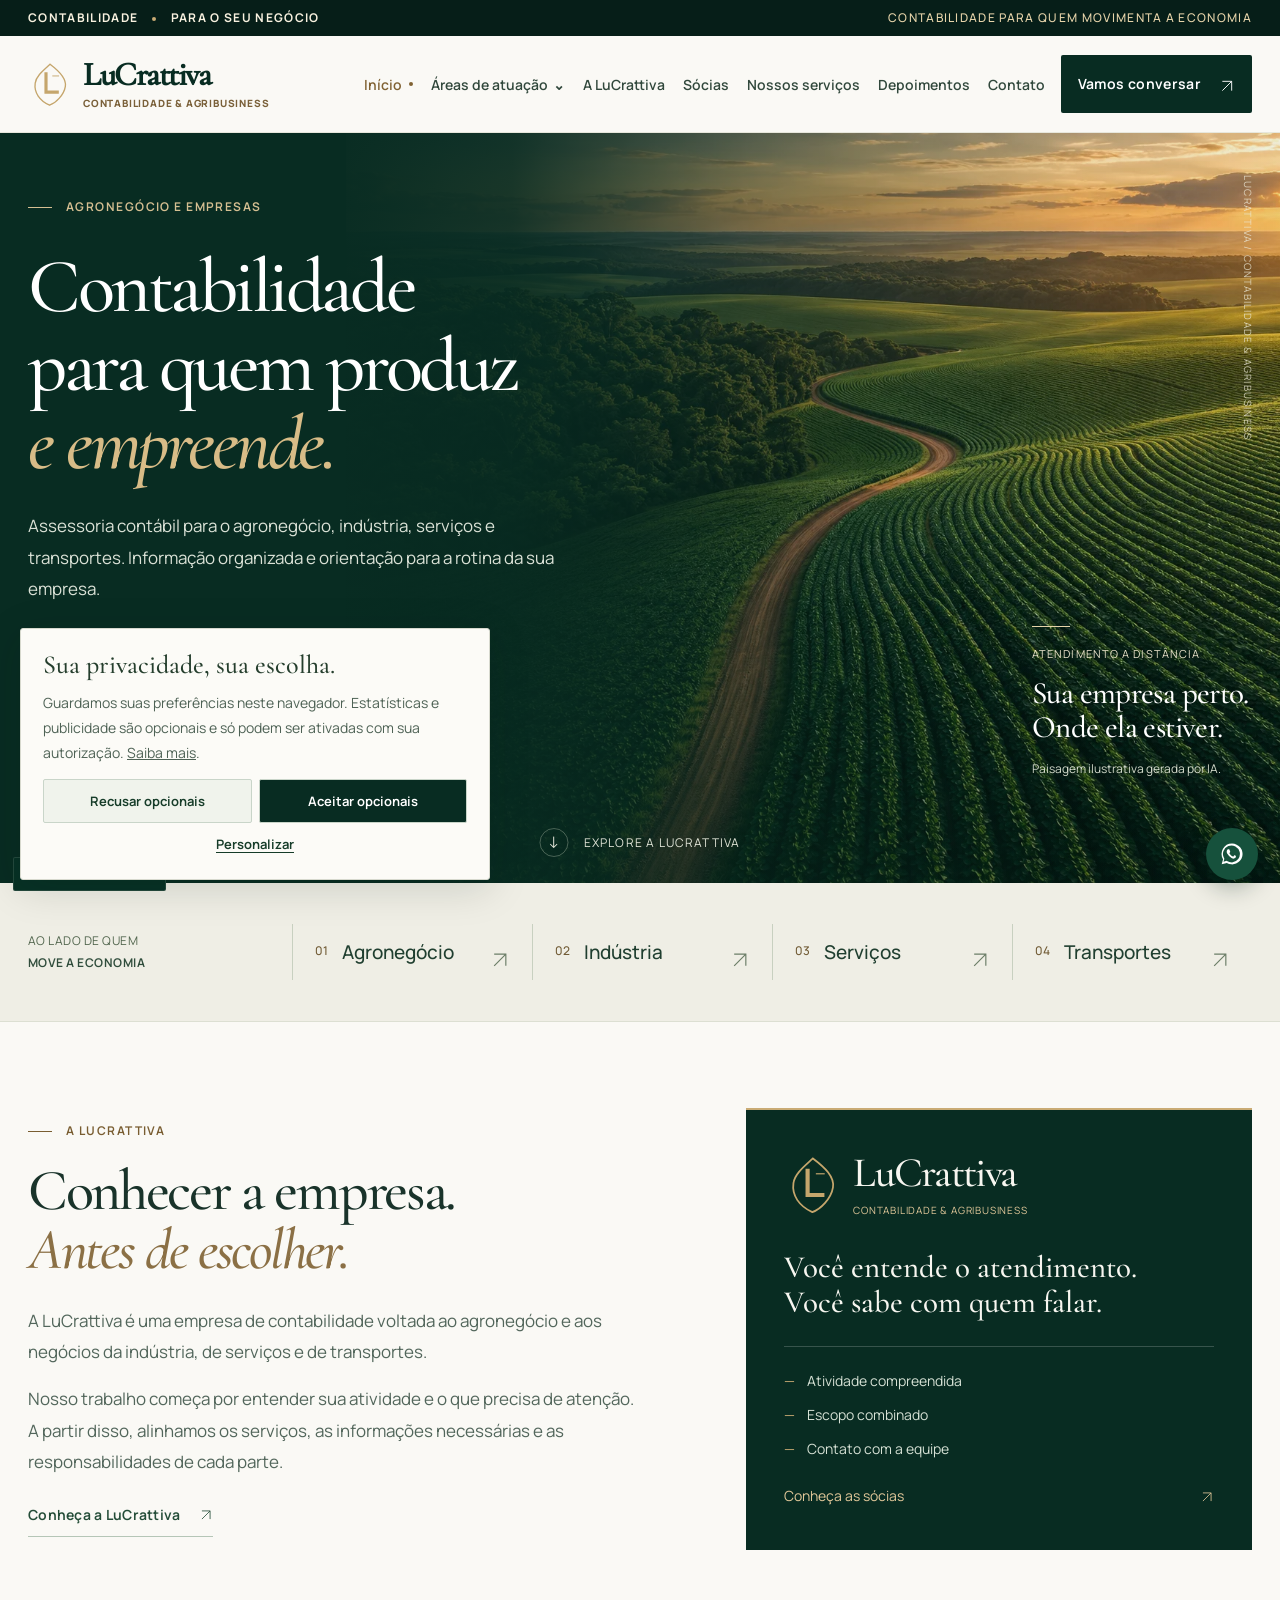
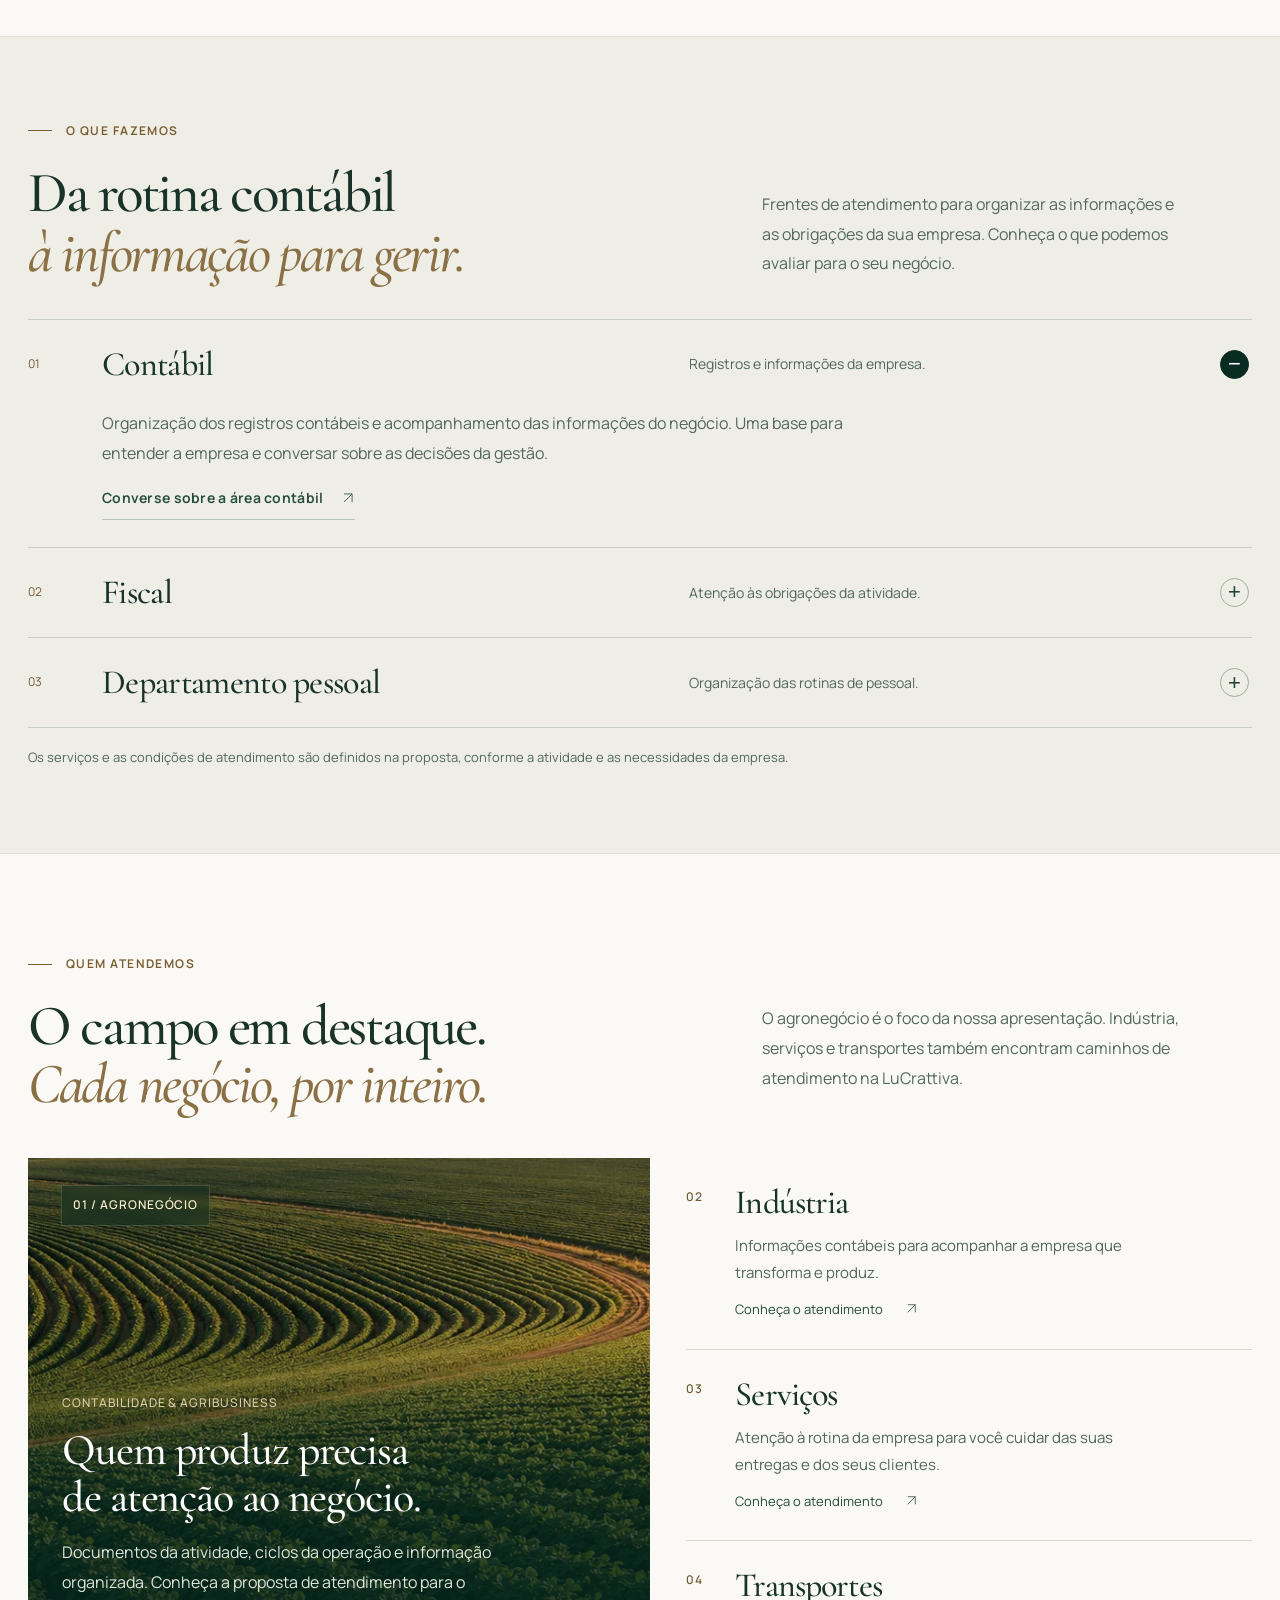
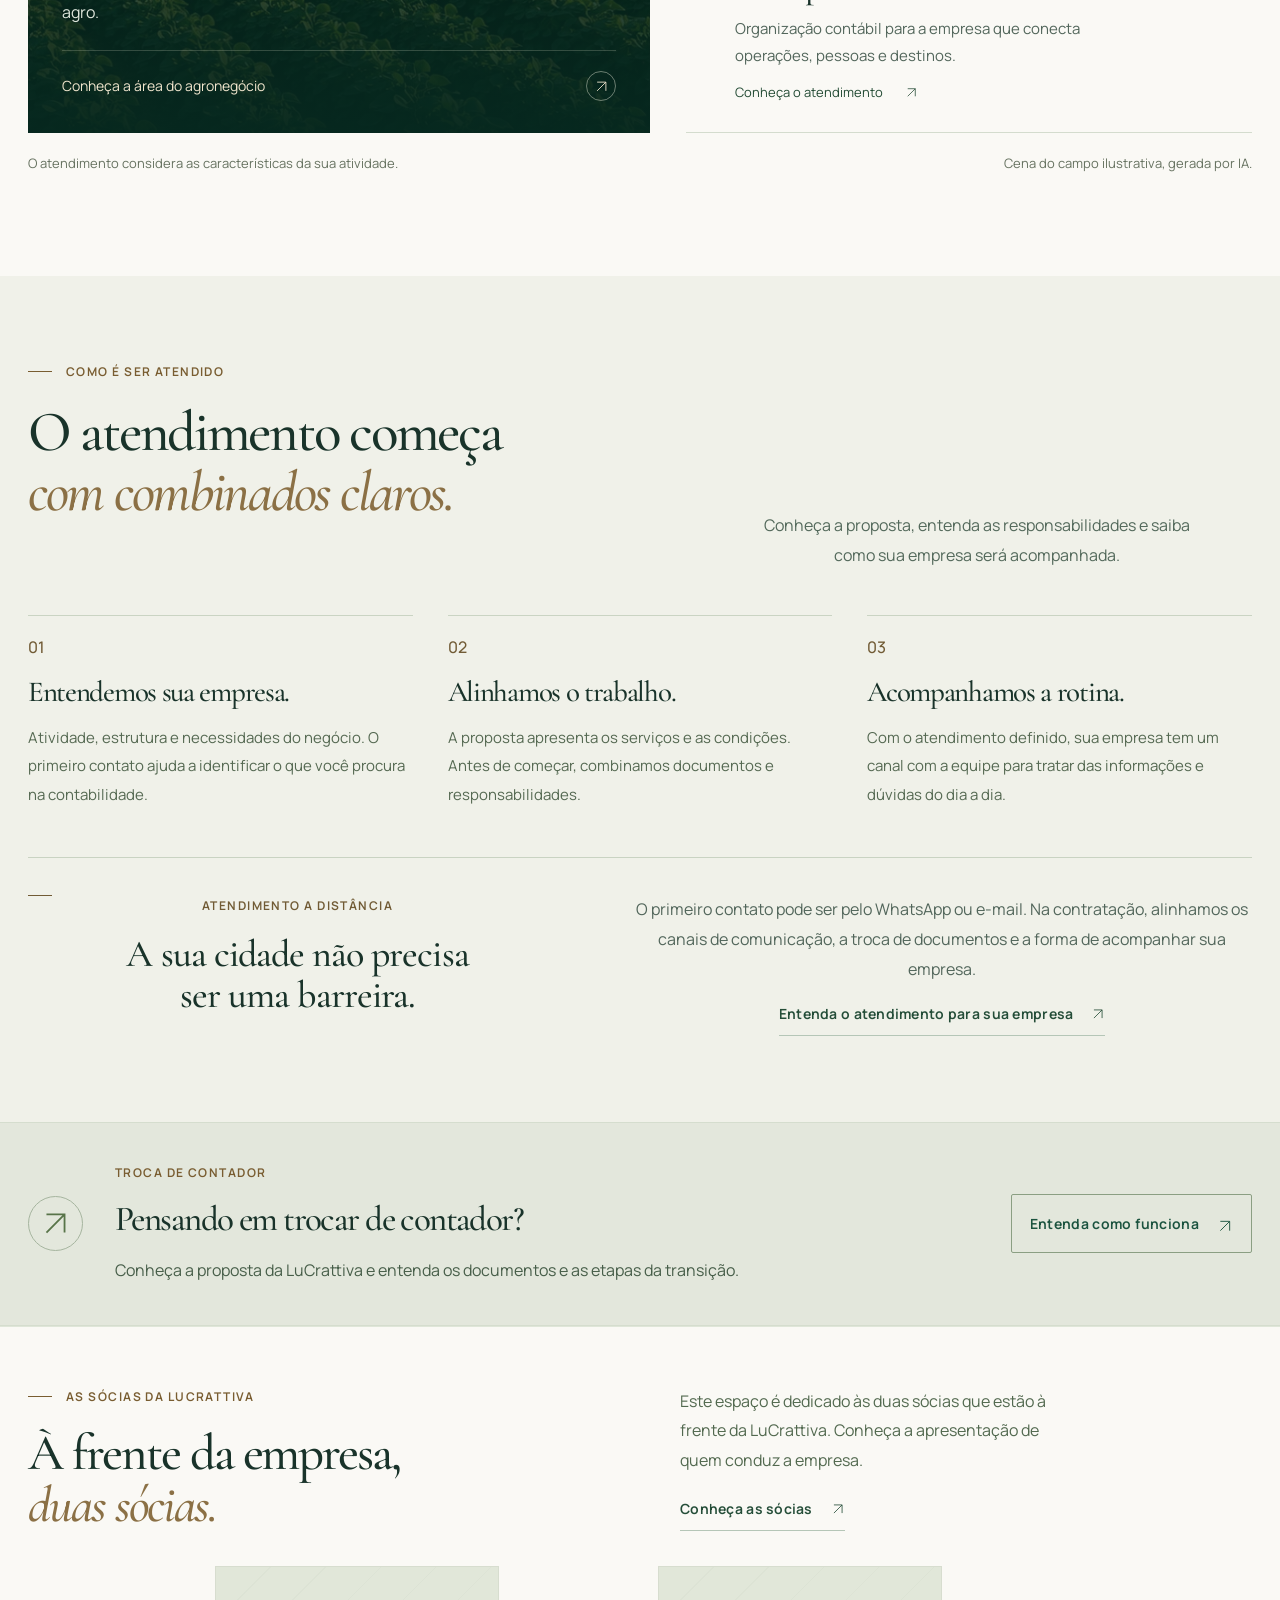
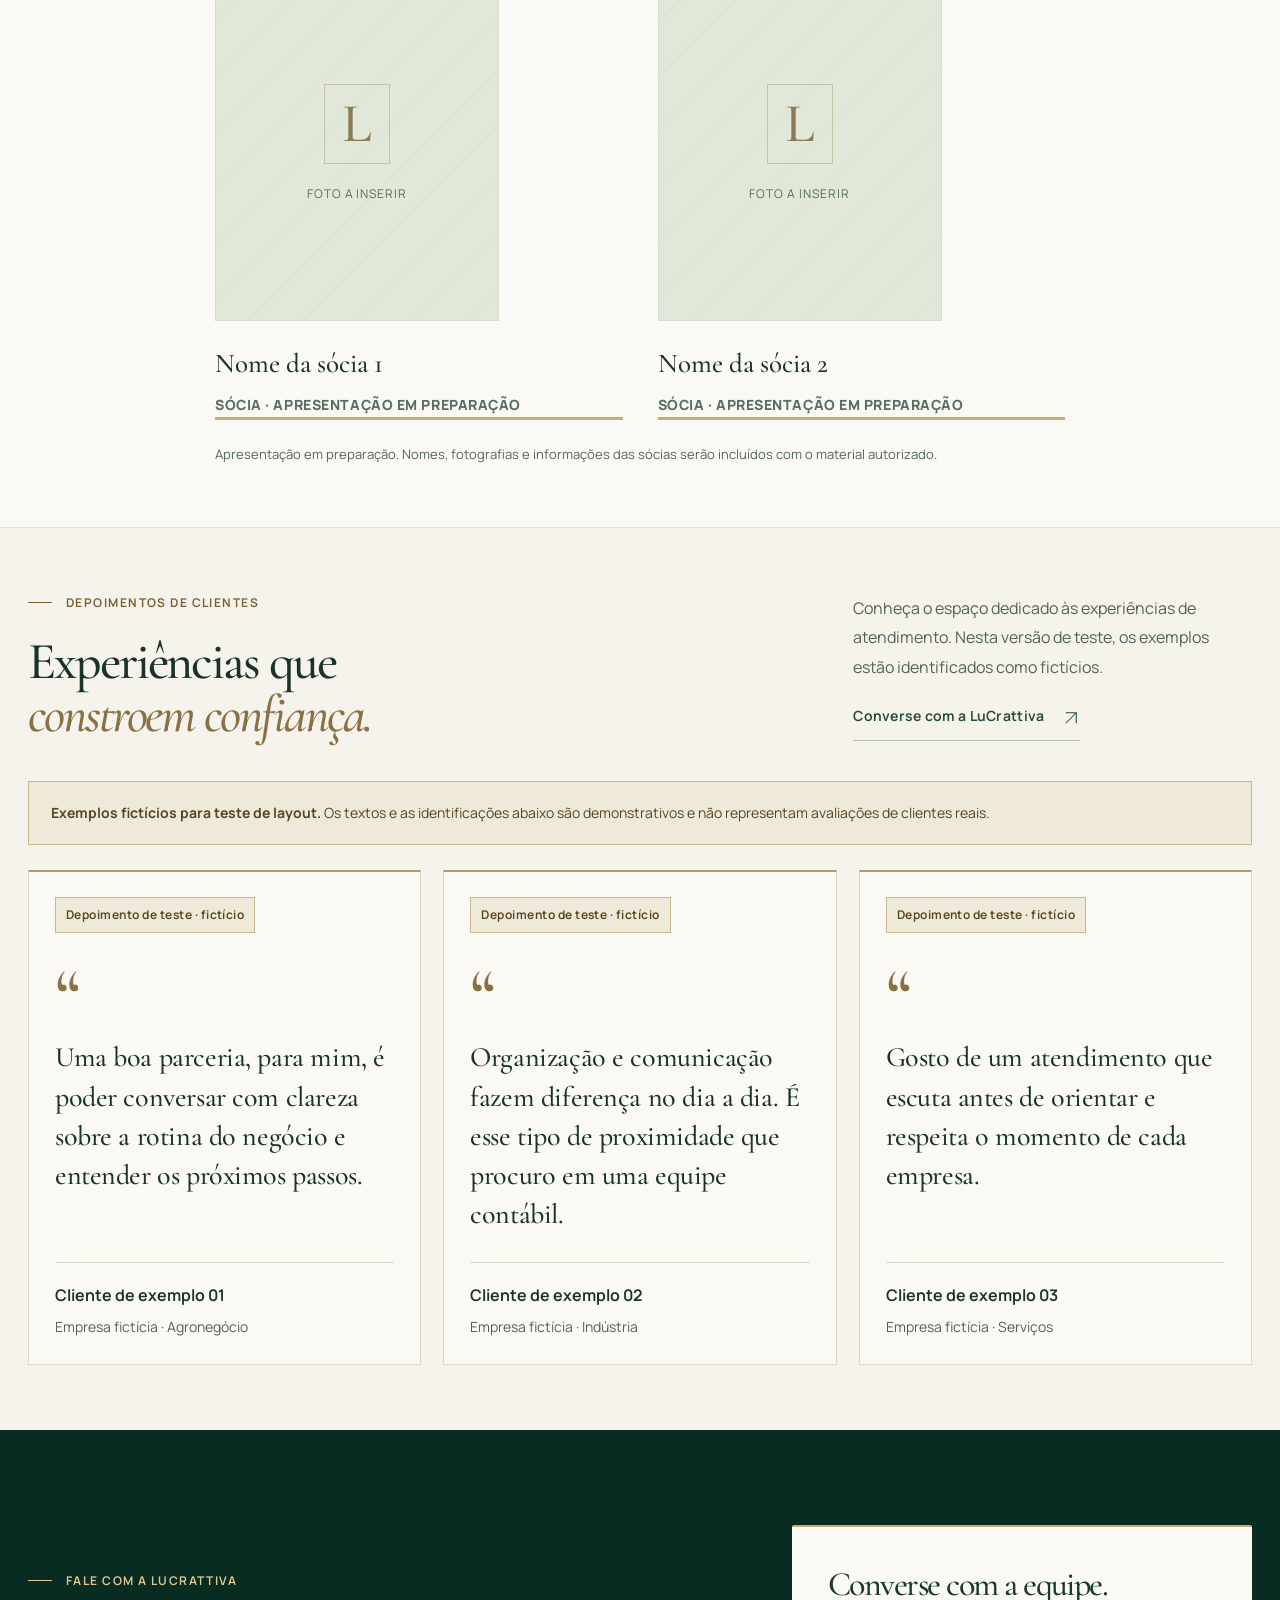
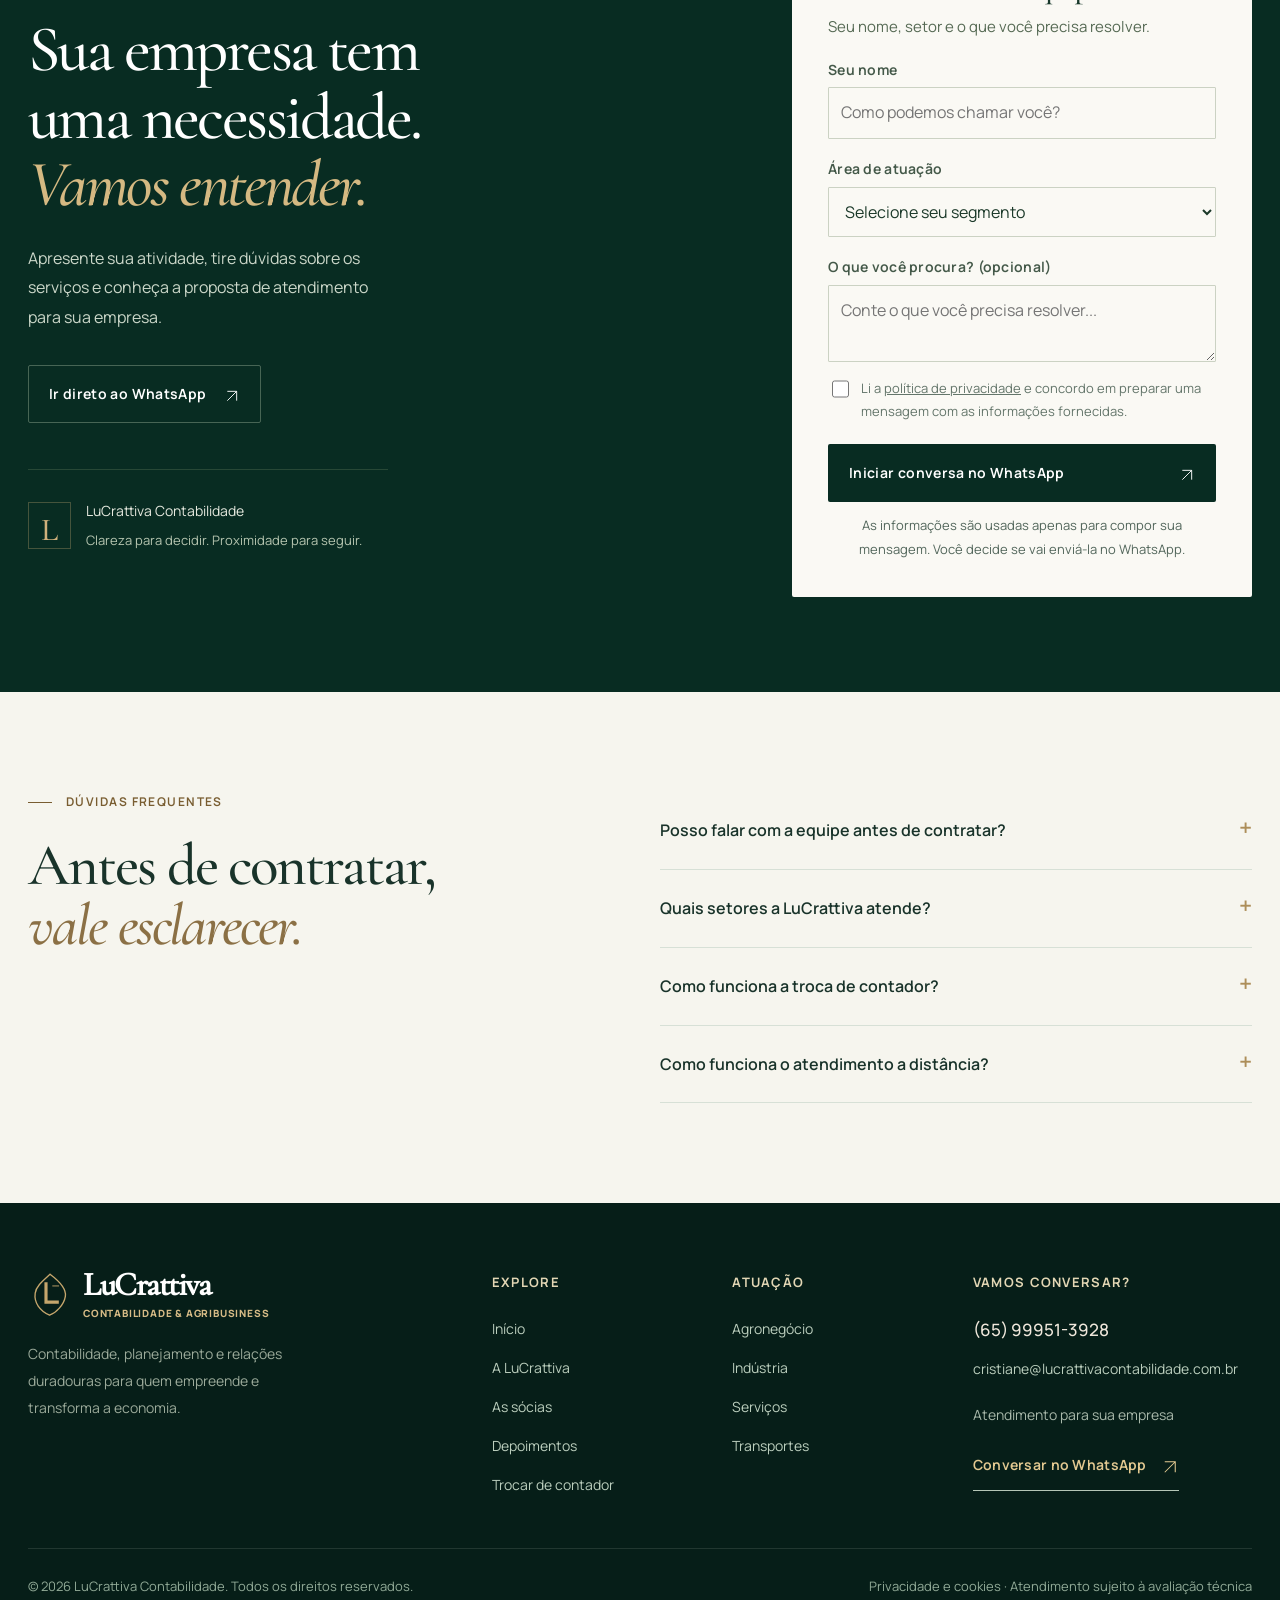
<file: index.html>
<!doctype html><html lang="pt-BR"><head><meta charset="utf-8"><meta name="viewport" content="width=device-width, initial-scale=1"><meta name="color-scheme" content="light"><meta name="theme-color" content="#082c22"><title>LuCrattiva Contabilidade | Agronegócio e empresas</title><meta name="description" content="Contabilidade e assessoria para agronegócio, indústria, serviços e transportes. Conheça a LuCrattiva e fale com a equipe pelo WhatsApp."><meta name="robots" content="noindex,nofollow"><link rel="canonical" href="https://www.lucrattivacontabilidade.com.br/"><meta property="og:type" content="website"><meta name="twitter:card" content="summary_large_image"><meta property="og:image:width" content="1200"><meta property="og:image:height" content="630"><meta property="og:image:alt" content="LuCrattiva: visão para decidir, parceria para ir mais longe."><meta property="og:locale" content="pt_BR"><meta property="og:site_name" content="LuCrattiva Contabilidade"><meta property="og:title" content="LuCrattiva Contabilidade | Agronegócio e empresas"><meta property="og:description" content="Contabilidade e assessoria para agronegócio, indústria, serviços e transportes. Conheça a LuCrattiva e fale com a equipe pelo WhatsApp."><meta property="og:image" content="https://www.lucrattivacontabilidade.com.br/assets/images/og-cover.jpg"><link rel="icon" type="image/svg+xml" href="/assets/images/logo-mark.svg"><link rel="preload" as="image" href="/assets/images/paisagem-editorial.webp" fetchpriority="high"><link rel="preload" href="/assets/fonts/manrope-latin-wght-normal.woff2" as="font" type="font/woff2" crossorigin><link rel="stylesheet" href="/assets/css/styles.css"><link rel="stylesheet" href="/assets/css/experience.css"><link rel="preload" href="/assets/fonts/cormorant-garamond-latin-500-normal.woff2" as="font" type="font/woff2" crossorigin><link rel="stylesheet" href="/assets/css/home.css"><link rel="stylesheet" href="/assets/css/testimonials.css"><link rel="stylesheet" href="/assets/css/readability.css"><link rel="stylesheet" href="/assets/css/refinements.css"></head><body class="home-page"><a class="skip" href="#conteudo">Pular para o conteúdo</a><div class="topline"><div class="container topline-content"><span>CONTABILIDADE <span class="dot"></span> PARA O SEU NEGÓCIO</span><span class="topline-highlight">CONTABILIDADE PARA QUEM MOVIMENTA A ECONOMIA</span></div></div><header class="header"><div class="container header-inner"><a href="/" class="wordmark" aria-label="LuCrattiva — página inicial"><img src="/assets/images/logo-mark.svg" class="wordmark-logo" alt=""><span><span class="wordmark-title">LuCrattiva</span><span class="wordmark-sub">CONTABILIDADE &amp; AGRIBUSINESS</span></span></a><button type="button" class="hamburger" data-menu-toggle aria-label="Abrir navegação" aria-controls="nav-principal" aria-expanded="false"><span></span><span></span><span></span></button><nav class="nav" id="nav-principal" data-main-nav aria-label="Navegação principal"><a href="/" aria-current="page">Início</a><div class="dropdown"><button class="nav-drop-trigger" type="button" aria-expanded="false">Áreas de atuação <span aria-hidden="true">⌄</span></button><div class="dropdown-menu"><a href="/agronegocio/">Agronegócio</a><a href="/industria/">Indústria</a><a href="/servicos/">Serviços</a><a href="/transportes/">Transportes</a><a href="/trocar-de-contador/">Trocar de contador</a></div></div><a href="/sobre/">A LuCrattiva</a><a href="/equipe/">Sócias</a><a href="/#solucoes">Nossos serviços</a><a href="#depoimentos">Depoimentos</a><a href="/contato/">Contato</a></nav><a class="btn btn-forest header-cta" data-whatsapp="geral" data-cta="header" href="#">Vamos conversar <span aria-hidden="true"><svg class="arrow-svg" viewBox="0 0 24 24" fill="none" stroke="currentColor" stroke-width="1.4" aria-hidden="true" focusable="false"><path d="M5 19 19 5M5 5h14v14"/></svg></span></a></div></header><main id="conteudo"><section class="hero" aria-labelledby="hero-title">
  <div class="hero-art" aria-hidden="true"></div>
  <div class="hero-coordinate" aria-hidden="true">LUCRATTIVA / CONTABILIDADE &amp; AGRIBUSINESS</div>
  <div class="container hero-grid">
    <div class="hero-content">
      <div class="eyebrow light">AGRONEGÓCIO E EMPRESAS</div>
      <h1 id="hero-title">Contabilidade<br>para quem produz<br><em>e empreende.</em></h1>
      <p>Assessoria contábil para o agronegócio, indústria, serviços e transportes. Informação organizada e orientação para a rotina da sua empresa.</p>
      <div class="hero-buttons">
        <a href="#" class="btn btn-gold" data-whatsapp="geral" data-cta="home-hero">Fale com a LuCrattiva <span aria-hidden="true"><svg class="arrow-svg" viewBox="0 0 24 24" fill="none" stroke="currentColor" stroke-width="1.4" aria-hidden="true" focusable="false"><path d="M5 19 19 5M5 5h14v14"/></svg></span></a>
        <a class="hero-secondary" href="#solucoes">Conheça nossos serviços <span aria-hidden="true">↓</span></a>
      </div>
      <div class="hero-below"><span class="location-mark" aria-hidden="true">✓</span><span>CONTÁBIL · FISCAL · PESSOAL<br><strong>PERTO DE QUEM EMPREENDE.</strong></span></div>
    </div>
    <aside class="hero-note"><span class="note-line" aria-hidden="true"></span><small>ATENDIMENTO A DISTÂNCIA</small><strong>Sua empresa perto.<br>Onde ela estiver.</strong><span class="art-caption">Paisagem ilustrativa gerada por IA.</span></aside>
  </div>
  <a class="hero-scroll" href="#areas" aria-label="Explorar áreas de atuação"><span aria-hidden="true">↓</span> EXPLORE A LUCRATTIVA</a>
</section><div class="ribbon"><div class="container ribbon-row"><span class="ribbon-label">AO LADO DE QUEM<br><strong>MOVE A ECONOMIA</strong></span><a href="/agronegocio/"><span aria-hidden="true">01</span> Agronegócio <i aria-hidden="true"><svg class="arrow-svg" viewBox="0 0 24 24" fill="none" stroke="currentColor" stroke-width="1.4" aria-hidden="true" focusable="false"><path d="M5 19 19 5M5 5h14v14"/></svg></i></a><a href="/industria/"><span aria-hidden="true">02</span> Indústria <i aria-hidden="true"><svg class="arrow-svg" viewBox="0 0 24 24" fill="none" stroke="currentColor" stroke-width="1.4" aria-hidden="true" focusable="false"><path d="M5 19 19 5M5 5h14v14"/></svg></i></a><a href="/servicos/"><span aria-hidden="true">03</span> Serviços <i aria-hidden="true"><svg class="arrow-svg" viewBox="0 0 24 24" fill="none" stroke="currentColor" stroke-width="1.4" aria-hidden="true" focusable="false"><path d="M5 19 19 5M5 5h14v14"/></svg></i></a><a href="/transportes/"><span aria-hidden="true">04</span> Transportes <i aria-hidden="true"><svg class="arrow-svg" viewBox="0 0 24 24" fill="none" stroke="currentColor" stroke-width="1.4" aria-hidden="true" focusable="false"><path d="M5 19 19 5M5 5h14v14"/></svg></i></a></div></div><section class="section company-overview" id="empresa" aria-labelledby="empresa-title"><div class="container company-overview-grid"><div class="company-introduction"><div class="eyebrow">A LUCRATTIVA</div><h2 class="display-heading" id="empresa-title">Conhecer a empresa.<br><em>Antes de escolher.</em></h2><p>A LuCrattiva é uma empresa de contabilidade voltada ao agronegócio e aos negócios da indústria, de serviços e de transportes.</p><p>Nosso trabalho começa por entender sua atividade e o que precisa de atenção. A partir disso, alinhamos os serviços, as informações necessárias e as responsabilidades de cada parte.</p><a class="text-arrow" href="/sobre/">Conheça a LuCrattiva <svg class="arrow-svg" viewBox="0 0 24 24" fill="none" stroke="currentColor" stroke-width="1.4" aria-hidden="true" focusable="false"><path d="M5 19 19 5M5 5h14v14"/></svg></a></div><aside class="company-identity" aria-label="Nossa forma de atender"><div class="identity-wordmark"><img src="/assets/images/logo-mark.svg" width="65" height="65" alt=""><span>LuCrattiva<small>CONTABILIDADE &amp; AGRIBUSINESS</small></span></div><p>Você entende o atendimento.<br>Você sabe com quem falar.</p><div class="identity-principles"><span>Atividade compreendida</span><span>Escopo combinado</span><span>Contato com a equipe</span></div><a href="/equipe/">Conheça as sócias <svg class="arrow-svg" viewBox="0 0 24 24" fill="none" stroke="currentColor" stroke-width="1.4" aria-hidden="true" focusable="false"><path d="M5 19 19 5M5 5h14v14"/></svg></a></aside></div></section><section class="section home-solutions" id="solucoes" aria-labelledby="solucoes-title"><div class="container"><div class="section-lead"><div><div class="eyebrow">O QUE FAZEMOS</div><h2 class="display-heading" id="solucoes-title">Da rotina contábil<br><em>à informação para gerir.</em></h2></div><p class="section-sub">Frentes de atendimento para organizar as informações e as obrigações da sua empresa. Conheça o que podemos avaliar para o seu negócio.</p></div><div class="solution-list">
<details class="solution-row" open><summary><span class="solution-number">01</span><h3>Contábil</h3><span class="solution-summary">Registros e informações da empresa.</span><span class="solution-toggle" aria-hidden="true"></span></summary><div class="solution-body"><p>Organização dos registros contábeis e acompanhamento das informações do negócio. Uma base para entender a empresa e conversar sobre as decisões da gestão.</p><a class="text-arrow" href="#atendimento" data-service-topic="atendimento contábil">Converse sobre a área contábil <svg class="arrow-svg" viewBox="0 0 24 24" fill="none" stroke="currentColor" stroke-width="1.4" aria-hidden="true" focusable="false"><path d="M5 19 19 5M5 5h14v14"/></svg></a></div></details>
<details class="solution-row"><summary><span class="solution-number">02</span><h3>Fiscal</h3><span class="solution-summary">Atenção às obrigações da atividade.</span><span class="solution-toggle" aria-hidden="true"></span></summary><div class="solution-body"><p>Acompanhamento das rotinas fiscais e das obrigações aplicáveis à empresa. Orientação para as dúvidas sobre documentos e informações da sua atividade.</p><a class="text-arrow" href="#atendimento" data-service-topic="rotinas fiscais">Converse sobre a área fiscal <svg class="arrow-svg" viewBox="0 0 24 24" fill="none" stroke="currentColor" stroke-width="1.4" aria-hidden="true" focusable="false"><path d="M5 19 19 5M5 5h14v14"/></svg></a></div></details>
<details class="solution-row"><summary><span class="solution-number">03</span><h3>Departamento pessoal</h3><span class="solution-summary">Organização das rotinas de pessoal.</span><span class="solution-toggle" aria-hidden="true"></span></summary><div class="solution-body"><p>Atendimento às rotinas de pessoal previstas na contratação, com alinhamento dos documentos e das responsabilidades entre sua empresa e a equipe.</p><a class="text-arrow" href="#atendimento" data-service-topic="departamento pessoal">Converse sobre a área de pessoal <svg class="arrow-svg" viewBox="0 0 24 24" fill="none" stroke="currentColor" stroke-width="1.4" aria-hidden="true" focusable="false"><path d="M5 19 19 5M5 5h14v14"/></svg></a></div></details>
</div><p class="solution-scope">Os serviços e as condições de atendimento são definidos na proposta, conforme a atividade e as necessidades da empresa.</p></div></section><section class="section areas-section sectors-refined" id="areas" aria-labelledby="areas-title"><div class="container"><div class="section-lead"><div><div class="eyebrow">QUEM ATENDEMOS</div><h2 class="display-heading" id="areas-title">O campo em destaque.<br><em>Cada negócio, por inteiro.</em></h2></div><p class="section-sub">O agronegócio é o foco da nossa apresentação. Indústria, serviços e transportes também encontram caminhos de atendimento na LuCrattiva.</p></div><div class="sector-grid">
<a class="sector-card sector-featured" href="/agronegocio/" data-sector="agro" data-cta="home-sector"><span class="sector-index">01 / AGRONEGÓCIO</span><div class="sector-card-inner"><span class="sector-kicker">CONTABILIDADE &amp; AGRIBUSINESS</span><h3>Quem produz precisa<br>de atenção ao negócio.</h3><p>Documentos da atividade, ciclos da operação e informação organizada. Conheça a proposta de atendimento para o agro.</p><span class="sector-more">Conheça a área do agronegócio <span class="card-arrow" aria-hidden="true"><svg class="arrow-svg" viewBox="0 0 24 24" fill="none" stroke="currentColor" stroke-width="1.4" aria-hidden="true" focusable="false"><path d="M5 19 19 5M5 5h14v14"/></svg></span></span></div></a>
<a class="sector-card sector-compact" href="/industria/" data-sector="industria" data-cta="home-sector"><span class="sector-index">02</span><div class="sector-card-inner"><h3>Indústria</h3><p>Informações contábeis para acompanhar a empresa que transforma e produz.</p><span class="sector-more">Conheça o atendimento <svg class="arrow-svg" viewBox="0 0 24 24" fill="none" stroke="currentColor" stroke-width="1.4" aria-hidden="true" focusable="false"><path d="M5 19 19 5M5 5h14v14"/></svg></span></div></a>
<a class="sector-card sector-compact" href="/servicos/" data-sector="servicos" data-cta="home-sector"><span class="sector-index">03</span><div class="sector-card-inner"><h3>Serviços</h3><p>Atenção à rotina da empresa para você cuidar das suas entregas e dos seus clientes.</p><span class="sector-more">Conheça o atendimento <svg class="arrow-svg" viewBox="0 0 24 24" fill="none" stroke="currentColor" stroke-width="1.4" aria-hidden="true" focusable="false"><path d="M5 19 19 5M5 5h14v14"/></svg></span></div></a>
<a class="sector-card sector-compact" href="/transportes/" data-sector="transportes" data-cta="home-sector"><span class="sector-index">04</span><div class="sector-card-inner"><h3>Transportes</h3><p>Organização contábil para a empresa que conecta operações, pessoas e destinos.</p><span class="sector-more">Conheça o atendimento <svg class="arrow-svg" viewBox="0 0 24 24" fill="none" stroke="currentColor" stroke-width="1.4" aria-hidden="true" focusable="false"><path d="M5 19 19 5M5 5h14v14"/></svg></span></div></a>
</div><div class="sector-footnote"><span>O atendimento considera as características da sua atividade.</span><span>Cena do campo ilustrativa, gerada por IA.</span></div></div></section><section class="section process working-refined" id="como-funciona" aria-labelledby="process-title"><div class="container"><div class="section-lead"><div><div class="eyebrow">COMO É SER ATENDIDO</div><h2 class="display-heading" id="process-title">O atendimento começa<br><em>com combinados claros.</em></h2></div><p class="section-sub">Conheça a proposta, entenda as responsabilidades e saiba como sua empresa será acompanhada.</p></div><div class="process-grid"><article class="process-card"><div class="process-top"><span class="process-no">01</span></div><h3>Entendemos sua empresa.</h3><p>Atividade, estrutura e necessidades do negócio. O primeiro contato ajuda a identificar o que você procura na contabilidade.</p></article><article class="process-card"><div class="process-top"><span class="process-no">02</span></div><h3>Alinhamos o trabalho.</h3><p>A proposta apresenta os serviços e as condições. Antes de começar, combinamos documentos e responsabilidades.</p></article><article class="process-card"><div class="process-top"><span class="process-no">03</span></div><h3>Acompanhamos a rotina.</h3><p>Com o atendimento definido, sua empresa tem um canal com a equipe para tratar das informações e dúvidas do dia a dia.</p></article></div><div class="distance-panel" id="atendimento-distancia"><div><span class="eyebrow">ATENDIMENTO A DISTÂNCIA</span><h3>A sua cidade não precisa<br>ser uma barreira.</h3></div><div><p>O primeiro contato pode ser pelo WhatsApp ou e-mail. Na contratação, alinhamos os canais de comunicação, a troca de documentos e a forma de acompanhar sua empresa.</p><a class="text-arrow" href="/contato/">Entenda o atendimento para sua empresa <svg class="arrow-svg" viewBox="0 0 24 24" fill="none" stroke="currentColor" stroke-width="1.4" aria-hidden="true" focusable="false"><path d="M5 19 19 5M5 5h14v14"/></svg></a></div></div></div></section><section class="switch-section"><div class="container switch-inner"><div class="switch-icon" aria-hidden="true"><svg class="arrow-svg" viewBox="0 0 24 24" fill="none" stroke="currentColor" stroke-width="1.4" aria-hidden="true" focusable="false"><path d="M5 19 19 5M5 5h14v14"/></svg></div><div><div class="eyebrow">TROCA DE CONTADOR</div><h2>Pensando em trocar de contador?</h2><p>Conheça a proposta da LuCrattiva e entenda os documentos e as etapas da transição.</p></div><a class="btn btn-outline" href="/trocar-de-contador/">Entenda como funciona <span aria-hidden="true"><svg class="arrow-svg" viewBox="0 0 24 24" fill="none" stroke="currentColor" stroke-width="1.4" aria-hidden="true" focusable="false"><path d="M5 19 19 5M5 5h14v14"/></svg></span></a></div></section><section class="section team-section team-refined partners-section" id="socias" aria-labelledby="team-title"><div class="container"><div class="team-intro"><div><div class="eyebrow">AS SÓCIAS DA LUCRATTIVA</div><h2 class="display-heading" id="team-title">À frente da empresa,<br><em>duas sócias.</em></h2></div><div><p>Este espaço é dedicado às duas sócias que estão à frente da LuCrattiva. Conheça a apresentação de quem conduz a empresa.</p><a class="text-arrow" href="/equipe/">Conheça as sócias <svg class="arrow-svg" viewBox="0 0 24 24" fill="none" stroke="currentColor" stroke-width="1.4" aria-hidden="true" focusable="false"><path d="M5 19 19 5M5 5h14v14"/></svg></a></div></div><div class="team-grid" data-team-grid><noscript><p>Entre em contato para conhecer as sócias.</p></noscript></div><p class="partners-note">Apresentação em preparação. Nomes, fotografias e informações das sócias serão incluídos com o material autorizado.</p></div></section><section class="section testimonials-section" id="depoimentos" aria-labelledby="testimonials-title" data-testimonials><div class="container"><div class="testimonials-intro"><div><div class="eyebrow">DEPOIMENTOS DE CLIENTES</div><h2 class="display-heading" id="testimonials-title">Experiências que<br><em>constroem confiança.</em></h2></div><div><p>Conheça o espaço dedicado às experiências de atendimento. Nesta versão de teste, os exemplos estão identificados como fictícios.</p><a class="text-arrow" href="#atendimento">Converse com a LuCrattiva <span aria-hidden="true"><svg class="arrow-svg" viewBox="0 0 24 24" fill="none" stroke="currentColor" stroke-width="1.4" aria-hidden="true" focusable="false"><path d="M5 19 19 5M5 5h14v14"/></svg></span></a></div></div><p class="testimonials-example-notice" data-testimonials-example-notice hidden><strong>Exemplos fictícios para teste de layout.</strong> Os textos e as identificações abaixo são demonstrativos e não representam avaliações de clientes reais.</p><div class="testimonials-grid" data-testimonials-grid hidden></div><div class="testimonials-empty" data-testimonials-empty><div><span class="testimonials-empty-label">CADA PARCERIA TEM UMA HISTÓRIA</span><h3>Experiências que merecem ser compartilhadas.</h3><p>Este espaço está reservado a relatos de clientes, publicados com sua autorização. Em breve, você poderá conhecer essas experiências por aqui.</p></div><a class="text-arrow" href="/sobre/">Conheça nossa forma de trabalhar <span aria-hidden="true"><svg class="arrow-svg" viewBox="0 0 24 24" fill="none" stroke="currentColor" stroke-width="1.4" aria-hidden="true" focusable="false"><path d="M5 19 19 5M5 5h14v14"/></svg></span></a></div></div></section><section class="contact-wrap" id="atendimento"><div class="container contact-grid"><div><div class="eyebrow light">FALE COM A LUCRATTIVA</div><h2>Sua empresa tem<br>uma necessidade.<br><em>Vamos entender.</em></h2><p>Apresente sua atividade, tire dúvidas sobre os serviços e conheça a proposta de atendimento para sua empresa.</p><div style="margin-top:32px"><a href="#" class="btn btn-outline-light" data-whatsapp="geral" data-cta="contact-left">Ir direto ao WhatsApp <span aria-hidden="true"><svg class="arrow-svg" viewBox="0 0 24 24" fill="none" stroke="currentColor" stroke-width="1.4" aria-hidden="true" focusable="false"><path d="M5 19 19 5M5 5h14v14"/></svg></span></a></div><div class="contact-signature"><span aria-hidden="true">L</span><p>LuCrattiva Contabilidade<small>Clareza para decidir. Proximidade para seguir.</small></p></div></div><form class="contact-card" data-lead-form><h3>Converse com a equipe.</h3><p>Seu nome, setor e o que você precisa resolver.</p><label for="lead-name">Seu nome</label><input id="lead-name" name="name" placeholder="Como podemos chamar você?" maxlength="80" required autocomplete="name"><label for="lead-segment">Área de atuação</label><select id="lead-segment" name="segment" required><option value="" disabled selected>Selecione seu segmento</option><option value="agro">Agronegócio</option><option value="industria">Indústria</option><option value="servicos">Serviços</option><option value="transportes">Transportes</option><option value="troca">Quero trocar de contador</option><option value="geral">Outros assuntos</option></select><label for="lead-issue">O que você procura? (opcional)</label><textarea id="lead-issue" name="issue" maxlength="400" placeholder="Conte o que você precisa resolver..."></textarea><div class="form-checkbox"><input type="checkbox" id="lead-privacy" required><label for="lead-privacy">Li a <a href="/privacidade/" target="_blank" rel="noopener">política de privacidade</a> e concordo em preparar uma mensagem com as informações fornecidas.</label></div><button type="submit" class="btn btn-forest form-submit">Iniciar conversa no WhatsApp <span aria-hidden="true"><svg class="arrow-svg" viewBox="0 0 24 24" fill="none" stroke="currentColor" stroke-width="1.4" aria-hidden="true" focusable="false"><path d="M5 19 19 5M5 5h14v14"/></svg></span></button><div class="form-disclaimer">As informações são usadas apenas para compor sua mensagem. Você decide se vai enviá-la no WhatsApp.</div></form></div></section><section class="section section-cream home-faq"><div class="container faq-grid"><div><div class="eyebrow">DÚVIDAS FREQUENTES</div><h2>Antes de contratar,<br><em>vale esclarecer.</em></h2></div><div><details class="faq-item"><summary>Posso falar com a equipe antes de contratar?</summary><p>Sim. Conte sua atividade e o que precisa resolver. A equipe apresenta as possibilidades de atendimento e esclarece as condições antes da contratação.</p></details><details class="faq-item"><summary>Quais setores a LuCrattiva atende?</summary><p>Agronegócio, indústria, serviços e transportes são as áreas apresentadas no site. O atendimento é definido conforme as necessidades e as características da sua empresa.</p></details><details class="faq-item"><summary>Como funciona a troca de contador?</summary><p>Primeiro, entendemos o momento da sua empresa. Documentos, prazos e responsabilidades da transição são alinhados antes do início do trabalho.</p></details><details class="faq-item"><summary>Como funciona o atendimento a distância?</summary><p>O contato inicial é pelo WhatsApp ou e-mail. Na contratação, combinamos os canais de comunicação, a troca de documentos e as responsabilidades de cada parte.</p></details></div></div></section></main><footer class="footer"><div class="container"><div class="footer-grid"><div class="footer-brand"><a href="/" class="wordmark"><img class="wordmark-logo" src="/assets/images/logo-mark.svg" alt=""><span><span class="wordmark-title">LuCrattiva</span><span class="wordmark-sub">CONTABILIDADE &amp; AGRIBUSINESS</span></span></a><p>Contabilidade, planejamento e relações duradouras para quem empreende e transforma a economia.</p></div><div><h4>Explore</h4><div class="footer-links"><a href="/">Início</a><a href="/sobre/">A LuCrattiva</a><a href="/equipe/">As sócias</a><a href="#depoimentos">Depoimentos</a><a href="/trocar-de-contador/">Trocar de contador</a></div></div><div><h4>Atuação</h4><div class="footer-links"><a href="/agronegocio/">Agronegócio</a><a href="/industria/">Indústria</a><a href="/servicos/">Serviços</a><a href="/transportes/">Transportes</a></div></div><div class="footer-contact"><h4>Vamos conversar?</h4><strong data-public-phone>(65) 99951-3928</strong><a data-email href="mailto:cristiane@lucrattivacontabilidade.com.br">cristiane@lucrattivacontabilidade.com.br</a><p style="margin-top:20px">Atendimento para sua empresa</p><a class="text-arrow" data-whatsapp="geral" data-cta="footer" href="#" style="color:#e3c991;margin-top:20px">Conversar no WhatsApp <span><svg class="arrow-svg" viewBox="0 0 24 24" fill="none" stroke="currentColor" stroke-width="1.4" aria-hidden="true" focusable="false"><path d="M5 19 19 5M5 5h14v14"/></svg></span></a></div></div><div class="footer-bottom"><span>© <span id="copyright-year">2026</span> LuCrattiva Contabilidade. Todos os direitos reservados.</span><span><a href="/privacidade/">Privacidade e cookies</a> · Atendimento sujeito à avaliação técnica</span></div></div></footer><a href="#" class="floating-wa" data-whatsapp="geral" data-cta="floating" aria-label="Conversar com a LuCrattiva pelo WhatsApp"><svg viewBox="0 0 32 32" fill="currentColor" aria-hidden="true"><path d="M16.02 3.2A12.76 12.76 0 0 0 5 22.46L3.3 28.7l6.38-1.67A12.8 12.8 0 1 0 16.02 3.2Zm0 23.18c-2.2 0-4.35-.58-6.21-1.7l-.45-.27-3.77.99 1.01-3.67-.3-.48a10.43 10.43 0 1 1 9.72 5.13Zm5.74-7.81c-.32-.16-1.89-.93-2.19-1.04-.29-.1-.5-.16-.71.16s-.82 1.04-1 1.25c-.18.2-.37.23-.69.08a8.76 8.76 0 0 1-2.57-1.59 9.54 9.54 0 0 1-1.78-2.22c-.18-.32-.02-.49.14-.65.14-.14.32-.37.47-.55.16-.18.21-.32.32-.53.1-.21.05-.4-.03-.56-.08-.16-.71-1.71-.97-2.34-.26-.62-.52-.53-.71-.54h-.61c-.21 0-.55.08-.84.4-.29.32-1.1 1.08-1.1 2.64s1.13 3.07 1.29 3.28a12 12 0 0 0 4.6 4.67c1.61.7 2.24.76 3.04.64.93-.14 1.89-.77 2.16-1.52.27-.74.27-1.37.19-1.5s-.29-.21-.61-.37Z"/></svg><span class="wa-dot" aria-hidden="true"></span></a><div class="consent-banner" data-consent-banner hidden role="dialog" aria-label="Preferências de privacidade" aria-modal="false"><strong>Sua privacidade, sua escolha.</strong><p>Guardamos suas preferências neste navegador. Estatísticas e publicidade são opcionais e só podem ser ativadas com sua autorização. <a href="/privacidade/">Saiba mais</a>.</p><div class="consent-preferences" data-consent-preferences hidden><label><input type="checkbox" name="analytics-consent"> Estatísticas</label><label><input type="checkbox" name="marketing-consent"> Publicidade/remarketing</label></div><div class="consent-buttons"><button type="button" data-consent-reject>Recusar opcionais</button><button type="button" data-consent-configure>Personalizar</button><button type="button" data-consent-save hidden>Salvar preferências</button><button class="primary" type="button" data-consent-all>Aceitar opcionais</button></div></div><button type="button" class="cookie-reopen" data-consent-reopen>Preferências de cookies</button><script>document.getElementById('copyright-year').textContent=new Date().getFullYear()</script><script src="/assets/js/config.js" defer></script><script src="/assets/js/site.js" defer></script><script src="/assets/js/testimonials.js" defer></script></body></html>
</file>
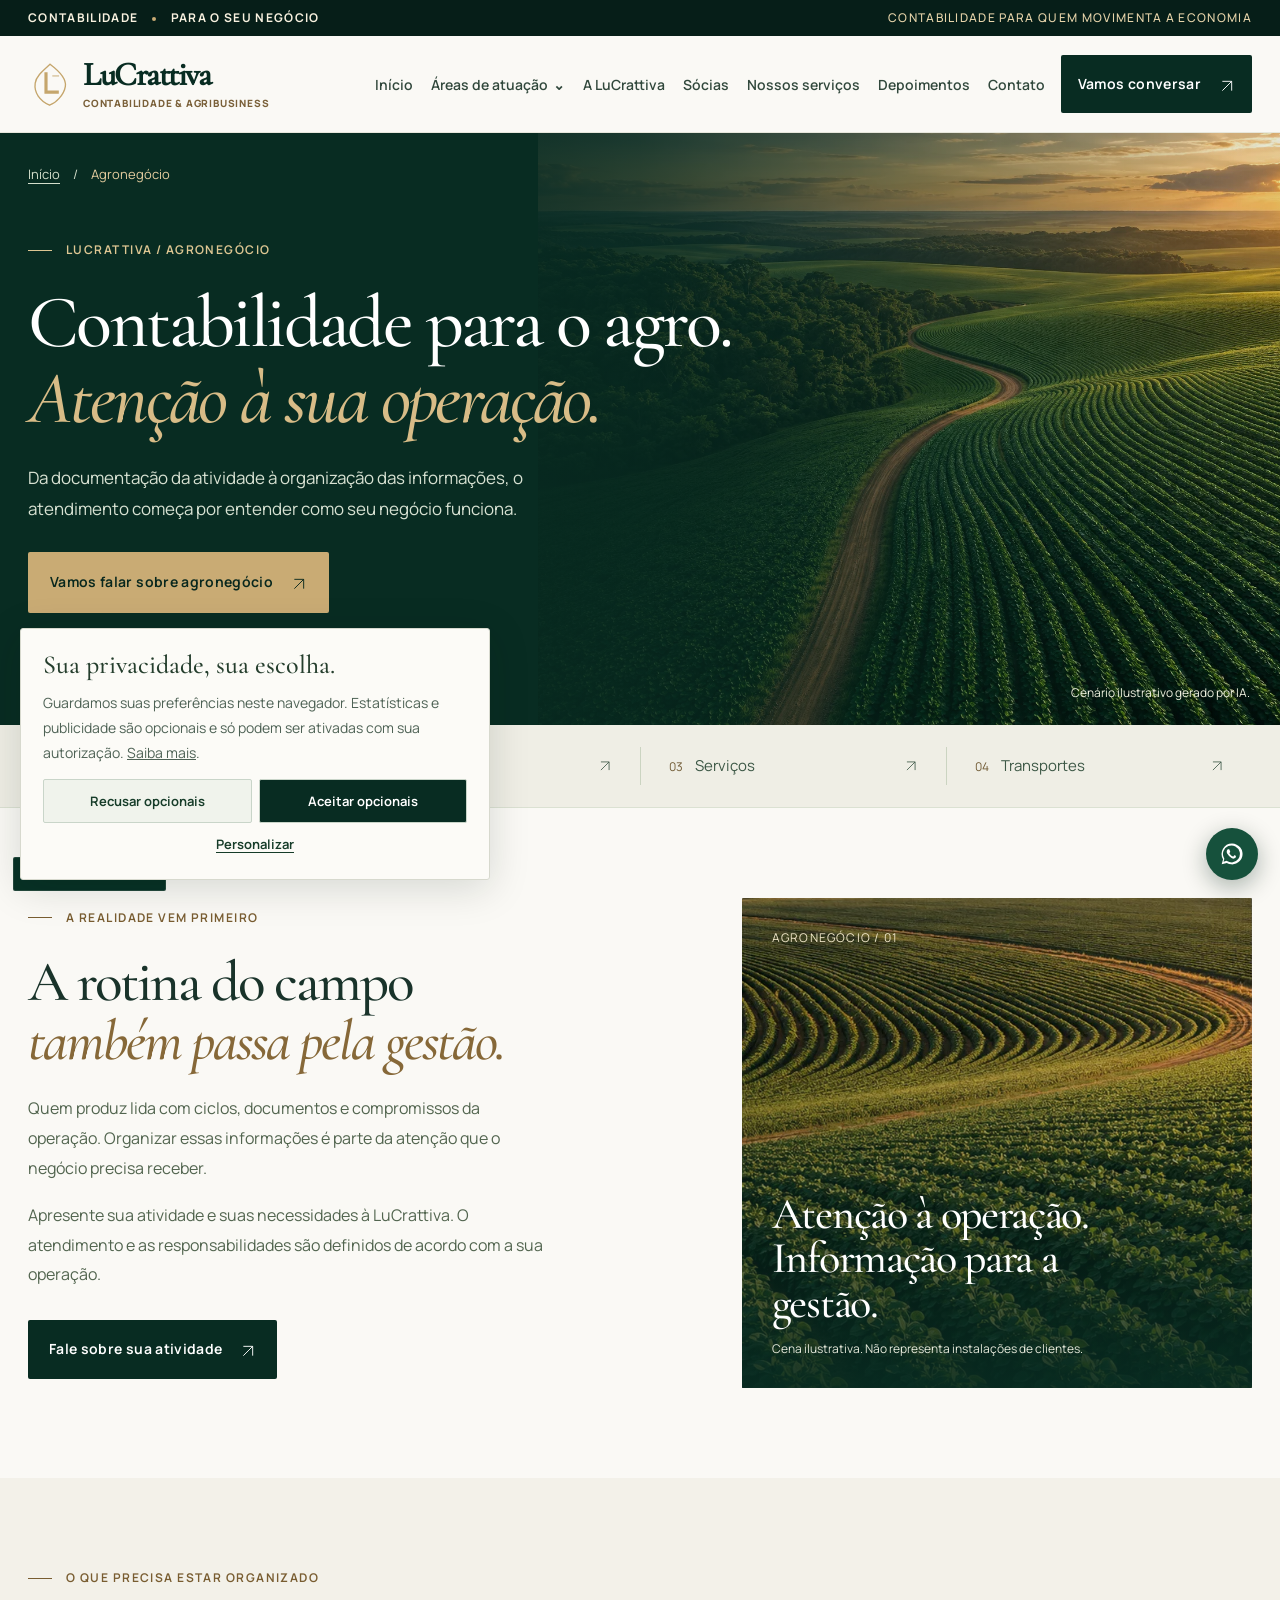
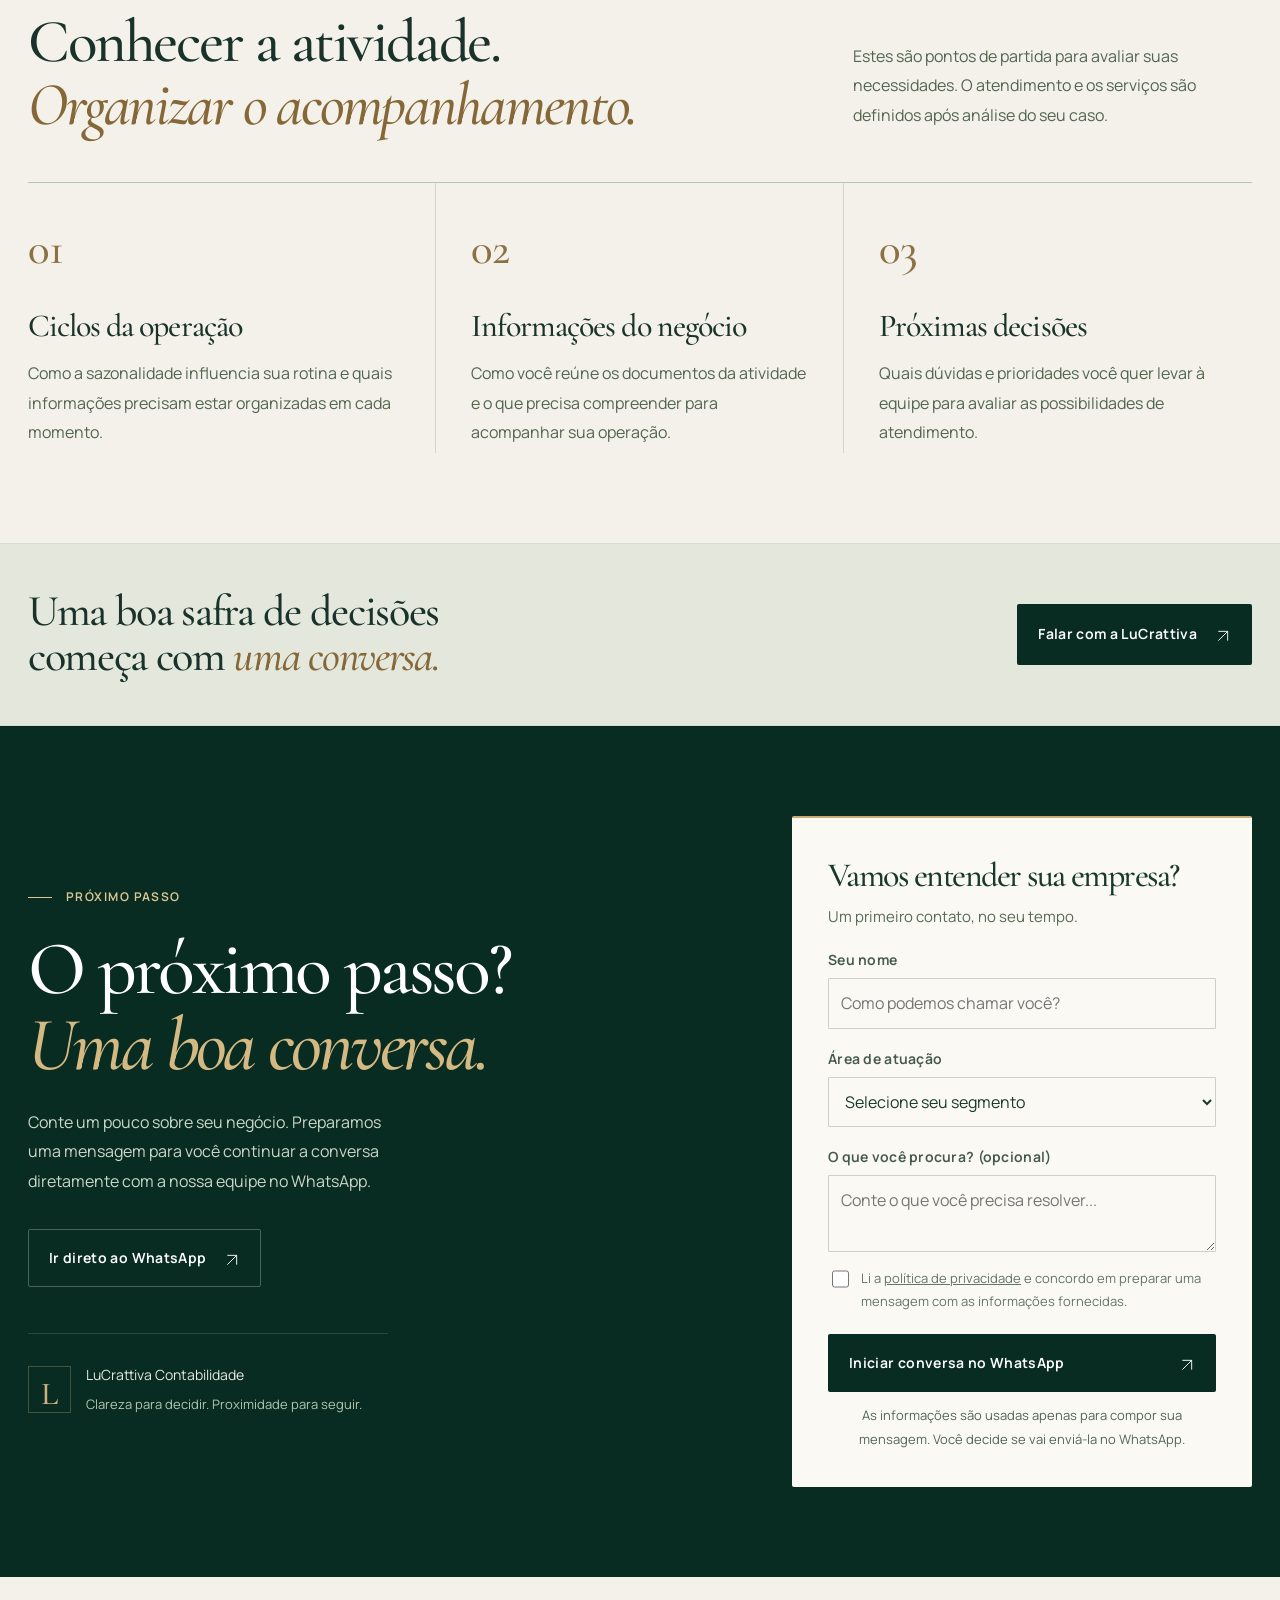
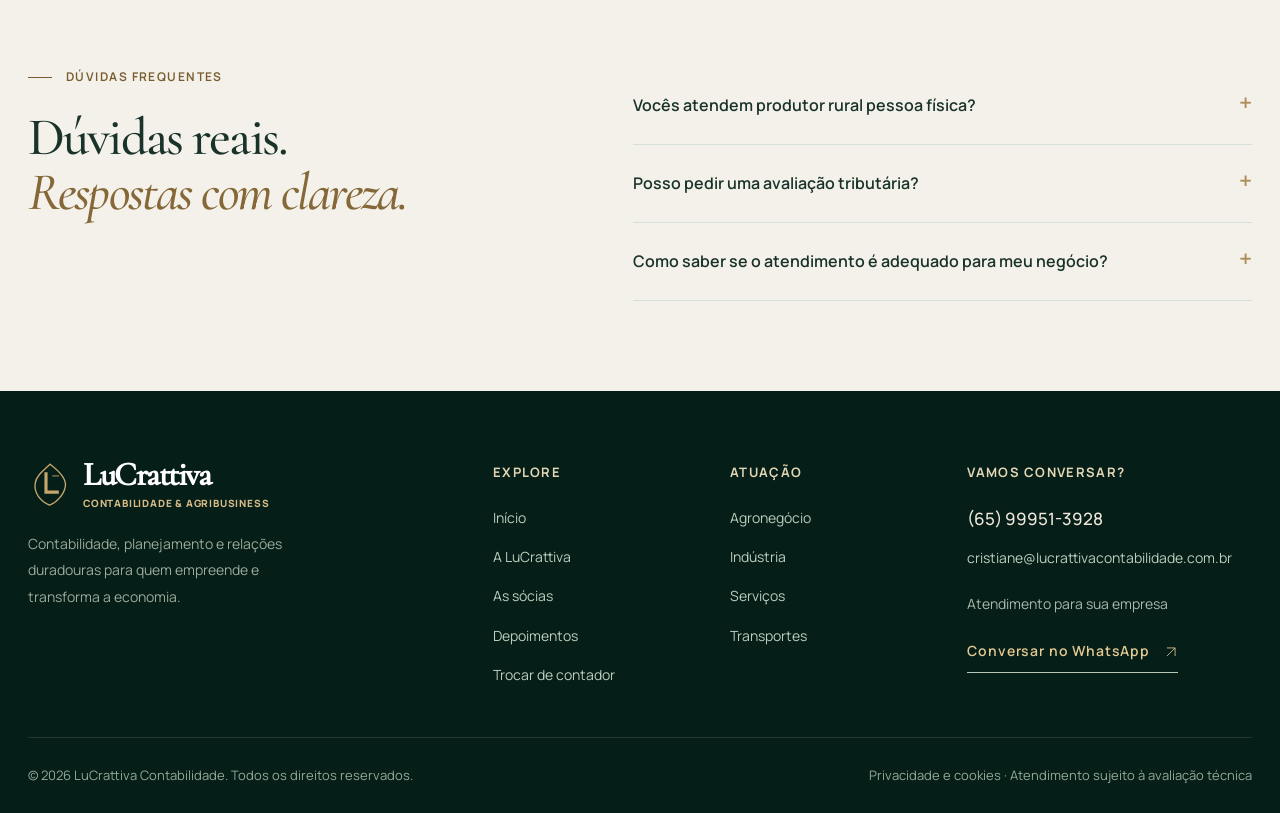
<file: agronegocio/index.html>
<!doctype html><html lang="pt-BR"><head><meta charset="utf-8"><meta name="viewport" content="width=device-width, initial-scale=1"><meta name="color-scheme" content="light"><meta name="theme-color" content="#082c22"><title>Agronegócio | LuCrattiva Contabilidade</title><meta name="description" content="A rotina agro pede organização, clareza e acompanhamento contábil alinhado à dinâmica de quem produz e empreende."><meta name="robots" content="noindex,nofollow"><link rel="canonical" href="https://www.lucrattivacontabilidade.com.br/agronegocio/"><meta property="og:type" content="website"><meta name="twitter:card" content="summary_large_image"><meta property="og:image:width" content="1200"><meta property="og:image:height" content="630"><meta property="og:image:alt" content="LuCrattiva: visão para decidir, parceria para ir mais longe."><meta property="og:locale" content="pt_BR"><meta property="og:site_name" content="LuCrattiva Contabilidade"><meta property="og:title" content="Agronegócio | LuCrattiva Contabilidade"><meta property="og:description" content="A rotina agro pede organização, clareza e acompanhamento contábil alinhado à dinâmica de quem produz e empreende."><meta property="og:image" content="https://www.lucrattivacontabilidade.com.br/assets/images/og-cover.jpg"><link rel="icon" type="image/svg+xml" href="/assets/images/logo-mark.svg"><link rel="preload" as="image" href="/assets/images/paisagem-editorial.webp"><link rel="preload" href="/assets/fonts/manrope-latin-wght-normal.woff2" as="font" type="font/woff2" crossorigin><link rel="stylesheet" href="/assets/css/styles.css"><link rel="stylesheet" href="/assets/css/experience.css"><link rel="stylesheet" href="/assets/css/pages.css"><link rel="stylesheet" href="/assets/css/readability.css"><link rel="stylesheet" href="/assets/css/refinements.css"></head><body class="inner-page sector-page sector-agro"><a class="skip" href="#conteudo">Pular para o conteúdo</a><div class="topline"><div class="container topline-content"><span>CONTABILIDADE <span class="dot"></span> PARA O SEU NEGÓCIO</span><span class="topline-highlight">CONTABILIDADE PARA QUEM MOVIMENTA A ECONOMIA</span></div></div><header class="header"><div class="container header-inner"><a href="/" class="wordmark" aria-label="LuCrattiva — página inicial"><img src="/assets/images/logo-mark.svg" class="wordmark-logo" alt=""><span><span class="wordmark-title">LuCrattiva</span><span class="wordmark-sub">CONTABILIDADE &amp; AGRIBUSINESS</span></span></a><button type="button" class="hamburger" data-menu-toggle aria-label="Abrir navegação" aria-controls="nav-principal" aria-expanded="false"><span></span><span></span><span></span></button><nav class="nav" id="nav-principal" data-main-nav aria-label="Navegação principal"><a href="/">Início</a><div class="dropdown"><button class="nav-drop-trigger" type="button" aria-expanded="false">Áreas de atuação <span aria-hidden="true">⌄</span></button><div class="dropdown-menu"><a href="/agronegocio/">Agronegócio</a><a href="/industria/">Indústria</a><a href="/servicos/">Serviços</a><a href="/transportes/">Transportes</a><a href="/trocar-de-contador/">Trocar de contador</a></div></div><a href="/sobre/">A LuCrattiva</a><a href="/equipe/">Sócias</a><a href="/#solucoes">Nossos serviços</a><a href="/#depoimentos">Depoimentos</a><a href="/contato/">Contato</a></nav><a class="btn btn-forest header-cta" data-whatsapp="geral" data-cta="header" href="#">Vamos conversar <span aria-hidden="true"><svg class="arrow-svg" viewBox="0 0 24 24" fill="none" stroke="currentColor" stroke-width="1.4" aria-hidden="true" focusable="false"><path d="M5 19 19 5M5 5h14v14"/></svg></span></a></div></header><main id="conteudo">
<section class="page-hero"><div class="page-hero-art" aria-hidden="true"></div><div class="container page-hero-inner"><nav class="breadcrumbs" aria-label="Caminho da página"><a href="/">Início</a><span aria-hidden="true">/</span><span aria-current="page">Agronegócio</span></nav><div class="eyebrow light">LUCRATTIVA / AGRONEGÓCIO</div><h1>Contabilidade para o agro.<br><em>Atenção à sua operação.</em></h1><p>Da documentação da atividade à organização das informações, o atendimento começa por entender como seu negócio funciona.</p><a href="#" class="btn btn-gold" data-whatsapp="agro" data-cta="landing-hero">Vamos falar sobre agronegócio<span aria-hidden="true"><svg class="arrow-svg" viewBox="0 0 24 24" fill="none" stroke="currentColor" stroke-width="1.4" aria-hidden="true" focusable="false"><path d="M5 19 19 5M5 5h14v14"/></svg></span></a><span class="hero-origin">ATENDIMENTO PARA SUA EMPRESA</span></div><span class="page-art-caption">Cenário ilustrativo gerado por IA.</span></section>
<div class="sector-navigation"><div class="container"><a href="/agronegocio/" data-sector="agro" data-cta="sector-navigation" aria-current="page"><span>01</span>Agronegócio<svg class="arrow-svg" viewBox="0 0 24 24" fill="none" stroke="currentColor" stroke-width="1.4" aria-hidden="true" focusable="false"><path d="M5 19 19 5M5 5h14v14"/></svg></a><a href="/industria/" data-sector="industria" data-cta="sector-navigation"><span>02</span>Indústria<svg class="arrow-svg" viewBox="0 0 24 24" fill="none" stroke="currentColor" stroke-width="1.4" aria-hidden="true" focusable="false"><path d="M5 19 19 5M5 5h14v14"/></svg></a><a href="/servicos/" data-sector="servicos" data-cta="sector-navigation"><span>03</span>Serviços<svg class="arrow-svg" viewBox="0 0 24 24" fill="none" stroke="currentColor" stroke-width="1.4" aria-hidden="true" focusable="false"><path d="M5 19 19 5M5 5h14v14"/></svg></a><a href="/transportes/" data-sector="transportes" data-cta="sector-navigation"><span>04</span>Transportes<svg class="arrow-svg" viewBox="0 0 24 24" fill="none" stroke="currentColor" stroke-width="1.4" aria-hidden="true" focusable="false"><path d="M5 19 19 5M5 5h14v14"/></svg></a></div></div>
<section class="section"><div class="container page-content-grid"><div><div class="eyebrow">A REALIDADE VEM PRIMEIRO</div><h2>A rotina do campo<br><em>também passa pela gestão.</em></h2><p>Quem produz lida com ciclos, documentos e compromissos da operação. Organizar essas informações é parte da atenção que o negócio precisa receber.</p><p>Apresente sua atividade e suas necessidades à LuCrattiva. O atendimento e as responsabilidades são definidos de acordo com a sua operação.</p><a href="#" class="btn btn-forest" data-whatsapp="agro" data-cta="landing-content">Fale sobre sua atividade<span aria-hidden="true"><svg class="arrow-svg" viewBox="0 0 24 24" fill="none" stroke="currentColor" stroke-width="1.4" aria-hidden="true" focusable="false"><path d="M5 19 19 5M5 5h14v14"/></svg></span></a></div><div class="page-image-card sector-visual"><span class="image-overline">AGRONEGÓCIO / 01</span><div class="image-tag">Atenção à operação.<br>Informação para a gestão.</div><span class="image-caption">Cena ilustrativa. Não representa instalações de clientes.</span></div></div></section>
<section class="section section-cream"><div class="container"><div class="section-lead"><div><div class="eyebrow">O QUE PRECISA ESTAR ORGANIZADO</div><h2 class="display-heading">Conhecer a atividade.<br><em>Organizar o acompanhamento.</em></h2></div><p class="section-sub">Estes são pontos de partida para avaliar suas necessidades. O atendimento e os serviços são definidos após análise do seu caso.</p></div><div class="cards-three"><article class="small-feature-card"><span class="number">01</span><h3>Ciclos da operação</h3><p>Como a sazonalidade influencia sua rotina e quais informações precisam estar organizadas em cada momento.</p></article><article class="small-feature-card"><span class="number">02</span><h3>Informações do negócio</h3><p>Como você reúne os documentos da atividade e o que precisa compreender para acompanhar sua operação.</p></article><article class="small-feature-card"><span class="number">03</span><h3>Próximas decisões</h3><p>Quais dúvidas e prioridades você quer levar à equipe para avaliar as possibilidades de atendimento.</p></article></div></div></section>
<section class="cta-band"><div class="container cta-band-inner"><h2>Uma boa safra de decisões<br>começa com <em>uma conversa.</em></h2><a href="#" class="btn btn-forest" data-whatsapp="agro" data-cta="landing-band">Falar com a LuCrattiva<span aria-hidden="true"><svg class="arrow-svg" viewBox="0 0 24 24" fill="none" stroke="currentColor" stroke-width="1.4" aria-hidden="true" focusable="false"><path d="M5 19 19 5M5 5h14v14"/></svg></span></a></div></section>
<section class="contact-wrap" id="atendimento"><div class="container contact-grid"><div><div class="eyebrow light">PRÓXIMO PASSO</div><h2>O próximo passo?<br><em>Uma boa conversa.</em></h2><p>Conte um pouco sobre seu negócio. Preparamos uma mensagem para você continuar a conversa diretamente com a nossa equipe no WhatsApp.</p><div style="margin-top:32px"><a href="#" class="btn btn-outline-light" data-whatsapp="agro" data-cta="contact-left">Ir direto ao WhatsApp <span aria-hidden="true"><svg class="arrow-svg" viewBox="0 0 24 24" fill="none" stroke="currentColor" stroke-width="1.4" aria-hidden="true" focusable="false"><path d="M5 19 19 5M5 5h14v14"/></svg></span></a></div><div class="contact-signature"><span aria-hidden="true">L</span><p>LuCrattiva Contabilidade<small>Clareza para decidir. Proximidade para seguir.</small></p></div></div><form class="contact-card" data-lead-form><h3>Vamos entender sua empresa?</h3><p>Um primeiro contato, no seu tempo.</p><label for="lead-name">Seu nome</label><input id="lead-name" name="name" placeholder="Como podemos chamar você?" maxlength="80" required autocomplete="name"><label for="lead-segment">Área de atuação</label><select id="lead-segment" name="segment" required><option value="" disabled selected>Selecione seu segmento</option><option value="agro">Agronegócio</option><option value="industria">Indústria</option><option value="servicos">Serviços</option><option value="transportes">Transportes</option><option value="troca">Quero trocar de contador</option><option value="geral">Outros assuntos</option></select><label for="lead-issue">O que você procura? (opcional)</label><textarea id="lead-issue" name="issue" maxlength="400" placeholder="Conte o que você precisa resolver..."></textarea><div class="form-checkbox"><input type="checkbox" id="lead-privacy" required><label for="lead-privacy">Li a <a href="/privacidade/" target="_blank" rel="noopener">política de privacidade</a> e concordo em preparar uma mensagem com as informações fornecidas.</label></div><button type="submit" class="btn btn-forest form-submit">Iniciar conversa no WhatsApp <span aria-hidden="true"><svg class="arrow-svg" viewBox="0 0 24 24" fill="none" stroke="currentColor" stroke-width="1.4" aria-hidden="true" focusable="false"><path d="M5 19 19 5M5 5h14v14"/></svg></span></button><div class="form-disclaimer">As informações são usadas apenas para compor sua mensagem. Você decide se vai enviá-la no WhatsApp.</div></form></div></section>

<section class="section section-cream"><div class="container faq-grid"><div><div class="eyebrow">DÚVIDAS FREQUENTES</div><h2>Dúvidas reais.<br><em>Respostas com clareza.</em></h2></div><div><details class="faq-item"><summary>Vocês atendem produtor rural pessoa física?</summary><p>A disponibilidade desse serviço e as obrigações específicas devem ser confirmadas em conversa com a equipe.</p></details><details class="faq-item"><summary>Posso pedir uma avaliação tributária?</summary><p>É possível conversar sobre a necessidade; análises e orientações dependem de documentação, enquadramento e contratação do escopo.</p></details><details class="faq-item"><summary>Como saber se o atendimento é adequado para meu negócio?</summary><p>Conte sua atividade, a estrutura da operação e o que você precisa resolver. A equipe avalia a disponibilidade e o escopo antes de apresentar uma proposta.</p></details></div></div></section></main><footer class="footer"><div class="container"><div class="footer-grid"><div class="footer-brand"><a href="/" class="wordmark"><img class="wordmark-logo" src="/assets/images/logo-mark.svg" alt=""><span><span class="wordmark-title">LuCrattiva</span><span class="wordmark-sub">CONTABILIDADE &amp; AGRIBUSINESS</span></span></a><p>Contabilidade, planejamento e relações duradouras para quem empreende e transforma a economia.</p></div><div><h4>Explore</h4><div class="footer-links"><a href="/">Início</a><a href="/sobre/">A LuCrattiva</a><a href="/equipe/">As sócias</a><a href="/#depoimentos">Depoimentos</a><a href="/trocar-de-contador/">Trocar de contador</a></div></div><div><h4>Atuação</h4><div class="footer-links"><a href="/agronegocio/">Agronegócio</a><a href="/industria/">Indústria</a><a href="/servicos/">Serviços</a><a href="/transportes/">Transportes</a></div></div><div class="footer-contact"><h4>Vamos conversar?</h4><strong data-public-phone>(65) 99951-3928</strong><a data-email href="mailto:cristiane@lucrattivacontabilidade.com.br">cristiane@lucrattivacontabilidade.com.br</a><p style="margin-top:20px">Atendimento para sua empresa</p><a class="text-arrow" data-whatsapp="geral" data-cta="footer" href="#" style="color:#e3c991;margin-top:20px">Conversar no WhatsApp <span><svg class="arrow-svg" viewBox="0 0 24 24" fill="none" stroke="currentColor" stroke-width="1.4" aria-hidden="true" focusable="false"><path d="M5 19 19 5M5 5h14v14"/></svg></span></a></div></div><div class="footer-bottom"><span>© <span id="copyright-year">2026</span> LuCrattiva Contabilidade. Todos os direitos reservados.</span><span><a href="/privacidade/">Privacidade e cookies</a> · Atendimento sujeito à avaliação técnica</span></div></div></footer><a href="#" class="floating-wa" data-whatsapp="geral" data-cta="floating" aria-label="Conversar com a LuCrattiva pelo WhatsApp"><svg viewBox="0 0 32 32" fill="currentColor" aria-hidden="true"><path d="M16.02 3.2A12.76 12.76 0 0 0 5 22.46L3.3 28.7l6.38-1.67A12.8 12.8 0 1 0 16.02 3.2Zm0 23.18c-2.2 0-4.35-.58-6.21-1.7l-.45-.27-3.77.99 1.01-3.67-.3-.48a10.43 10.43 0 1 1 9.72 5.13Zm5.74-7.81c-.32-.16-1.89-.93-2.19-1.04-.29-.1-.5-.16-.71.16s-.82 1.04-1 1.25c-.18.2-.37.23-.69.08a8.76 8.76 0 0 1-2.57-1.59 9.54 9.54 0 0 1-1.78-2.22c-.18-.32-.02-.49.14-.65.14-.14.32-.37.47-.55.16-.18.21-.32.32-.53.1-.21.05-.4-.03-.56-.08-.16-.71-1.71-.97-2.34-.26-.62-.52-.53-.71-.54h-.61c-.21 0-.55.08-.84.4-.29.32-1.1 1.08-1.1 2.64s1.13 3.07 1.29 3.28a12 12 0 0 0 4.6 4.67c1.61.7 2.24.76 3.04.64.93-.14 1.89-.77 2.16-1.52.27-.74.27-1.37.19-1.5s-.29-.21-.61-.37Z"/></svg><span class="wa-dot" aria-hidden="true"></span></a><div class="consent-banner" data-consent-banner hidden role="dialog" aria-label="Preferências de privacidade" aria-modal="false"><strong>Sua privacidade, sua escolha.</strong><p>Guardamos suas preferências neste navegador. Estatísticas e publicidade são opcionais e só podem ser ativadas com sua autorização. <a href="/privacidade/">Saiba mais</a>.</p><div class="consent-preferences" data-consent-preferences hidden><label><input type="checkbox" name="analytics-consent"> Estatísticas</label><label><input type="checkbox" name="marketing-consent"> Publicidade/remarketing</label></div><div class="consent-buttons"><button type="button" data-consent-reject>Recusar opcionais</button><button type="button" data-consent-configure>Personalizar</button><button type="button" data-consent-save hidden>Salvar preferências</button><button class="primary" type="button" data-consent-all>Aceitar opcionais</button></div></div><button type="button" class="cookie-reopen" data-consent-reopen>Preferências de cookies</button><script>document.getElementById('copyright-year').textContent=new Date().getFullYear()</script><script src="/assets/js/config.js" defer></script><script src="/assets/js/site.js" defer></script></body></html>
</file>
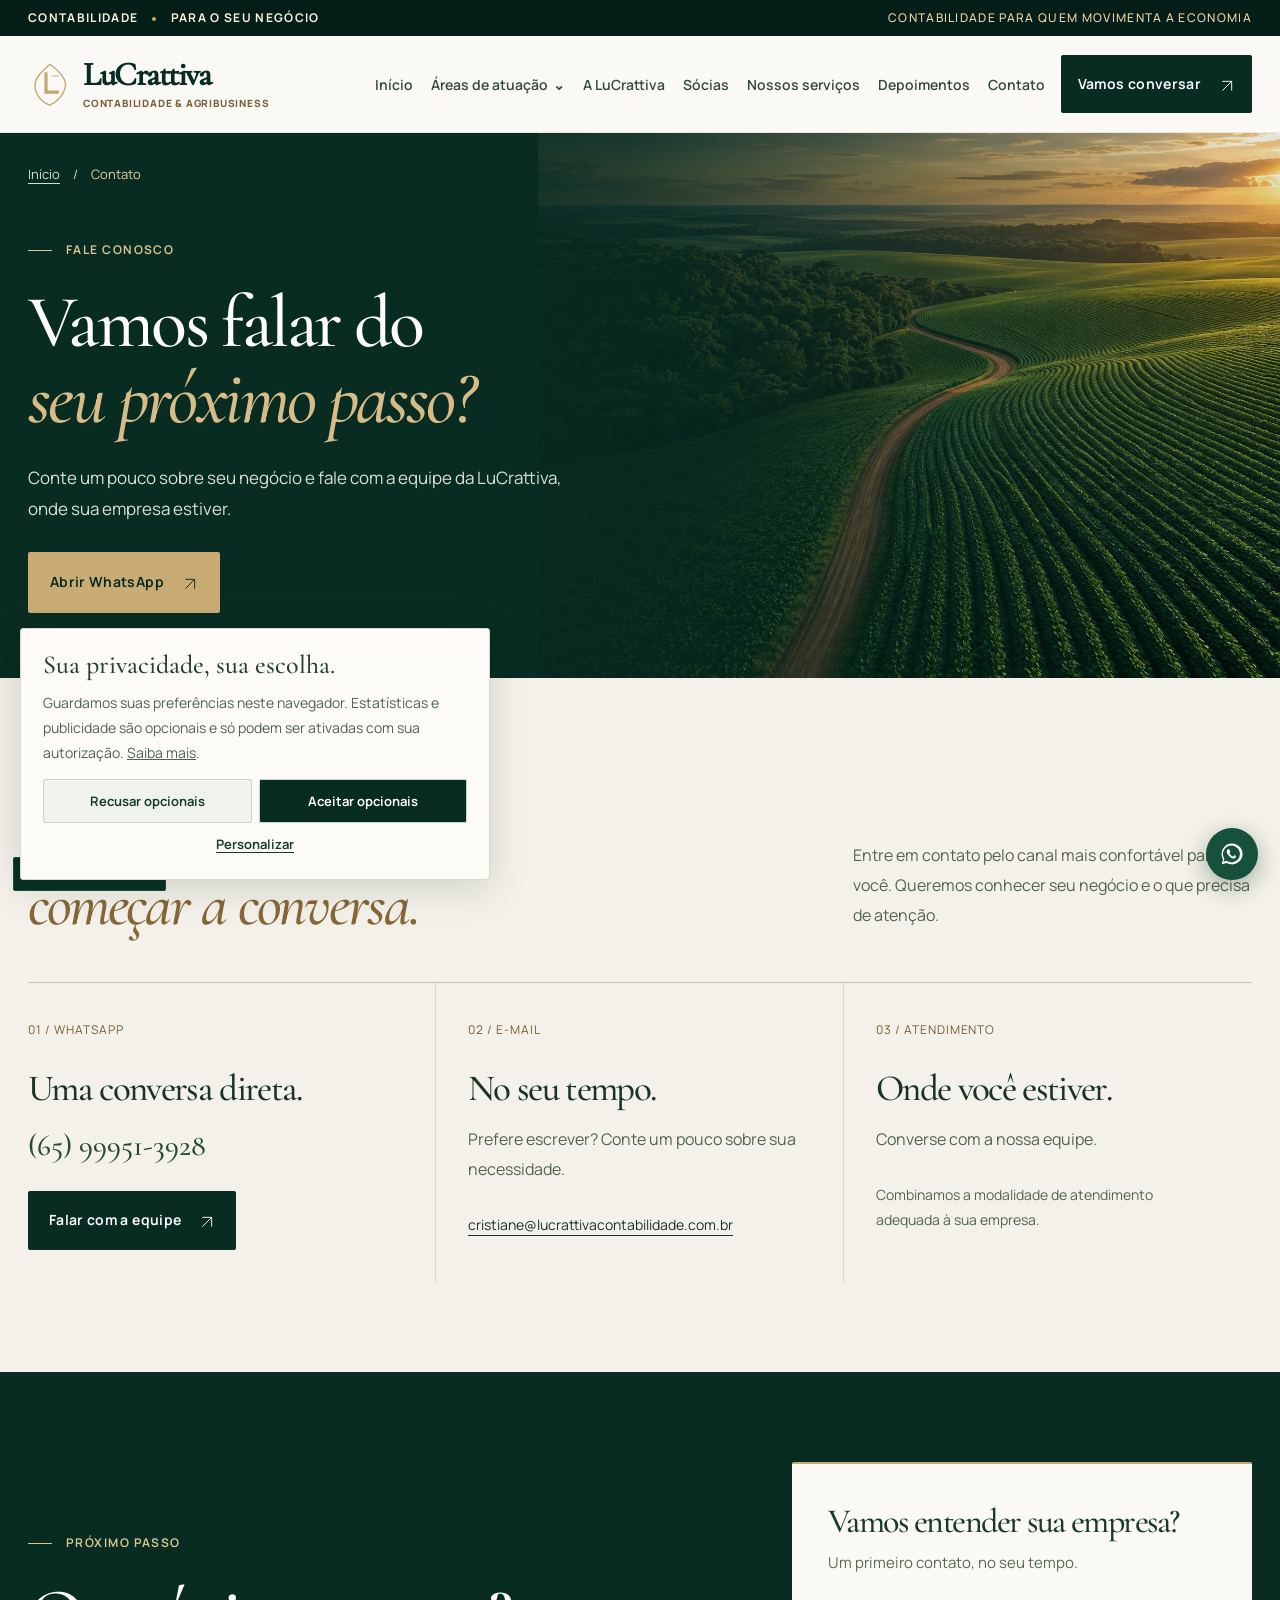
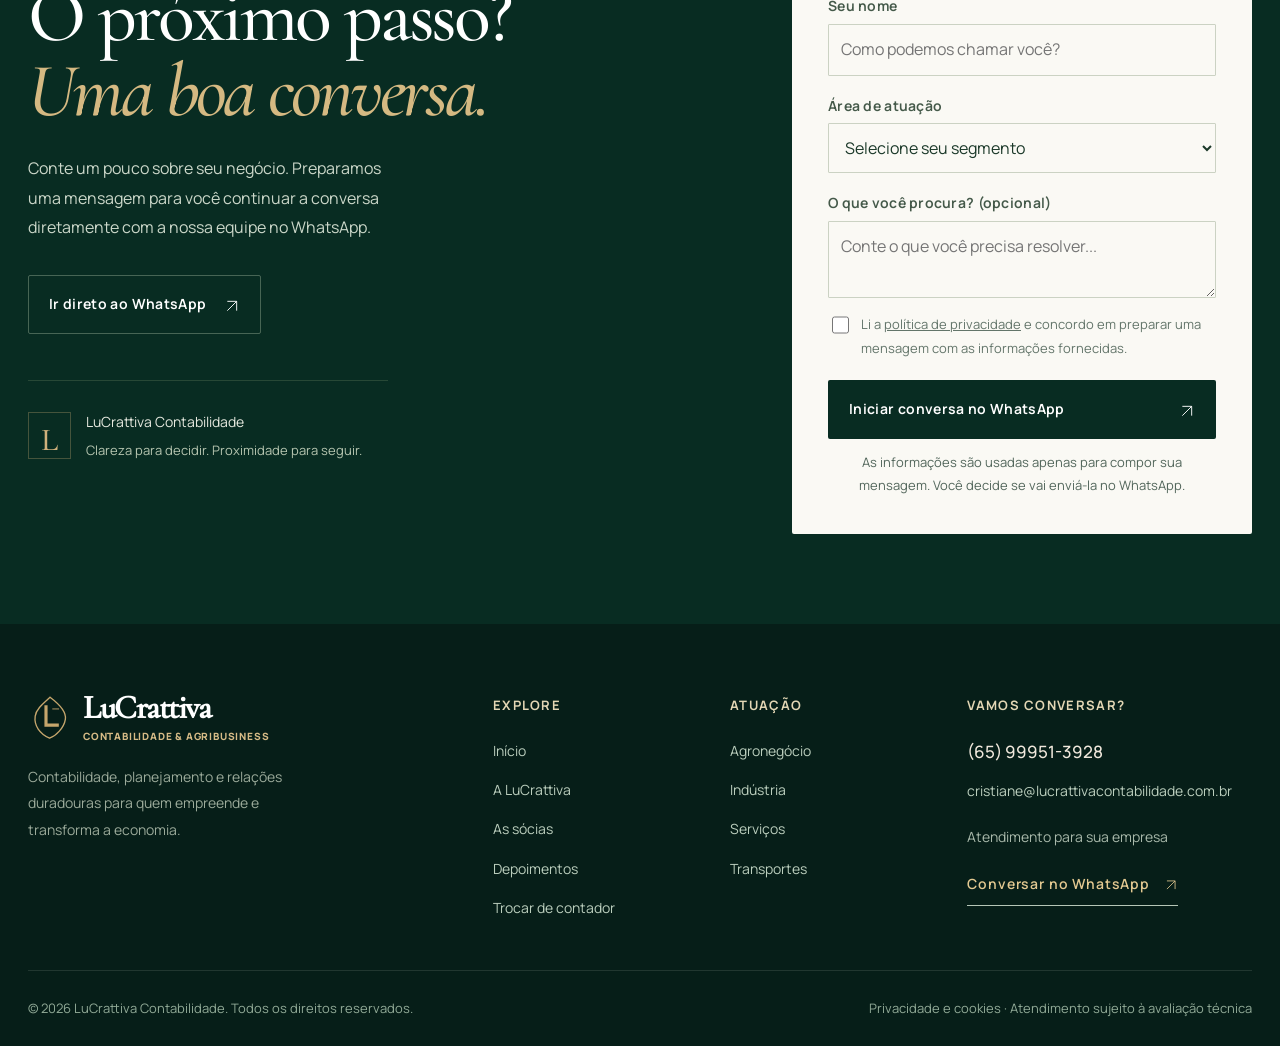
<file: contato/index.html>
<!doctype html><html lang="pt-BR"><head><meta charset="utf-8"><meta name="viewport" content="width=device-width, initial-scale=1"><meta name="color-scheme" content="light"><meta name="theme-color" content="#082c22"><title>Contato | LuCrattiva Contabilidade</title><meta name="description" content="Fale com a LuCrattiva pelo WhatsApp. Contabilidade e assessoria para sua empresa."><meta name="robots" content="noindex,nofollow"><link rel="canonical" href="https://www.lucrattivacontabilidade.com.br/contato/"><meta property="og:type" content="website"><meta name="twitter:card" content="summary_large_image"><meta property="og:image:width" content="1200"><meta property="og:image:height" content="630"><meta property="og:image:alt" content="LuCrattiva: visão para decidir, parceria para ir mais longe."><meta property="og:locale" content="pt_BR"><meta property="og:site_name" content="LuCrattiva Contabilidade"><meta property="og:title" content="Contato | LuCrattiva Contabilidade"><meta property="og:description" content="Fale com a LuCrattiva pelo WhatsApp. Contabilidade e assessoria para sua empresa."><meta property="og:image" content="https://www.lucrattivacontabilidade.com.br/assets/images/og-cover.jpg"><link rel="icon" type="image/svg+xml" href="/assets/images/logo-mark.svg"><link rel="preload" as="image" href="/assets/images/paisagem-editorial.webp"><link rel="preload" href="/assets/fonts/manrope-latin-wght-normal.woff2" as="font" type="font/woff2" crossorigin><link rel="stylesheet" href="/assets/css/styles.css"><link rel="stylesheet" href="/assets/css/experience.css"><link rel="stylesheet" href="/assets/css/pages.css"><link rel="stylesheet" href="/assets/css/readability.css"><link rel="stylesheet" href="/assets/css/refinements.css"></head><body class="inner-page contato-page"><a class="skip" href="#conteudo">Pular para o conteúdo</a><div class="topline"><div class="container topline-content"><span>CONTABILIDADE <span class="dot"></span> PARA O SEU NEGÓCIO</span><span class="topline-highlight">CONTABILIDADE PARA QUEM MOVIMENTA A ECONOMIA</span></div></div><header class="header"><div class="container header-inner"><a href="/" class="wordmark" aria-label="LuCrattiva — página inicial"><img src="/assets/images/logo-mark.svg" class="wordmark-logo" alt=""><span><span class="wordmark-title">LuCrattiva</span><span class="wordmark-sub">CONTABILIDADE &amp; AGRIBUSINESS</span></span></a><button type="button" class="hamburger" data-menu-toggle aria-label="Abrir navegação" aria-controls="nav-principal" aria-expanded="false"><span></span><span></span><span></span></button><nav class="nav" id="nav-principal" data-main-nav aria-label="Navegação principal"><a href="/">Início</a><div class="dropdown"><button class="nav-drop-trigger" type="button" aria-expanded="false">Áreas de atuação <span aria-hidden="true">⌄</span></button><div class="dropdown-menu"><a href="/agronegocio/">Agronegócio</a><a href="/industria/">Indústria</a><a href="/servicos/">Serviços</a><a href="/transportes/">Transportes</a><a href="/trocar-de-contador/">Trocar de contador</a></div></div><a href="/sobre/">A LuCrattiva</a><a href="/equipe/">Sócias</a><a href="/#solucoes">Nossos serviços</a><a href="/#depoimentos">Depoimentos</a><a href="/contato/">Contato</a></nav><a class="btn btn-forest header-cta" data-whatsapp="geral" data-cta="header" href="#">Vamos conversar <span aria-hidden="true"><svg class="arrow-svg" viewBox="0 0 24 24" fill="none" stroke="currentColor" stroke-width="1.4" aria-hidden="true" focusable="false"><path d="M5 19 19 5M5 5h14v14"/></svg></span></a></div></header><main id="conteudo"><section class="page-hero"><div class="page-hero-art"></div><div class="container page-hero-inner"><nav class="breadcrumbs" aria-label="Caminho da página"><a href="/">Início</a><span aria-hidden="true">/</span><span aria-current="page">Contato</span></nav><div class="eyebrow light">FALE CONOSCO</div><h1>Vamos falar do<br><em>seu próximo passo?</em></h1><p>Conte um pouco sobre seu negócio e fale com a equipe da LuCrattiva, onde sua empresa estiver.</p><a href="#" class="btn btn-gold" data-whatsapp="geral" data-cta="contato-hero">Abrir WhatsApp <span aria-hidden="true"><svg class="arrow-svg" viewBox="0 0 24 24" fill="none" stroke="currentColor" stroke-width="1.4" aria-hidden="true" focusable="false"><path d="M5 19 19 5M5 5h14v14"/></svg></span></a></div></section><section class="section section-cream"><div class="container"><div class="section-lead"><div><div class="eyebrow">DE PESSOA PARA PESSOA</div><h2 class="display-heading">Escolha como<br><em>começar a conversa.</em></h2></div><p class="section-sub">Entre em contato pelo canal mais confortável para você. Queremos conhecer seu negócio e o que precisa de atenção.</p></div><div class="contact-options"><article><span class="option-number">01 / WHATSAPP</span><h3>Uma conversa direta.</h3><p data-public-phone></p><a href="#" class="btn btn-forest" data-whatsapp="geral" data-cta="contact-method">Falar com a equipe<span aria-hidden="true"><svg class="arrow-svg" viewBox="0 0 24 24" fill="none" stroke="currentColor" stroke-width="1.4" aria-hidden="true" focusable="false"><path d="M5 19 19 5M5 5h14v14"/></svg></span></a></article><article><span class="option-number">02 / E-MAIL</span><h3>No seu tempo.</h3><p>Prefere escrever? Conte um pouco sobre sua necessidade.</p><a class="contact-email" data-email href="#"></a></article><article><span class="option-number">03 / ATENDIMENTO</span><h3>Onde você estiver.</h3><p>Converse com a nossa equipe.</p><span class="contact-note">Combinamos a modalidade de atendimento adequada à sua empresa.</span></article></div></div></section><section class="contact-wrap" id="atendimento"><div class="container contact-grid"><div><div class="eyebrow light">PRÓXIMO PASSO</div><h2>O próximo passo?<br><em>Uma boa conversa.</em></h2><p>Conte um pouco sobre seu negócio. Preparamos uma mensagem para você continuar a conversa diretamente com a nossa equipe no WhatsApp.</p><div style="margin-top:32px"><a href="#" class="btn btn-outline-light" data-whatsapp="geral" data-cta="contact-left">Ir direto ao WhatsApp <span aria-hidden="true"><svg class="arrow-svg" viewBox="0 0 24 24" fill="none" stroke="currentColor" stroke-width="1.4" aria-hidden="true" focusable="false"><path d="M5 19 19 5M5 5h14v14"/></svg></span></a></div><div class="contact-signature"><span aria-hidden="true">L</span><p>LuCrattiva Contabilidade<small>Clareza para decidir. Proximidade para seguir.</small></p></div></div><form class="contact-card" data-lead-form><h3>Vamos entender sua empresa?</h3><p>Um primeiro contato, no seu tempo.</p><label for="lead-name">Seu nome</label><input id="lead-name" name="name" placeholder="Como podemos chamar você?" maxlength="80" required autocomplete="name"><label for="lead-segment">Área de atuação</label><select id="lead-segment" name="segment" required><option value="" disabled selected>Selecione seu segmento</option><option value="agro">Agronegócio</option><option value="industria">Indústria</option><option value="servicos">Serviços</option><option value="transportes">Transportes</option><option value="troca">Quero trocar de contador</option><option value="geral">Outros assuntos</option></select><label for="lead-issue">O que você procura? (opcional)</label><textarea id="lead-issue" name="issue" maxlength="400" placeholder="Conte o que você precisa resolver..."></textarea><div class="form-checkbox"><input type="checkbox" id="lead-privacy" required><label for="lead-privacy">Li a <a href="/privacidade/" target="_blank" rel="noopener">política de privacidade</a> e concordo em preparar uma mensagem com as informações fornecidas.</label></div><button type="submit" class="btn btn-forest form-submit">Iniciar conversa no WhatsApp <span aria-hidden="true"><svg class="arrow-svg" viewBox="0 0 24 24" fill="none" stroke="currentColor" stroke-width="1.4" aria-hidden="true" focusable="false"><path d="M5 19 19 5M5 5h14v14"/></svg></span></button><div class="form-disclaimer">As informações são usadas apenas para compor sua mensagem. Você decide se vai enviá-la no WhatsApp.</div></form></div></section>
</main><footer class="footer"><div class="container"><div class="footer-grid"><div class="footer-brand"><a href="/" class="wordmark"><img class="wordmark-logo" src="/assets/images/logo-mark.svg" alt=""><span><span class="wordmark-title">LuCrattiva</span><span class="wordmark-sub">CONTABILIDADE &amp; AGRIBUSINESS</span></span></a><p>Contabilidade, planejamento e relações duradouras para quem empreende e transforma a economia.</p></div><div><h4>Explore</h4><div class="footer-links"><a href="/">Início</a><a href="/sobre/">A LuCrattiva</a><a href="/equipe/">As sócias</a><a href="/#depoimentos">Depoimentos</a><a href="/trocar-de-contador/">Trocar de contador</a></div></div><div><h4>Atuação</h4><div class="footer-links"><a href="/agronegocio/">Agronegócio</a><a href="/industria/">Indústria</a><a href="/servicos/">Serviços</a><a href="/transportes/">Transportes</a></div></div><div class="footer-contact"><h4>Vamos conversar?</h4><strong data-public-phone>(65) 99951-3928</strong><a data-email href="mailto:cristiane@lucrattivacontabilidade.com.br">cristiane@lucrattivacontabilidade.com.br</a><p style="margin-top:20px">Atendimento para sua empresa</p><a class="text-arrow" data-whatsapp="geral" data-cta="footer" href="#" style="color:#e3c991;margin-top:20px">Conversar no WhatsApp <span><svg class="arrow-svg" viewBox="0 0 24 24" fill="none" stroke="currentColor" stroke-width="1.4" aria-hidden="true" focusable="false"><path d="M5 19 19 5M5 5h14v14"/></svg></span></a></div></div><div class="footer-bottom"><span>© <span id="copyright-year">2026</span> LuCrattiva Contabilidade. Todos os direitos reservados.</span><span><a href="/privacidade/">Privacidade e cookies</a> · Atendimento sujeito à avaliação técnica</span></div></div></footer><a href="#" class="floating-wa" data-whatsapp="geral" data-cta="floating" aria-label="Conversar com a LuCrattiva pelo WhatsApp"><svg viewBox="0 0 32 32" fill="currentColor" aria-hidden="true"><path d="M16.02 3.2A12.76 12.76 0 0 0 5 22.46L3.3 28.7l6.38-1.67A12.8 12.8 0 1 0 16.02 3.2Zm0 23.18c-2.2 0-4.35-.58-6.21-1.7l-.45-.27-3.77.99 1.01-3.67-.3-.48a10.43 10.43 0 1 1 9.72 5.13Zm5.74-7.81c-.32-.16-1.89-.93-2.19-1.04-.29-.1-.5-.16-.71.16s-.82 1.04-1 1.25c-.18.2-.37.23-.69.08a8.76 8.76 0 0 1-2.57-1.59 9.54 9.54 0 0 1-1.78-2.22c-.18-.32-.02-.49.14-.65.14-.14.32-.37.47-.55.16-.18.21-.32.32-.53.1-.21.05-.4-.03-.56-.08-.16-.71-1.71-.97-2.34-.26-.62-.52-.53-.71-.54h-.61c-.21 0-.55.08-.84.4-.29.32-1.1 1.08-1.1 2.64s1.13 3.07 1.29 3.28a12 12 0 0 0 4.6 4.67c1.61.7 2.24.76 3.04.64.93-.14 1.89-.77 2.16-1.52.27-.74.27-1.37.19-1.5s-.29-.21-.61-.37Z"/></svg><span class="wa-dot" aria-hidden="true"></span></a><div class="consent-banner" data-consent-banner hidden role="dialog" aria-label="Preferências de privacidade" aria-modal="false"><strong>Sua privacidade, sua escolha.</strong><p>Guardamos suas preferências neste navegador. Estatísticas e publicidade são opcionais e só podem ser ativadas com sua autorização. <a href="/privacidade/">Saiba mais</a>.</p><div class="consent-preferences" data-consent-preferences hidden><label><input type="checkbox" name="analytics-consent"> Estatísticas</label><label><input type="checkbox" name="marketing-consent"> Publicidade/remarketing</label></div><div class="consent-buttons"><button type="button" data-consent-reject>Recusar opcionais</button><button type="button" data-consent-configure>Personalizar</button><button type="button" data-consent-save hidden>Salvar preferências</button><button class="primary" type="button" data-consent-all>Aceitar opcionais</button></div></div><button type="button" class="cookie-reopen" data-consent-reopen>Preferências de cookies</button><script>document.getElementById('copyright-year').textContent=new Date().getFullYear()</script><script src="/assets/js/config.js" defer></script><script src="/assets/js/site.js" defer></script></body></html>
</file>
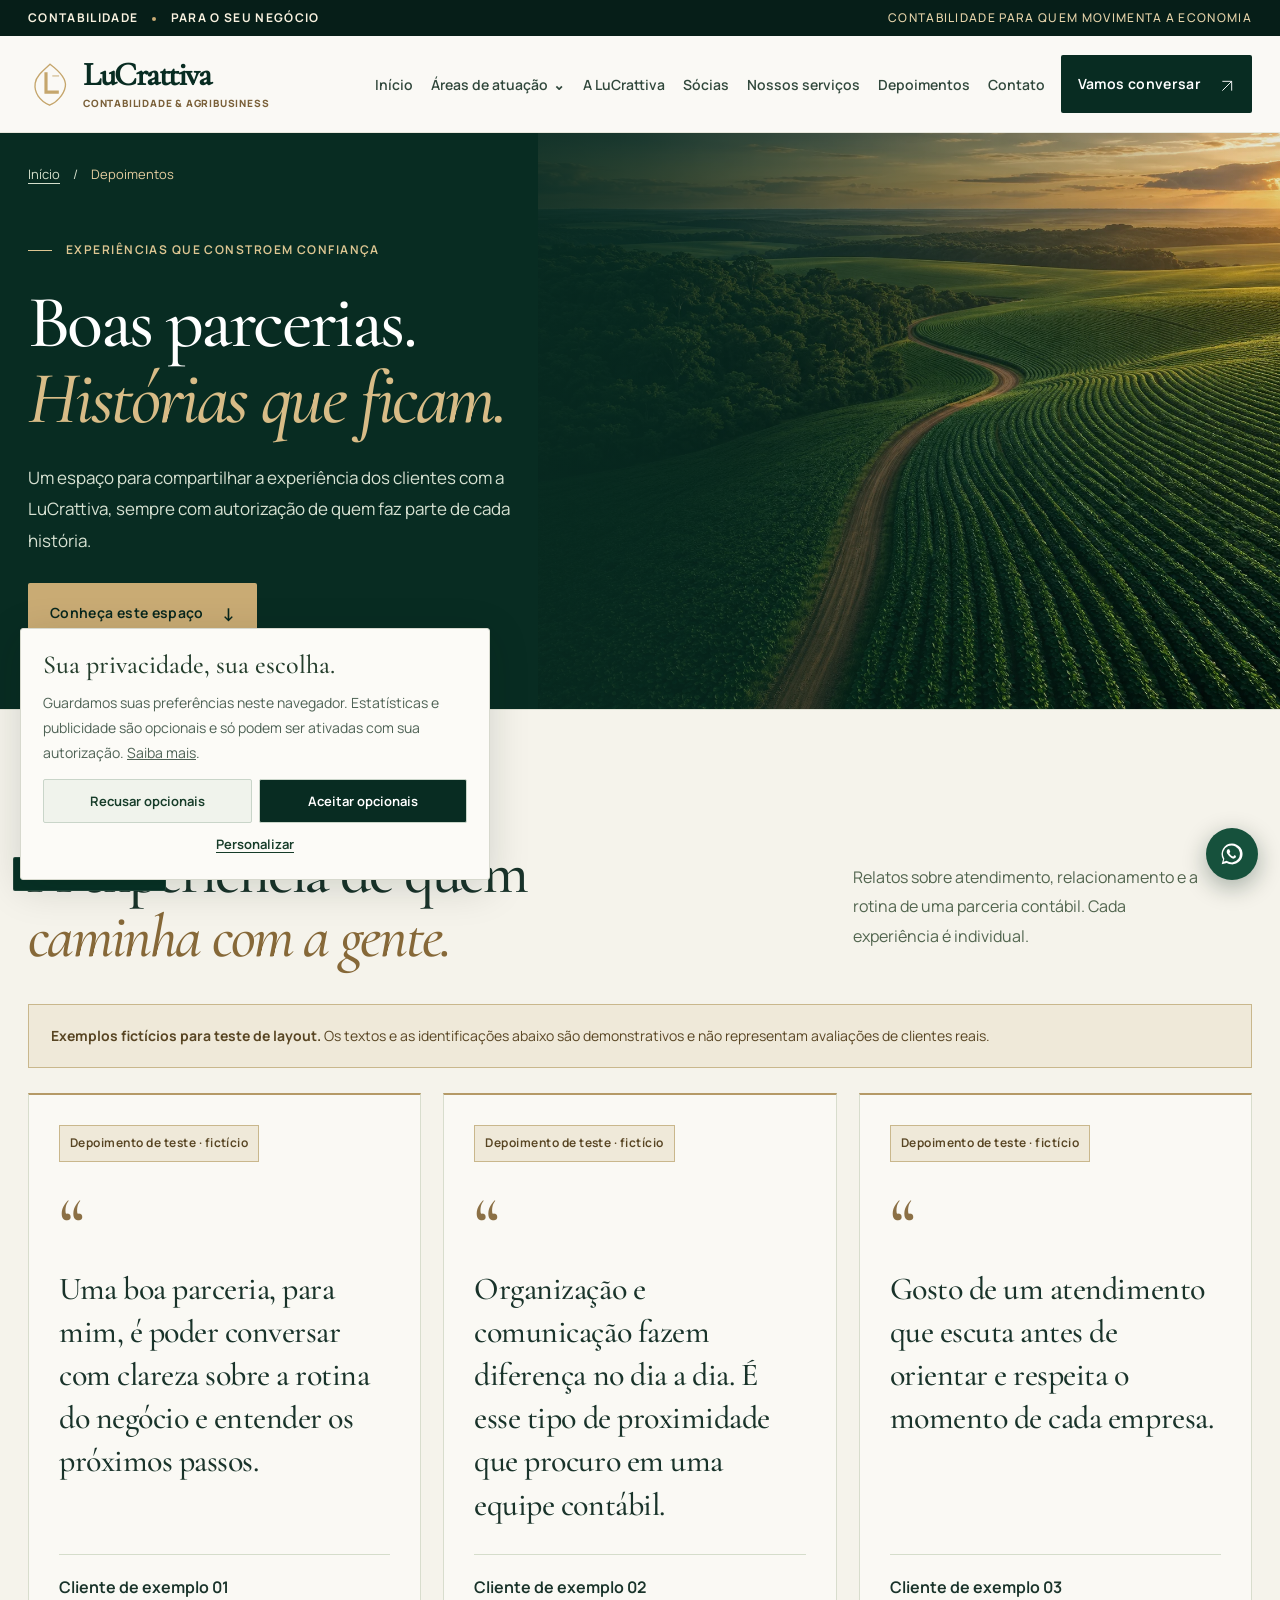
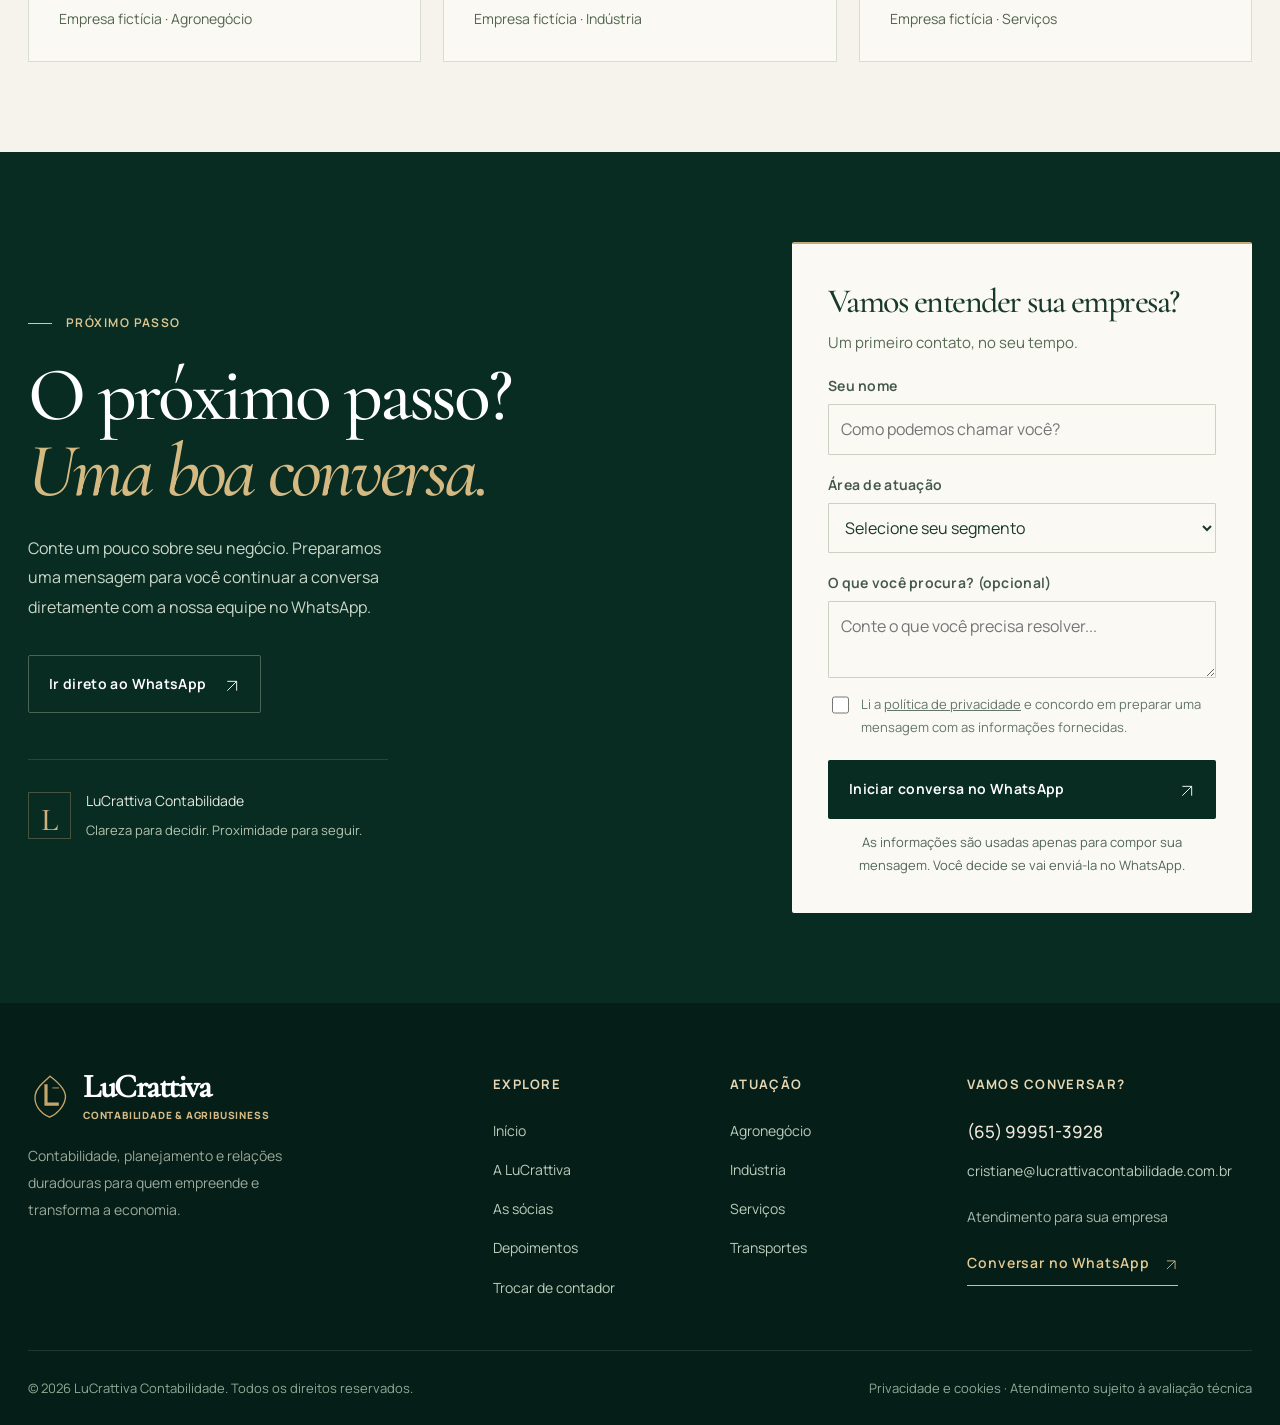
<file: depoimentos/index.html>
<!doctype html><html lang="pt-BR"><head><meta charset="utf-8"><meta name="viewport" content="width=device-width, initial-scale=1"><meta name="color-scheme" content="light"><meta name="theme-color" content="#082c22"><title>Depoimentos de clientes | LuCrattiva Contabilidade</title><meta name="description" content="Conheça o espaço de depoimentos de clientes da LuCrattiva Contabilidade. Experiências reais, publicadas com autorização."><meta name="robots" content="noindex,nofollow"><link rel="canonical" href="https://www.lucrattivacontabilidade.com.br/depoimentos/"><meta property="og:type" content="website"><meta name="twitter:card" content="summary_large_image"><meta property="og:image:width" content="1200"><meta property="og:image:height" content="630"><meta property="og:image:alt" content="LuCrattiva: visão para decidir, parceria para ir mais longe."><meta property="og:locale" content="pt_BR"><meta property="og:site_name" content="LuCrattiva Contabilidade"><meta property="og:title" content="Depoimentos de clientes | LuCrattiva Contabilidade"><meta property="og:description" content="Experiências e relações de confiança. Depoimentos de clientes, publicados com autorização."><meta property="og:image" content="https://www.lucrattivacontabilidade.com.br/assets/images/og-cover.jpg"><link rel="icon" type="image/svg+xml" href="/assets/images/logo-mark.svg"><link rel="preload" as="image" href="/assets/images/paisagem-editorial.webp"><link rel="preload" href="/assets/fonts/manrope-latin-wght-normal.woff2" as="font" type="font/woff2" crossorigin><link rel="stylesheet" href="/assets/css/styles.css"><link rel="stylesheet" href="/assets/css/experience.css"><link rel="stylesheet" href="/assets/css/pages.css"><link rel="stylesheet" href="/assets/css/testimonials.css"><link rel="stylesheet" href="/assets/css/readability.css"><link rel="stylesheet" href="/assets/css/refinements.css"></head><body class="inner-page testimonials-page"><a class="skip" href="#conteudo">Pular para o conteúdo</a><div class="topline"><div class="container topline-content"><span>CONTABILIDADE <span class="dot"></span> PARA O SEU NEGÓCIO</span><span class="topline-highlight">CONTABILIDADE PARA QUEM MOVIMENTA A ECONOMIA</span></div></div><header class="header"><div class="container header-inner"><a href="/" class="wordmark" aria-label="LuCrattiva — página inicial"><img src="/assets/images/logo-mark.svg" class="wordmark-logo" alt=""><span><span class="wordmark-title">LuCrattiva</span><span class="wordmark-sub">CONTABILIDADE &amp; AGRIBUSINESS</span></span></a><button type="button" class="hamburger" data-menu-toggle aria-label="Abrir navegação" aria-controls="nav-principal" aria-expanded="false"><span></span><span></span><span></span></button><nav class="nav" id="nav-principal" data-main-nav aria-label="Navegação principal"><a href="/">Início</a><div class="dropdown"><button class="nav-drop-trigger" type="button" aria-expanded="false">Áreas de atuação <span aria-hidden="true">⌄</span></button><div class="dropdown-menu"><a href="/agronegocio/">Agronegócio</a><a href="/industria/">Indústria</a><a href="/servicos/">Serviços</a><a href="/transportes/">Transportes</a><a href="/trocar-de-contador/">Trocar de contador</a></div></div><a href="/sobre/">A LuCrattiva</a><a href="/equipe/">Sócias</a><a href="/#solucoes">Nossos serviços</a><a href="/#depoimentos">Depoimentos</a><a href="/contato/">Contato</a></nav><a class="btn btn-forest header-cta" data-whatsapp="geral" data-cta="header" href="#">Vamos conversar <span aria-hidden="true"><svg class="arrow-svg" viewBox="0 0 24 24" fill="none" stroke="currentColor" stroke-width="1.4" aria-hidden="true" focusable="false"><path d="M5 19 19 5M5 5h14v14"/></svg></span></a></div></header><main id="conteudo"><section class="page-hero"><div class="page-hero-art" aria-hidden="true"></div><div class="container page-hero-inner"><nav class="breadcrumbs" aria-label="Caminho da página"><a href="/">Início</a><span aria-hidden="true">/</span><span aria-current="page">Depoimentos</span></nav><div class="eyebrow light">EXPERIÊNCIAS QUE CONSTROEM CONFIANÇA</div><h1>Boas parcerias.<br><em>Histórias que ficam.</em></h1><p>Um espaço para compartilhar a experiência dos clientes com a LuCrattiva, sempre com autorização de quem faz parte de cada história.</p><a class="btn btn-gold" href="#experiencias">Conheça este espaço <span aria-hidden="true">↓</span></a></div></section><section class="section testimonials-section" id="experiencias" aria-labelledby="experiences-title" data-testimonials><div class="container"><div class="testimonials-intro"><div><div class="eyebrow">DEPOIMENTOS DE CLIENTES</div><h2 class="display-heading" id="experiences-title">A experiência de quem<br><em>caminha com a gente.</em></h2></div><div><p>Relatos sobre atendimento, relacionamento e a rotina de uma parceria contábil. Cada experiência é individual.</p></div></div><p class="testimonials-example-notice" data-testimonials-example-notice hidden><strong>Exemplos fictícios para teste de layout.</strong> Os textos e as identificações abaixo são demonstrativos e não representam avaliações de clientes reais.</p><div class="testimonials-grid" data-testimonials-grid hidden></div><div class="testimonials-empty" data-testimonials-empty><div><span class="testimonials-empty-label">CADA PARCERIA TEM UMA HISTÓRIA</span><h3>Experiências que merecem ser compartilhadas.</h3><p>Este espaço está reservado a relatos de clientes, publicados com sua autorização. Em breve, você poderá conhecer essas experiências por aqui.</p></div><a class="text-arrow" href="/sobre/">Conheça nossa forma de trabalhar <span aria-hidden="true"><svg class="arrow-svg" viewBox="0 0 24 24" fill="none" stroke="currentColor" stroke-width="1.4" aria-hidden="true" focusable="false"><path d="M5 19 19 5M5 5h14v14"/></svg></span></a></div></div></section><section class="contact-wrap" id="atendimento"><div class="container contact-grid"><div><div class="eyebrow light">PRÓXIMO PASSO</div><h2>O próximo passo?<br><em>Uma boa conversa.</em></h2><p>Conte um pouco sobre seu negócio. Preparamos uma mensagem para você continuar a conversa diretamente com a nossa equipe no WhatsApp.</p><div style="margin-top:32px"><a href="#" class="btn btn-outline-light" data-whatsapp="geral" data-cta="contact-left">Ir direto ao WhatsApp <span aria-hidden="true"><svg class="arrow-svg" viewBox="0 0 24 24" fill="none" stroke="currentColor" stroke-width="1.4" aria-hidden="true" focusable="false"><path d="M5 19 19 5M5 5h14v14"/></svg></span></a></div><div class="contact-signature"><span aria-hidden="true">L</span><p>LuCrattiva Contabilidade<small>Clareza para decidir. Proximidade para seguir.</small></p></div></div><form class="contact-card" data-lead-form><h3>Vamos entender sua empresa?</h3><p>Um primeiro contato, no seu tempo.</p><label for="lead-name">Seu nome</label><input id="lead-name" name="name" placeholder="Como podemos chamar você?" maxlength="80" required autocomplete="name"><label for="lead-segment">Área de atuação</label><select id="lead-segment" name="segment" required><option value="" disabled selected>Selecione seu segmento</option><option value="agro">Agronegócio</option><option value="industria">Indústria</option><option value="servicos">Serviços</option><option value="transportes">Transportes</option><option value="troca">Quero trocar de contador</option><option value="geral">Outros assuntos</option></select><label for="lead-issue">O que você procura? (opcional)</label><textarea id="lead-issue" name="issue" maxlength="400" placeholder="Conte o que você precisa resolver..."></textarea><div class="form-checkbox"><input type="checkbox" id="lead-privacy" required><label for="lead-privacy">Li a <a href="/privacidade/" target="_blank" rel="noopener">política de privacidade</a> e concordo em preparar uma mensagem com as informações fornecidas.</label></div><button type="submit" class="btn btn-forest form-submit">Iniciar conversa no WhatsApp <span aria-hidden="true"><svg class="arrow-svg" viewBox="0 0 24 24" fill="none" stroke="currentColor" stroke-width="1.4" aria-hidden="true" focusable="false"><path d="M5 19 19 5M5 5h14v14"/></svg></span></button><div class="form-disclaimer">As informações são usadas apenas para compor sua mensagem. Você decide se vai enviá-la no WhatsApp.</div></form></div></section>
</main><footer class="footer"><div class="container"><div class="footer-grid"><div class="footer-brand"><a href="/" class="wordmark"><img class="wordmark-logo" src="/assets/images/logo-mark.svg" alt=""><span><span class="wordmark-title">LuCrattiva</span><span class="wordmark-sub">CONTABILIDADE &amp; AGRIBUSINESS</span></span></a><p>Contabilidade, planejamento e relações duradouras para quem empreende e transforma a economia.</p></div><div><h4>Explore</h4><div class="footer-links"><a href="/">Início</a><a href="/sobre/">A LuCrattiva</a><a href="/equipe/">As sócias</a><a href="/#depoimentos">Depoimentos</a><a href="/trocar-de-contador/">Trocar de contador</a></div></div><div><h4>Atuação</h4><div class="footer-links"><a href="/agronegocio/">Agronegócio</a><a href="/industria/">Indústria</a><a href="/servicos/">Serviços</a><a href="/transportes/">Transportes</a></div></div><div class="footer-contact"><h4>Vamos conversar?</h4><strong data-public-phone>(65) 99951-3928</strong><a data-email href="mailto:cristiane@lucrattivacontabilidade.com.br">cristiane@lucrattivacontabilidade.com.br</a><p style="margin-top:20px">Atendimento para sua empresa</p><a class="text-arrow" data-whatsapp="geral" data-cta="footer" href="#" style="color:#e3c991;margin-top:20px">Conversar no WhatsApp <span><svg class="arrow-svg" viewBox="0 0 24 24" fill="none" stroke="currentColor" stroke-width="1.4" aria-hidden="true" focusable="false"><path d="M5 19 19 5M5 5h14v14"/></svg></span></a></div></div><div class="footer-bottom"><span>© <span id="copyright-year">2026</span> LuCrattiva Contabilidade. Todos os direitos reservados.</span><span><a href="/privacidade/">Privacidade e cookies</a> · Atendimento sujeito à avaliação técnica</span></div></div></footer><a href="#" class="floating-wa" data-whatsapp="geral" data-cta="floating" aria-label="Conversar com a LuCrattiva pelo WhatsApp"><svg viewBox="0 0 32 32" fill="currentColor" aria-hidden="true"><path d="M16.02 3.2A12.76 12.76 0 0 0 5 22.46L3.3 28.7l6.38-1.67A12.8 12.8 0 1 0 16.02 3.2Zm0 23.18c-2.2 0-4.35-.58-6.21-1.7l-.45-.27-3.77.99 1.01-3.67-.3-.48a10.43 10.43 0 1 1 9.72 5.13Zm5.74-7.81c-.32-.16-1.89-.93-2.19-1.04-.29-.1-.5-.16-.71.16s-.82 1.04-1 1.25c-.18.2-.37.23-.69.08a8.76 8.76 0 0 1-2.57-1.59 9.54 9.54 0 0 1-1.78-2.22c-.18-.32-.02-.49.14-.65.14-.14.32-.37.47-.55.16-.18.21-.32.32-.53.1-.21.05-.4-.03-.56-.08-.16-.71-1.71-.97-2.34-.26-.62-.52-.53-.71-.54h-.61c-.21 0-.55.08-.84.4-.29.32-1.1 1.08-1.1 2.64s1.13 3.07 1.29 3.28a12 12 0 0 0 4.6 4.67c1.61.7 2.24.76 3.04.64.93-.14 1.89-.77 2.16-1.52.27-.74.27-1.37.19-1.5s-.29-.21-.61-.37Z"/></svg><span class="wa-dot" aria-hidden="true"></span></a><div class="consent-banner" data-consent-banner hidden role="dialog" aria-label="Preferências de privacidade" aria-modal="false"><strong>Sua privacidade, sua escolha.</strong><p>Guardamos suas preferências neste navegador. Estatísticas e publicidade são opcionais e só podem ser ativadas com sua autorização. <a href="/privacidade/">Saiba mais</a>.</p><div class="consent-preferences" data-consent-preferences hidden><label><input type="checkbox" name="analytics-consent"> Estatísticas</label><label><input type="checkbox" name="marketing-consent"> Publicidade/remarketing</label></div><div class="consent-buttons"><button type="button" data-consent-reject>Recusar opcionais</button><button type="button" data-consent-configure>Personalizar</button><button type="button" data-consent-save hidden>Salvar preferências</button><button class="primary" type="button" data-consent-all>Aceitar opcionais</button></div></div><button type="button" class="cookie-reopen" data-consent-reopen>Preferências de cookies</button><script>document.getElementById('copyright-year').textContent=new Date().getFullYear()</script><script src="/assets/js/config.js" defer></script><script src="/assets/js/site.js" defer></script><script src="/assets/js/testimonials.js" defer></script></body></html>
</file>
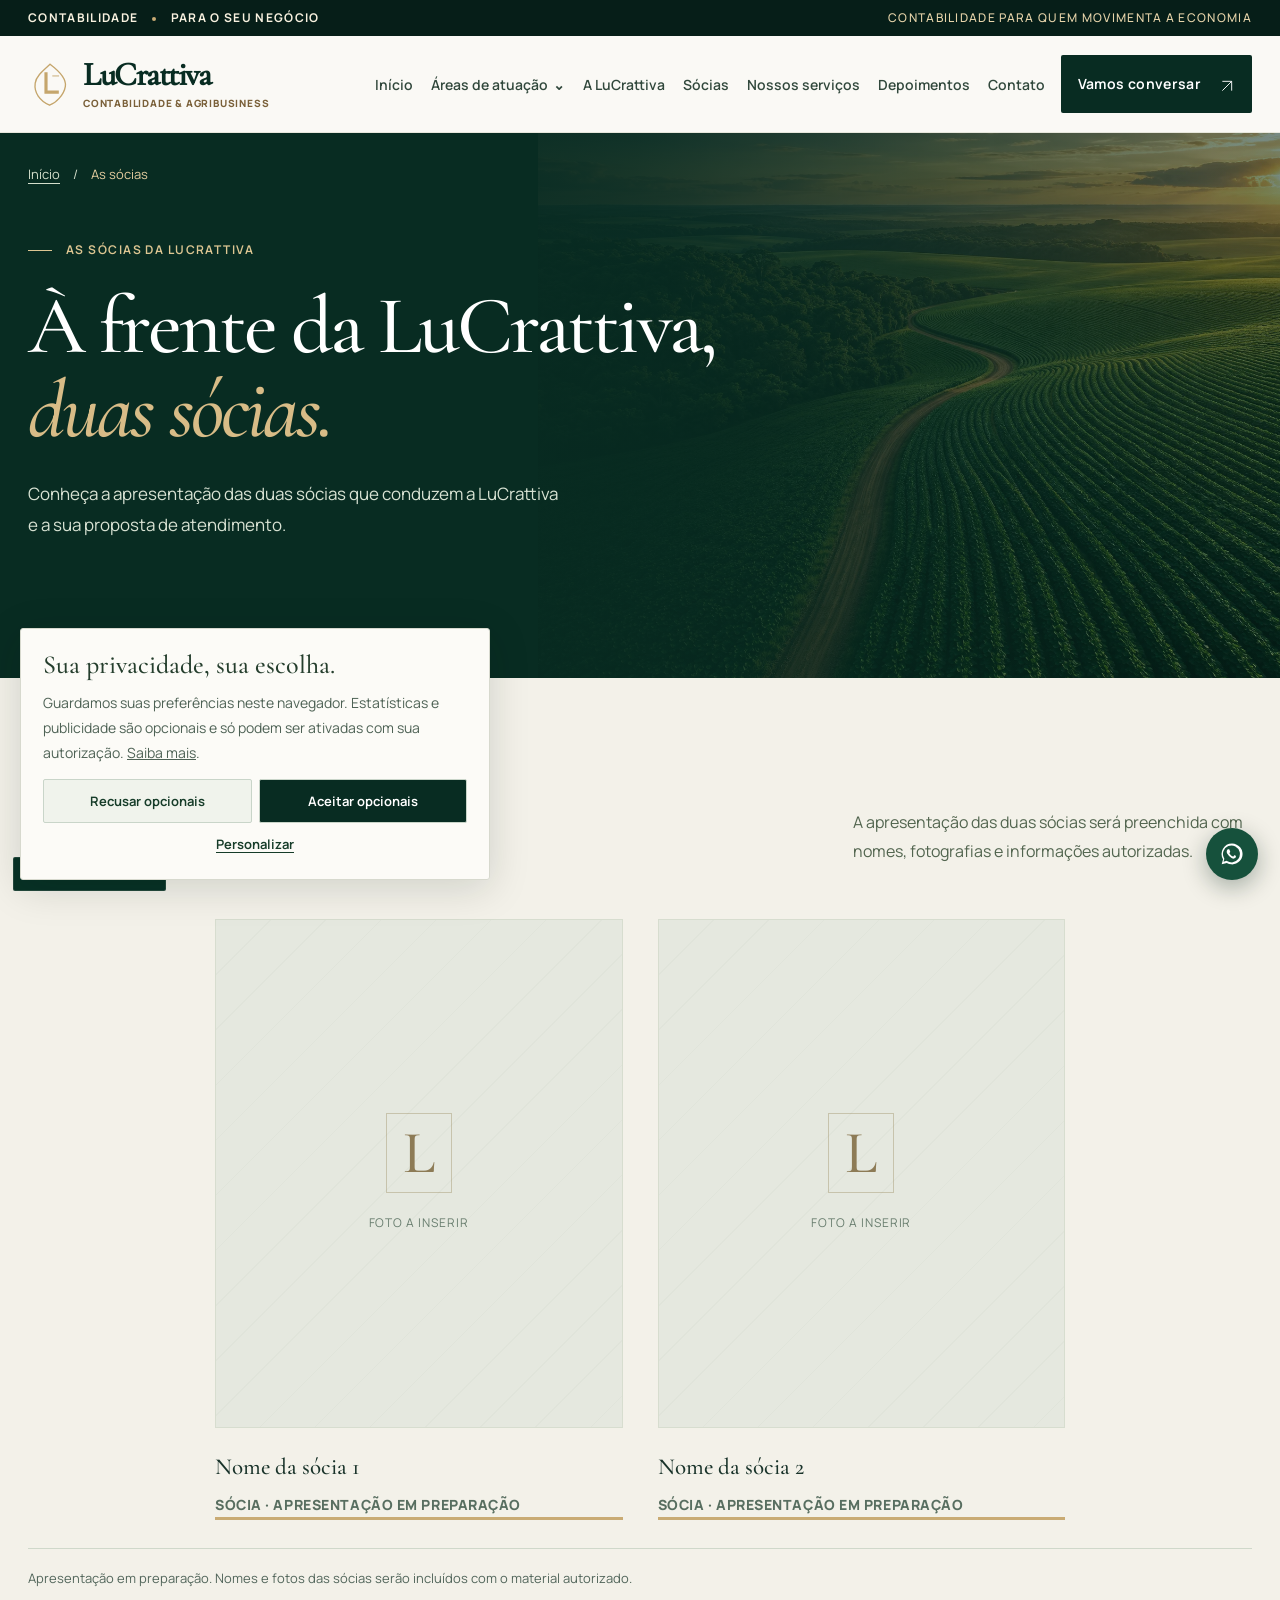
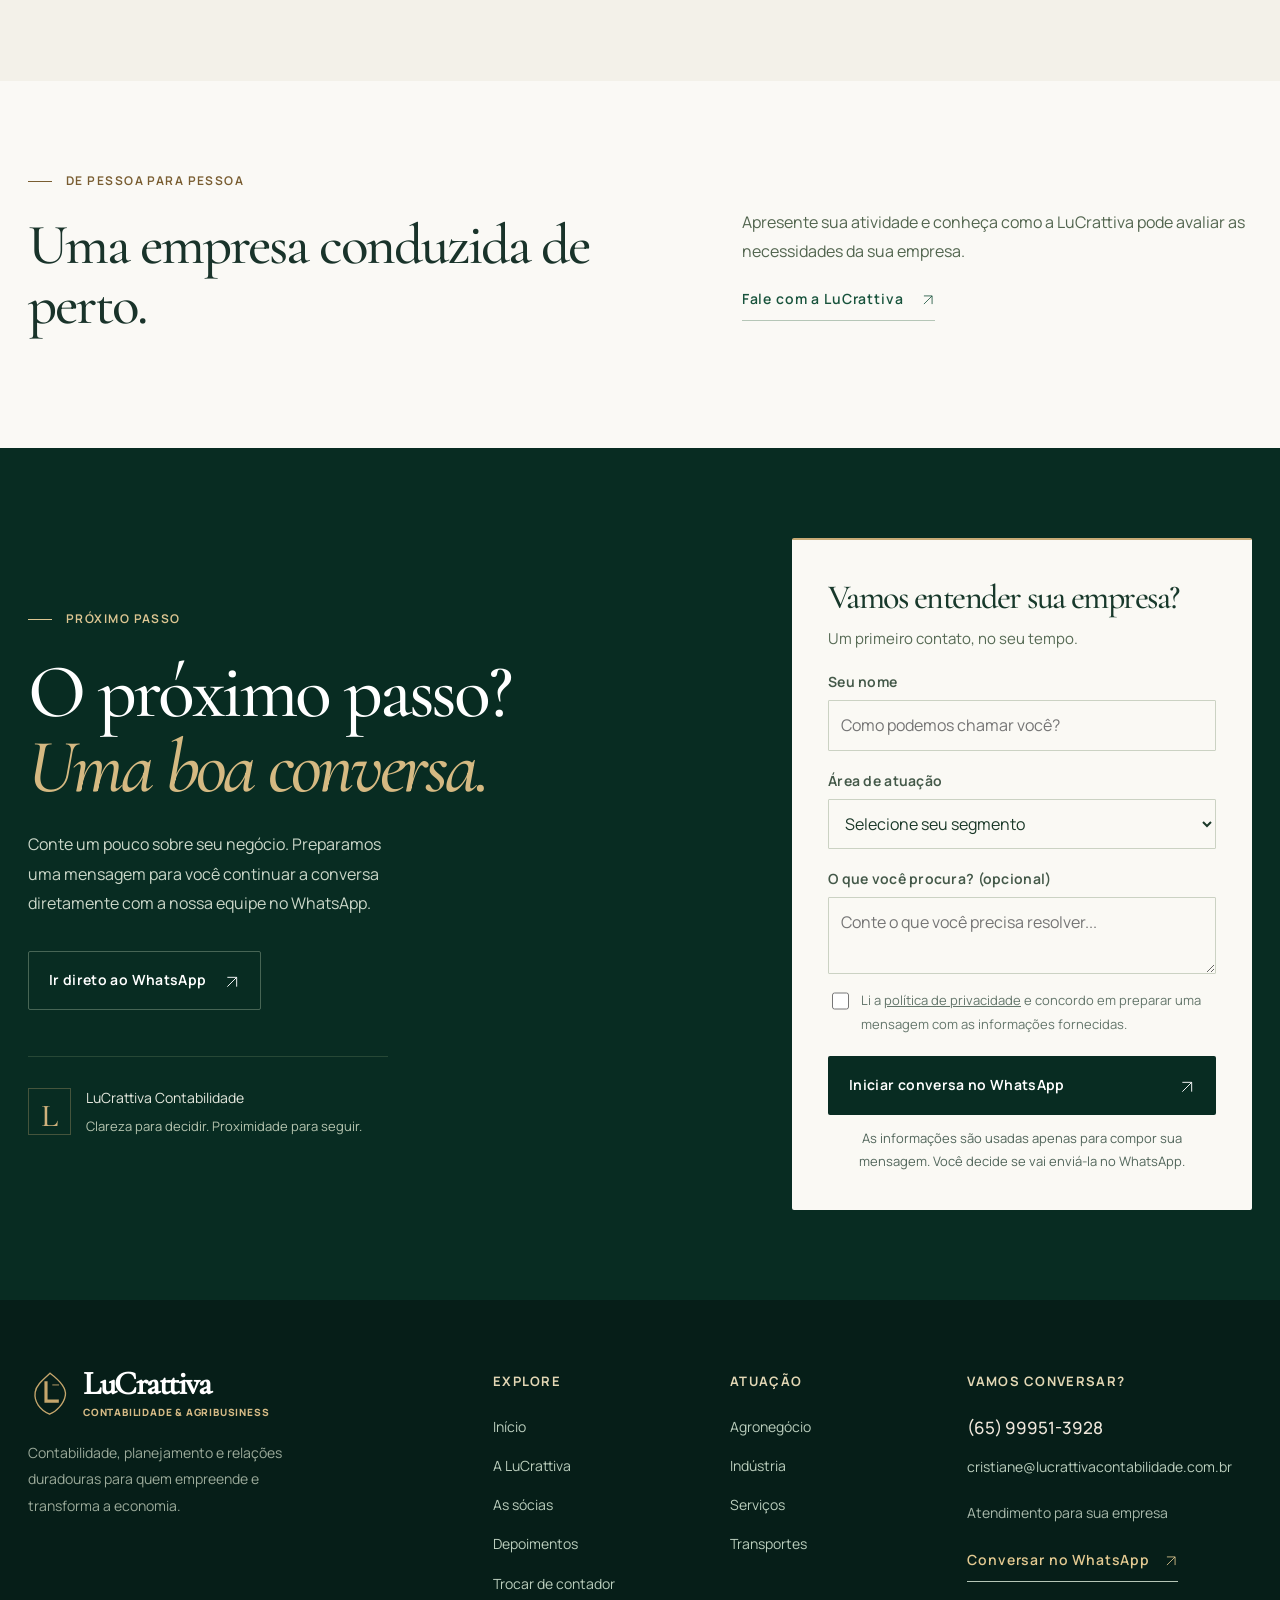
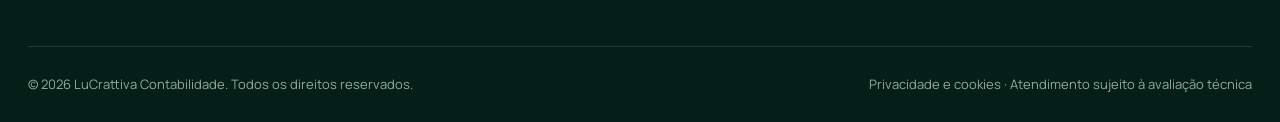
<file: equipe/index.html>
<!doctype html><html lang="pt-BR"><head><meta charset="utf-8"><meta name="viewport" content="width=device-width, initial-scale=1"><meta name="color-scheme" content="light"><meta name="theme-color" content="#082c22"><title>As sócias | LuCrattiva Contabilidade</title><meta name="description" content="Conheça o espaço dedicado às duas sócias da LuCrattiva Contabilidade."><meta name="robots" content="noindex,nofollow"><link rel="canonical" href="https://www.lucrattivacontabilidade.com.br/equipe/"><meta property="og:type" content="website"><meta name="twitter:card" content="summary_large_image"><meta property="og:image:width" content="1200"><meta property="og:image:height" content="630"><meta property="og:image:alt" content="LuCrattiva: visão para decidir, parceria para ir mais longe."><meta property="og:locale" content="pt_BR"><meta property="og:site_name" content="LuCrattiva Contabilidade"><meta property="og:title" content="As sócias | LuCrattiva Contabilidade"><meta property="og:description" content="Conheça o espaço dedicado às duas sócias da LuCrattiva Contabilidade."><meta property="og:image" content="https://www.lucrattivacontabilidade.com.br/assets/images/og-cover.jpg"><link rel="icon" type="image/svg+xml" href="/assets/images/logo-mark.svg"><link rel="preload" as="image" href="/assets/images/paisagem-editorial.webp"><link rel="preload" href="/assets/fonts/manrope-latin-wght-normal.woff2" as="font" type="font/woff2" crossorigin><link rel="stylesheet" href="/assets/css/styles.css"><link rel="stylesheet" href="/assets/css/experience.css"><link rel="stylesheet" href="/assets/css/pages.css"><link rel="stylesheet" href="/assets/css/readability.css"><link rel="stylesheet" href="/assets/css/refinements.css"></head><body class="inner-page team-page partners-page"><a class="skip" href="#conteudo">Pular para o conteúdo</a><div class="topline"><div class="container topline-content"><span>CONTABILIDADE <span class="dot"></span> PARA O SEU NEGÓCIO</span><span class="topline-highlight">CONTABILIDADE PARA QUEM MOVIMENTA A ECONOMIA</span></div></div><header class="header"><div class="container header-inner"><a href="/" class="wordmark" aria-label="LuCrattiva — página inicial"><img src="/assets/images/logo-mark.svg" class="wordmark-logo" alt=""><span><span class="wordmark-title">LuCrattiva</span><span class="wordmark-sub">CONTABILIDADE &amp; AGRIBUSINESS</span></span></a><button type="button" class="hamburger" data-menu-toggle aria-label="Abrir navegação" aria-controls="nav-principal" aria-expanded="false"><span></span><span></span><span></span></button><nav class="nav" id="nav-principal" data-main-nav aria-label="Navegação principal"><a href="/">Início</a><div class="dropdown"><button class="nav-drop-trigger" type="button" aria-expanded="false">Áreas de atuação <span aria-hidden="true">⌄</span></button><div class="dropdown-menu"><a href="/agronegocio/">Agronegócio</a><a href="/industria/">Indústria</a><a href="/servicos/">Serviços</a><a href="/transportes/">Transportes</a><a href="/trocar-de-contador/">Trocar de contador</a></div></div><a href="/sobre/">A LuCrattiva</a><a href="/equipe/">Sócias</a><a href="/#solucoes">Nossos serviços</a><a href="/#depoimentos">Depoimentos</a><a href="/contato/">Contato</a></nav><a class="btn btn-forest header-cta" data-whatsapp="geral" data-cta="header" href="#">Vamos conversar <span aria-hidden="true"><svg class="arrow-svg" viewBox="0 0 24 24" fill="none" stroke="currentColor" stroke-width="1.4" aria-hidden="true" focusable="false"><path d="M5 19 19 5M5 5h14v14"/></svg></span></a></div></header><main id="conteudo"><section class="page-hero"><div class="page-hero-art"></div><div class="container page-hero-inner"><nav class="breadcrumbs" aria-label="Caminho da página"><a href="/">Início</a><span aria-hidden="true">/</span><span aria-current="page">As sócias</span></nav><div class="eyebrow light">AS SÓCIAS DA LUCRATTIVA</div><h1>À frente da LuCrattiva,<br><em>duas sócias.</em></h1><p>Conheça a apresentação das duas sócias que conduzem a LuCrattiva e a sua proposta de atendimento.</p></div></section><section class="section section-cream"><div class="container"><div class="section-lead"><div><div class="eyebrow">QUEM CONDUZ A EMPRESA</div><h2 class="display-heading">Conheça as <em>sócias.</em></h2></div><p class="section-sub">A apresentação das duas sócias será preenchida com nomes, fotografias e informações autorizadas.</p></div> <div class="team-grid" data-team-grid><noscript><p>Entre em contato para conhecer as sócias.</p></noscript></div><div class="team-help">Apresentação em preparação. Nomes e fotos das sócias serão incluídos com o material autorizado.</div></div></section><section class="section"><div class="container page-content-grid"><div><div class="eyebrow">DE PESSOA PARA PESSOA</div><h2>Uma empresa conduzida de perto.</h2></div><div><p>Apresente sua atividade e conheça como a LuCrattiva pode avaliar as necessidades da sua empresa.</p><a class="text-arrow" data-whatsapp="geral" data-cta="team-intro" href="#">Fale com a LuCrattiva <span aria-hidden="true"><svg class="arrow-svg" viewBox="0 0 24 24" fill="none" stroke="currentColor" stroke-width="1.4" aria-hidden="true" focusable="false"><path d="M5 19 19 5M5 5h14v14"/></svg></span></a></div></div></section><section class="contact-wrap" id="atendimento"><div class="container contact-grid"><div><div class="eyebrow light">PRÓXIMO PASSO</div><h2>O próximo passo?<br><em>Uma boa conversa.</em></h2><p>Conte um pouco sobre seu negócio. Preparamos uma mensagem para você continuar a conversa diretamente com a nossa equipe no WhatsApp.</p><div style="margin-top:32px"><a href="#" class="btn btn-outline-light" data-whatsapp="geral" data-cta="contact-left">Ir direto ao WhatsApp <span aria-hidden="true"><svg class="arrow-svg" viewBox="0 0 24 24" fill="none" stroke="currentColor" stroke-width="1.4" aria-hidden="true" focusable="false"><path d="M5 19 19 5M5 5h14v14"/></svg></span></a></div><div class="contact-signature"><span aria-hidden="true">L</span><p>LuCrattiva Contabilidade<small>Clareza para decidir. Proximidade para seguir.</small></p></div></div><form class="contact-card" data-lead-form><h3>Vamos entender sua empresa?</h3><p>Um primeiro contato, no seu tempo.</p><label for="lead-name">Seu nome</label><input id="lead-name" name="name" placeholder="Como podemos chamar você?" maxlength="80" required autocomplete="name"><label for="lead-segment">Área de atuação</label><select id="lead-segment" name="segment" required><option value="" disabled selected>Selecione seu segmento</option><option value="agro">Agronegócio</option><option value="industria">Indústria</option><option value="servicos">Serviços</option><option value="transportes">Transportes</option><option value="troca">Quero trocar de contador</option><option value="geral">Outros assuntos</option></select><label for="lead-issue">O que você procura? (opcional)</label><textarea id="lead-issue" name="issue" maxlength="400" placeholder="Conte o que você precisa resolver..."></textarea><div class="form-checkbox"><input type="checkbox" id="lead-privacy" required><label for="lead-privacy">Li a <a href="/privacidade/" target="_blank" rel="noopener">política de privacidade</a> e concordo em preparar uma mensagem com as informações fornecidas.</label></div><button type="submit" class="btn btn-forest form-submit">Iniciar conversa no WhatsApp <span aria-hidden="true"><svg class="arrow-svg" viewBox="0 0 24 24" fill="none" stroke="currentColor" stroke-width="1.4" aria-hidden="true" focusable="false"><path d="M5 19 19 5M5 5h14v14"/></svg></span></button><div class="form-disclaimer">As informações são usadas apenas para compor sua mensagem. Você decide se vai enviá-la no WhatsApp.</div></form></div></section>
</main><footer class="footer"><div class="container"><div class="footer-grid"><div class="footer-brand"><a href="/" class="wordmark"><img class="wordmark-logo" src="/assets/images/logo-mark.svg" alt=""><span><span class="wordmark-title">LuCrattiva</span><span class="wordmark-sub">CONTABILIDADE &amp; AGRIBUSINESS</span></span></a><p>Contabilidade, planejamento e relações duradouras para quem empreende e transforma a economia.</p></div><div><h4>Explore</h4><div class="footer-links"><a href="/">Início</a><a href="/sobre/">A LuCrattiva</a><a href="/equipe/">As sócias</a><a href="/#depoimentos">Depoimentos</a><a href="/trocar-de-contador/">Trocar de contador</a></div></div><div><h4>Atuação</h4><div class="footer-links"><a href="/agronegocio/">Agronegócio</a><a href="/industria/">Indústria</a><a href="/servicos/">Serviços</a><a href="/transportes/">Transportes</a></div></div><div class="footer-contact"><h4>Vamos conversar?</h4><strong data-public-phone>(65) 99951-3928</strong><a data-email href="mailto:cristiane@lucrattivacontabilidade.com.br">cristiane@lucrattivacontabilidade.com.br</a><p style="margin-top:20px">Atendimento para sua empresa</p><a class="text-arrow" data-whatsapp="geral" data-cta="footer" href="#" style="color:#e3c991;margin-top:20px">Conversar no WhatsApp <span><svg class="arrow-svg" viewBox="0 0 24 24" fill="none" stroke="currentColor" stroke-width="1.4" aria-hidden="true" focusable="false"><path d="M5 19 19 5M5 5h14v14"/></svg></span></a></div></div><div class="footer-bottom"><span>© <span id="copyright-year">2026</span> LuCrattiva Contabilidade. Todos os direitos reservados.</span><span><a href="/privacidade/">Privacidade e cookies</a> · Atendimento sujeito à avaliação técnica</span></div></div></footer><a href="#" class="floating-wa" data-whatsapp="geral" data-cta="floating" aria-label="Conversar com a LuCrattiva pelo WhatsApp"><svg viewBox="0 0 32 32" fill="currentColor" aria-hidden="true"><path d="M16.02 3.2A12.76 12.76 0 0 0 5 22.46L3.3 28.7l6.38-1.67A12.8 12.8 0 1 0 16.02 3.2Zm0 23.18c-2.2 0-4.35-.58-6.21-1.7l-.45-.27-3.77.99 1.01-3.67-.3-.48a10.43 10.43 0 1 1 9.72 5.13Zm5.74-7.81c-.32-.16-1.89-.93-2.19-1.04-.29-.1-.5-.16-.71.16s-.82 1.04-1 1.25c-.18.2-.37.23-.69.08a8.76 8.76 0 0 1-2.57-1.59 9.54 9.54 0 0 1-1.78-2.22c-.18-.32-.02-.49.14-.65.14-.14.32-.37.47-.55.16-.18.21-.32.32-.53.1-.21.05-.4-.03-.56-.08-.16-.71-1.71-.97-2.34-.26-.62-.52-.53-.71-.54h-.61c-.21 0-.55.08-.84.4-.29.32-1.1 1.08-1.1 2.64s1.13 3.07 1.29 3.28a12 12 0 0 0 4.6 4.67c1.61.7 2.24.76 3.04.64.93-.14 1.89-.77 2.16-1.52.27-.74.27-1.37.19-1.5s-.29-.21-.61-.37Z"/></svg><span class="wa-dot" aria-hidden="true"></span></a><div class="consent-banner" data-consent-banner hidden role="dialog" aria-label="Preferências de privacidade" aria-modal="false"><strong>Sua privacidade, sua escolha.</strong><p>Guardamos suas preferências neste navegador. Estatísticas e publicidade são opcionais e só podem ser ativadas com sua autorização. <a href="/privacidade/">Saiba mais</a>.</p><div class="consent-preferences" data-consent-preferences hidden><label><input type="checkbox" name="analytics-consent"> Estatísticas</label><label><input type="checkbox" name="marketing-consent"> Publicidade/remarketing</label></div><div class="consent-buttons"><button type="button" data-consent-reject>Recusar opcionais</button><button type="button" data-consent-configure>Personalizar</button><button type="button" data-consent-save hidden>Salvar preferências</button><button class="primary" type="button" data-consent-all>Aceitar opcionais</button></div></div><button type="button" class="cookie-reopen" data-consent-reopen>Preferências de cookies</button><script>document.getElementById('copyright-year').textContent=new Date().getFullYear()</script><script src="/assets/js/config.js" defer></script><script src="/assets/js/site.js" defer></script></body></html>
</file>
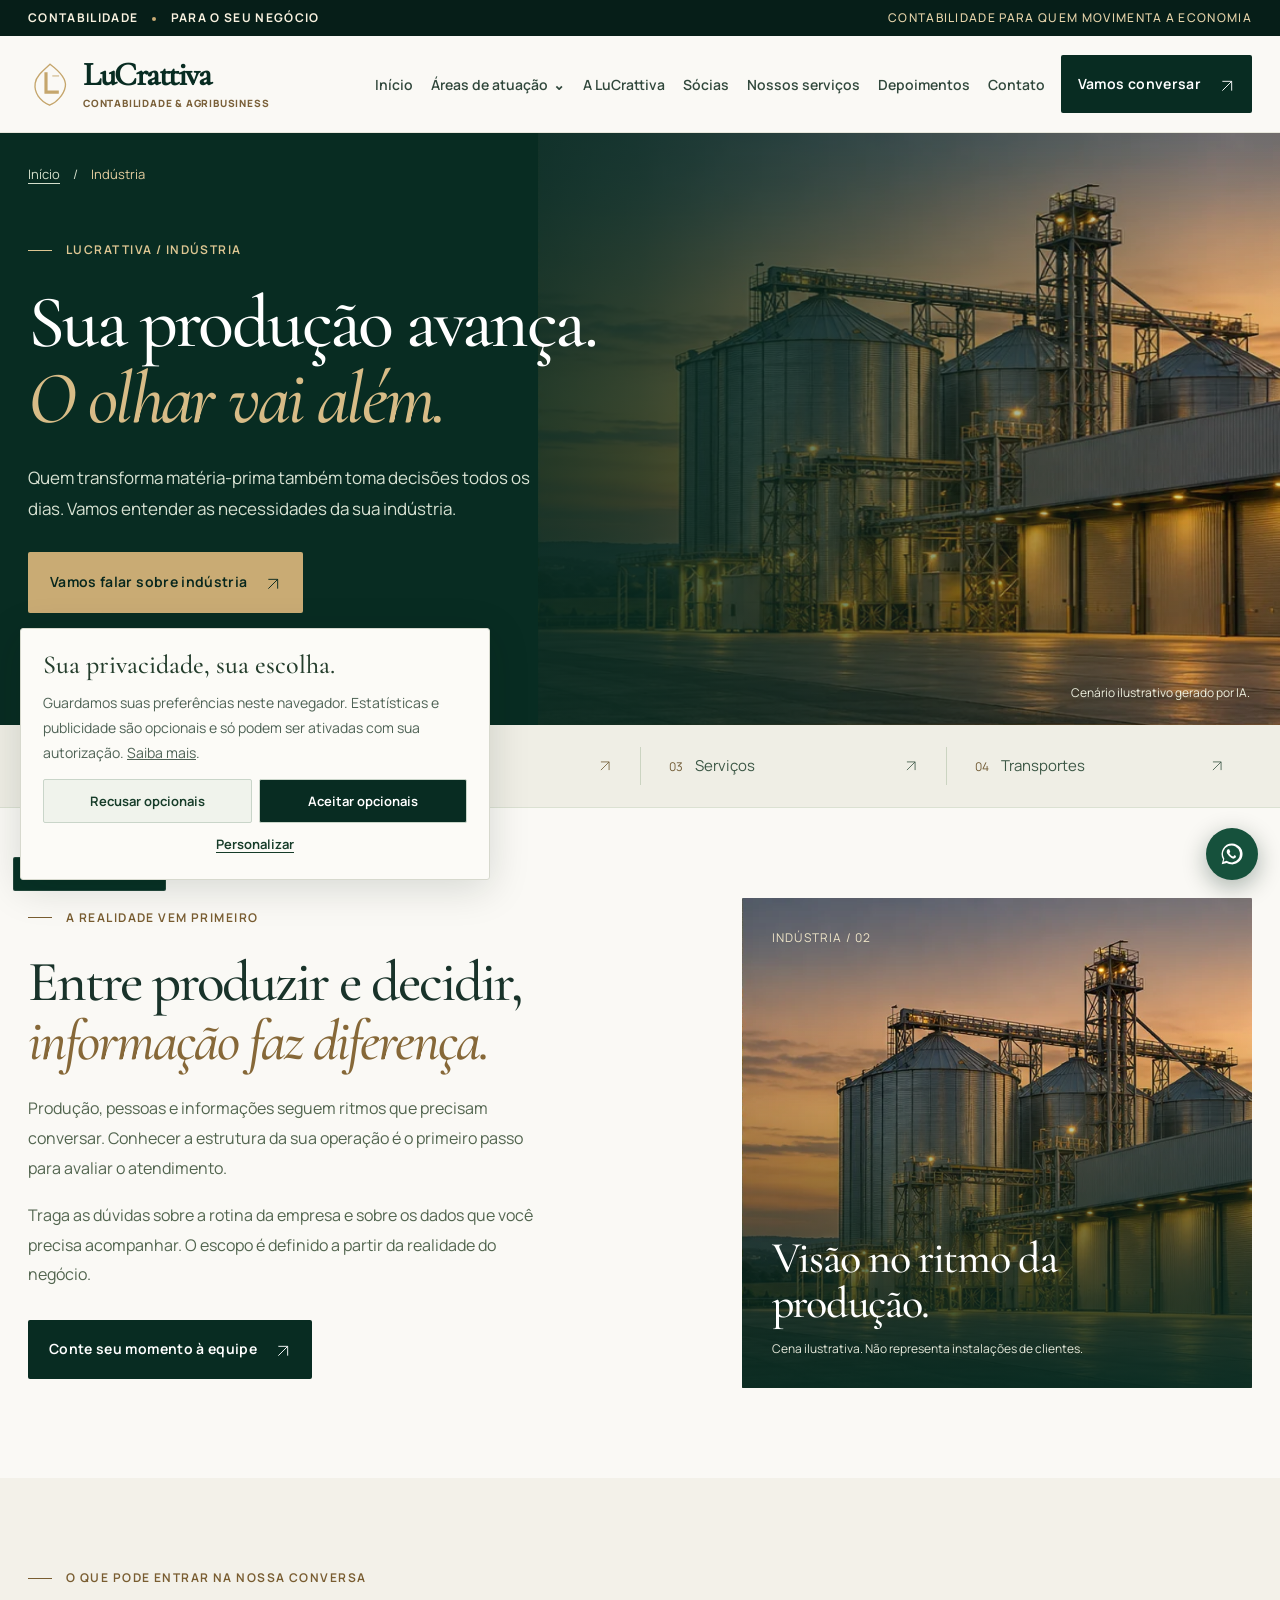
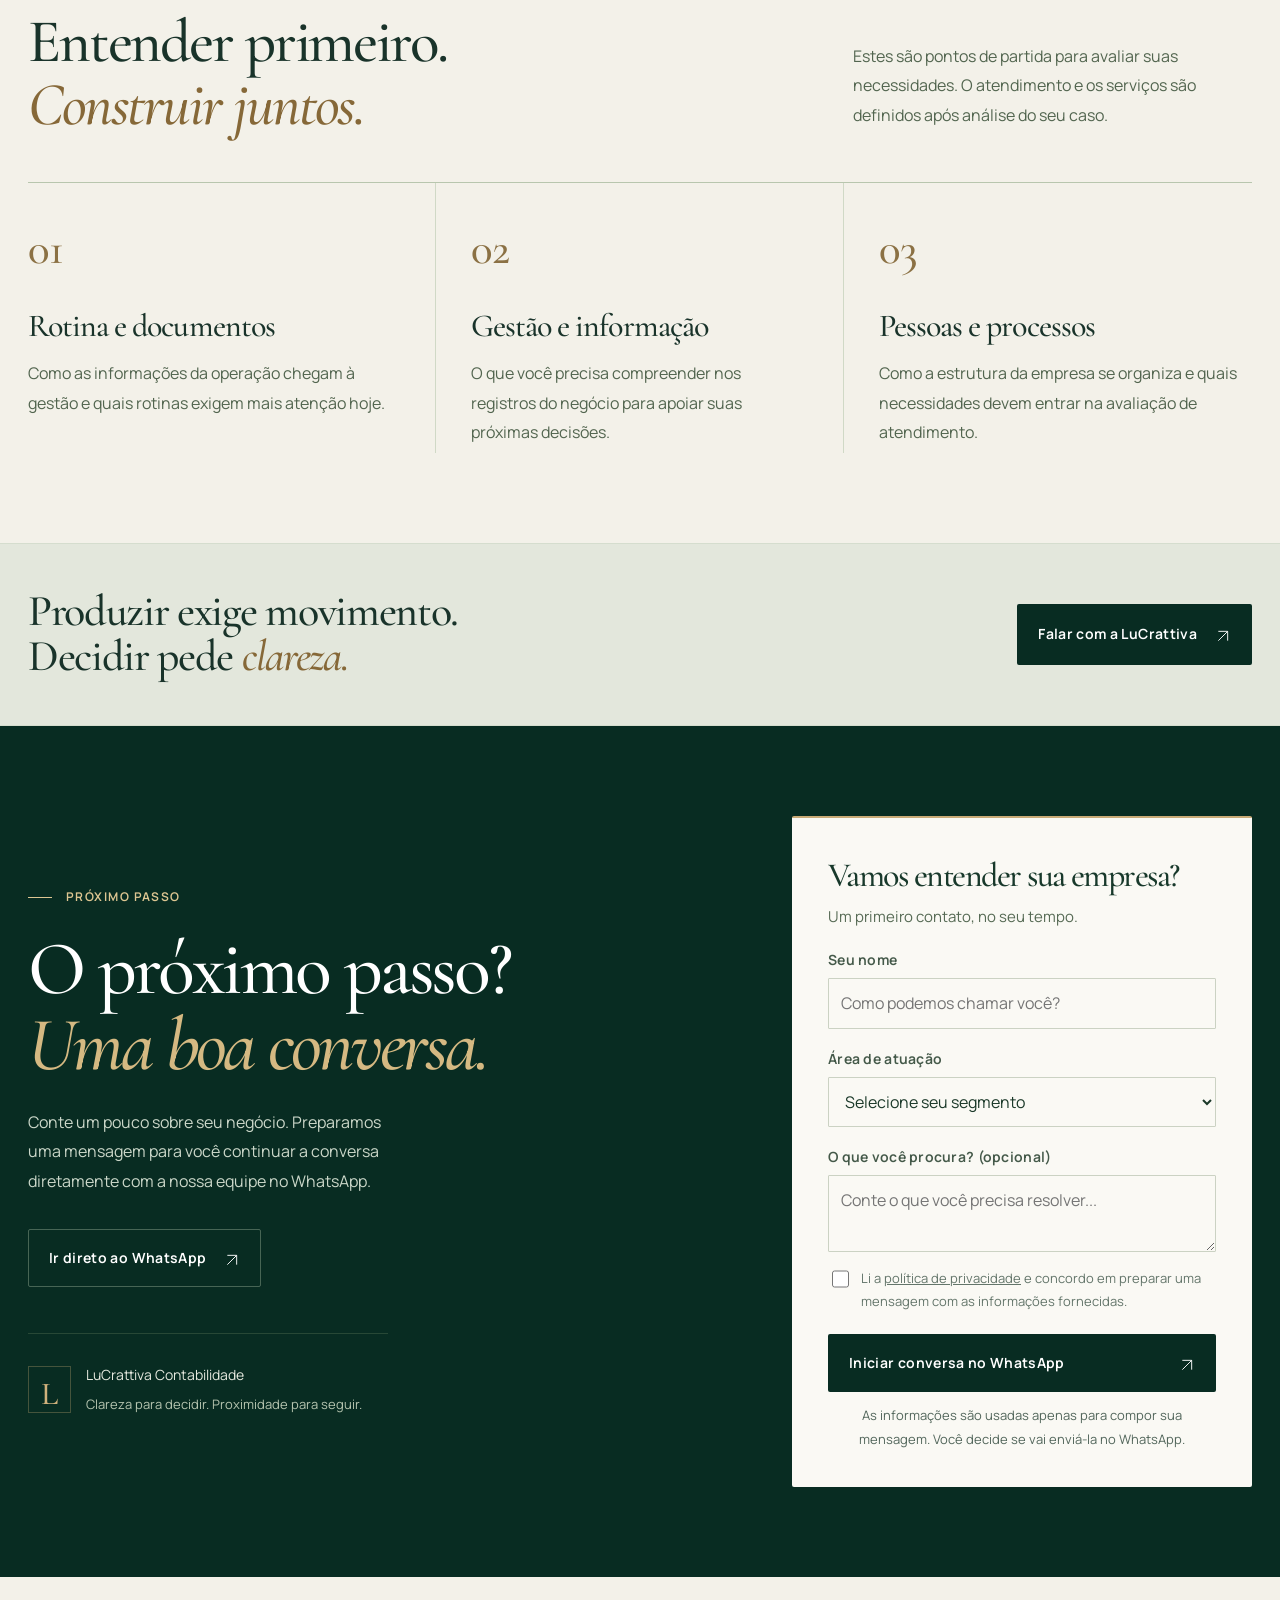
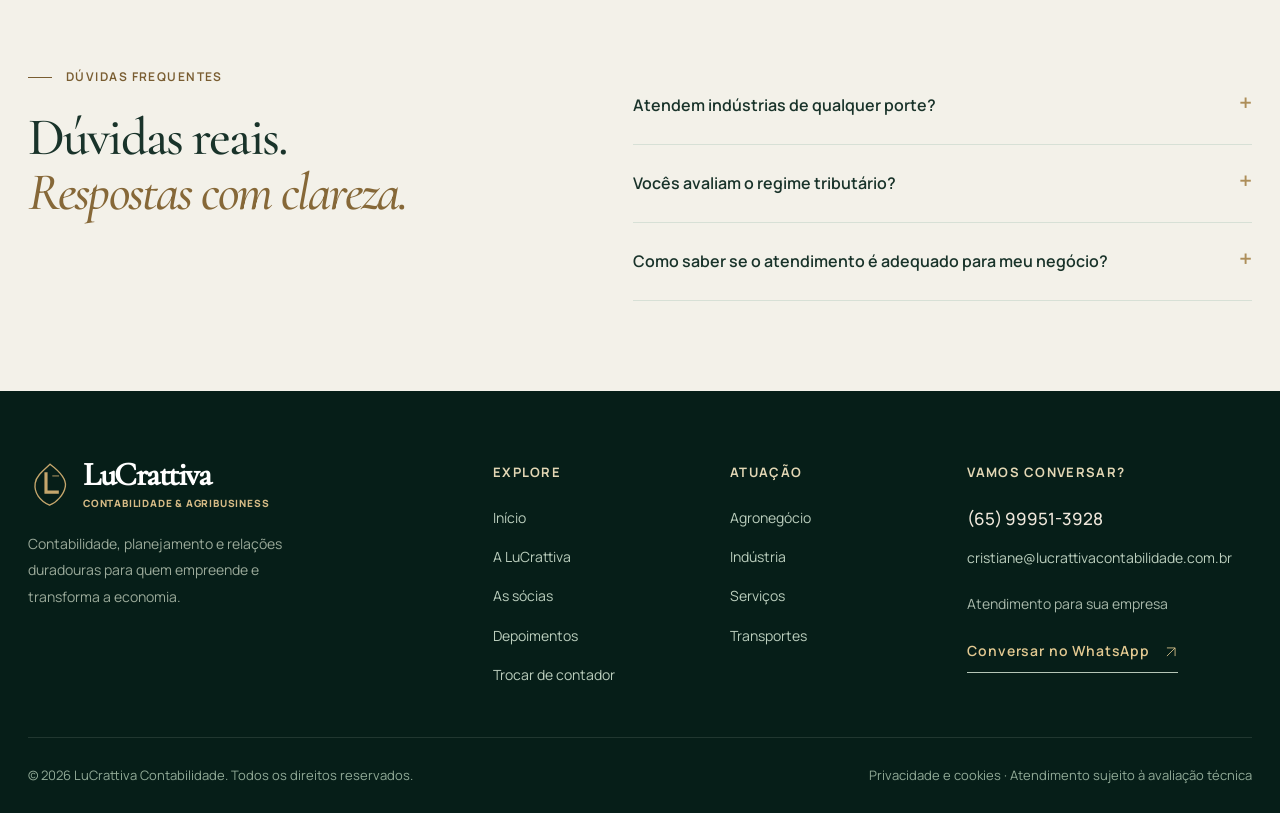
<file: industria/index.html>
<!doctype html><html lang="pt-BR"><head><meta charset="utf-8"><meta name="viewport" content="width=device-width, initial-scale=1"><meta name="color-scheme" content="light"><meta name="theme-color" content="#082c22"><title>Indústria | LuCrattiva Contabilidade</title><meta name="description" content="Contabilidade para negócios que precisam coordenar produção, custos, obrigações e crescimento com responsabilidade."><meta name="robots" content="noindex,nofollow"><link rel="canonical" href="https://www.lucrattivacontabilidade.com.br/industria/"><meta property="og:type" content="website"><meta name="twitter:card" content="summary_large_image"><meta property="og:image:width" content="1200"><meta property="og:image:height" content="630"><meta property="og:image:alt" content="LuCrattiva: visão para decidir, parceria para ir mais longe."><meta property="og:locale" content="pt_BR"><meta property="og:site_name" content="LuCrattiva Contabilidade"><meta property="og:title" content="Indústria | LuCrattiva Contabilidade"><meta property="og:description" content="Contabilidade para negócios que precisam coordenar produção, custos, obrigações e crescimento com responsabilidade."><meta property="og:image" content="https://www.lucrattivacontabilidade.com.br/assets/images/og-cover.jpg"><link rel="icon" type="image/svg+xml" href="/assets/images/logo-mark.svg"><link rel="preload" as="image" href="/assets/images/paisagem-editorial.webp"><link rel="preload" href="/assets/fonts/manrope-latin-wght-normal.woff2" as="font" type="font/woff2" crossorigin><link rel="stylesheet" href="/assets/css/styles.css"><link rel="stylesheet" href="/assets/css/experience.css"><link rel="stylesheet" href="/assets/css/pages.css"><link rel="stylesheet" href="/assets/css/readability.css"><link rel="stylesheet" href="/assets/css/refinements.css"></head><body class="inner-page sector-page sector-industria"><a class="skip" href="#conteudo">Pular para o conteúdo</a><div class="topline"><div class="container topline-content"><span>CONTABILIDADE <span class="dot"></span> PARA O SEU NEGÓCIO</span><span class="topline-highlight">CONTABILIDADE PARA QUEM MOVIMENTA A ECONOMIA</span></div></div><header class="header"><div class="container header-inner"><a href="/" class="wordmark" aria-label="LuCrattiva — página inicial"><img src="/assets/images/logo-mark.svg" class="wordmark-logo" alt=""><span><span class="wordmark-title">LuCrattiva</span><span class="wordmark-sub">CONTABILIDADE &amp; AGRIBUSINESS</span></span></a><button type="button" class="hamburger" data-menu-toggle aria-label="Abrir navegação" aria-controls="nav-principal" aria-expanded="false"><span></span><span></span><span></span></button><nav class="nav" id="nav-principal" data-main-nav aria-label="Navegação principal"><a href="/">Início</a><div class="dropdown"><button class="nav-drop-trigger" type="button" aria-expanded="false">Áreas de atuação <span aria-hidden="true">⌄</span></button><div class="dropdown-menu"><a href="/agronegocio/">Agronegócio</a><a href="/industria/">Indústria</a><a href="/servicos/">Serviços</a><a href="/transportes/">Transportes</a><a href="/trocar-de-contador/">Trocar de contador</a></div></div><a href="/sobre/">A LuCrattiva</a><a href="/equipe/">Sócias</a><a href="/#solucoes">Nossos serviços</a><a href="/#depoimentos">Depoimentos</a><a href="/contato/">Contato</a></nav><a class="btn btn-forest header-cta" data-whatsapp="geral" data-cta="header" href="#">Vamos conversar <span aria-hidden="true"><svg class="arrow-svg" viewBox="0 0 24 24" fill="none" stroke="currentColor" stroke-width="1.4" aria-hidden="true" focusable="false"><path d="M5 19 19 5M5 5h14v14"/></svg></span></a></div></header><main id="conteudo">
<section class="page-hero"><div class="page-hero-art" aria-hidden="true"></div><div class="container page-hero-inner"><nav class="breadcrumbs" aria-label="Caminho da página"><a href="/">Início</a><span aria-hidden="true">/</span><span aria-current="page">Indústria</span></nav><div class="eyebrow light">LUCRATTIVA / INDÚSTRIA</div><h1>Sua produção avança.<br><em>O olhar vai além.</em></h1><p>Quem transforma matéria-prima também toma decisões todos os dias. Vamos entender as necessidades da sua indústria.</p><a href="#" class="btn btn-gold" data-whatsapp="industria" data-cta="landing-hero">Vamos falar sobre indústria<span aria-hidden="true"><svg class="arrow-svg" viewBox="0 0 24 24" fill="none" stroke="currentColor" stroke-width="1.4" aria-hidden="true" focusable="false"><path d="M5 19 19 5M5 5h14v14"/></svg></span></a><span class="hero-origin">ATENDIMENTO PARA SUA EMPRESA</span></div><span class="page-art-caption">Cenário ilustrativo gerado por IA.</span></section>
<div class="sector-navigation"><div class="container"><a href="/agronegocio/" data-sector="agro" data-cta="sector-navigation"><span>01</span>Agronegócio<svg class="arrow-svg" viewBox="0 0 24 24" fill="none" stroke="currentColor" stroke-width="1.4" aria-hidden="true" focusable="false"><path d="M5 19 19 5M5 5h14v14"/></svg></a><a href="/industria/" data-sector="industria" data-cta="sector-navigation" aria-current="page"><span>02</span>Indústria<svg class="arrow-svg" viewBox="0 0 24 24" fill="none" stroke="currentColor" stroke-width="1.4" aria-hidden="true" focusable="false"><path d="M5 19 19 5M5 5h14v14"/></svg></a><a href="/servicos/" data-sector="servicos" data-cta="sector-navigation"><span>03</span>Serviços<svg class="arrow-svg" viewBox="0 0 24 24" fill="none" stroke="currentColor" stroke-width="1.4" aria-hidden="true" focusable="false"><path d="M5 19 19 5M5 5h14v14"/></svg></a><a href="/transportes/" data-sector="transportes" data-cta="sector-navigation"><span>04</span>Transportes<svg class="arrow-svg" viewBox="0 0 24 24" fill="none" stroke="currentColor" stroke-width="1.4" aria-hidden="true" focusable="false"><path d="M5 19 19 5M5 5h14v14"/></svg></a></div></div>
<section class="section"><div class="container page-content-grid"><div><div class="eyebrow">A REALIDADE VEM PRIMEIRO</div><h2>Entre produzir e decidir,<br><em>informação faz diferença.</em></h2><p>Produção, pessoas e informações seguem ritmos que precisam conversar. Conhecer a estrutura da sua operação é o primeiro passo para avaliar o atendimento.</p><p>Traga as dúvidas sobre a rotina da empresa e sobre os dados que você precisa acompanhar. O escopo é definido a partir da realidade do negócio.</p><a href="#" class="btn btn-forest" data-whatsapp="industria" data-cta="landing-content">Conte seu momento à equipe<span aria-hidden="true"><svg class="arrow-svg" viewBox="0 0 24 24" fill="none" stroke="currentColor" stroke-width="1.4" aria-hidden="true" focusable="false"><path d="M5 19 19 5M5 5h14v14"/></svg></span></a></div><div class="page-image-card sector-visual"><span class="image-overline">INDÚSTRIA / 02</span><div class="image-tag">Visão no ritmo da produção.</div><span class="image-caption">Cena ilustrativa. Não representa instalações de clientes.</span></div></div></section>
<section class="section section-cream"><div class="container"><div class="section-lead"><div><div class="eyebrow">O QUE PODE ENTRAR NA NOSSA CONVERSA</div><h2 class="display-heading">Entender primeiro.<br><em>Construir juntos.</em></h2></div><p class="section-sub">Estes são pontos de partida para avaliar suas necessidades. O atendimento e os serviços são definidos após análise do seu caso.</p></div><div class="cards-three"><article class="small-feature-card"><span class="number">01</span><h3>Rotina e documentos</h3><p>Como as informações da operação chegam à gestão e quais rotinas exigem mais atenção hoje.</p></article><article class="small-feature-card"><span class="number">02</span><h3>Gestão e informação</h3><p>O que você precisa compreender nos registros do negócio para apoiar suas próximas decisões.</p></article><article class="small-feature-card"><span class="number">03</span><h3>Pessoas e processos</h3><p>Como a estrutura da empresa se organiza e quais necessidades devem entrar na avaliação de atendimento.</p></article></div></div></section>
<section class="cta-band"><div class="container cta-band-inner"><h2>Produzir exige movimento.<br>Decidir pede <em>clareza.</em></h2><a href="#" class="btn btn-forest" data-whatsapp="industria" data-cta="landing-band">Falar com a LuCrattiva<span aria-hidden="true"><svg class="arrow-svg" viewBox="0 0 24 24" fill="none" stroke="currentColor" stroke-width="1.4" aria-hidden="true" focusable="false"><path d="M5 19 19 5M5 5h14v14"/></svg></span></a></div></section>
<section class="contact-wrap" id="atendimento"><div class="container contact-grid"><div><div class="eyebrow light">PRÓXIMO PASSO</div><h2>O próximo passo?<br><em>Uma boa conversa.</em></h2><p>Conte um pouco sobre seu negócio. Preparamos uma mensagem para você continuar a conversa diretamente com a nossa equipe no WhatsApp.</p><div style="margin-top:32px"><a href="#" class="btn btn-outline-light" data-whatsapp="industria" data-cta="contact-left">Ir direto ao WhatsApp <span aria-hidden="true"><svg class="arrow-svg" viewBox="0 0 24 24" fill="none" stroke="currentColor" stroke-width="1.4" aria-hidden="true" focusable="false"><path d="M5 19 19 5M5 5h14v14"/></svg></span></a></div><div class="contact-signature"><span aria-hidden="true">L</span><p>LuCrattiva Contabilidade<small>Clareza para decidir. Proximidade para seguir.</small></p></div></div><form class="contact-card" data-lead-form><h3>Vamos entender sua empresa?</h3><p>Um primeiro contato, no seu tempo.</p><label for="lead-name">Seu nome</label><input id="lead-name" name="name" placeholder="Como podemos chamar você?" maxlength="80" required autocomplete="name"><label for="lead-segment">Área de atuação</label><select id="lead-segment" name="segment" required><option value="" disabled selected>Selecione seu segmento</option><option value="agro">Agronegócio</option><option value="industria">Indústria</option><option value="servicos">Serviços</option><option value="transportes">Transportes</option><option value="troca">Quero trocar de contador</option><option value="geral">Outros assuntos</option></select><label for="lead-issue">O que você procura? (opcional)</label><textarea id="lead-issue" name="issue" maxlength="400" placeholder="Conte o que você precisa resolver..."></textarea><div class="form-checkbox"><input type="checkbox" id="lead-privacy" required><label for="lead-privacy">Li a <a href="/privacidade/" target="_blank" rel="noopener">política de privacidade</a> e concordo em preparar uma mensagem com as informações fornecidas.</label></div><button type="submit" class="btn btn-forest form-submit">Iniciar conversa no WhatsApp <span aria-hidden="true"><svg class="arrow-svg" viewBox="0 0 24 24" fill="none" stroke="currentColor" stroke-width="1.4" aria-hidden="true" focusable="false"><path d="M5 19 19 5M5 5h14v14"/></svg></span></button><div class="form-disclaimer">As informações são usadas apenas para compor sua mensagem. Você decide se vai enviá-la no WhatsApp.</div></form></div></section>

<section class="section section-cream"><div class="container faq-grid"><div><div class="eyebrow">DÚVIDAS FREQUENTES</div><h2>Dúvidas reais.<br><em>Respostas com clareza.</em></h2></div><div><details class="faq-item"><summary>Atendem indústrias de qualquer porte?</summary><p>O atendimento depende do porte, segmento, complexidade e capacidade operacional a validar com a equipe.</p></details><details class="faq-item"><summary>Vocês avaliam o regime tributário?</summary><p>A viabilidade e o escopo da análise são definidos a partir das características e documentação da empresa.</p></details><details class="faq-item"><summary>Como saber se o atendimento é adequado para meu negócio?</summary><p>Conte sua atividade, a estrutura da operação e o que você precisa resolver. A equipe avalia a disponibilidade e o escopo antes de apresentar uma proposta.</p></details></div></div></section></main><footer class="footer"><div class="container"><div class="footer-grid"><div class="footer-brand"><a href="/" class="wordmark"><img class="wordmark-logo" src="/assets/images/logo-mark.svg" alt=""><span><span class="wordmark-title">LuCrattiva</span><span class="wordmark-sub">CONTABILIDADE &amp; AGRIBUSINESS</span></span></a><p>Contabilidade, planejamento e relações duradouras para quem empreende e transforma a economia.</p></div><div><h4>Explore</h4><div class="footer-links"><a href="/">Início</a><a href="/sobre/">A LuCrattiva</a><a href="/equipe/">As sócias</a><a href="/#depoimentos">Depoimentos</a><a href="/trocar-de-contador/">Trocar de contador</a></div></div><div><h4>Atuação</h4><div class="footer-links"><a href="/agronegocio/">Agronegócio</a><a href="/industria/">Indústria</a><a href="/servicos/">Serviços</a><a href="/transportes/">Transportes</a></div></div><div class="footer-contact"><h4>Vamos conversar?</h4><strong data-public-phone>(65) 99951-3928</strong><a data-email href="mailto:cristiane@lucrattivacontabilidade.com.br">cristiane@lucrattivacontabilidade.com.br</a><p style="margin-top:20px">Atendimento para sua empresa</p><a class="text-arrow" data-whatsapp="geral" data-cta="footer" href="#" style="color:#e3c991;margin-top:20px">Conversar no WhatsApp <span><svg class="arrow-svg" viewBox="0 0 24 24" fill="none" stroke="currentColor" stroke-width="1.4" aria-hidden="true" focusable="false"><path d="M5 19 19 5M5 5h14v14"/></svg></span></a></div></div><div class="footer-bottom"><span>© <span id="copyright-year">2026</span> LuCrattiva Contabilidade. Todos os direitos reservados.</span><span><a href="/privacidade/">Privacidade e cookies</a> · Atendimento sujeito à avaliação técnica</span></div></div></footer><a href="#" class="floating-wa" data-whatsapp="geral" data-cta="floating" aria-label="Conversar com a LuCrattiva pelo WhatsApp"><svg viewBox="0 0 32 32" fill="currentColor" aria-hidden="true"><path d="M16.02 3.2A12.76 12.76 0 0 0 5 22.46L3.3 28.7l6.38-1.67A12.8 12.8 0 1 0 16.02 3.2Zm0 23.18c-2.2 0-4.35-.58-6.21-1.7l-.45-.27-3.77.99 1.01-3.67-.3-.48a10.43 10.43 0 1 1 9.72 5.13Zm5.74-7.81c-.32-.16-1.89-.93-2.19-1.04-.29-.1-.5-.16-.71.16s-.82 1.04-1 1.25c-.18.2-.37.23-.69.08a8.76 8.76 0 0 1-2.57-1.59 9.54 9.54 0 0 1-1.78-2.22c-.18-.32-.02-.49.14-.65.14-.14.32-.37.47-.55.16-.18.21-.32.32-.53.1-.21.05-.4-.03-.56-.08-.16-.71-1.71-.97-2.34-.26-.62-.52-.53-.71-.54h-.61c-.21 0-.55.08-.84.4-.29.32-1.1 1.08-1.1 2.64s1.13 3.07 1.29 3.28a12 12 0 0 0 4.6 4.67c1.61.7 2.24.76 3.04.64.93-.14 1.89-.77 2.16-1.52.27-.74.27-1.37.19-1.5s-.29-.21-.61-.37Z"/></svg><span class="wa-dot" aria-hidden="true"></span></a><div class="consent-banner" data-consent-banner hidden role="dialog" aria-label="Preferências de privacidade" aria-modal="false"><strong>Sua privacidade, sua escolha.</strong><p>Guardamos suas preferências neste navegador. Estatísticas e publicidade são opcionais e só podem ser ativadas com sua autorização. <a href="/privacidade/">Saiba mais</a>.</p><div class="consent-preferences" data-consent-preferences hidden><label><input type="checkbox" name="analytics-consent"> Estatísticas</label><label><input type="checkbox" name="marketing-consent"> Publicidade/remarketing</label></div><div class="consent-buttons"><button type="button" data-consent-reject>Recusar opcionais</button><button type="button" data-consent-configure>Personalizar</button><button type="button" data-consent-save hidden>Salvar preferências</button><button class="primary" type="button" data-consent-all>Aceitar opcionais</button></div></div><button type="button" class="cookie-reopen" data-consent-reopen>Preferências de cookies</button><script>document.getElementById('copyright-year').textContent=new Date().getFullYear()</script><script src="/assets/js/config.js" defer></script><script src="/assets/js/site.js" defer></script></body></html>
</file>
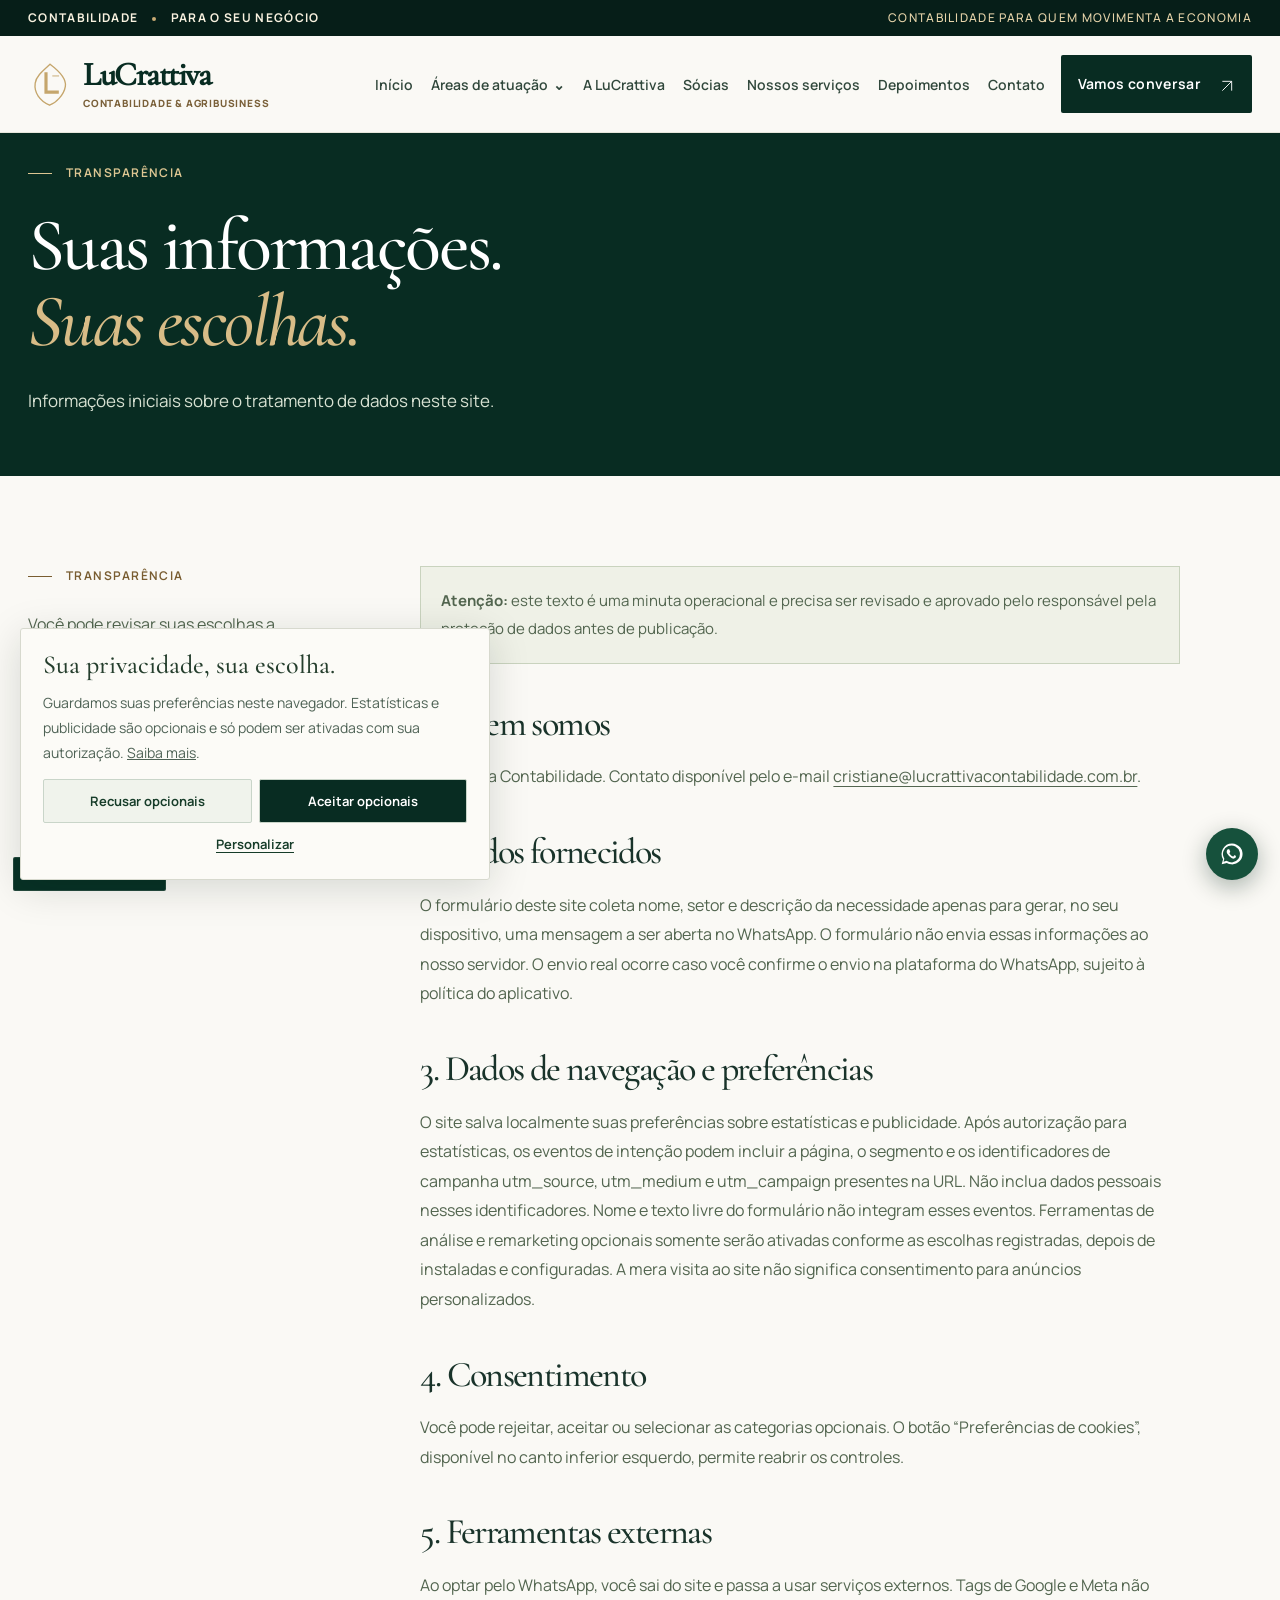
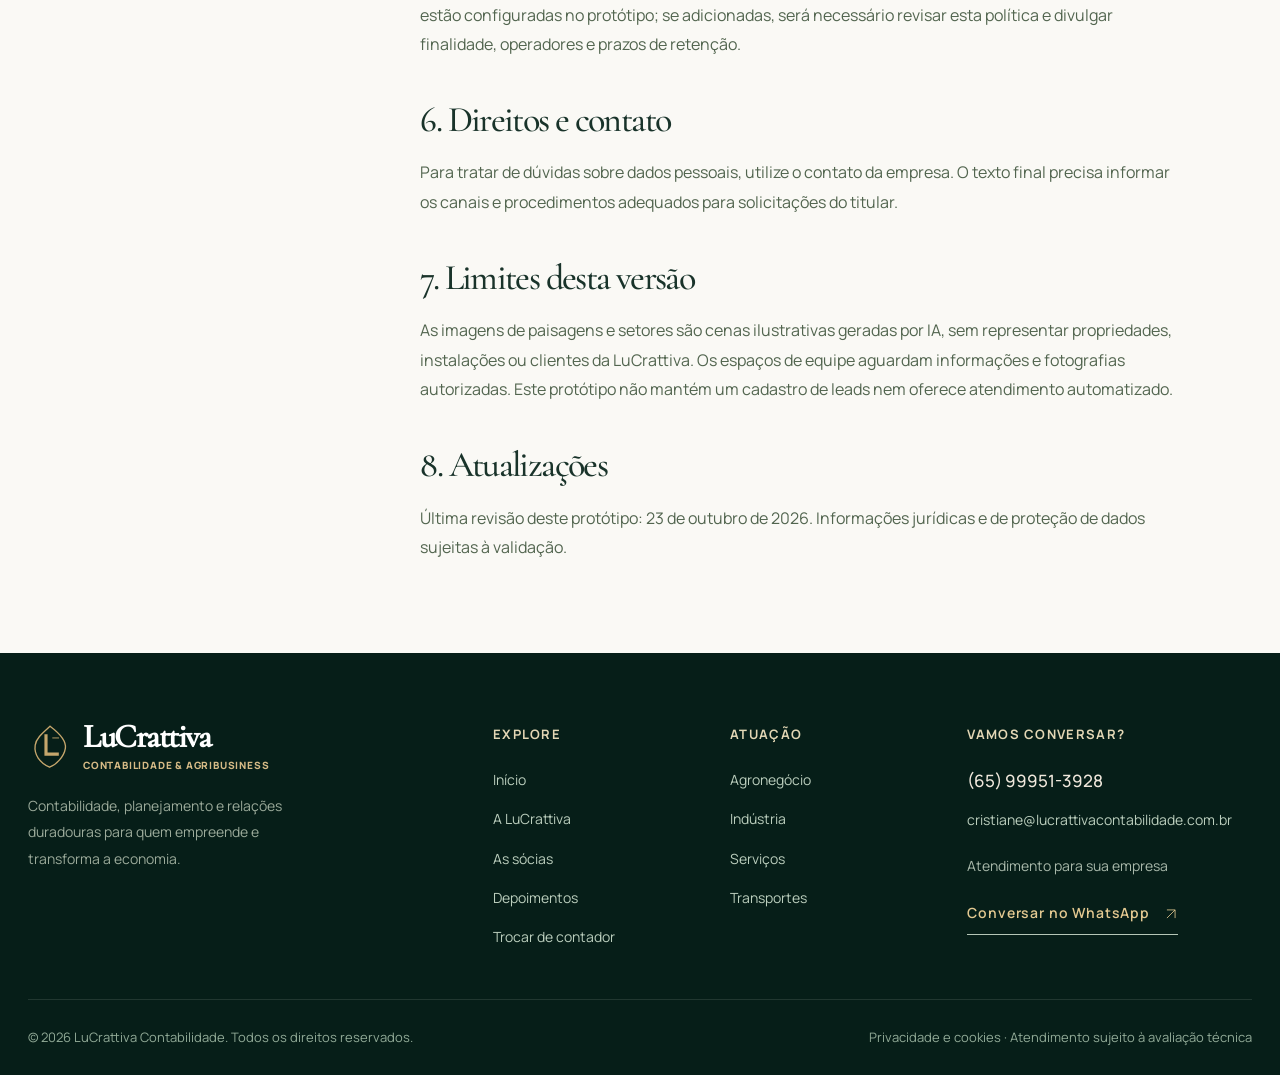
<file: privacidade/index.html>
<!doctype html><html lang="pt-BR"><head><meta charset="utf-8"><meta name="viewport" content="width=device-width, initial-scale=1"><meta name="color-scheme" content="light"><meta name="theme-color" content="#082c22"><title>Privacidade e cookies | LuCrattiva</title><meta name="description" content="Informações sobre privacidade, cookies, consentimento e atendimento via WhatsApp no site da LuCrattiva."><meta name="robots" content="noindex,nofollow"><link rel="canonical" href="https://www.lucrattivacontabilidade.com.br/privacidade/"><meta property="og:type" content="website"><meta name="twitter:card" content="summary_large_image"><meta property="og:image:width" content="1200"><meta property="og:image:height" content="630"><meta property="og:image:alt" content="LuCrattiva: visão para decidir, parceria para ir mais longe."><meta property="og:locale" content="pt_BR"><meta property="og:site_name" content="LuCrattiva Contabilidade"><meta property="og:title" content="Privacidade e cookies | LuCrattiva"><meta property="og:description" content="Informações sobre privacidade, cookies, consentimento e atendimento via WhatsApp no site da LuCrattiva."><meta property="og:image" content="https://www.lucrattivacontabilidade.com.br/assets/images/og-cover.jpg"><link rel="icon" type="image/svg+xml" href="/assets/images/logo-mark.svg"><link rel="preload" as="image" href="/assets/images/paisagem-editorial.webp"><link rel="preload" href="/assets/fonts/manrope-latin-wght-normal.woff2" as="font" type="font/woff2" crossorigin><link rel="stylesheet" href="/assets/css/styles.css"><link rel="stylesheet" href="/assets/css/experience.css"><link rel="stylesheet" href="/assets/css/pages.css"><link rel="stylesheet" href="/assets/css/readability.css"><link rel="stylesheet" href="/assets/css/refinements.css"></head><body class="inner-page privacidade-page"><a class="skip" href="#conteudo">Pular para o conteúdo</a><div class="topline"><div class="container topline-content"><span>CONTABILIDADE <span class="dot"></span> PARA O SEU NEGÓCIO</span><span class="topline-highlight">CONTABILIDADE PARA QUEM MOVIMENTA A ECONOMIA</span></div></div><header class="header"><div class="container header-inner"><a href="/" class="wordmark" aria-label="LuCrattiva — página inicial"><img src="/assets/images/logo-mark.svg" class="wordmark-logo" alt=""><span><span class="wordmark-title">LuCrattiva</span><span class="wordmark-sub">CONTABILIDADE &amp; AGRIBUSINESS</span></span></a><button type="button" class="hamburger" data-menu-toggle aria-label="Abrir navegação" aria-controls="nav-principal" aria-expanded="false"><span></span><span></span><span></span></button><nav class="nav" id="nav-principal" data-main-nav aria-label="Navegação principal"><a href="/">Início</a><div class="dropdown"><button class="nav-drop-trigger" type="button" aria-expanded="false">Áreas de atuação <span aria-hidden="true">⌄</span></button><div class="dropdown-menu"><a href="/agronegocio/">Agronegócio</a><a href="/industria/">Indústria</a><a href="/servicos/">Serviços</a><a href="/transportes/">Transportes</a><a href="/trocar-de-contador/">Trocar de contador</a></div></div><a href="/sobre/">A LuCrattiva</a><a href="/equipe/">Sócias</a><a href="/#solucoes">Nossos serviços</a><a href="/#depoimentos">Depoimentos</a><a href="/contato/">Contato</a></nav><a class="btn btn-forest header-cta" data-whatsapp="geral" data-cta="header" href="#">Vamos conversar <span aria-hidden="true"><svg class="arrow-svg" viewBox="0 0 24 24" fill="none" stroke="currentColor" stroke-width="1.4" aria-hidden="true" focusable="false"><path d="M5 19 19 5M5 5h14v14"/></svg></span></a></div></header><main id="conteudo"><section class="page-hero" ><div class="container page-hero-inner" ><div class="eyebrow light">TRANSPARÊNCIA</div><h1>Suas informações.<br><em>Suas escolhas.</em></h1><p>Informações iniciais sobre o tratamento de dados neste site.</p></div></section><section class="section"><div class="container privacy-grid"><aside class="privacy-aside"><div class="eyebrow">TRANSPARÊNCIA</div><p>Você pode revisar suas escolhas a qualquer momento.</p><button type="button" class="btn btn-forest" data-consent-open>Gerenciar preferências</button><span>Minuta para homologação.<br>Atualizada em 23/10/2026.</span></aside><div class="text-page"><p><strong>Atenção:</strong> este texto é uma minuta operacional e precisa ser revisado e aprovado pelo responsável pela proteção de dados antes de publicação.</p><h2>1. Quem somos</h2><p>LuCrattiva Contabilidade. Contato disponível pelo e-mail <a data-email href="#"></a>.</p><h2>2. Dados fornecidos</h2><p>O formulário deste site coleta nome, setor e descrição da necessidade apenas para gerar, no seu dispositivo, uma mensagem a ser aberta no WhatsApp. O formulário não envia essas informações ao nosso servidor. O envio real ocorre caso você confirme o envio na plataforma do WhatsApp, sujeito à política do aplicativo.</p><h2>3. Dados de navegação e preferências</h2><p>O site salva localmente suas preferências sobre estatísticas e publicidade. Após autorização para estatísticas, os eventos de intenção podem incluir a página, o segmento e os identificadores de campanha utm_source, utm_medium e utm_campaign presentes na URL. Não inclua dados pessoais nesses identificadores. Nome e texto livre do formulário não integram esses eventos. Ferramentas de análise e remarketing opcionais somente serão ativadas conforme as escolhas registradas, depois de instaladas e configuradas. A mera visita ao site não significa consentimento para anúncios personalizados.</p><h2>4. Consentimento</h2><p>Você pode rejeitar, aceitar ou selecionar as categorias opcionais. O botão “Preferências de cookies”, disponível no canto inferior esquerdo, permite reabrir os controles.</p><h2>5. Ferramentas externas</h2><p>Ao optar pelo WhatsApp, você sai do site e passa a usar serviços externos. Tags de Google e Meta não estão configuradas no protótipo; se adicionadas, será necessário revisar esta política e divulgar finalidade, operadores e prazos de retenção.</p><h2>6. Direitos e contato</h2><p>Para tratar de dúvidas sobre dados pessoais, utilize o contato da empresa. O texto final precisa informar os canais e procedimentos adequados para solicitações do titular.</p><h2>7. Limites desta versão</h2><p>As imagens de paisagens e setores são cenas ilustrativas geradas por IA, sem representar propriedades, instalações ou clientes da LuCrattiva. Os espaços de equipe aguardam informações e fotografias autorizadas. Este protótipo não mantém um cadastro de leads nem oferece atendimento automatizado.</p><h2>8. Atualizações</h2><p>Última revisão deste protótipo: 23 de outubro de 2026. Informações jurídicas e de proteção de dados sujeitas à validação.</p></div></div></section></main><footer class="footer"><div class="container"><div class="footer-grid"><div class="footer-brand"><a href="/" class="wordmark"><img class="wordmark-logo" src="/assets/images/logo-mark.svg" alt=""><span><span class="wordmark-title">LuCrattiva</span><span class="wordmark-sub">CONTABILIDADE &amp; AGRIBUSINESS</span></span></a><p>Contabilidade, planejamento e relações duradouras para quem empreende e transforma a economia.</p></div><div><h4>Explore</h4><div class="footer-links"><a href="/">Início</a><a href="/sobre/">A LuCrattiva</a><a href="/equipe/">As sócias</a><a href="/#depoimentos">Depoimentos</a><a href="/trocar-de-contador/">Trocar de contador</a></div></div><div><h4>Atuação</h4><div class="footer-links"><a href="/agronegocio/">Agronegócio</a><a href="/industria/">Indústria</a><a href="/servicos/">Serviços</a><a href="/transportes/">Transportes</a></div></div><div class="footer-contact"><h4>Vamos conversar?</h4><strong data-public-phone>(65) 99951-3928</strong><a data-email href="mailto:cristiane@lucrattivacontabilidade.com.br">cristiane@lucrattivacontabilidade.com.br</a><p style="margin-top:20px">Atendimento para sua empresa</p><a class="text-arrow" data-whatsapp="geral" data-cta="footer" href="#" style="color:#e3c991;margin-top:20px">Conversar no WhatsApp <span><svg class="arrow-svg" viewBox="0 0 24 24" fill="none" stroke="currentColor" stroke-width="1.4" aria-hidden="true" focusable="false"><path d="M5 19 19 5M5 5h14v14"/></svg></span></a></div></div><div class="footer-bottom"><span>© <span id="copyright-year">2026</span> LuCrattiva Contabilidade. Todos os direitos reservados.</span><span><a href="/privacidade/">Privacidade e cookies</a> · Atendimento sujeito à avaliação técnica</span></div></div></footer><a href="#" class="floating-wa" data-whatsapp="geral" data-cta="floating" aria-label="Conversar com a LuCrattiva pelo WhatsApp"><svg viewBox="0 0 32 32" fill="currentColor" aria-hidden="true"><path d="M16.02 3.2A12.76 12.76 0 0 0 5 22.46L3.3 28.7l6.38-1.67A12.8 12.8 0 1 0 16.02 3.2Zm0 23.18c-2.2 0-4.35-.58-6.21-1.7l-.45-.27-3.77.99 1.01-3.67-.3-.48a10.43 10.43 0 1 1 9.72 5.13Zm5.74-7.81c-.32-.16-1.89-.93-2.19-1.04-.29-.1-.5-.16-.71.16s-.82 1.04-1 1.25c-.18.2-.37.23-.69.08a8.76 8.76 0 0 1-2.57-1.59 9.54 9.54 0 0 1-1.78-2.22c-.18-.32-.02-.49.14-.65.14-.14.32-.37.47-.55.16-.18.21-.32.32-.53.1-.21.05-.4-.03-.56-.08-.16-.71-1.71-.97-2.34-.26-.62-.52-.53-.71-.54h-.61c-.21 0-.55.08-.84.4-.29.32-1.1 1.08-1.1 2.64s1.13 3.07 1.29 3.28a12 12 0 0 0 4.6 4.67c1.61.7 2.24.76 3.04.64.93-.14 1.89-.77 2.16-1.52.27-.74.27-1.37.19-1.5s-.29-.21-.61-.37Z"/></svg><span class="wa-dot" aria-hidden="true"></span></a><div class="consent-banner" data-consent-banner hidden role="dialog" aria-label="Preferências de privacidade" aria-modal="false"><strong>Sua privacidade, sua escolha.</strong><p>Guardamos suas preferências neste navegador. Estatísticas e publicidade são opcionais e só podem ser ativadas com sua autorização. <a href="/privacidade/">Saiba mais</a>.</p><div class="consent-preferences" data-consent-preferences hidden><label><input type="checkbox" name="analytics-consent"> Estatísticas</label><label><input type="checkbox" name="marketing-consent"> Publicidade/remarketing</label></div><div class="consent-buttons"><button type="button" data-consent-reject>Recusar opcionais</button><button type="button" data-consent-configure>Personalizar</button><button type="button" data-consent-save hidden>Salvar preferências</button><button class="primary" type="button" data-consent-all>Aceitar opcionais</button></div></div><button type="button" class="cookie-reopen" data-consent-reopen>Preferências de cookies</button><script>document.getElementById('copyright-year').textContent=new Date().getFullYear()</script><script src="/assets/js/config.js" defer></script><script src="/assets/js/site.js" defer></script></body></html>
</file>
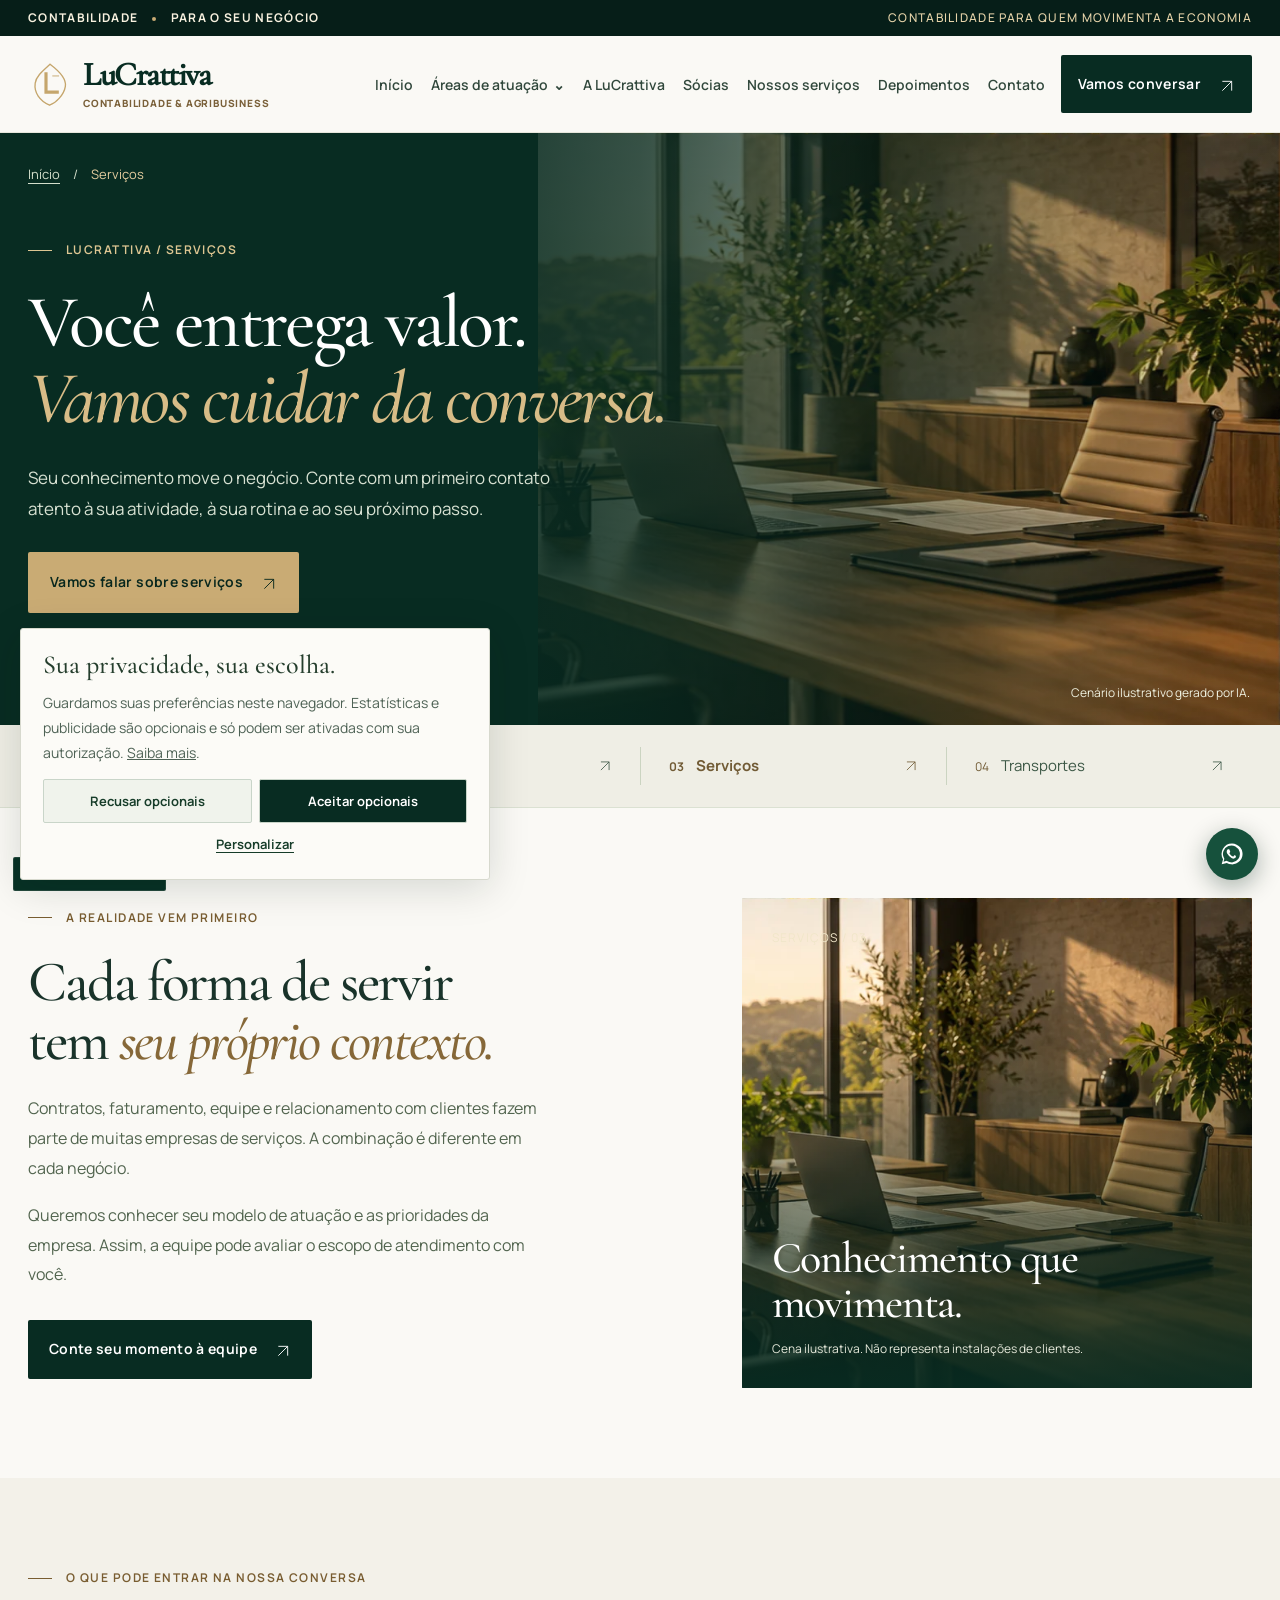
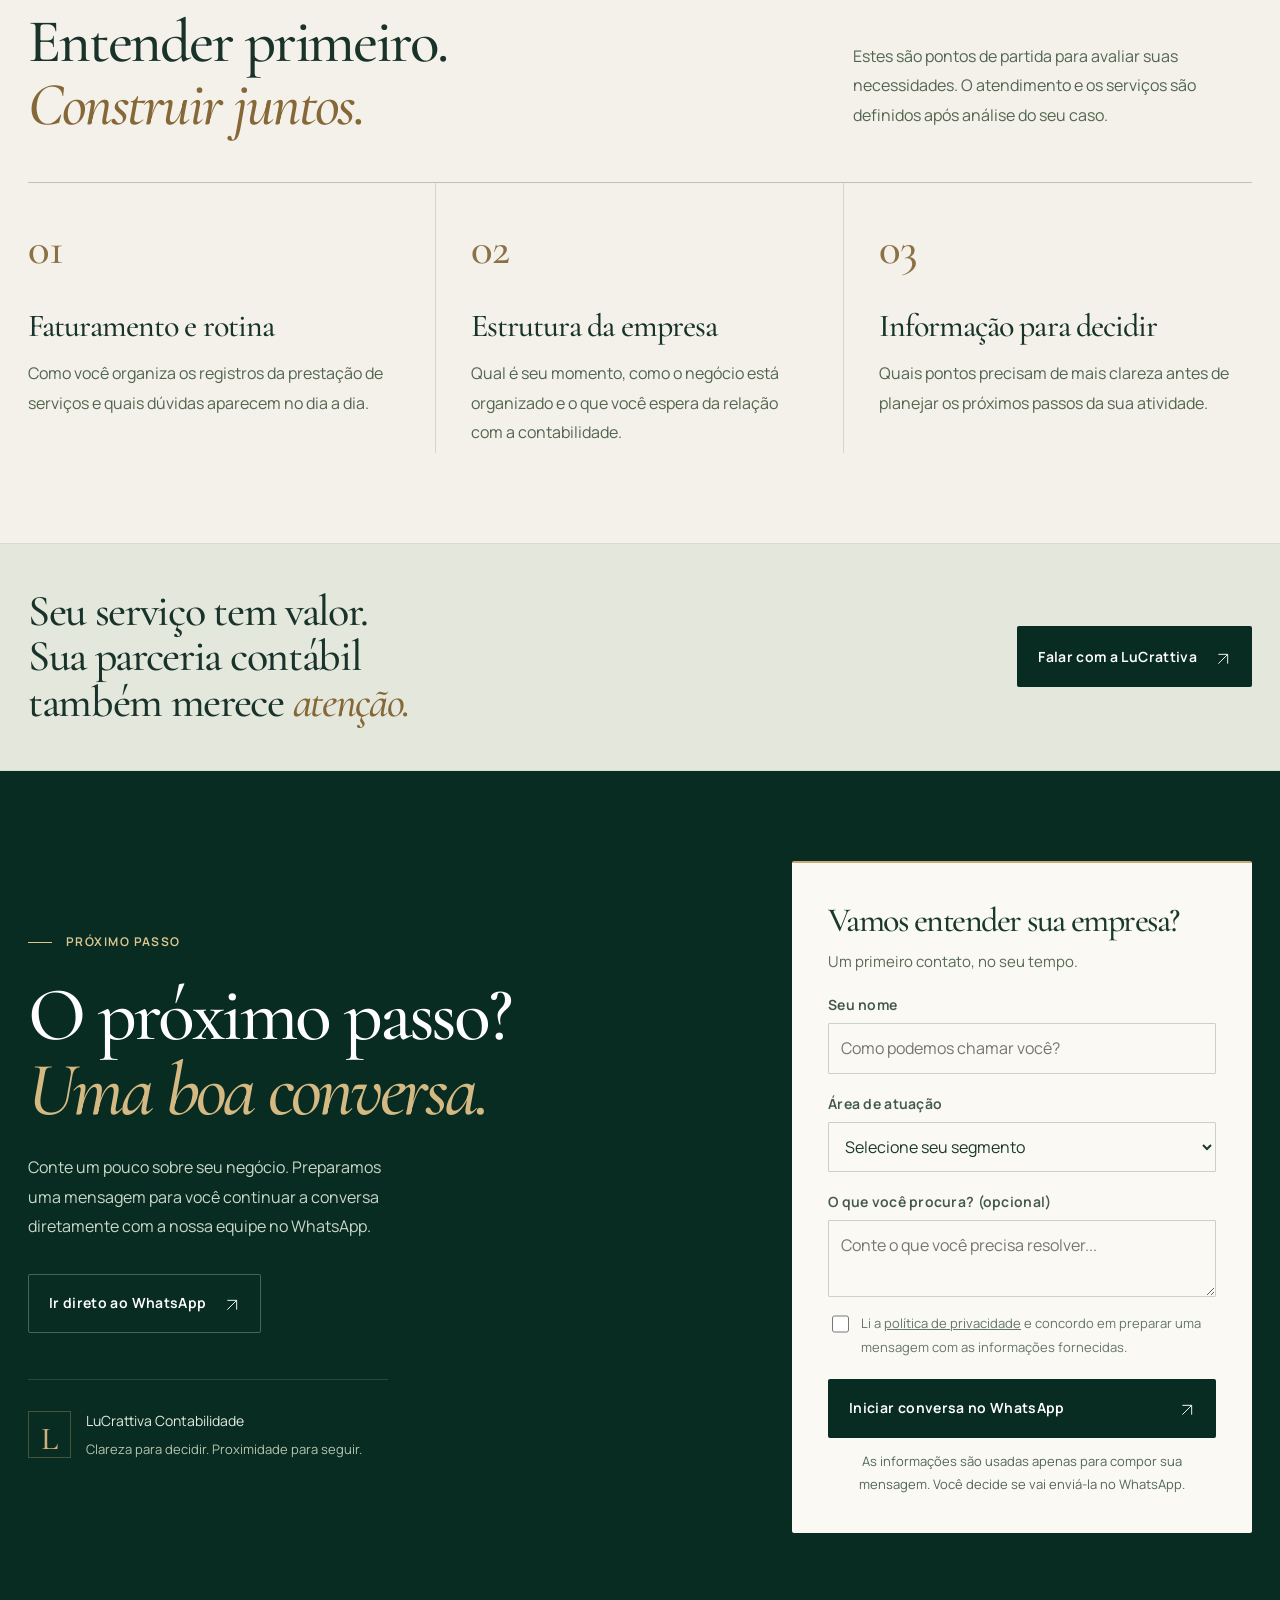
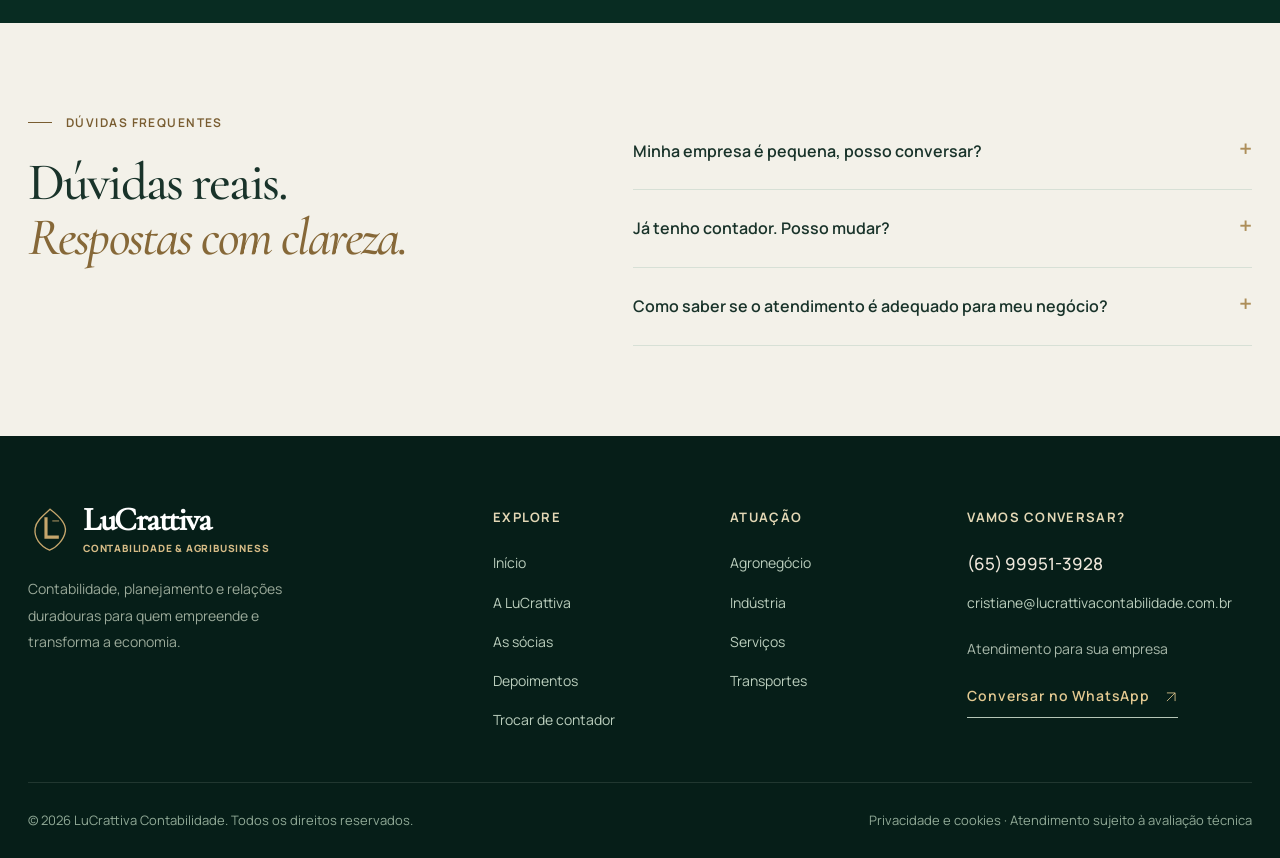
<file: servicos/index.html>
<!doctype html><html lang="pt-BR"><head><meta charset="utf-8"><meta name="viewport" content="width=device-width, initial-scale=1"><meta name="color-scheme" content="light"><meta name="theme-color" content="#082c22"><title>Serviços | LuCrattiva Contabilidade</title><meta name="description" content="Organização contábil, fiscal e trabalhista para empresas prestadoras de serviços, com comunicação objetiva e visão empresarial."><meta name="robots" content="noindex,nofollow"><link rel="canonical" href="https://www.lucrattivacontabilidade.com.br/servicos/"><meta property="og:type" content="website"><meta name="twitter:card" content="summary_large_image"><meta property="og:image:width" content="1200"><meta property="og:image:height" content="630"><meta property="og:image:alt" content="LuCrattiva: visão para decidir, parceria para ir mais longe."><meta property="og:locale" content="pt_BR"><meta property="og:site_name" content="LuCrattiva Contabilidade"><meta property="og:title" content="Serviços | LuCrattiva Contabilidade"><meta property="og:description" content="Organização contábil, fiscal e trabalhista para empresas prestadoras de serviços, com comunicação objetiva e visão empresarial."><meta property="og:image" content="https://www.lucrattivacontabilidade.com.br/assets/images/og-cover.jpg"><link rel="icon" type="image/svg+xml" href="/assets/images/logo-mark.svg"><link rel="preload" as="image" href="/assets/images/paisagem-editorial.webp"><link rel="preload" href="/assets/fonts/manrope-latin-wght-normal.woff2" as="font" type="font/woff2" crossorigin><link rel="stylesheet" href="/assets/css/styles.css"><link rel="stylesheet" href="/assets/css/experience.css"><link rel="stylesheet" href="/assets/css/pages.css"><link rel="stylesheet" href="/assets/css/readability.css"><link rel="stylesheet" href="/assets/css/refinements.css"></head><body class="inner-page sector-page sector-servicos"><a class="skip" href="#conteudo">Pular para o conteúdo</a><div class="topline"><div class="container topline-content"><span>CONTABILIDADE <span class="dot"></span> PARA O SEU NEGÓCIO</span><span class="topline-highlight">CONTABILIDADE PARA QUEM MOVIMENTA A ECONOMIA</span></div></div><header class="header"><div class="container header-inner"><a href="/" class="wordmark" aria-label="LuCrattiva — página inicial"><img src="/assets/images/logo-mark.svg" class="wordmark-logo" alt=""><span><span class="wordmark-title">LuCrattiva</span><span class="wordmark-sub">CONTABILIDADE &amp; AGRIBUSINESS</span></span></a><button type="button" class="hamburger" data-menu-toggle aria-label="Abrir navegação" aria-controls="nav-principal" aria-expanded="false"><span></span><span></span><span></span></button><nav class="nav" id="nav-principal" data-main-nav aria-label="Navegação principal"><a href="/">Início</a><div class="dropdown"><button class="nav-drop-trigger" type="button" aria-expanded="false">Áreas de atuação <span aria-hidden="true">⌄</span></button><div class="dropdown-menu"><a href="/agronegocio/">Agronegócio</a><a href="/industria/">Indústria</a><a href="/servicos/">Serviços</a><a href="/transportes/">Transportes</a><a href="/trocar-de-contador/">Trocar de contador</a></div></div><a href="/sobre/">A LuCrattiva</a><a href="/equipe/">Sócias</a><a href="/#solucoes">Nossos serviços</a><a href="/#depoimentos">Depoimentos</a><a href="/contato/">Contato</a></nav><a class="btn btn-forest header-cta" data-whatsapp="geral" data-cta="header" href="#">Vamos conversar <span aria-hidden="true"><svg class="arrow-svg" viewBox="0 0 24 24" fill="none" stroke="currentColor" stroke-width="1.4" aria-hidden="true" focusable="false"><path d="M5 19 19 5M5 5h14v14"/></svg></span></a></div></header><main id="conteudo">
<section class="page-hero"><div class="page-hero-art" aria-hidden="true"></div><div class="container page-hero-inner"><nav class="breadcrumbs" aria-label="Caminho da página"><a href="/">Início</a><span aria-hidden="true">/</span><span aria-current="page">Serviços</span></nav><div class="eyebrow light">LUCRATTIVA / SERVIÇOS</div><h1>Você entrega valor.<br><em>Vamos cuidar da conversa.</em></h1><p>Seu conhecimento move o negócio. Conte com um primeiro contato atento à sua atividade, à sua rotina e ao seu próximo passo.</p><a href="#" class="btn btn-gold" data-whatsapp="servicos" data-cta="landing-hero">Vamos falar sobre serviços<span aria-hidden="true"><svg class="arrow-svg" viewBox="0 0 24 24" fill="none" stroke="currentColor" stroke-width="1.4" aria-hidden="true" focusable="false"><path d="M5 19 19 5M5 5h14v14"/></svg></span></a><span class="hero-origin">ATENDIMENTO PARA SUA EMPRESA</span></div><span class="page-art-caption">Cenário ilustrativo gerado por IA.</span></section>
<div class="sector-navigation"><div class="container"><a href="/agronegocio/" data-sector="agro" data-cta="sector-navigation"><span>01</span>Agronegócio<svg class="arrow-svg" viewBox="0 0 24 24" fill="none" stroke="currentColor" stroke-width="1.4" aria-hidden="true" focusable="false"><path d="M5 19 19 5M5 5h14v14"/></svg></a><a href="/industria/" data-sector="industria" data-cta="sector-navigation"><span>02</span>Indústria<svg class="arrow-svg" viewBox="0 0 24 24" fill="none" stroke="currentColor" stroke-width="1.4" aria-hidden="true" focusable="false"><path d="M5 19 19 5M5 5h14v14"/></svg></a><a href="/servicos/" data-sector="servicos" data-cta="sector-navigation" aria-current="page"><span>03</span>Serviços<svg class="arrow-svg" viewBox="0 0 24 24" fill="none" stroke="currentColor" stroke-width="1.4" aria-hidden="true" focusable="false"><path d="M5 19 19 5M5 5h14v14"/></svg></a><a href="/transportes/" data-sector="transportes" data-cta="sector-navigation"><span>04</span>Transportes<svg class="arrow-svg" viewBox="0 0 24 24" fill="none" stroke="currentColor" stroke-width="1.4" aria-hidden="true" focusable="false"><path d="M5 19 19 5M5 5h14v14"/></svg></a></div></div>
<section class="section"><div class="container page-content-grid"><div><div class="eyebrow">A REALIDADE VEM PRIMEIRO</div><h2>Cada forma de servir<br>tem <em>seu próprio contexto.</em></h2><p>Contratos, faturamento, equipe e relacionamento com clientes fazem parte de muitas empresas de serviços. A combinação é diferente em cada negócio.</p><p>Queremos conhecer seu modelo de atuação e as prioridades da empresa. Assim, a equipe pode avaliar o escopo de atendimento com você.</p><a href="#" class="btn btn-forest" data-whatsapp="servicos" data-cta="landing-content">Conte seu momento à equipe<span aria-hidden="true"><svg class="arrow-svg" viewBox="0 0 24 24" fill="none" stroke="currentColor" stroke-width="1.4" aria-hidden="true" focusable="false"><path d="M5 19 19 5M5 5h14v14"/></svg></span></a></div><div class="page-image-card sector-visual"><span class="image-overline">SERVIÇOS / 03</span><div class="image-tag">Conhecimento que movimenta.</div><span class="image-caption">Cena ilustrativa. Não representa instalações de clientes.</span></div></div></section>
<section class="section section-cream"><div class="container"><div class="section-lead"><div><div class="eyebrow">O QUE PODE ENTRAR NA NOSSA CONVERSA</div><h2 class="display-heading">Entender primeiro.<br><em>Construir juntos.</em></h2></div><p class="section-sub">Estes são pontos de partida para avaliar suas necessidades. O atendimento e os serviços são definidos após análise do seu caso.</p></div><div class="cards-three"><article class="small-feature-card"><span class="number">01</span><h3>Faturamento e rotina</h3><p>Como você organiza os registros da prestação de serviços e quais dúvidas aparecem no dia a dia.</p></article><article class="small-feature-card"><span class="number">02</span><h3>Estrutura da empresa</h3><p>Qual é seu momento, como o negócio está organizado e o que você espera da relação com a contabilidade.</p></article><article class="small-feature-card"><span class="number">03</span><h3>Informação para decidir</h3><p>Quais pontos precisam de mais clareza antes de planejar os próximos passos da sua atividade.</p></article></div></div></section>
<section class="cta-band"><div class="container cta-band-inner"><h2>Seu serviço tem valor.<br>Sua parceria contábil<br>também merece <em>atenção.</em></h2><a href="#" class="btn btn-forest" data-whatsapp="servicos" data-cta="landing-band">Falar com a LuCrattiva<span aria-hidden="true"><svg class="arrow-svg" viewBox="0 0 24 24" fill="none" stroke="currentColor" stroke-width="1.4" aria-hidden="true" focusable="false"><path d="M5 19 19 5M5 5h14v14"/></svg></span></a></div></section>
<section class="contact-wrap" id="atendimento"><div class="container contact-grid"><div><div class="eyebrow light">PRÓXIMO PASSO</div><h2>O próximo passo?<br><em>Uma boa conversa.</em></h2><p>Conte um pouco sobre seu negócio. Preparamos uma mensagem para você continuar a conversa diretamente com a nossa equipe no WhatsApp.</p><div style="margin-top:32px"><a href="#" class="btn btn-outline-light" data-whatsapp="servicos" data-cta="contact-left">Ir direto ao WhatsApp <span aria-hidden="true"><svg class="arrow-svg" viewBox="0 0 24 24" fill="none" stroke="currentColor" stroke-width="1.4" aria-hidden="true" focusable="false"><path d="M5 19 19 5M5 5h14v14"/></svg></span></a></div><div class="contact-signature"><span aria-hidden="true">L</span><p>LuCrattiva Contabilidade<small>Clareza para decidir. Proximidade para seguir.</small></p></div></div><form class="contact-card" data-lead-form><h3>Vamos entender sua empresa?</h3><p>Um primeiro contato, no seu tempo.</p><label for="lead-name">Seu nome</label><input id="lead-name" name="name" placeholder="Como podemos chamar você?" maxlength="80" required autocomplete="name"><label for="lead-segment">Área de atuação</label><select id="lead-segment" name="segment" required><option value="" disabled selected>Selecione seu segmento</option><option value="agro">Agronegócio</option><option value="industria">Indústria</option><option value="servicos">Serviços</option><option value="transportes">Transportes</option><option value="troca">Quero trocar de contador</option><option value="geral">Outros assuntos</option></select><label for="lead-issue">O que você procura? (opcional)</label><textarea id="lead-issue" name="issue" maxlength="400" placeholder="Conte o que você precisa resolver..."></textarea><div class="form-checkbox"><input type="checkbox" id="lead-privacy" required><label for="lead-privacy">Li a <a href="/privacidade/" target="_blank" rel="noopener">política de privacidade</a> e concordo em preparar uma mensagem com as informações fornecidas.</label></div><button type="submit" class="btn btn-forest form-submit">Iniciar conversa no WhatsApp <span aria-hidden="true"><svg class="arrow-svg" viewBox="0 0 24 24" fill="none" stroke="currentColor" stroke-width="1.4" aria-hidden="true" focusable="false"><path d="M5 19 19 5M5 5h14v14"/></svg></span></button><div class="form-disclaimer">As informações são usadas apenas para compor sua mensagem. Você decide se vai enviá-la no WhatsApp.</div></form></div></section>

<section class="section section-cream"><div class="container faq-grid"><div><div class="eyebrow">DÚVIDAS FREQUENTES</div><h2>Dúvidas reais.<br><em>Respostas com clareza.</em></h2></div><div><details class="faq-item"><summary>Minha empresa é pequena, posso conversar?</summary><p>Sim. A equipe pode avaliar seu perfil e informar a modalidade de atendimento disponível.</p></details><details class="faq-item"><summary>Já tenho contador. Posso mudar?</summary><p>Sim. A transição pode ser avaliada caso a caso após o primeiro contato.</p></details><details class="faq-item"><summary>Como saber se o atendimento é adequado para meu negócio?</summary><p>Conte sua atividade, a estrutura da operação e o que você precisa resolver. A equipe avalia a disponibilidade e o escopo antes de apresentar uma proposta.</p></details></div></div></section></main><footer class="footer"><div class="container"><div class="footer-grid"><div class="footer-brand"><a href="/" class="wordmark"><img class="wordmark-logo" src="/assets/images/logo-mark.svg" alt=""><span><span class="wordmark-title">LuCrattiva</span><span class="wordmark-sub">CONTABILIDADE &amp; AGRIBUSINESS</span></span></a><p>Contabilidade, planejamento e relações duradouras para quem empreende e transforma a economia.</p></div><div><h4>Explore</h4><div class="footer-links"><a href="/">Início</a><a href="/sobre/">A LuCrattiva</a><a href="/equipe/">As sócias</a><a href="/#depoimentos">Depoimentos</a><a href="/trocar-de-contador/">Trocar de contador</a></div></div><div><h4>Atuação</h4><div class="footer-links"><a href="/agronegocio/">Agronegócio</a><a href="/industria/">Indústria</a><a href="/servicos/">Serviços</a><a href="/transportes/">Transportes</a></div></div><div class="footer-contact"><h4>Vamos conversar?</h4><strong data-public-phone>(65) 99951-3928</strong><a data-email href="mailto:cristiane@lucrattivacontabilidade.com.br">cristiane@lucrattivacontabilidade.com.br</a><p style="margin-top:20px">Atendimento para sua empresa</p><a class="text-arrow" data-whatsapp="geral" data-cta="footer" href="#" style="color:#e3c991;margin-top:20px">Conversar no WhatsApp <span><svg class="arrow-svg" viewBox="0 0 24 24" fill="none" stroke="currentColor" stroke-width="1.4" aria-hidden="true" focusable="false"><path d="M5 19 19 5M5 5h14v14"/></svg></span></a></div></div><div class="footer-bottom"><span>© <span id="copyright-year">2026</span> LuCrattiva Contabilidade. Todos os direitos reservados.</span><span><a href="/privacidade/">Privacidade e cookies</a> · Atendimento sujeito à avaliação técnica</span></div></div></footer><a href="#" class="floating-wa" data-whatsapp="geral" data-cta="floating" aria-label="Conversar com a LuCrattiva pelo WhatsApp"><svg viewBox="0 0 32 32" fill="currentColor" aria-hidden="true"><path d="M16.02 3.2A12.76 12.76 0 0 0 5 22.46L3.3 28.7l6.38-1.67A12.8 12.8 0 1 0 16.02 3.2Zm0 23.18c-2.2 0-4.35-.58-6.21-1.7l-.45-.27-3.77.99 1.01-3.67-.3-.48a10.43 10.43 0 1 1 9.72 5.13Zm5.74-7.81c-.32-.16-1.89-.93-2.19-1.04-.29-.1-.5-.16-.71.16s-.82 1.04-1 1.25c-.18.2-.37.23-.69.08a8.76 8.76 0 0 1-2.57-1.59 9.54 9.54 0 0 1-1.78-2.22c-.18-.32-.02-.49.14-.65.14-.14.32-.37.47-.55.16-.18.21-.32.32-.53.1-.21.05-.4-.03-.56-.08-.16-.71-1.71-.97-2.34-.26-.62-.52-.53-.71-.54h-.61c-.21 0-.55.08-.84.4-.29.32-1.1 1.08-1.1 2.64s1.13 3.07 1.29 3.28a12 12 0 0 0 4.6 4.67c1.61.7 2.24.76 3.04.64.93-.14 1.89-.77 2.16-1.52.27-.74.27-1.37.19-1.5s-.29-.21-.61-.37Z"/></svg><span class="wa-dot" aria-hidden="true"></span></a><div class="consent-banner" data-consent-banner hidden role="dialog" aria-label="Preferências de privacidade" aria-modal="false"><strong>Sua privacidade, sua escolha.</strong><p>Guardamos suas preferências neste navegador. Estatísticas e publicidade são opcionais e só podem ser ativadas com sua autorização. <a href="/privacidade/">Saiba mais</a>.</p><div class="consent-preferences" data-consent-preferences hidden><label><input type="checkbox" name="analytics-consent"> Estatísticas</label><label><input type="checkbox" name="marketing-consent"> Publicidade/remarketing</label></div><div class="consent-buttons"><button type="button" data-consent-reject>Recusar opcionais</button><button type="button" data-consent-configure>Personalizar</button><button type="button" data-consent-save hidden>Salvar preferências</button><button class="primary" type="button" data-consent-all>Aceitar opcionais</button></div></div><button type="button" class="cookie-reopen" data-consent-reopen>Preferências de cookies</button><script>document.getElementById('copyright-year').textContent=new Date().getFullYear()</script><script src="/assets/js/config.js" defer></script><script src="/assets/js/site.js" defer></script></body></html>
</file>
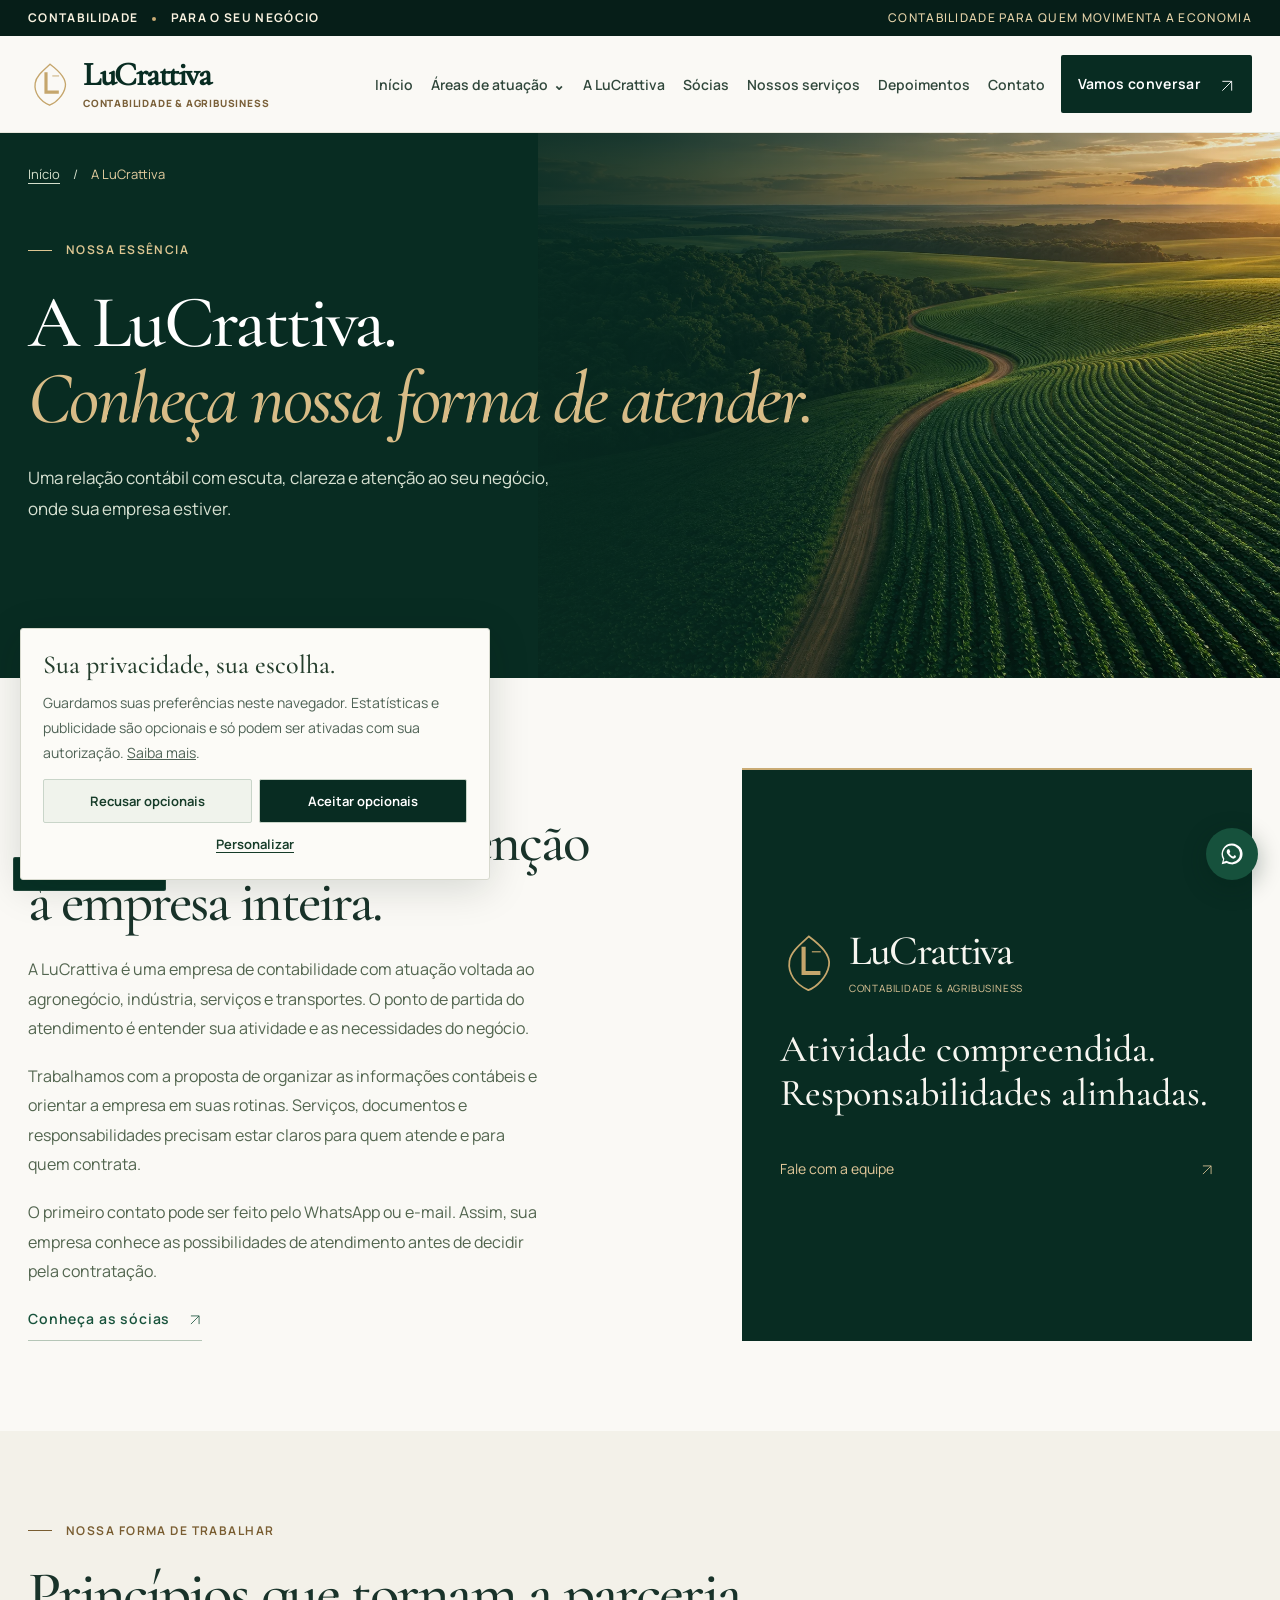
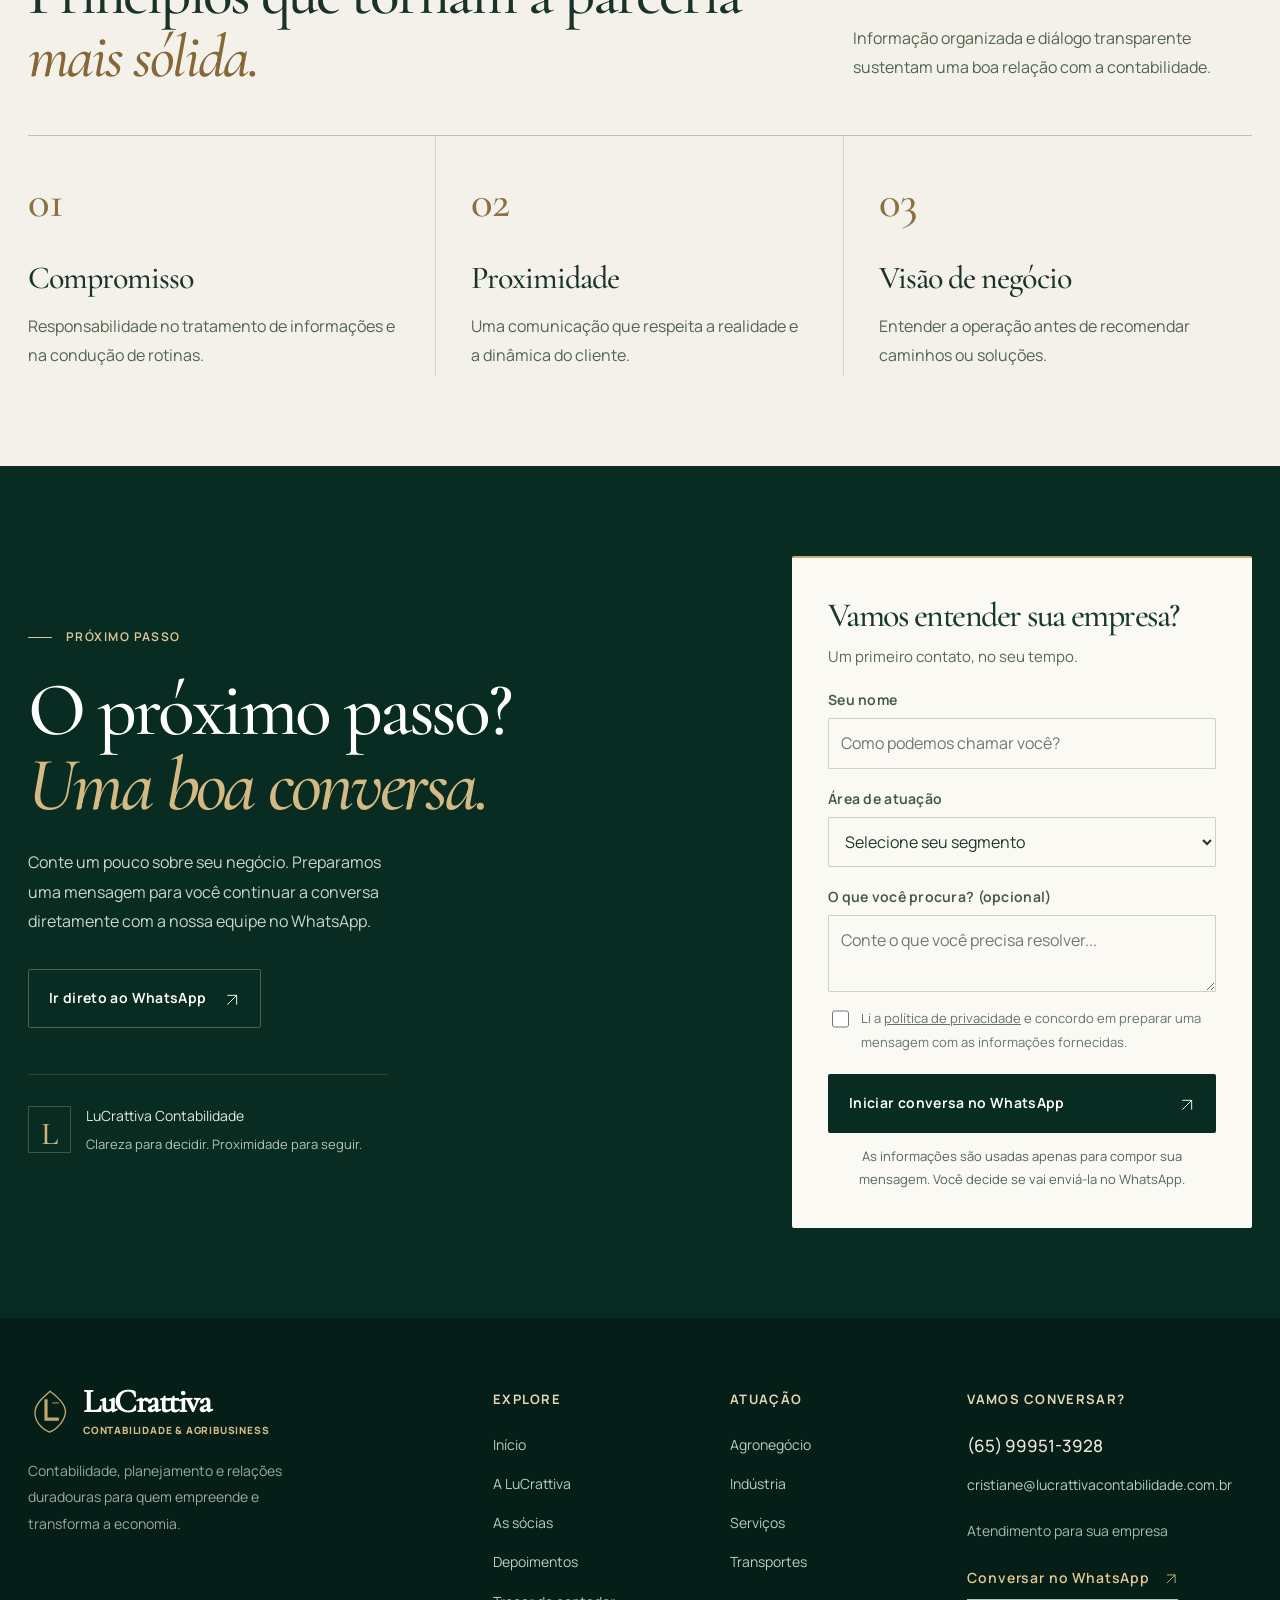
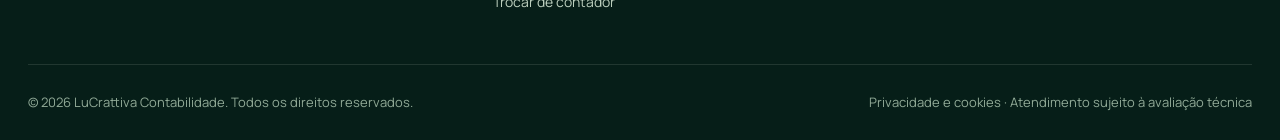
<file: sobre/index.html>
<!doctype html><html lang="pt-BR"><head><meta charset="utf-8"><meta name="viewport" content="width=device-width, initial-scale=1"><meta name="color-scheme" content="light"><meta name="theme-color" content="#082c22"><title>A LuCrattiva | LuCrattiva Contabilidade</title><meta name="description" content="Conheça os princípios, a atuação e a proposta de relacionamento da LuCrattiva Contabilidade."><meta name="robots" content="noindex,nofollow"><link rel="canonical" href="https://www.lucrattivacontabilidade.com.br/sobre/"><meta property="og:type" content="website"><meta name="twitter:card" content="summary_large_image"><meta property="og:image:width" content="1200"><meta property="og:image:height" content="630"><meta property="og:image:alt" content="LuCrattiva: visão para decidir, parceria para ir mais longe."><meta property="og:locale" content="pt_BR"><meta property="og:site_name" content="LuCrattiva Contabilidade"><meta property="og:title" content="A LuCrattiva | LuCrattiva Contabilidade"><meta property="og:description" content="Conheça os princípios, a atuação e a proposta de relacionamento da LuCrattiva Contabilidade."><meta property="og:image" content="https://www.lucrattivacontabilidade.com.br/assets/images/og-cover.jpg"><link rel="icon" type="image/svg+xml" href="/assets/images/logo-mark.svg"><link rel="preload" as="image" href="/assets/images/paisagem-editorial.webp"><link rel="preload" href="/assets/fonts/manrope-latin-wght-normal.woff2" as="font" type="font/woff2" crossorigin><link rel="stylesheet" href="/assets/css/styles.css"><link rel="stylesheet" href="/assets/css/experience.css"><link rel="stylesheet" href="/assets/css/pages.css"><link rel="stylesheet" href="/assets/css/readability.css"><link rel="stylesheet" href="/assets/css/refinements.css"></head><body class="inner-page sobre-page"><a class="skip" href="#conteudo">Pular para o conteúdo</a><div class="topline"><div class="container topline-content"><span>CONTABILIDADE <span class="dot"></span> PARA O SEU NEGÓCIO</span><span class="topline-highlight">CONTABILIDADE PARA QUEM MOVIMENTA A ECONOMIA</span></div></div><header class="header"><div class="container header-inner"><a href="/" class="wordmark" aria-label="LuCrattiva — página inicial"><img src="/assets/images/logo-mark.svg" class="wordmark-logo" alt=""><span><span class="wordmark-title">LuCrattiva</span><span class="wordmark-sub">CONTABILIDADE &amp; AGRIBUSINESS</span></span></a><button type="button" class="hamburger" data-menu-toggle aria-label="Abrir navegação" aria-controls="nav-principal" aria-expanded="false"><span></span><span></span><span></span></button><nav class="nav" id="nav-principal" data-main-nav aria-label="Navegação principal"><a href="/">Início</a><div class="dropdown"><button class="nav-drop-trigger" type="button" aria-expanded="false">Áreas de atuação <span aria-hidden="true">⌄</span></button><div class="dropdown-menu"><a href="/agronegocio/">Agronegócio</a><a href="/industria/">Indústria</a><a href="/servicos/">Serviços</a><a href="/transportes/">Transportes</a><a href="/trocar-de-contador/">Trocar de contador</a></div></div><a href="/sobre/">A LuCrattiva</a><a href="/equipe/">Sócias</a><a href="/#solucoes">Nossos serviços</a><a href="/#depoimentos">Depoimentos</a><a href="/contato/">Contato</a></nav><a class="btn btn-forest header-cta" data-whatsapp="geral" data-cta="header" href="#">Vamos conversar <span aria-hidden="true"><svg class="arrow-svg" viewBox="0 0 24 24" fill="none" stroke="currentColor" stroke-width="1.4" aria-hidden="true" focusable="false"><path d="M5 19 19 5M5 5h14v14"/></svg></span></a></div></header><main id="conteudo"><section class="page-hero"><div class="page-hero-art"></div><div class="container page-hero-inner"><nav class="breadcrumbs" aria-label="Caminho da página"><a href="/">Início</a><span aria-hidden="true">/</span><span aria-current="page">A LuCrattiva</span></nav><div class="eyebrow light">NOSSA ESSÊNCIA</div><h1>A LuCrattiva.<br><em>Conheça nossa forma de atender.</em></h1><p>Uma relação contábil com escuta, clareza e atenção ao seu negócio, onde sua empresa estiver.</p></div></section><section class="section"><div class="container page-content-grid"><div><div class="eyebrow">QUEM SOMOS</div><h2>Contabilidade com atenção à empresa inteira.</h2><p>A LuCrattiva é uma empresa de contabilidade com atuação voltada ao agronegócio, indústria, serviços e transportes. O ponto de partida do atendimento é entender sua atividade e as necessidades do negócio.</p><p>Trabalhamos com a proposta de organizar as informações contábeis e orientar a empresa em suas rotinas. Serviços, documentos e responsabilidades precisam estar claros para quem atende e para quem contrata.</p><p>O primeiro contato pode ser feito pelo WhatsApp ou e-mail. Assim, sua empresa conhece as possibilidades de atendimento antes de decidir pela contratação.</p><a class="text-arrow" href="/equipe/">Conheça as sócias <span><svg class="arrow-svg" viewBox="0 0 24 24" fill="none" stroke="currentColor" stroke-width="1.4" aria-hidden="true" focusable="false"><path d="M5 19 19 5M5 5h14v14"/></svg></span></a></div><aside class="company-identity about-identity"><div class="identity-wordmark"><img src="/assets/images/logo-mark.svg" width="65" height="65" alt=""><span>LuCrattiva<small>CONTABILIDADE &amp; AGRIBUSINESS</small></span></div><p>Atividade compreendida.<br>Responsabilidades alinhadas.</p><a href="/contato/">Fale com a equipe <svg class="arrow-svg" viewBox="0 0 24 24" fill="none" stroke="currentColor" stroke-width="1.4" aria-hidden="true" focusable="false"><path d="M5 19 19 5M5 5h14v14"/></svg></a></aside></div></section><section class="section section-cream"><div class="container"><div class="section-lead"><div><div class="eyebrow">NOSSA FORMA DE TRABALHAR</div><h2 class="display-heading">Princípios que tornam a parceria <em>mais sólida.</em></h2></div><p class="section-sub">Informação organizada e diálogo transparente sustentam uma boa relação com a contabilidade.</p></div><div class="cards-three"><article class="small-feature-card"><span class="number">01</span><h3>Compromisso</h3><p>Responsabilidade no tratamento de informações e na condução de rotinas.</p></article><article class="small-feature-card"><span class="number">02</span><h3>Proximidade</h3><p>Uma comunicação que respeita a realidade e a dinâmica do cliente.</p></article><article class="small-feature-card"><span class="number">03</span><h3>Visão de negócio</h3><p>Entender a operação antes de recomendar caminhos ou soluções.</p></article></div></div></section><section class="contact-wrap" id="atendimento"><div class="container contact-grid"><div><div class="eyebrow light">PRÓXIMO PASSO</div><h2>O próximo passo?<br><em>Uma boa conversa.</em></h2><p>Conte um pouco sobre seu negócio. Preparamos uma mensagem para você continuar a conversa diretamente com a nossa equipe no WhatsApp.</p><div style="margin-top:32px"><a href="#" class="btn btn-outline-light" data-whatsapp="geral" data-cta="contact-left">Ir direto ao WhatsApp <span aria-hidden="true"><svg class="arrow-svg" viewBox="0 0 24 24" fill="none" stroke="currentColor" stroke-width="1.4" aria-hidden="true" focusable="false"><path d="M5 19 19 5M5 5h14v14"/></svg></span></a></div><div class="contact-signature"><span aria-hidden="true">L</span><p>LuCrattiva Contabilidade<small>Clareza para decidir. Proximidade para seguir.</small></p></div></div><form class="contact-card" data-lead-form><h3>Vamos entender sua empresa?</h3><p>Um primeiro contato, no seu tempo.</p><label for="lead-name">Seu nome</label><input id="lead-name" name="name" placeholder="Como podemos chamar você?" maxlength="80" required autocomplete="name"><label for="lead-segment">Área de atuação</label><select id="lead-segment" name="segment" required><option value="" disabled selected>Selecione seu segmento</option><option value="agro">Agronegócio</option><option value="industria">Indústria</option><option value="servicos">Serviços</option><option value="transportes">Transportes</option><option value="troca">Quero trocar de contador</option><option value="geral">Outros assuntos</option></select><label for="lead-issue">O que você procura? (opcional)</label><textarea id="lead-issue" name="issue" maxlength="400" placeholder="Conte o que você precisa resolver..."></textarea><div class="form-checkbox"><input type="checkbox" id="lead-privacy" required><label for="lead-privacy">Li a <a href="/privacidade/" target="_blank" rel="noopener">política de privacidade</a> e concordo em preparar uma mensagem com as informações fornecidas.</label></div><button type="submit" class="btn btn-forest form-submit">Iniciar conversa no WhatsApp <span aria-hidden="true"><svg class="arrow-svg" viewBox="0 0 24 24" fill="none" stroke="currentColor" stroke-width="1.4" aria-hidden="true" focusable="false"><path d="M5 19 19 5M5 5h14v14"/></svg></span></button><div class="form-disclaimer">As informações são usadas apenas para compor sua mensagem. Você decide se vai enviá-la no WhatsApp.</div></form></div></section>
</main><footer class="footer"><div class="container"><div class="footer-grid"><div class="footer-brand"><a href="/" class="wordmark"><img class="wordmark-logo" src="/assets/images/logo-mark.svg" alt=""><span><span class="wordmark-title">LuCrattiva</span><span class="wordmark-sub">CONTABILIDADE &amp; AGRIBUSINESS</span></span></a><p>Contabilidade, planejamento e relações duradouras para quem empreende e transforma a economia.</p></div><div><h4>Explore</h4><div class="footer-links"><a href="/">Início</a><a href="/sobre/">A LuCrattiva</a><a href="/equipe/">As sócias</a><a href="/#depoimentos">Depoimentos</a><a href="/trocar-de-contador/">Trocar de contador</a></div></div><div><h4>Atuação</h4><div class="footer-links"><a href="/agronegocio/">Agronegócio</a><a href="/industria/">Indústria</a><a href="/servicos/">Serviços</a><a href="/transportes/">Transportes</a></div></div><div class="footer-contact"><h4>Vamos conversar?</h4><strong data-public-phone>(65) 99951-3928</strong><a data-email href="mailto:cristiane@lucrattivacontabilidade.com.br">cristiane@lucrattivacontabilidade.com.br</a><p style="margin-top:20px">Atendimento para sua empresa</p><a class="text-arrow" data-whatsapp="geral" data-cta="footer" href="#" style="color:#e3c991;margin-top:20px">Conversar no WhatsApp <span><svg class="arrow-svg" viewBox="0 0 24 24" fill="none" stroke="currentColor" stroke-width="1.4" aria-hidden="true" focusable="false"><path d="M5 19 19 5M5 5h14v14"/></svg></span></a></div></div><div class="footer-bottom"><span>© <span id="copyright-year">2026</span> LuCrattiva Contabilidade. Todos os direitos reservados.</span><span><a href="/privacidade/">Privacidade e cookies</a> · Atendimento sujeito à avaliação técnica</span></div></div></footer><a href="#" class="floating-wa" data-whatsapp="geral" data-cta="floating" aria-label="Conversar com a LuCrattiva pelo WhatsApp"><svg viewBox="0 0 32 32" fill="currentColor" aria-hidden="true"><path d="M16.02 3.2A12.76 12.76 0 0 0 5 22.46L3.3 28.7l6.38-1.67A12.8 12.8 0 1 0 16.02 3.2Zm0 23.18c-2.2 0-4.35-.58-6.21-1.7l-.45-.27-3.77.99 1.01-3.67-.3-.48a10.43 10.43 0 1 1 9.72 5.13Zm5.74-7.81c-.32-.16-1.89-.93-2.19-1.04-.29-.1-.5-.16-.71.16s-.82 1.04-1 1.25c-.18.2-.37.23-.69.08a8.76 8.76 0 0 1-2.57-1.59 9.54 9.54 0 0 1-1.78-2.22c-.18-.32-.02-.49.14-.65.14-.14.32-.37.47-.55.16-.18.21-.32.32-.53.1-.21.05-.4-.03-.56-.08-.16-.71-1.71-.97-2.34-.26-.62-.52-.53-.71-.54h-.61c-.21 0-.55.08-.84.4-.29.32-1.1 1.08-1.1 2.64s1.13 3.07 1.29 3.28a12 12 0 0 0 4.6 4.67c1.61.7 2.24.76 3.04.64.93-.14 1.89-.77 2.16-1.52.27-.74.27-1.37.19-1.5s-.29-.21-.61-.37Z"/></svg><span class="wa-dot" aria-hidden="true"></span></a><div class="consent-banner" data-consent-banner hidden role="dialog" aria-label="Preferências de privacidade" aria-modal="false"><strong>Sua privacidade, sua escolha.</strong><p>Guardamos suas preferências neste navegador. Estatísticas e publicidade são opcionais e só podem ser ativadas com sua autorização. <a href="/privacidade/">Saiba mais</a>.</p><div class="consent-preferences" data-consent-preferences hidden><label><input type="checkbox" name="analytics-consent"> Estatísticas</label><label><input type="checkbox" name="marketing-consent"> Publicidade/remarketing</label></div><div class="consent-buttons"><button type="button" data-consent-reject>Recusar opcionais</button><button type="button" data-consent-configure>Personalizar</button><button type="button" data-consent-save hidden>Salvar preferências</button><button class="primary" type="button" data-consent-all>Aceitar opcionais</button></div></div><button type="button" class="cookie-reopen" data-consent-reopen>Preferências de cookies</button><script>document.getElementById('copyright-year').textContent=new Date().getFullYear()</script><script src="/assets/js/config.js" defer></script><script src="/assets/js/site.js" defer></script></body></html>
</file>
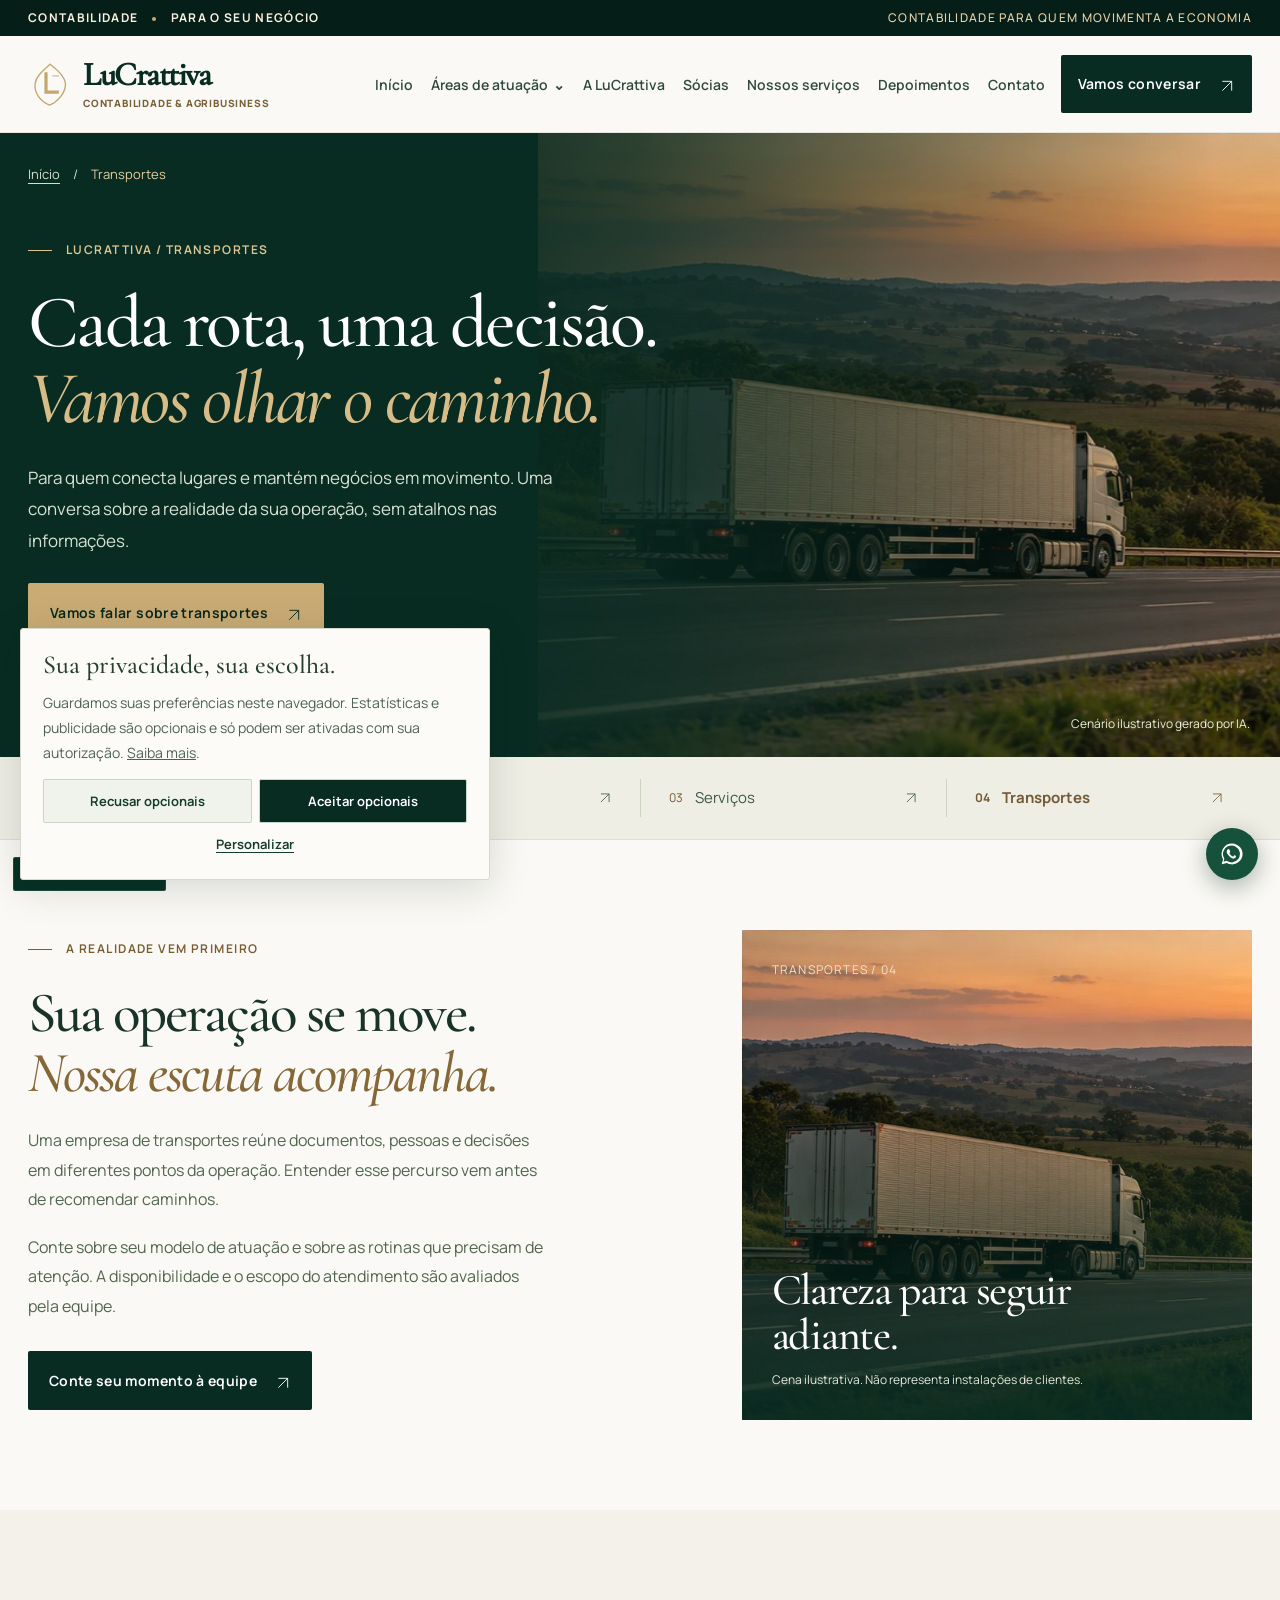
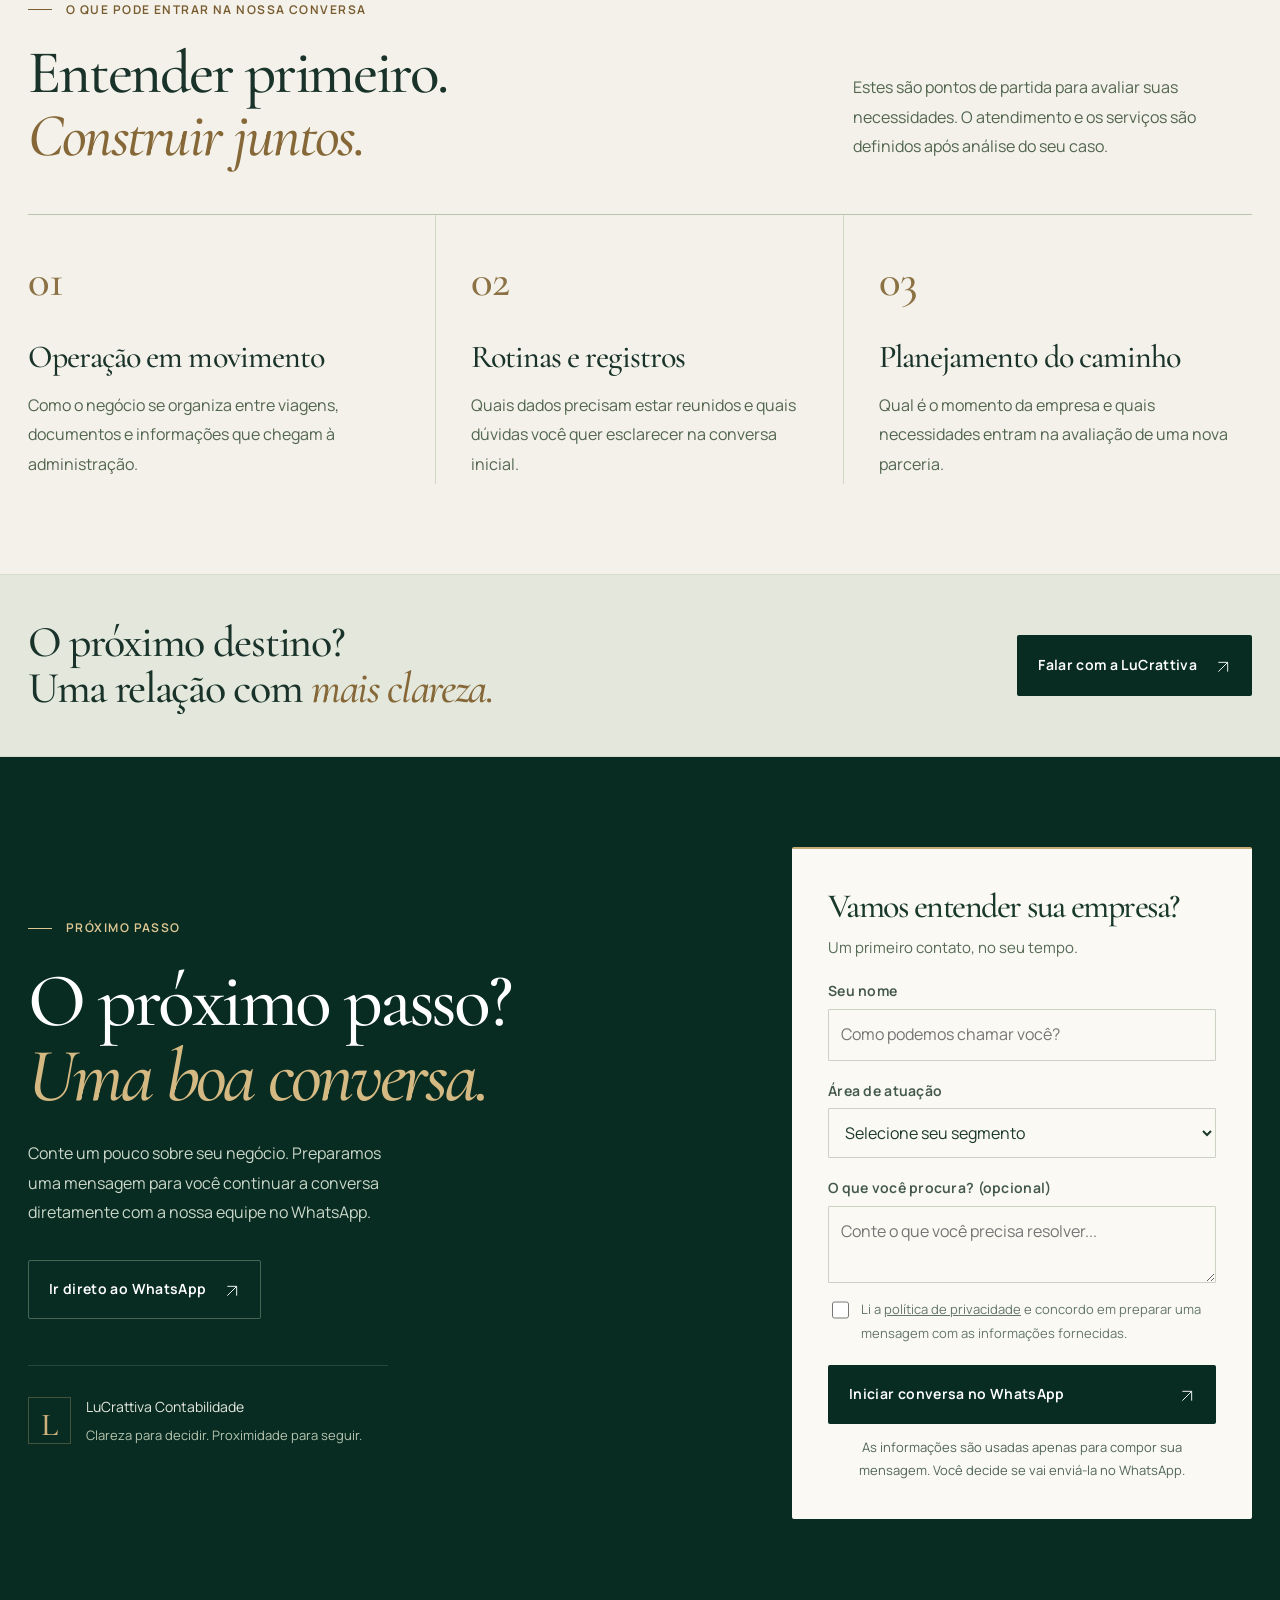
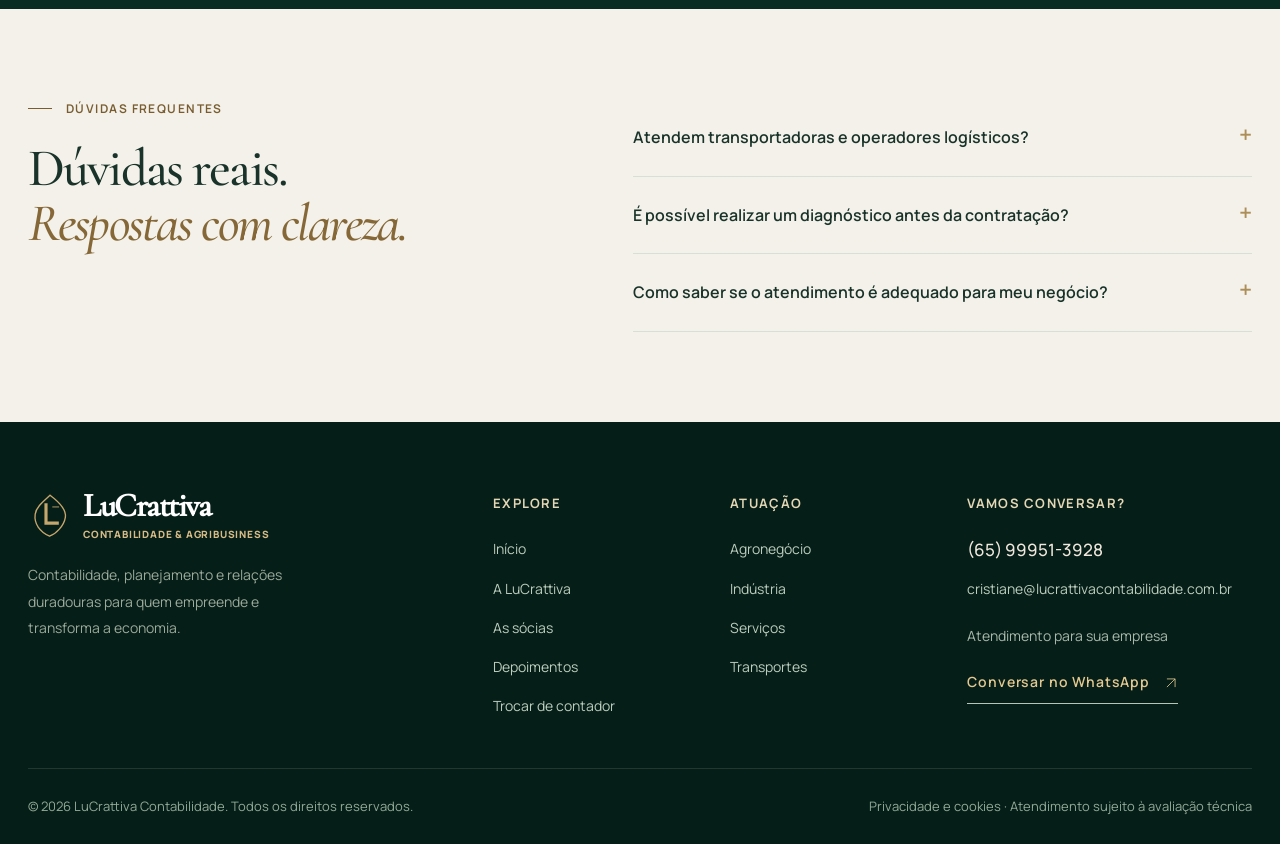
<file: transportes/index.html>
<!doctype html><html lang="pt-BR"><head><meta charset="utf-8"><meta name="viewport" content="width=device-width, initial-scale=1"><meta name="color-scheme" content="light"><meta name="theme-color" content="#082c22"><title>Transportes | LuCrattiva Contabilidade</title><meta name="description" content="Contabilidade empresarial para operações de transporte e logística que dependem de regularidade, organização e acompanhamento próximo."><meta name="robots" content="noindex,nofollow"><link rel="canonical" href="https://www.lucrattivacontabilidade.com.br/transportes/"><meta property="og:type" content="website"><meta name="twitter:card" content="summary_large_image"><meta property="og:image:width" content="1200"><meta property="og:image:height" content="630"><meta property="og:image:alt" content="LuCrattiva: visão para decidir, parceria para ir mais longe."><meta property="og:locale" content="pt_BR"><meta property="og:site_name" content="LuCrattiva Contabilidade"><meta property="og:title" content="Transportes | LuCrattiva Contabilidade"><meta property="og:description" content="Contabilidade empresarial para operações de transporte e logística que dependem de regularidade, organização e acompanhamento próximo."><meta property="og:image" content="https://www.lucrattivacontabilidade.com.br/assets/images/og-cover.jpg"><link rel="icon" type="image/svg+xml" href="/assets/images/logo-mark.svg"><link rel="preload" as="image" href="/assets/images/paisagem-editorial.webp"><link rel="preload" href="/assets/fonts/manrope-latin-wght-normal.woff2" as="font" type="font/woff2" crossorigin><link rel="stylesheet" href="/assets/css/styles.css"><link rel="stylesheet" href="/assets/css/experience.css"><link rel="stylesheet" href="/assets/css/pages.css"><link rel="stylesheet" href="/assets/css/readability.css"><link rel="stylesheet" href="/assets/css/refinements.css"></head><body class="inner-page sector-page sector-transportes"><a class="skip" href="#conteudo">Pular para o conteúdo</a><div class="topline"><div class="container topline-content"><span>CONTABILIDADE <span class="dot"></span> PARA O SEU NEGÓCIO</span><span class="topline-highlight">CONTABILIDADE PARA QUEM MOVIMENTA A ECONOMIA</span></div></div><header class="header"><div class="container header-inner"><a href="/" class="wordmark" aria-label="LuCrattiva — página inicial"><img src="/assets/images/logo-mark.svg" class="wordmark-logo" alt=""><span><span class="wordmark-title">LuCrattiva</span><span class="wordmark-sub">CONTABILIDADE &amp; AGRIBUSINESS</span></span></a><button type="button" class="hamburger" data-menu-toggle aria-label="Abrir navegação" aria-controls="nav-principal" aria-expanded="false"><span></span><span></span><span></span></button><nav class="nav" id="nav-principal" data-main-nav aria-label="Navegação principal"><a href="/">Início</a><div class="dropdown"><button class="nav-drop-trigger" type="button" aria-expanded="false">Áreas de atuação <span aria-hidden="true">⌄</span></button><div class="dropdown-menu"><a href="/agronegocio/">Agronegócio</a><a href="/industria/">Indústria</a><a href="/servicos/">Serviços</a><a href="/transportes/">Transportes</a><a href="/trocar-de-contador/">Trocar de contador</a></div></div><a href="/sobre/">A LuCrattiva</a><a href="/equipe/">Sócias</a><a href="/#solucoes">Nossos serviços</a><a href="/#depoimentos">Depoimentos</a><a href="/contato/">Contato</a></nav><a class="btn btn-forest header-cta" data-whatsapp="geral" data-cta="header" href="#">Vamos conversar <span aria-hidden="true"><svg class="arrow-svg" viewBox="0 0 24 24" fill="none" stroke="currentColor" stroke-width="1.4" aria-hidden="true" focusable="false"><path d="M5 19 19 5M5 5h14v14"/></svg></span></a></div></header><main id="conteudo">
<section class="page-hero"><div class="page-hero-art" aria-hidden="true"></div><div class="container page-hero-inner"><nav class="breadcrumbs" aria-label="Caminho da página"><a href="/">Início</a><span aria-hidden="true">/</span><span aria-current="page">Transportes</span></nav><div class="eyebrow light">LUCRATTIVA / TRANSPORTES</div><h1>Cada rota, uma decisão.<br><em>Vamos olhar o caminho.</em></h1><p>Para quem conecta lugares e mantém negócios em movimento. Uma conversa sobre a realidade da sua operação, sem atalhos nas informações.</p><a href="#" class="btn btn-gold" data-whatsapp="transportes" data-cta="landing-hero">Vamos falar sobre transportes<span aria-hidden="true"><svg class="arrow-svg" viewBox="0 0 24 24" fill="none" stroke="currentColor" stroke-width="1.4" aria-hidden="true" focusable="false"><path d="M5 19 19 5M5 5h14v14"/></svg></span></a><span class="hero-origin">ATENDIMENTO PARA SUA EMPRESA</span></div><span class="page-art-caption">Cenário ilustrativo gerado por IA.</span></section>
<div class="sector-navigation"><div class="container"><a href="/agronegocio/" data-sector="agro" data-cta="sector-navigation"><span>01</span>Agronegócio<svg class="arrow-svg" viewBox="0 0 24 24" fill="none" stroke="currentColor" stroke-width="1.4" aria-hidden="true" focusable="false"><path d="M5 19 19 5M5 5h14v14"/></svg></a><a href="/industria/" data-sector="industria" data-cta="sector-navigation"><span>02</span>Indústria<svg class="arrow-svg" viewBox="0 0 24 24" fill="none" stroke="currentColor" stroke-width="1.4" aria-hidden="true" focusable="false"><path d="M5 19 19 5M5 5h14v14"/></svg></a><a href="/servicos/" data-sector="servicos" data-cta="sector-navigation"><span>03</span>Serviços<svg class="arrow-svg" viewBox="0 0 24 24" fill="none" stroke="currentColor" stroke-width="1.4" aria-hidden="true" focusable="false"><path d="M5 19 19 5M5 5h14v14"/></svg></a><a href="/transportes/" data-sector="transportes" data-cta="sector-navigation" aria-current="page"><span>04</span>Transportes<svg class="arrow-svg" viewBox="0 0 24 24" fill="none" stroke="currentColor" stroke-width="1.4" aria-hidden="true" focusable="false"><path d="M5 19 19 5M5 5h14v14"/></svg></a></div></div>
<section class="section"><div class="container page-content-grid"><div><div class="eyebrow">A REALIDADE VEM PRIMEIRO</div><h2>Sua operação se move.<br><em>Nossa escuta acompanha.</em></h2><p>Uma empresa de transportes reúne documentos, pessoas e decisões em diferentes pontos da operação. Entender esse percurso vem antes de recomendar caminhos.</p><p>Conte sobre seu modelo de atuação e sobre as rotinas que precisam de atenção. A disponibilidade e o escopo do atendimento são avaliados pela equipe.</p><a href="#" class="btn btn-forest" data-whatsapp="transportes" data-cta="landing-content">Conte seu momento à equipe<span aria-hidden="true"><svg class="arrow-svg" viewBox="0 0 24 24" fill="none" stroke="currentColor" stroke-width="1.4" aria-hidden="true" focusable="false"><path d="M5 19 19 5M5 5h14v14"/></svg></span></a></div><div class="page-image-card sector-visual"><span class="image-overline">TRANSPORTES / 04</span><div class="image-tag">Clareza para seguir adiante.</div><span class="image-caption">Cena ilustrativa. Não representa instalações de clientes.</span></div></div></section>
<section class="section section-cream"><div class="container"><div class="section-lead"><div><div class="eyebrow">O QUE PODE ENTRAR NA NOSSA CONVERSA</div><h2 class="display-heading">Entender primeiro.<br><em>Construir juntos.</em></h2></div><p class="section-sub">Estes são pontos de partida para avaliar suas necessidades. O atendimento e os serviços são definidos após análise do seu caso.</p></div><div class="cards-three"><article class="small-feature-card"><span class="number">01</span><h3>Operação em movimento</h3><p>Como o negócio se organiza entre viagens, documentos e informações que chegam à administração.</p></article><article class="small-feature-card"><span class="number">02</span><h3>Rotinas e registros</h3><p>Quais dados precisam estar reunidos e quais dúvidas você quer esclarecer na conversa inicial.</p></article><article class="small-feature-card"><span class="number">03</span><h3>Planejamento do caminho</h3><p>Qual é o momento da empresa e quais necessidades entram na avaliação de uma nova parceria.</p></article></div></div></section>
<section class="cta-band"><div class="container cta-band-inner"><h2>O próximo destino?<br>Uma relação com <em>mais clareza.</em></h2><a href="#" class="btn btn-forest" data-whatsapp="transportes" data-cta="landing-band">Falar com a LuCrattiva<span aria-hidden="true"><svg class="arrow-svg" viewBox="0 0 24 24" fill="none" stroke="currentColor" stroke-width="1.4" aria-hidden="true" focusable="false"><path d="M5 19 19 5M5 5h14v14"/></svg></span></a></div></section>
<section class="contact-wrap" id="atendimento"><div class="container contact-grid"><div><div class="eyebrow light">PRÓXIMO PASSO</div><h2>O próximo passo?<br><em>Uma boa conversa.</em></h2><p>Conte um pouco sobre seu negócio. Preparamos uma mensagem para você continuar a conversa diretamente com a nossa equipe no WhatsApp.</p><div style="margin-top:32px"><a href="#" class="btn btn-outline-light" data-whatsapp="transportes" data-cta="contact-left">Ir direto ao WhatsApp <span aria-hidden="true"><svg class="arrow-svg" viewBox="0 0 24 24" fill="none" stroke="currentColor" stroke-width="1.4" aria-hidden="true" focusable="false"><path d="M5 19 19 5M5 5h14v14"/></svg></span></a></div><div class="contact-signature"><span aria-hidden="true">L</span><p>LuCrattiva Contabilidade<small>Clareza para decidir. Proximidade para seguir.</small></p></div></div><form class="contact-card" data-lead-form><h3>Vamos entender sua empresa?</h3><p>Um primeiro contato, no seu tempo.</p><label for="lead-name">Seu nome</label><input id="lead-name" name="name" placeholder="Como podemos chamar você?" maxlength="80" required autocomplete="name"><label for="lead-segment">Área de atuação</label><select id="lead-segment" name="segment" required><option value="" disabled selected>Selecione seu segmento</option><option value="agro">Agronegócio</option><option value="industria">Indústria</option><option value="servicos">Serviços</option><option value="transportes">Transportes</option><option value="troca">Quero trocar de contador</option><option value="geral">Outros assuntos</option></select><label for="lead-issue">O que você procura? (opcional)</label><textarea id="lead-issue" name="issue" maxlength="400" placeholder="Conte o que você precisa resolver..."></textarea><div class="form-checkbox"><input type="checkbox" id="lead-privacy" required><label for="lead-privacy">Li a <a href="/privacidade/" target="_blank" rel="noopener">política de privacidade</a> e concordo em preparar uma mensagem com as informações fornecidas.</label></div><button type="submit" class="btn btn-forest form-submit">Iniciar conversa no WhatsApp <span aria-hidden="true"><svg class="arrow-svg" viewBox="0 0 24 24" fill="none" stroke="currentColor" stroke-width="1.4" aria-hidden="true" focusable="false"><path d="M5 19 19 5M5 5h14v14"/></svg></span></button><div class="form-disclaimer">As informações são usadas apenas para compor sua mensagem. Você decide se vai enviá-la no WhatsApp.</div></form></div></section>

<section class="section section-cream"><div class="container faq-grid"><div><div class="eyebrow">DÚVIDAS FREQUENTES</div><h2>Dúvidas reais.<br><em>Respostas com clareza.</em></h2></div><div><details class="faq-item"><summary>Atendem transportadoras e operadores logísticos?</summary><p>A equipe pode avaliar o perfil da operação e confirmar a disponibilidade de atendimento.</p></details><details class="faq-item"><summary>É possível realizar um diagnóstico antes da contratação?</summary><p>A forma de avaliação inicial será combinada diretamente com a equipe.</p></details><details class="faq-item"><summary>Como saber se o atendimento é adequado para meu negócio?</summary><p>Conte sua atividade, a estrutura da operação e o que você precisa resolver. A equipe avalia a disponibilidade e o escopo antes de apresentar uma proposta.</p></details></div></div></section></main><footer class="footer"><div class="container"><div class="footer-grid"><div class="footer-brand"><a href="/" class="wordmark"><img class="wordmark-logo" src="/assets/images/logo-mark.svg" alt=""><span><span class="wordmark-title">LuCrattiva</span><span class="wordmark-sub">CONTABILIDADE &amp; AGRIBUSINESS</span></span></a><p>Contabilidade, planejamento e relações duradouras para quem empreende e transforma a economia.</p></div><div><h4>Explore</h4><div class="footer-links"><a href="/">Início</a><a href="/sobre/">A LuCrattiva</a><a href="/equipe/">As sócias</a><a href="/#depoimentos">Depoimentos</a><a href="/trocar-de-contador/">Trocar de contador</a></div></div><div><h4>Atuação</h4><div class="footer-links"><a href="/agronegocio/">Agronegócio</a><a href="/industria/">Indústria</a><a href="/servicos/">Serviços</a><a href="/transportes/">Transportes</a></div></div><div class="footer-contact"><h4>Vamos conversar?</h4><strong data-public-phone>(65) 99951-3928</strong><a data-email href="mailto:cristiane@lucrattivacontabilidade.com.br">cristiane@lucrattivacontabilidade.com.br</a><p style="margin-top:20px">Atendimento para sua empresa</p><a class="text-arrow" data-whatsapp="geral" data-cta="footer" href="#" style="color:#e3c991;margin-top:20px">Conversar no WhatsApp <span><svg class="arrow-svg" viewBox="0 0 24 24" fill="none" stroke="currentColor" stroke-width="1.4" aria-hidden="true" focusable="false"><path d="M5 19 19 5M5 5h14v14"/></svg></span></a></div></div><div class="footer-bottom"><span>© <span id="copyright-year">2026</span> LuCrattiva Contabilidade. Todos os direitos reservados.</span><span><a href="/privacidade/">Privacidade e cookies</a> · Atendimento sujeito à avaliação técnica</span></div></div></footer><a href="#" class="floating-wa" data-whatsapp="geral" data-cta="floating" aria-label="Conversar com a LuCrattiva pelo WhatsApp"><svg viewBox="0 0 32 32" fill="currentColor" aria-hidden="true"><path d="M16.02 3.2A12.76 12.76 0 0 0 5 22.46L3.3 28.7l6.38-1.67A12.8 12.8 0 1 0 16.02 3.2Zm0 23.18c-2.2 0-4.35-.58-6.21-1.7l-.45-.27-3.77.99 1.01-3.67-.3-.48a10.43 10.43 0 1 1 9.72 5.13Zm5.74-7.81c-.32-.16-1.89-.93-2.19-1.04-.29-.1-.5-.16-.71.16s-.82 1.04-1 1.25c-.18.2-.37.23-.69.08a8.76 8.76 0 0 1-2.57-1.59 9.54 9.54 0 0 1-1.78-2.22c-.18-.32-.02-.49.14-.65.14-.14.32-.37.47-.55.16-.18.21-.32.32-.53.1-.21.05-.4-.03-.56-.08-.16-.71-1.71-.97-2.34-.26-.62-.52-.53-.71-.54h-.61c-.21 0-.55.08-.84.4-.29.32-1.1 1.08-1.1 2.64s1.13 3.07 1.29 3.28a12 12 0 0 0 4.6 4.67c1.61.7 2.24.76 3.04.64.93-.14 1.89-.77 2.16-1.52.27-.74.27-1.37.19-1.5s-.29-.21-.61-.37Z"/></svg><span class="wa-dot" aria-hidden="true"></span></a><div class="consent-banner" data-consent-banner hidden role="dialog" aria-label="Preferências de privacidade" aria-modal="false"><strong>Sua privacidade, sua escolha.</strong><p>Guardamos suas preferências neste navegador. Estatísticas e publicidade são opcionais e só podem ser ativadas com sua autorização. <a href="/privacidade/">Saiba mais</a>.</p><div class="consent-preferences" data-consent-preferences hidden><label><input type="checkbox" name="analytics-consent"> Estatísticas</label><label><input type="checkbox" name="marketing-consent"> Publicidade/remarketing</label></div><div class="consent-buttons"><button type="button" data-consent-reject>Recusar opcionais</button><button type="button" data-consent-configure>Personalizar</button><button type="button" data-consent-save hidden>Salvar preferências</button><button class="primary" type="button" data-consent-all>Aceitar opcionais</button></div></div><button type="button" class="cookie-reopen" data-consent-reopen>Preferências de cookies</button><script>document.getElementById('copyright-year').textContent=new Date().getFullYear()</script><script src="/assets/js/config.js" defer></script><script src="/assets/js/site.js" defer></script></body></html>
</file>
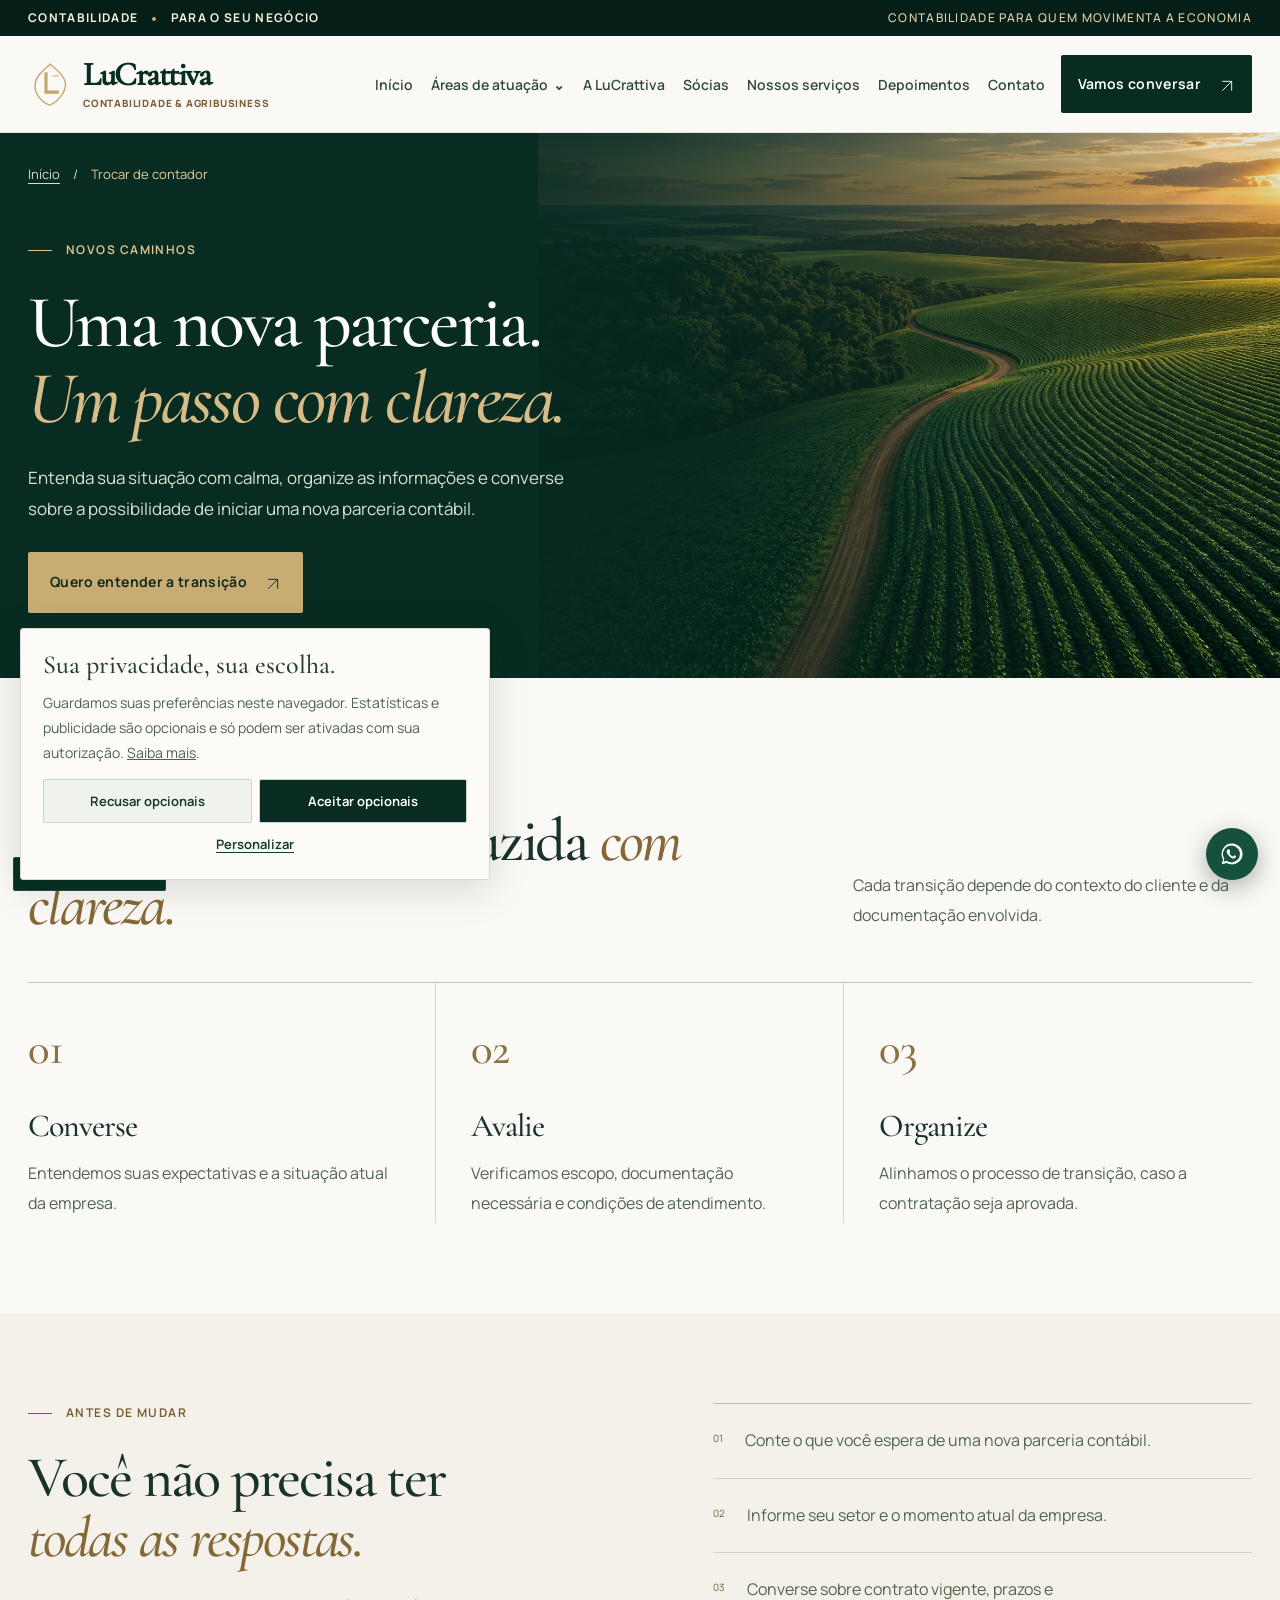
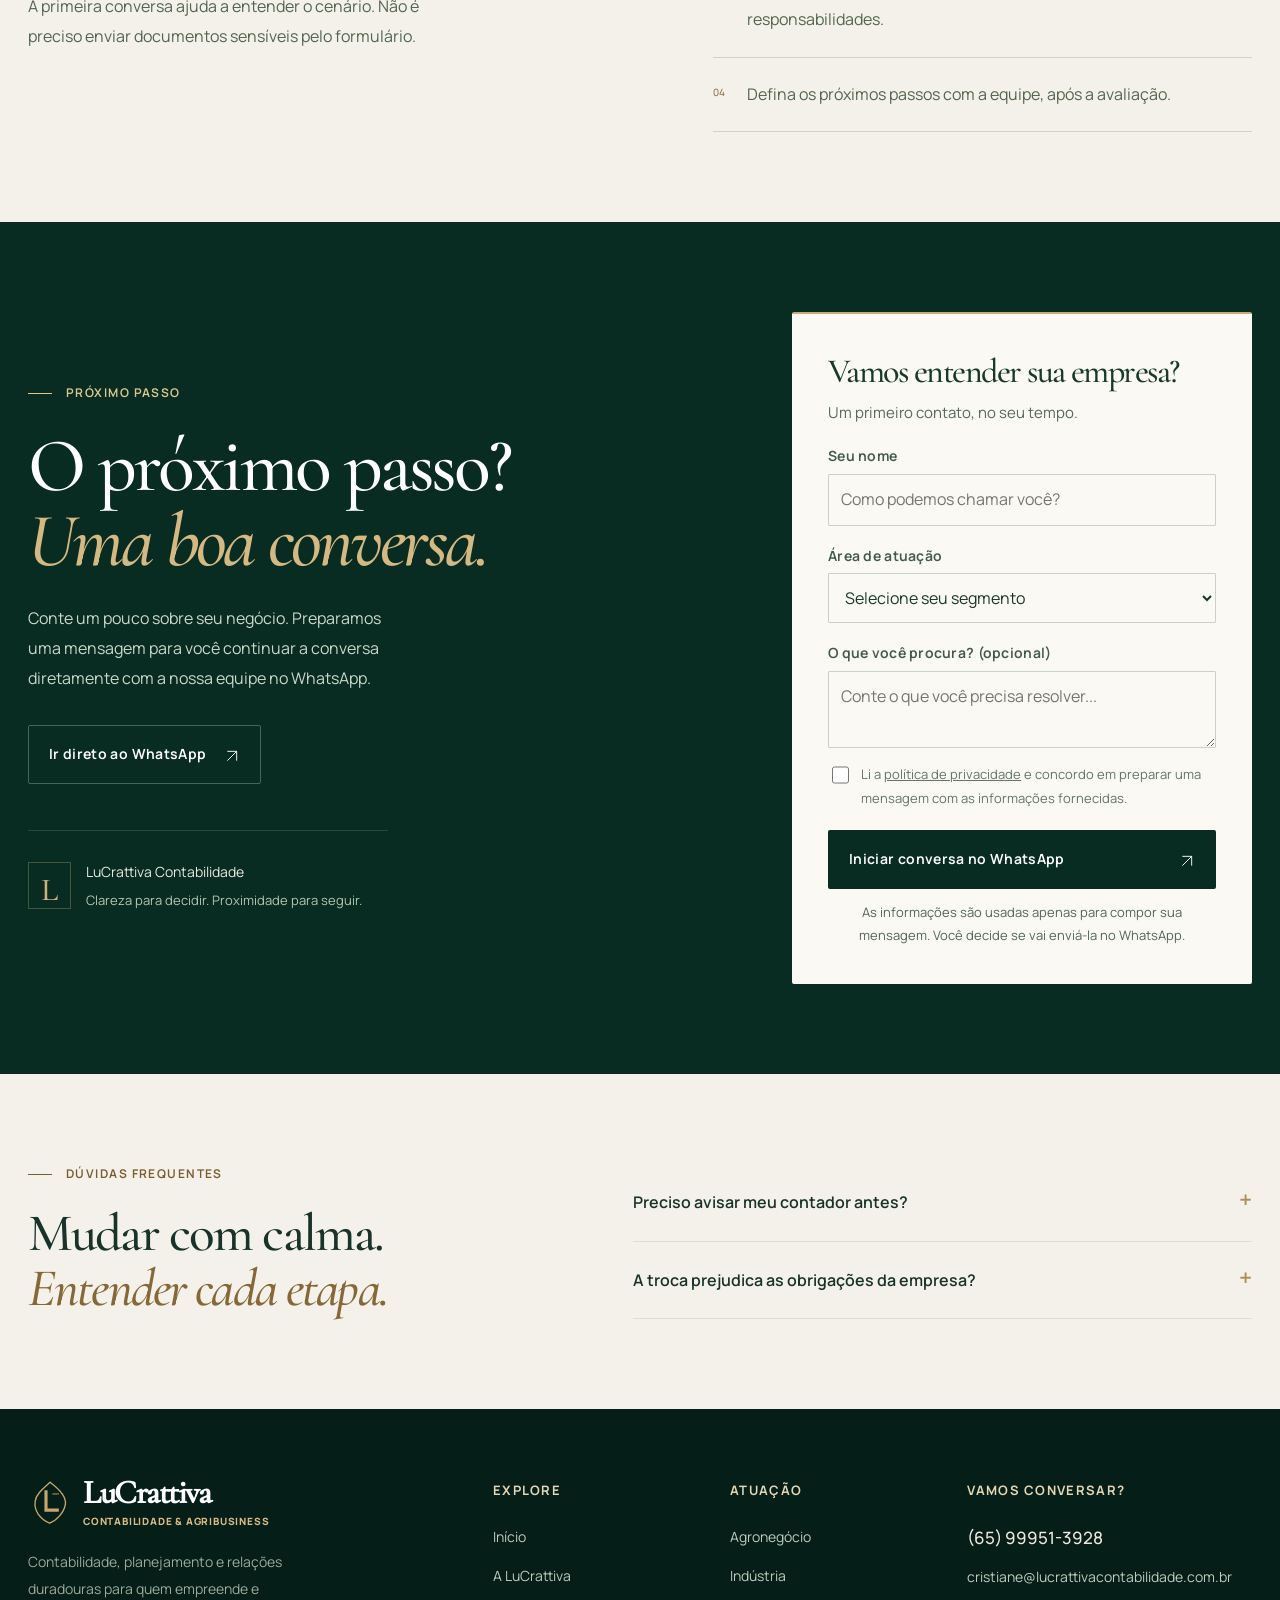
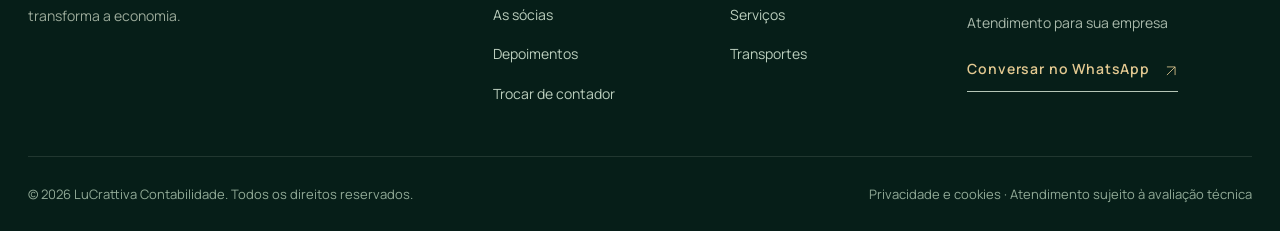
<file: trocar-de-contador/index.html>
<!doctype html><html lang="pt-BR"><head><meta charset="utf-8"><meta name="viewport" content="width=device-width, initial-scale=1"><meta name="color-scheme" content="light"><meta name="theme-color" content="#082c22"><title>Trocar de contador | LuCrattiva Contabilidade</title><meta name="description" content="Avalie uma troca de contador com clareza e converse diretamente com a equipe da LuCrattiva."><meta name="robots" content="noindex,nofollow"><link rel="canonical" href="https://www.lucrattivacontabilidade.com.br/trocar-de-contador/"><meta property="og:type" content="website"><meta name="twitter:card" content="summary_large_image"><meta property="og:image:width" content="1200"><meta property="og:image:height" content="630"><meta property="og:image:alt" content="LuCrattiva: visão para decidir, parceria para ir mais longe."><meta property="og:locale" content="pt_BR"><meta property="og:site_name" content="LuCrattiva Contabilidade"><meta property="og:title" content="Trocar de contador | LuCrattiva Contabilidade"><meta property="og:description" content="Avalie uma troca de contador com clareza e converse diretamente com a equipe da LuCrattiva."><meta property="og:image" content="https://www.lucrattivacontabilidade.com.br/assets/images/og-cover.jpg"><link rel="icon" type="image/svg+xml" href="/assets/images/logo-mark.svg"><link rel="preload" as="image" href="/assets/images/paisagem-editorial.webp"><link rel="preload" href="/assets/fonts/manrope-latin-wght-normal.woff2" as="font" type="font/woff2" crossorigin><link rel="stylesheet" href="/assets/css/styles.css"><link rel="stylesheet" href="/assets/css/experience.css"><link rel="stylesheet" href="/assets/css/pages.css"><link rel="stylesheet" href="/assets/css/readability.css"><link rel="stylesheet" href="/assets/css/refinements.css"></head><body class="inner-page trocar-de-contador-page"><a class="skip" href="#conteudo">Pular para o conteúdo</a><div class="topline"><div class="container topline-content"><span>CONTABILIDADE <span class="dot"></span> PARA O SEU NEGÓCIO</span><span class="topline-highlight">CONTABILIDADE PARA QUEM MOVIMENTA A ECONOMIA</span></div></div><header class="header"><div class="container header-inner"><a href="/" class="wordmark" aria-label="LuCrattiva — página inicial"><img src="/assets/images/logo-mark.svg" class="wordmark-logo" alt=""><span><span class="wordmark-title">LuCrattiva</span><span class="wordmark-sub">CONTABILIDADE &amp; AGRIBUSINESS</span></span></a><button type="button" class="hamburger" data-menu-toggle aria-label="Abrir navegação" aria-controls="nav-principal" aria-expanded="false"><span></span><span></span><span></span></button><nav class="nav" id="nav-principal" data-main-nav aria-label="Navegação principal"><a href="/">Início</a><div class="dropdown"><button class="nav-drop-trigger" type="button" aria-expanded="false">Áreas de atuação <span aria-hidden="true">⌄</span></button><div class="dropdown-menu"><a href="/agronegocio/">Agronegócio</a><a href="/industria/">Indústria</a><a href="/servicos/">Serviços</a><a href="/transportes/">Transportes</a><a href="/trocar-de-contador/">Trocar de contador</a></div></div><a href="/sobre/">A LuCrattiva</a><a href="/equipe/">Sócias</a><a href="/#solucoes">Nossos serviços</a><a href="/#depoimentos">Depoimentos</a><a href="/contato/">Contato</a></nav><a class="btn btn-forest header-cta" data-whatsapp="geral" data-cta="header" href="#">Vamos conversar <span aria-hidden="true"><svg class="arrow-svg" viewBox="0 0 24 24" fill="none" stroke="currentColor" stroke-width="1.4" aria-hidden="true" focusable="false"><path d="M5 19 19 5M5 5h14v14"/></svg></span></a></div></header><main id="conteudo"><section class="page-hero"><div class="page-hero-art"></div><div class="container page-hero-inner"><nav class="breadcrumbs" aria-label="Caminho da página"><a href="/">Início</a><span aria-hidden="true">/</span><span aria-current="page">Trocar de contador</span></nav><div class="eyebrow light">NOVOS CAMINHOS</div><h1>Uma nova parceria.<br><em>Um passo com clareza.</em></h1><p>Entenda sua situação com calma, organize as informações e converse sobre a possibilidade de iniciar uma nova parceria contábil.</p><a href="#" class="btn btn-gold" data-whatsapp="troca" data-cta="troca-hero">Quero entender a transição <span aria-hidden="true"><svg class="arrow-svg" viewBox="0 0 24 24" fill="none" stroke="currentColor" stroke-width="1.4" aria-hidden="true" focusable="false"><path d="M5 19 19 5M5 5h14v14"/></svg></span></a></div></section><section class="section"><div class="container"><div class="section-lead"><div><div class="eyebrow">PASSO A PASSO</div><h2 class="display-heading">Uma mudança conduzida <em>com clareza.</em></h2></div><p class="section-sub">Cada transição depende do contexto do cliente e da documentação envolvida.</p></div><div class="cards-three"><article class="small-feature-card"><span class="number">01</span><h3>Converse</h3><p>Entendemos suas expectativas e a situação atual da empresa.</p></article><article class="small-feature-card"><span class="number">02</span><h3>Avalie</h3><p>Verificamos escopo, documentação necessária e condições de atendimento.</p></article><article class="small-feature-card"><span class="number">03</span><h3>Organize</h3><p>Alinhamos o processo de transição, caso a contratação seja aprovada.</p></article></div></div></section><section class="section section-cream"><div class="container change-checklist"><div><div class="eyebrow">ANTES DE MUDAR</div><h2>Você não precisa ter<br><em>todas as respostas.</em></h2><p>A primeira conversa ajuda a entender o cenário. Não é preciso enviar documentos sensíveis pelo formulário.</p></div><div class="checklist"><div><span>01</span><p>Conte o que você espera de uma nova parceria contábil.</p></div><div><span>02</span><p>Informe seu setor e o momento atual da empresa.</p></div><div><span>03</span><p>Converse sobre contrato vigente, prazos e responsabilidades.</p></div><div><span>04</span><p>Defina os próximos passos com a equipe, após a avaliação.</p></div></div></div></section><section class="contact-wrap" id="atendimento"><div class="container contact-grid"><div><div class="eyebrow light">PRÓXIMO PASSO</div><h2>O próximo passo?<br><em>Uma boa conversa.</em></h2><p>Conte um pouco sobre seu negócio. Preparamos uma mensagem para você continuar a conversa diretamente com a nossa equipe no WhatsApp.</p><div style="margin-top:32px"><a href="#" class="btn btn-outline-light" data-whatsapp="troca" data-cta="contact-left">Ir direto ao WhatsApp <span aria-hidden="true"><svg class="arrow-svg" viewBox="0 0 24 24" fill="none" stroke="currentColor" stroke-width="1.4" aria-hidden="true" focusable="false"><path d="M5 19 19 5M5 5h14v14"/></svg></span></a></div><div class="contact-signature"><span aria-hidden="true">L</span><p>LuCrattiva Contabilidade<small>Clareza para decidir. Proximidade para seguir.</small></p></div></div><form class="contact-card" data-lead-form><h3>Vamos entender sua empresa?</h3><p>Um primeiro contato, no seu tempo.</p><label for="lead-name">Seu nome</label><input id="lead-name" name="name" placeholder="Como podemos chamar você?" maxlength="80" required autocomplete="name"><label for="lead-segment">Área de atuação</label><select id="lead-segment" name="segment" required><option value="" disabled selected>Selecione seu segmento</option><option value="agro">Agronegócio</option><option value="industria">Indústria</option><option value="servicos">Serviços</option><option value="transportes">Transportes</option><option value="troca">Quero trocar de contador</option><option value="geral">Outros assuntos</option></select><label for="lead-issue">O que você procura? (opcional)</label><textarea id="lead-issue" name="issue" maxlength="400" placeholder="Conte o que você precisa resolver..."></textarea><div class="form-checkbox"><input type="checkbox" id="lead-privacy" required><label for="lead-privacy">Li a <a href="/privacidade/" target="_blank" rel="noopener">política de privacidade</a> e concordo em preparar uma mensagem com as informações fornecidas.</label></div><button type="submit" class="btn btn-forest form-submit">Iniciar conversa no WhatsApp <span aria-hidden="true"><svg class="arrow-svg" viewBox="0 0 24 24" fill="none" stroke="currentColor" stroke-width="1.4" aria-hidden="true" focusable="false"><path d="M5 19 19 5M5 5h14v14"/></svg></span></button><div class="form-disclaimer">As informações são usadas apenas para compor sua mensagem. Você decide se vai enviá-la no WhatsApp.</div></form></div></section>
<section class="section section-cream"><div class="container faq-grid"><div><div class="eyebrow">DÚVIDAS FREQUENTES</div><h2>Mudar com calma.<br><em>Entender cada etapa.</em></h2></div><div><details class="faq-item"><summary>Preciso avisar meu contador antes?</summary><p>As etapas da transição dependem do contrato vigente e das orientações profissionais pertinentes. A LuCrattiva pode esclarecer o procedimento durante a avaliação.</p></details><details class="faq-item"><summary>A troca prejudica as obrigações da empresa?</summary><p>Uma transição deve considerar prazos, documentos e responsabilidades para evitar descontinuidade. O plano depende de uma análise concreta.</p></details></div></div></section></main><footer class="footer"><div class="container"><div class="footer-grid"><div class="footer-brand"><a href="/" class="wordmark"><img class="wordmark-logo" src="/assets/images/logo-mark.svg" alt=""><span><span class="wordmark-title">LuCrattiva</span><span class="wordmark-sub">CONTABILIDADE &amp; AGRIBUSINESS</span></span></a><p>Contabilidade, planejamento e relações duradouras para quem empreende e transforma a economia.</p></div><div><h4>Explore</h4><div class="footer-links"><a href="/">Início</a><a href="/sobre/">A LuCrattiva</a><a href="/equipe/">As sócias</a><a href="/#depoimentos">Depoimentos</a><a href="/trocar-de-contador/">Trocar de contador</a></div></div><div><h4>Atuação</h4><div class="footer-links"><a href="/agronegocio/">Agronegócio</a><a href="/industria/">Indústria</a><a href="/servicos/">Serviços</a><a href="/transportes/">Transportes</a></div></div><div class="footer-contact"><h4>Vamos conversar?</h4><strong data-public-phone>(65) 99951-3928</strong><a data-email href="mailto:cristiane@lucrattivacontabilidade.com.br">cristiane@lucrattivacontabilidade.com.br</a><p style="margin-top:20px">Atendimento para sua empresa</p><a class="text-arrow" data-whatsapp="geral" data-cta="footer" href="#" style="color:#e3c991;margin-top:20px">Conversar no WhatsApp <span><svg class="arrow-svg" viewBox="0 0 24 24" fill="none" stroke="currentColor" stroke-width="1.4" aria-hidden="true" focusable="false"><path d="M5 19 19 5M5 5h14v14"/></svg></span></a></div></div><div class="footer-bottom"><span>© <span id="copyright-year">2026</span> LuCrattiva Contabilidade. Todos os direitos reservados.</span><span><a href="/privacidade/">Privacidade e cookies</a> · Atendimento sujeito à avaliação técnica</span></div></div></footer><a href="#" class="floating-wa" data-whatsapp="geral" data-cta="floating" aria-label="Conversar com a LuCrattiva pelo WhatsApp"><svg viewBox="0 0 32 32" fill="currentColor" aria-hidden="true"><path d="M16.02 3.2A12.76 12.76 0 0 0 5 22.46L3.3 28.7l6.38-1.67A12.8 12.8 0 1 0 16.02 3.2Zm0 23.18c-2.2 0-4.35-.58-6.21-1.7l-.45-.27-3.77.99 1.01-3.67-.3-.48a10.43 10.43 0 1 1 9.72 5.13Zm5.74-7.81c-.32-.16-1.89-.93-2.19-1.04-.29-.1-.5-.16-.71.16s-.82 1.04-1 1.25c-.18.2-.37.23-.69.08a8.76 8.76 0 0 1-2.57-1.59 9.54 9.54 0 0 1-1.78-2.22c-.18-.32-.02-.49.14-.65.14-.14.32-.37.47-.55.16-.18.21-.32.32-.53.1-.21.05-.4-.03-.56-.08-.16-.71-1.71-.97-2.34-.26-.62-.52-.53-.71-.54h-.61c-.21 0-.55.08-.84.4-.29.32-1.1 1.08-1.1 2.64s1.13 3.07 1.29 3.28a12 12 0 0 0 4.6 4.67c1.61.7 2.24.76 3.04.64.93-.14 1.89-.77 2.16-1.52.27-.74.27-1.37.19-1.5s-.29-.21-.61-.37Z"/></svg><span class="wa-dot" aria-hidden="true"></span></a><div class="consent-banner" data-consent-banner hidden role="dialog" aria-label="Preferências de privacidade" aria-modal="false"><strong>Sua privacidade, sua escolha.</strong><p>Guardamos suas preferências neste navegador. Estatísticas e publicidade são opcionais e só podem ser ativadas com sua autorização. <a href="/privacidade/">Saiba mais</a>.</p><div class="consent-preferences" data-consent-preferences hidden><label><input type="checkbox" name="analytics-consent"> Estatísticas</label><label><input type="checkbox" name="marketing-consent"> Publicidade/remarketing</label></div><div class="consent-buttons"><button type="button" data-consent-reject>Recusar opcionais</button><button type="button" data-consent-configure>Personalizar</button><button type="button" data-consent-save hidden>Salvar preferências</button><button class="primary" type="button" data-consent-all>Aceitar opcionais</button></div></div><button type="button" class="cookie-reopen" data-consent-reopen>Preferências de cookies</button><script>document.getElementById('copyright-year').textContent=new Date().getFullYear()</script><script src="/assets/js/config.js" defer></script><script src="/assets/js/site.js" defer></script></body></html>
</file>
<file: assets/css/styles.css>
:root{--forest:#082c22;--deep:#041e17;--green:#16513c;--green-light:#67856a;--gold:#c9ab74;--gold-light:#e7d4aa;--ink:#19332a;--muted:#63736a;--cream:#f7f6f0;--chalk:#fdfcf8;--line:#e2e6dd;--serif:'Playfair Display',Georgia,serif;--sans:'DM Sans',Arial,sans-serif;--container:1280px}
*{box-sizing:border-box}html{scroll-behavior:smooth}body{margin:0;font-family:var(--sans);color:var(--ink);background:var(--chalk);-webkit-font-smoothing:antialiased}button,input,textarea,select{font:inherit}button{cursor:pointer}a{text-decoration:none;color:inherit}img{max-width:100%;display:block}h1,h2,h3,p{margin:0}h1,h2,h3{font-family:var(--serif);font-weight:500;letter-spacing:-.045em}p{line-height:1.78}.container{max-width:var(--container);padding:0 28px;margin:auto}.skip{position:absolute;top:-100px;left:16px;z-index:999;background:white;padding:12px}.skip:focus{top:10px}::selection{background:var(--gold);color:var(--deep)}
.topline{background:#061e18;color:#f8f1df;font-size:10px;font-weight:700;letter-spacing:.18em}.topline-content{height:36px;display:flex;align-items:center;justify-content:space-between;gap:15px}.topline .topline-highlight{color:var(--gold-light);font-weight:500}.topline .dot{display:inline-block;width:4px;height:4px;margin:0 11px;vertical-align:middle;border-radius:50%;background:var(--gold)}
.header{position:sticky;top:0;z-index:50;box-shadow:0 2px 24px #06241912;background:#fcfaf6f7;backdrop-filter:blur(14px);border-bottom:1px solid #e7e7dc}.header-inner{display:flex;min-height:88px;align-items:center;justify-content:space-between;gap:20px}.wordmark{display:flex;align-items:center;min-width:230px;gap:10px}.wordmark-logo{width:49px;height:49px;flex-shrink:0}.wordmark-title{display:block;font-family:var(--serif);font-weight:600;font-size:29px;line-height:1;letter-spacing:-.065em;color:var(--forest)}.wordmark-sub{display:block;font-size:8px;letter-spacing:.225em;margin-top:5px;font-weight:800;color:#9b8156}.nav{display:flex;align-items:center;gap:27px;margin-left:auto}.nav>a,.nav-drop-trigger{font-size:12px;white-space:nowrap;font-weight:800;color:#31483c;background:none;border:0;padding:10px 0;display:inline-flex;align-items:center;gap:5px}.nav a:hover,.nav-drop-trigger:hover,.nav a.is-current{color:#a77d40}.dropdown{position:relative}.dropdown-menu{display:none;position:absolute;left:-25px;top:100%;width:235px;padding:10px;background:var(--chalk);box-shadow:0 18px 45px #001b1026;border:1px solid var(--line);border-radius:5px}.dropdown:hover .dropdown-menu,.dropdown:focus-within .dropdown-menu{display:block}.dropdown-menu a{display:block;font-size:12px;font-weight:700;padding:12px 13px;color:#294838}.dropdown-menu a:hover{background:#f3f2e8}.btn{display:inline-flex;align-items:center;justify-content:center;gap:12px;border:1px solid transparent;min-height:49px;padding:14px 20px;text-align:center;font-size:12px;font-weight:800;letter-spacing:.025em;border-radius:3px;transition:background .2s,transform .2s,box-shadow .2s;cursor:pointer}.btn:hover{transform:translateY(-2px)}.btn-forest{background:var(--forest);color:white}.btn-forest:hover{background:#14513a}.btn-gold{background:var(--gold);color:#08271d}.btn-gold:hover{background:#e6c58c}.btn-outline-light{background:transparent;color:white;border-color:#a2b5a677}.btn-outline-light:hover{background:#ffffff17}.btn-outline{background:transparent;border-color:#255b46;color:#1b533f}.btn-outline:hover{background:#e6eee6}.header-cta{min-height:43px;padding:12px 16px}.hamburger{display:none;background:transparent;border:0;color:var(--forest);padding:10px;font-size:24px}.hamburger span{display:block;width:24px;height:2px;background:var(--forest);margin:5px}
.eyebrow{display:flex;align-items:center;gap:14px;font-size:10px;font-weight:800;letter-spacing:.24em;color:#907242;text-transform:uppercase}.eyebrow:before{content:'';display:block;width:30px;height:1px;background:currentColor}.eyebrow.light{color:#e3c991}.hero{position:relative;min-height:715px;color:#fff;overflow:hidden;background:var(--deep)}.hero:before{position:absolute;content:'';inset:0;background:linear-gradient(90deg,#062b21 0%,#082c22 32%,#073326a6 55%,#0b301900 91%),radial-gradient(ellipse at 30% 25%,#1e584b55,transparent 50%);z-index:2;pointer-events:none}.hero-art{position:absolute;inset:0 0 0 36%;background:#244b37 url('../images/campo-editorial.svg') center 48%/cover no-repeat;filter:saturate(.78);opacity:.96}.hero-art:after{content:'';position:absolute;inset:0;background:linear-gradient(0deg,#041d17bb,transparent 36%),linear-gradient(90deg,#0a2c21bb,transparent 38%)}.hero-grid{position:relative;z-index:3;display:grid;grid-template-columns:1fr .7fr;align-items:center;min-height:715px;padding-top:75px;padding-bottom:85px}.hero-content{padding-top:2px;max-width:710px}.hero h1{font-size:clamp(55px,5.6vw,85px);line-height:1.14;max-width:735px;margin:30px 0 23px;letter-spacing:-.06em}.hero h1 em,.display-heading em{color:#e4c48c;font-style:italic;font-weight:400}.hero p{font-size:15px;color:#e1e9df;max-width:525px;line-height:1.85}.hero-buttons{display:flex;flex-wrap:wrap;gap:12px;margin-top:32px}.hero-below{display:flex;align-items:center;gap:14px;font-size:10px;letter-spacing:.1em;margin-top:58px;color:#cfddce}.hero-below .mini-circle{width:8px;height:8px;background:var(--gold);border-radius:50%}.hero-note{justify-self:end;align-self:end;max-width:250px;border-left:1px solid #d0ae75;padding:8px 0 9px 20px;margin:0 -18px 3px 0;background:linear-gradient(90deg,#12392855,transparent)}.hero-note strong{font-family:var(--serif);font-size:24px;font-weight:400;line-height:1.3;display:block}.hero-note small{display:block;font-size:9px;letter-spacing:.22em;color:#e6c58c;margin-bottom:9px}.section{padding:105px 0}.section-sm{padding:75px 0}.section-dark{background:var(--forest);color:white}.section-cream{background:var(--cream)}.display-heading{font-size:clamp(40px,4.2vw,63px);line-height:1.21;max-width:860px;margin-top:24px}.section-sub{font-size:14px;max-width:465px;color:var(--muted);line-height:1.9}.section-lead{display:grid;grid-template-columns:1.45fr .65fr;align-items:end;gap:40px;margin-bottom:49px}.section-lead .section-sub{padding-bottom:7px}.section-lead .display-heading{margin-bottom:0}
.ribbon{background:#f3f1e7;border-bottom:1px solid #e6e3d6}.ribbon-row{min-height:90px;display:flex;align-items:center;gap:22px;justify-content:space-between}.ribbon h3{font-size:9px;font-family:var(--sans);letter-spacing:.22em;color:#7c876e;font-weight:800}.ribbon strong{font-size:12px;white-space:nowrap;text-transform:uppercase;letter-spacing:.08em;color:#304d3c}.ribbon i{width:5px;height:5px;background:#bd9c64;transform:rotate(45deg);flex-shrink:0}
.sector-grid{display:grid;grid-template-columns:repeat(4,1fr);gap:17px}.sector-card{position:relative;min-height:422px;color:white;overflow:hidden;background:var(--forest);border-radius:4px;transition:transform .25s,box-shadow .25s;isolation:isolate}.sector-card:hover{transform:translateY(-7px);box-shadow:0 21px 30px #173c2d25}.sector-card::before{content:'';position:absolute;inset:0;background:linear-gradient(180deg,#092a2215 0%,#092a2222 30%,#061b15ed 100%);z-index:1}.sector-card:nth-child(1){background-image:url('../images/setor-agro.svg');background-position:center;background-size:cover}.sector-card:nth-child(2){background-image:url('../images/setor-industria.svg');background-position:center;background-size:cover}.sector-card:nth-child(3){background-image:url('../images/setor-servicos.svg');background-position:center;background-size:cover}.sector-card:nth-child(4){background-image:url('../images/setor-transportes.svg');background-position:center;background-size:cover}.sector-card-inner{position:absolute;inset:auto 25px 30px;z-index:2}.sector-index{position:absolute;top:23px;left:24px;font-size:11px;font-weight:800;letter-spacing:.13em;z-index:2;color:#f6e9ca}.sector-card h3{font-family:var(--serif);font-size:34px;line-height:1.2;margin-bottom:13px}.sector-card p{font-size:12px;line-height:1.6;color:#e8ebe2;min-height:54px}.card-arrow{display:flex;width:37px;height:37px;align-items:center;justify-content:center;border:1px solid #efe9d497;border-radius:50%;font-size:20px;margin-top:17px}.sector-card:hover .card-arrow{background:var(--gold);border-color:var(--gold);color:var(--deep)}
.manifesto{padding:95px 0;background:var(--cream)}.manifesto-grid{display:grid;grid-template-columns:.95fr 1.05fr;gap:9%;align-items:center}.manifesto-art{min-height:540px;position:relative;overflow:hidden;background:var(--forest) url('../images/campo-editorial.svg') 60%/cover no-repeat;border-radius:2px}.manifesto-art:after{content:'';position:absolute;inset:0;background:linear-gradient(0deg,#07251df5,transparent 65%)}.manifesto-tag{position:absolute;top:30px;left:30px;color:#f3dfb9;font-size:10px;letter-spacing:.2em;font-weight:700;z-index:2}.manifesto-quote{position:absolute;bottom:40px;left:40px;max-width:420px;font-family:var(--serif);font-size:39px;line-height:1.25;color:white;z-index:2}.manifesto-quote em{color:var(--gold-light)}.manifesto-copy h2{font-size:clamp(41px,4.3vw,63px);line-height:1.22;margin:23px 0}.manifesto-copy>p{max-width:560px;font-size:14px;color:#5b6d61;line-height:1.95}.value-lines{margin:30px 0 31px;border-top:1px solid #d8ded4}.value-line{display:flex;align-items:center;gap:20px;border-bottom:1px solid #d8ded4;padding:16px 0;font-size:13px;font-weight:700;color:#294637}.value-line span{font-family:var(--serif);font-size:18px;color:#ae8c56}.text-arrow{display:inline-flex;align-items:center;gap:20px;color:#18533c;font-weight:800;font-size:12px;letter-spacing:.06em;border-bottom:1px solid #b5c6b7;padding-bottom:9px}.text-arrow:hover{gap:26px}
.process{text-align:center}.process .eyebrow{justify-content:center}.process .display-heading{margin:20px auto 55px}.process-grid{display:grid;grid-template-columns:repeat(3,1fr);gap:45px;text-align:left}.process-card{padding:22px 22px 10px;border-top:1px solid #ccd9c8}.process-no{font-family:var(--serif);font-size:40px;color:#c2a36f}.process-card h3{font-size:27px;line-height:1.35;margin:15px 0 11px}.process-card p{font-size:13px;color:#718075}
.team-section{background:#eef2ea}.team-intro{display:flex;align-items:end;justify-content:space-between;gap:25px;margin-bottom:46px}.team-intro .display-heading{max-width:660px}.team-intro p{max-width:375px;color:#667b6d;font-size:14px}.team-grid{display:grid;grid-template-columns:repeat(3,1fr);gap:19px}.person-card{position:relative;background:#e8ede5}.portrait{height:400px;overflow:hidden;position:relative;background:#b5c3b5}.portrait img{width:100%;height:100%;object-fit:cover;filter:saturate(.82)}.portrait:after{content:'';position:absolute;inset:0;background:linear-gradient(0deg,#0c302230,transparent 53%)}.person-info{background:#fffdf7;padding:22px 25px 25px;border-bottom:3px solid var(--gold)}.person-info strong{display:block;font-family:var(--serif);font-size:25px;font-weight:500}.person-info small{display:block;text-transform:uppercase;font-size:10px;font-weight:800;letter-spacing:.15em;color:#8d927b;margin-top:8px}.team-help{padding:15px 0 0;color:#718275;font-size:12px}
.contact-wrap{background:var(--deep);padding:96px 0;color:#fff;position:relative;overflow:hidden}.contact-wrap:before{content:'';position:absolute;width:680px;height:680px;right:-250px;top:-350px;border:1px solid #c9ab7460;border-radius:50%;box-shadow:0 0 0 80px #c9ab7409,0 0 0 160px #c9ab7407}.contact-grid{position:relative;display:grid;grid-template-columns:1fr 480px;gap:10%;align-items:center}.contact-grid h2{font-size:clamp(47px,5vw,69px);line-height:1.18;margin:25px 0 20px}.contact-grid h2 em{color:#e5c48b}.contact-grid p{font-size:14px;color:#c5d5c9;max-width:495px}.contact-card{background:#fdfcf7;color:#18392b;padding:38px;border-top:4px solid var(--gold);border-radius:4px;box-shadow:0 20px 60px #0002}.contact-card h3{font-family:var(--serif);font-size:32px;line-height:1.3;margin-bottom:10px}.contact-card p{color:#657365;font-size:12px;margin-bottom:18px}.contact-card label{display:block;margin:12px 0 6px;font-size:11px;color:#445949;font-weight:800}.contact-card input,.contact-card select,.contact-card textarea{display:block;border:1px solid #d9dfd6;background:#fff;width:100%;padding:12px 13px;border-radius:2px;color:#1b3929;font-size:12px;outline:none}.contact-card input:focus,.contact-card select:focus,.contact-card textarea:focus{border-color:#ba995f;box-shadow:0 0 0 3px #d7bd8e22}.contact-card textarea{min-height:83px;resize:vertical}.form-checkbox{display:flex;gap:9px;align-items:flex-start;margin:15px 0 20px}.form-checkbox input{width:auto;margin-top:3px}.form-checkbox label{font-size:11px;line-height:1.6;color:#63756a;font-weight:400;margin:0}.form-checkbox a{text-decoration:underline}.form-submit{width:100%}.form-disclaimer{font-size:10px;color:#839084;text-align:center;margin-top:12px;line-height:1.6}
.faq-grid{display:grid;grid-template-columns:.8fr 1.2fr;gap:11%}.faq-grid h2{font-size:48px;line-height:1.2;margin-top:22px}.faq-item{border-bottom:1px solid #d7e0d6}.faq-item summary{list-style:none;display:flex;justify-content:space-between;gap:20px;cursor:pointer;padding:22px 0;font-weight:700;font-size:13px}.faq-item summary::-webkit-details-marker{display:none}.faq-item summary:after{content:'+';font-size:23px;color:#ad8e59;line-height:1}.faq-item[open] summary:after{content:'–'}.faq-item p{font-size:13px;color:#6d7d70;line-height:1.9;padding:0 25px 19px 0}
.footer{background:#061e18;color:#c1d0c3;padding:67px 0 25px}.footer-grid{display:grid;grid-template-columns:1.5fr .7fr .7fr 1fr;gap:38px}.footer .wordmark-title{color:#fff}.footer-brand p{font-size:12px;color:#9baa9a;margin-top:20px;max-width:290px}.footer h4{font-size:11px;text-transform:uppercase;letter-spacing:.1em;margin:3px 0 21px;color:#e3d7b5}.footer-links{display:flex;flex-direction:column;gap:14px}.footer-links a,.footer-contact a{font-size:12px;color:#bbcebd}.footer-links a:hover,.footer-contact a:hover{color:var(--gold-light)}.footer-contact p{font-size:12px;color:#a8b8aa}.footer-contact strong{display:block;margin:10px 0;color:#f0e8dc}.footer-bottom{margin-top:50px;padding-top:25px;border-top:1px solid #e4efda1f;display:flex;justify-content:space-between;gap:16px;font-size:11px;color:#91aa97}
.floating-wa{position:fixed;right:21px;bottom:21px;width:57px;height:57px;background:#23834a;color:#fff;border-radius:50%;z-index:40;box-shadow:0 7px 25px #00211655;display:grid;place-items:center;transition:transform .2s}.floating-wa:hover{transform:scale(1.08)}.floating-wa svg{width:29px;height:29px}.wa-dot{position:absolute;right:0;top:0;background:#ddc48d;border:2px solid white;width:12px;height:12px;border-radius:50%}
.page-hero{position:relative;background:var(--forest);color:#fff;min-height:405px;overflow:hidden}.page-hero-art{position:absolute;inset:0 0 0 44%;opacity:.52;background:#285540 url('../images/campo-editorial.svg') center/cover no-repeat}.page-hero:after{content:'';position:absolute;inset:0;background:linear-gradient(90deg,#082c22 8%,#082c22ef 42%,transparent)}.page-hero-inner{position:relative;z-index:2;padding-top:83px;padding-bottom:88px}.page-hero h1{font-size:clamp(52px,5.8vw,76px);max-width:820px;line-height:1.15;margin:20px 0}.page-hero p{max-width:660px;color:#d3e1d4;font-size:15px}.page-hero .btn{margin-top:25px}.page-content-grid{display:grid;grid-template-columns:.95fr 1.05fr;gap:10%;align-items:start}.page-content-grid h2{font-size:clamp(40px,4vw,58px);line-height:1.19;margin:19px 0 20px}.page-content-grid p{font-size:14px;color:#64786b;margin-bottom:18px}.feature-list{display:grid;gap:15px;margin:30px 0}.feature-item{display:flex;gap:16px;padding:17px 0;border-bottom:1px solid var(--line)}.feature-item .feature-num{color:#b9995d;font-family:var(--serif);font-size:24px}.feature-item strong{display:block;font-size:16px;margin-bottom:5px}.feature-item p{font-size:12px;margin:0}.page-image-card{background:var(--forest);min-height:530px;overflow:hidden;position:relative}.page-image-card img{width:100%;height:530px;object-fit:cover}.page-image-card .image-tag{position:absolute;bottom:28px;left:28px;color:#fff;max-width:340px;font-family:var(--serif);font-size:34px;line-height:1.3;text-shadow:0 2px 8px #0006}.cards-three{display:grid;grid-template-columns:repeat(3,1fr);gap:20px}.small-feature-card{background:#fffdfa;padding:34px;border:1px solid var(--line);border-top:3px solid var(--gold)}.small-feature-card .number{font-family:var(--serif);font-size:41px;color:#b39b6b}.small-feature-card h3{font-size:28px;margin:18px 0 12px}.small-feature-card p{font-size:13px;color:#65776b}.cta-band{background:#d7dfd2;padding:55px 0}.cta-band-inner{display:flex;align-items:center;justify-content:space-between;gap:35px}.cta-band h2{font-size:39px;max-width:740px}.text-page{max-width:820px}.text-page h2{font-size:34px;margin:28px 0 15px}.text-page p,.text-page li{font-size:14px;color:#566a5d;line-height:1.9}.text-page ul{margin-top:15px}
.consent-banner{position:fixed;z-index:100;bottom:18px;left:18px;right:18px;max-width:710px;margin:auto;background:#fcfbf7;border:1px solid #d7e0d5;box-shadow:0 15px 60px #001d1370;padding:20px 24px;border-radius:5px;color:#253e2d}.consent-banner[hidden],.consent-preferences[hidden]{display:none}.consent-banner strong{font-family:var(--serif);font-size:20px}.consent-banner p{font-size:12px;margin:8px 0 15px;line-height:1.7;color:#647363}.consent-banner a{text-decoration:underline}.consent-buttons{display:flex;flex-wrap:wrap;gap:7px}.consent-buttons button{border:1px solid #c9d5c9;font-size:11px;font-weight:800;padding:10px 13px;border-radius:2px;background:#f0f3ec;color:#163c29}.consent-buttons button.primary{background:var(--forest);color:white}.consent-preferences{border-top:1px solid #dfe3d9;margin:13px 0;padding-top:12px}.consent-preferences label{display:inline-flex;gap:8px;align-items:center;font-size:12px;margin-right:20px}.cookie-reopen{position:fixed;bottom:5px;left:5px;font-size:10px;background:#073125;color:#fff;border:1px solid #dfe8d622;padding:5px 7px;z-index:98;opacity:.72}.cookie-reopen:hover{opacity:1}
@media(max-width:1120px){.nav{gap:16px}.wordmark{min-width:208px}.wordmark-title{font-size:26px}.header-cta{padding:11px 13px}.hero h1{font-size:70px}.sector-card h3{font-size:28px}.contact-grid{grid-template-columns:1fr 430px;gap:6%}}
@media(max-width:940px){.hamburger{display:block;margin-left:auto}.nav{display:none;position:absolute;top:124px;left:0;right:0;flex-direction:column;align-items:stretch;background:#fbfaf6;border-bottom:1px solid var(--line);padding:16px 30px 25px;box-shadow:0 20px 30px #0002}.nav.open{display:flex}.nav>a,.nav-drop-trigger{font-size:14px;padding:13px 0}.dropdown-menu{display:block;position:static;box-shadow:none;border:0;background:transparent;width:100%;padding:0 0 0 12px}.dropdown-menu a{padding:7px}.header-cta{margin-left:auto}.hero-grid{grid-template-columns:1fr 230px}.hero h1{font-size:clamp(54px,7vw,72px)}.section-lead{grid-template-columns:1fr}.section-lead .section-sub{max-width:700px}.sector-grid{grid-template-columns:repeat(2,1fr)}.sector-card{min-height:360px}.manifesto-grid{gap:5%}.manifesto-art{min-height:480px}.manifesto-quote{font-size:31px}.team-grid{gap:12px}.portrait{height:300px}.contact-grid{grid-template-columns:1fr 1fr;gap:5%}.footer-grid{grid-template-columns:1.2fr 1fr 1fr}.footer-contact{grid-column:2/-1}}
@media(max-width:700px){.container{padding:0 19px}.topline-content{height:32px}.topline-highlight{display:none}.header-inner{min-height:73px}.header-cta{display:none}.nav{top:105px}.wordmark-logo{width:41px;height:41px}.wordmark-title{font-size:25px}.wordmark-sub{font-size:7px}.hero{min-height:0}.hero-grid{display:block;padding-top:84px;padding-bottom:55px;min-height:700px}.hero-art{inset:30% 0 0 0;background-position:45% 45%}.hero:before{background:linear-gradient(180deg,#082a22 0%,#082c22f7 35%,#062920c7 70%,#06251e4d 100%)}.hero h1{font-size:clamp(48px,10vw,67px);line-height:1.13;margin:27px 0 18px}.hero p{font-size:13px;max-width:475px}.hero-buttons{gap:9px}.hero-buttons .btn{width:100%;max-width:330px}.hero-below{margin-top:27px}.hero-note{margin-top:55px;max-width:210px;margin-left:auto;padding-left:16px}.hero-note strong{font-size:19px}.section{padding:75px 0}.section-sm{padding:55px 0}.display-heading{font-size:clamp(38px,8.5vw,53px)}.ribbon-row{min-height:76px;gap:11px;flex-wrap:wrap;justify-content:center;padding-top:14px;padding-bottom:14px}.ribbon h3{width:100%;text-align:center}.ribbon strong{font-size:10px}.ribbon i{width:4px;height:4px}.sector-grid{grid-template-columns:1fr 1fr;gap:10px}.sector-card{min-height:325px}.sector-card-inner{left:15px;right:12px;bottom:20px}.sector-index{top:17px;left:16px}.sector-card h3{font-size:27px}.sector-card p{font-size:11px;min-height:69px}.manifesto{padding:65px 0}.manifesto-grid,.page-content-grid{grid-template-columns:1fr;gap:35px}.manifesto-art{min-height:390px}.manifesto-copy h2{font-size:42px}.process-grid{grid-template-columns:1fr;gap:12px}.process-card{padding:14px 0}.process .display-heading{margin-bottom:28px}.team-intro{display:block}.team-intro p{margin-top:20px}.team-grid{grid-template-columns:1fr;gap:20px}.portrait{height:360px}.contact-wrap{padding:67px 0}.contact-grid{grid-template-columns:1fr;gap:35px}.contact-grid h2{font-size:48px}.contact-card{padding:26px}.faq-grid{grid-template-columns:1fr;gap:22px}.faq-grid h2{font-size:43px}.footer-grid{grid-template-columns:1fr 1fr;gap:40px}.footer-brand{grid-column:1/-1}.footer-contact{grid-column:1/-1}.footer-bottom{flex-direction:column}.page-hero-inner{padding-top:67px;padding-bottom:72px}.page-hero h1{font-size:53px}.cards-three{grid-template-columns:1fr}.cta-band-inner{display:block}.cta-band .btn{margin-top:21px}.page-image-card,.page-image-card img{min-height:370px;height:370px}.floating-wa{width:53px;height:53px;right:13px;bottom:14px}.consent-banner{left:5px;right:5px;bottom:5px;padding:15px}}
@media(max-width:380px){.hero h1{font-size:44px}.sector-grid{grid-template-columns:1fr}.sector-card{min-height:270px}.sector-card p{min-height:0}.sector-card h3{font-size:33px}.hero-below{font-size:9px}.hero-note{margin-top:36px}}
@media(prefers-reduced-motion:reduce){*,*:before,*:after{transition:none!important;scroll-behavior:auto!important}}
</file>
<file: assets/css/experience.css>
@font-face{font-family:Manrope;src:url('../fonts/manrope-latin-wght-normal.woff2') format('woff2');font-weight:200 800;font-display:swap}
@font-face{font-family:Cormorant;src:url('../fonts/cormorant-garamond-latin-500-normal.woff2') format('woff2');font-weight:500;font-display:swap}
@font-face{font-family:Cormorant;src:url('../fonts/cormorant-garamond-latin-500-italic.woff2') format('woff2');font-weight:500;font-style:italic;font-display:swap}
:root{--serif:Cormorant,Georgia,serif;--sans:Manrope,Arial,sans-serif;--cream:#f3f1e9;--chalk:#faf9f5;--muted:#52665b;--container:1280px}
[hidden]{display:none!important}
:focus-visible{outline:2px solid #92703b;outline-offset:5px}
.section-dark :focus-visible,.hero :focus-visible,.footer :focus-visible{outline-color:#e1c591}
html{scroll-padding-top:110px}button,a,input,select,textarea{-webkit-tap-highlight-color:transparent}
.topline{font-size:9px;letter-spacing:.14em}.topline-content{height:30px}.header{background:#faf9f5f5;box-shadow:none}.header-inner{min-height:88px}.wordmark-title{font-size:33px;letter-spacing:-.045em}.wordmark-sub{font-size:7px;letter-spacing:.18em}.wordmark-logo{width:45px;height:49px}.nav{gap:23px}.nav>a,.nav-drop-trigger{font-size:11px;font-weight:600}.header-cta{font-weight:600;font-size:11px;gap:22px}.btn{font-size:12px;font-weight:650;border-radius:2px;min-height:51px}.btn span[aria-hidden]{font-size:18px}.eyebrow{font-size:9px;letter-spacing:.18em;font-weight:650}.eyebrow:before{width:24px}.dropdown-menu{border-radius:0}.nav-drop-trigger[aria-expanded=true]+.dropdown-menu{display:block}.dropdown-menu[data-dismissed]{display:none}.nav a[aria-current=page]{color:#806233}.nav a[aria-current=page]:after{content:'';display:block;width:4px;height:4px;border-radius:50%;background:currentColor}.nav>a[aria-current=page]{gap:7px}
.person-card{background:transparent}.portrait{height:auto;aspect-ratio:4/5;background:#e5e8df;border:1px solid #d7ddcf}.portrait img{width:100%;height:100%;object-fit:cover}.portrait-placeholder{height:100%;min-height:220px;display:flex;flex-direction:column;align-items:center;justify-content:center;gap:12px;color:#687d6e;background:repeating-linear-gradient(135deg,transparent,transparent 38px,#a3b19f13 38px,#a3b19f13 39px)}.portrait-placeholder svg{width:52px;height:64px;color:#a08a60}.portrait-placeholder span{font-size:10px;text-transform:uppercase;letter-spacing:.15em}.portrait:after{display:none}.person-info{background:transparent;padding:20px 0 0}.person-info strong{font-size:23px;font-family:var(--serif);font-weight:500}.person-info small{font-size:11px;color:#586e60;margin-top:5px}.person-bio{font-size:12px;color:#52665b;margin-top:12px}.person-socials{display:flex;gap:15px;margin-top:12px;flex-wrap:wrap}.person-socials a{font-size:11px;text-decoration:underline;text-underline-offset:4px}.team-help{font-size:11px;line-height:1.8;color:#52665b;border-top:1px solid #cfd8ca;padding-top:18px;margin-top:28px}
.form-checkbox{align-items:flex-start}.form-checkbox input{accent-color:var(--forest);min-width:17px;min-height:17px;flex-shrink:0}.form-checkbox label{font-size:11px}.contact-card input,.contact-card select,.contact-card textarea{font-size:14px}.contact-card textarea{min-height:90px}.form-disclaimer{font-size:11px;color:#52665b}.form-error{font-size:12px;color:#9a2525;margin-top:10px}.whatsapp-fallback{margin-top:20px;border-top:1px solid #d1d9cc;padding-top:18px;min-width:0}.whatsapp-fallback strong{font-size:14px}.whatsapp-fallback p{font-size:12px;margin-top:8px}.whatsapp-fallback textarea{min-height:115px}.whatsapp-fallback a{display:block;font-size:11px;overflow-wrap:anywhere;text-decoration:underline;margin:12px 0}.whatsapp-fallback button{font-size:11px;padding:10px;background:#e8ece2;border:1px solid #c3cfbe;color:#123d2c}.copy-status{display:block;font-size:11px;margin-top:8px}
.consent-banner{left:20px;right:auto;bottom:20px;max-width:440px;padding:20px 22px;border:1px solid #d7d9ce;border-radius:3px;box-shadow:0 8px 40px #041e1726}.consent-banner strong{font-size:23px;font-weight:500}.consent-banner p{font-size:11px;line-height:1.7;margin:8px 0 14px;color:#4e6255}.consent-buttons{gap:7px;display:grid;grid-template-columns:1fr 1fr}.consent-buttons button{min-height:42px;padding:10px;font-size:10px;font-weight:650;cursor:pointer}.consent-buttons [data-consent-configure]{grid-column:1/-1;border:0;min-height:28px;padding:4px;background:transparent;text-decoration:underline;text-underline-offset:3px;order:3}.consent-buttons [data-consent-save]{grid-column:1/-1}.consent-preferences{display:flex;flex-direction:column;gap:12px}.consent-preferences label{min-height:30px;font-size:12px}.consent-preferences input{accent-color:var(--forest);width:17px;height:17px}.cookie-reopen{left:13px;bottom:9px;font-size:9px;opacity:1;min-height:30px;border-radius:2px;padding:6px 10px}.floating-wa{background:#16513c;width:52px;height:52px;bottom:20px;right:22px}.floating-wa svg{width:26px;height:26px}.wa-dot{display:none}.footer .text-arrow{color:#e1c591}.footer-brand p,.footer-links a,.footer-contact a,.footer-contact p{font-size:11px}.footer-contact a{overflow-wrap:anywhere}.footer-contact strong{font-size:17px;font-weight:500}.footer-bottom{font-size:10px}.page-hero-art{pointer-events:none}.team-page .page-hero{background:var(--forest)}.team-page .page-hero-art{opacity:.17;background-image:url('../images/paisagem-editorial.webp')}.team-page .page-hero h1{font-size:clamp(49px,5.5vw,80px)}.team-page .team-grid{gap:36px}.team-page .section-lead{margin-bottom:48px}
@media(min-width:941px){.nav{display:flex!important}}
@media(max-width:1100px){.nav{gap:15px}.wordmark{min-width:200px}.header-cta{padding:12px}.nav>a,.nav-drop-trigger{font-size:10px}}
@media(max-width:940px){.hamburger{display:block;margin-left:auto;min-width:44px;min-height:44px}.hamburger span{transition:transform .2s,opacity .2s}.hamburger[aria-expanded=true] span:nth-child(1){transform:translateY(7px) rotate(45deg)}.hamburger[aria-expanded=true] span:nth-child(2){opacity:0}.hamburger[aria-expanded=true] span:nth-child(3){transform:translateY(-7px) rotate(-45deg)}.nav{top:100%;max-height:calc(100dvh - 100px);overflow:auto;margin:0;left:0;right:0;padding:18px 28px 28px}.nav>a,.nav-drop-trigger{font-size:13px;min-height:44px}.dropdown-menu{display:none;padding:0 0 6px 16px}.dropdown:hover .dropdown-menu,.dropdown:focus-within .dropdown-menu{display:none}.nav-drop-trigger[aria-expanded=true]+.dropdown-menu{display:block}.dropdown-menu a{font-size:12px;min-height:40px;padding:10px}.nav>a[aria-current=page]{display:flex;justify-content:space-between}.header-cta{margin-left:0}.team-page .team-grid{gap:20px}}
@media(max-width:700px){html{scroll-padding-top:85px}.header-inner{min-height:77px}.topline-content{height:28px}.topline{font-size:8px}.wordmark-title{font-size:31px}.wordmark-sub{font-size:6px}.wordmark-logo{width:39px;height:43px}.wordmark{min-width:0}.header-cta{display:none}.nav{top:100%;padding-left:24px;padding-right:24px}.team-grid,.team-page .team-grid{grid-template-columns:1fr 1fr;gap:25px 16px}.team-grid .person-card:last-child:nth-child(odd){grid-column:1/-1;width:calc(50% - 8px)}.portrait-placeholder{min-height:190px}.person-info strong{font-size:22px}.person-info small{font-size:10px}.person-bio{font-size:11px}.consent-banner{left:12px;right:12px;bottom:12px;max-width:none;padding:16px 18px}.consent-banner p{font-size:10px}.consent-banner strong{font-size:22px}.floating-wa{right:15px;bottom:48px;width:47px;height:47px}.cookie-reopen{left:10px;bottom:8px}.footer-grid{gap:32px}.footer-brand p{max-width:320px}.footer-bottom{font-size:9px;line-height:1.8}.contact-card input,.contact-card select,.contact-card textarea{font-size:16px}.contact-card{padding:25px}.form-checkbox label{font-size:10px}.form-checkbox{margin-top:20px}.btn{min-height:50px}.team-page .page-hero-inner{padding-top:55px;padding-bottom:60px}}
@media(prefers-reduced-motion:reduce){html{scroll-behavior:auto}*,*:before,*:after{animation:none!important;transition:none!important}}
.portrait-placeholder .portrait-monogram{font-family:var(--serif);font-size:60px;line-height:1;letter-spacing:0;border:1px solid #9c8e6269;width:66px;height:80px;display:grid;place-items:center;color:#8d7b56;margin-bottom:8px}.whatsapp-fallback button+button{margin-left:8px}.whatsapp-recovery-trigger{position:fixed;right:23px;bottom:82px;z-index:41;background:#faf9f5;color:#16432e;font-size:10px;border:1px solid #c5cdbb;padding:10px 13px;box-shadow:0 3px 20px #041e1715;border-radius:2px}.whatsapp-recovery-panel{position:fixed;right:23px;bottom:125px;width:370px;max-width:calc(100vw - 35px);max-height:65dvh;overflow:auto;z-index:60;background:#faf9f5;color:#143b28;border:1px solid #c5cdbb;padding:20px;box-shadow:0 7px 40px #041e1733}.whatsapp-recovery-panel .whatsapp-fallback{margin:0;border:0;padding:0}.whatsapp-recovery-panel textarea{width:100%;display:block;padding:10px;font-size:13px;resize:vertical;margin-top:8px;background:#fff;border:1px solid #bacbb3}.whatsapp-recovery-panel label{font-size:11px}.home-page .portrait-placeholder .portrait-monogram{font-size:55px}@media(max-width:700px){.portrait-placeholder .portrait-monogram,.home-page .portrait-placeholder .portrait-monogram{font-size:40px;width:44px;height:54px}.whatsapp-recovery-trigger{bottom:102px;right:15px;font-size:9px}.whatsapp-recovery-panel{bottom:148px;right:15px;max-height:60dvh}.whatsapp-recovery-panel textarea{font-size:16px}}
.arrow-svg{display:inline-block;width:1em;height:1em;vertical-align:middle;flex-shrink:0}.ribbon-row .arrow-svg{width:15px;height:15px}.dropdown:hover .dropdown-menu,.dropdown:focus-within .dropdown-menu{display:none}.dropdown .nav-drop-trigger[aria-expanded=true]+.dropdown-menu:not([data-dismissed]){display:block}.btn .arrow-svg{width:16px;height:16px}.home-page .card-arrow .arrow-svg{width:15px;height:15px}
.wordmark-sub{color:#7a6039}.footer .wordmark-sub{color:#d6bb86}.eyebrow{color:#795d31}.home-page .ribbon-label{color:#52664e}.home-page .ribbon-row>a>span{color:#715b35}.home-page .value-line>span:first-child{color:#715b35}.switch-section p{color:#475e49}
</file>
<file: assets/css/home.css>
.home-page{background:var(--chalk)}
.home-page .hero{min-height:680px;background:#082c22}.home-page .hero:before{background:linear-gradient(90deg,#082c22 0%,#082c22fb 27%,#082c22e6 40%,#082c2273 58%,#082c2210 85%)}.home-page .hero-art{inset:0 0 0 27%;background:#38533b url('../images/paisagem-editorial.webp') center 53%/cover no-repeat;filter:none;opacity:1}.home-page .hero-art:after{background:linear-gradient(0deg,#041e1770,transparent 44%)}.home-page .hero-grid{grid-template-columns:1.3fr .7fr;min-height:680px;padding-top:62px;padding-bottom:98px;align-items:center}.home-page .hero-content{max-width:700px}.home-page .hero h1{font-size:clamp(65px,6.5vw,96px);letter-spacing:-.045em;line-height:.99;font-weight:500;margin:31px 0 27px}.home-page .hero h1 em{color:#d8bc87;font-weight:500}.home-page .hero .eyebrow{font-size:9px;letter-spacing:.16em;color:#d5bf92}.home-page .hero p{font-size:13px;color:#dbe2d7;line-height:1.95;max-width:400px;font-weight:400}.home-page .hero-buttons{align-items:center;gap:27px;margin-top:31px}.home-page .hero-buttons .btn{padding:16px 21px;gap:26px;font-size:11px;min-height:54px;background:#d4b784}.hero-secondary{display:flex;align-items:center;gap:15px;color:#edf0e8;font-size:10px;border-bottom:1px solid #e8eed780;padding:10px 0}.hero-secondary:hover{color:#e7d4aa}.hero-secondary span{font-size:19px}.home-page .hero-below{margin-top:34px;font-size:8px;letter-spacing:.16em;gap:12px;line-height:1.8;color:#c8d4c8}.home-page .hero-below strong{font-weight:500;color:#f0f0e3;font-size:8px}.location-mark{font-size:29px;color:#bda876}.home-page .hero-note{max-width:240px;padding:0;border:0;margin:0 0 5px;align-self:end;background:none}.hero-note .note-line{display:block;width:38px;height:1px;background:#e7d4aa;margin-bottom:18px}.home-page .hero-note small{font-size:7px;letter-spacing:.16em;color:#e7dfc8;margin-bottom:12px}.home-page .hero-note strong{font-size:35px;line-height:1.02;letter-spacing:-.02em}.art-caption{display:block;font-size:7px;color:#d2d9ca;margin-top:15px;letter-spacing:.03em}.hero-coordinate{position:absolute;right:24px;top:42px;z-index:3;color:#ece9d7;font-size:8px;letter-spacing:.2em;writing-mode:vertical-rl;opacity:.8}.hero-scroll{position:absolute;bottom:26px;left:50%;transform:translateX(-50%);z-index:4;font-size:7px;letter-spacing:.2em;color:#e1e4d7;display:flex;align-items:center;gap:15px}.hero-scroll span{display:grid;place-items:center;width:29px;height:29px;border:1px solid #dfe8d24d;border-radius:50%;font-size:16px}
.home-page .ribbon{background:#efeee5;border-bottom:1px solid #dcdfd2}.home-page .ribbon-row{min-height:95px;display:grid;grid-template-columns:1.1fr repeat(4,1fr);gap:0}.ribbon-label{font-size:8px;line-height:1.8;letter-spacing:.1em;color:#63755f}.ribbon-label strong{font-weight:650;font-size:9px;letter-spacing:.08em}.home-page .ribbon-row>a{display:flex;align-items:center;gap:12px;font-size:13px;border-left:1px solid #c8d0c0;padding:5px 22px;color:#203f30;font-weight:500}.ribbon-row>a>span{font-size:8px;color:#8b744c}.home-page .ribbon i{background:none;width:auto;height:auto;transform:none;font-size:15px;margin-left:auto;font-style:normal;color:#6b7d67}.ribbon-row>a:hover{color:#86642f}.home-page .section{padding:100px 0}.home-page .display-heading{font-size:62px;line-height:1.02;letter-spacing:-.04em;font-weight:500;margin-top:22px}.home-page .display-heading em{color:#8b7045;font-weight:500}.home-page .section-lead{grid-template-columns:1.3fr .7fr;gap:100px;margin-bottom:45px;align-items:end}.home-page .section-sub{font-size:12px;line-height:1.9;max-width:330px;color:#53695b;padding:0;margin-bottom:20px}.home-page .text-arrow{font-size:10px;letter-spacing:.02em;font-weight:650;padding-bottom:9px;gap:30px;color:#244d38}.home-page .text-arrow span{font-size:18px}.home-page .sector-grid{gap:16px}.home-page .sector-card{min-height:390px;border-radius:2px;box-shadow:none;background-image:url('../images/setores-editoriais.webp');background-size:200% 200%;background-repeat:no-repeat}.home-page .sector-card:nth-child(1){background-position:left top}.home-page .sector-card:nth-child(2){background-position:right top}.home-page .sector-card:nth-child(3){background-position:left bottom}.home-page .sector-card:nth-child(4){background-position:right bottom}.home-page .sector-card:before{background:linear-gradient(180deg,#07291f3b 0%,#07291f05 25%,#06281eb0 54%,#06281ffa 100%)}.home-page .sector-card:hover{transform:translateY(-5px)}.home-page .sector-index{top:21px;left:20px;font-size:7px;letter-spacing:.15em;font-weight:550;background:#092d2266;border:1px solid #e9ecd02b;padding:8px 10px;backdrop-filter:blur(4px);color:#fff1cf}.home-page .sector-card-inner{inset:auto 22px 24px}.sector-kicker{font-size:6px;letter-spacing:.13em;color:#dccba9;display:block;margin-bottom:9px;font-weight:500}.home-page .sector-card h3{font-size:34px;letter-spacing:-.025em;margin-bottom:9px;font-weight:500}.home-page .sector-card p{font-size:10px;line-height:1.8;min-height:40px;color:#dee6db}.sector-more{font-size:9px;display:flex;align-items:center;justify-content:space-between;gap:15px;border-top:1px solid #dfe4c936;margin-top:20px;padding-top:17px;color:#f1e6ce}.home-page .card-arrow{width:30px;height:30px;font-size:17px;margin:0;border-color:#e7e9d771}.sector-footnote{display:flex;justify-content:space-between;gap:20px;margin-top:19px;color:#667260;font-size:8px;line-height:1.7}
.home-page .manifesto{padding:90px 0;background:#efeee6}.home-page .manifesto-grid{grid-template-columns:1fr 1fr;gap:10%;align-items:center}.home-page .manifesto-art{min-height:590px;background:#21452e url('../images/paisagem-editorial.webp') 68% center/cover no-repeat;overflow:visible;border-radius:1px}.home-page .manifesto-art:after{background:linear-gradient(0deg,#082c22ed 0%,#082c2222 68%)}.manifesto-frame{position:absolute;inset:18px;z-index:2;border:1px solid #eadbbd66;pointer-events:none}.home-page .manifesto-tag{top:44px;left:45px;font-size:8px;letter-spacing:.17em;font-weight:500}.home-page .manifesto-quote{bottom:72px;left:45px;font-size:53px;line-height:1.02;letter-spacing:-.025em}.home-page .manifesto-quote em{color:#e1c591}.manifesto-quote>span{display:block;font-family:var(--sans);font-size:7px;letter-spacing:.16em;line-height:2;margin-top:24px;color:#e7e6d8}.manifesto-caption{position:absolute;z-index:3;bottom:30px;right:32px;color:#e8e6d6;font-size:7px}.home-page .manifesto-copy h2{font-size:62px;line-height:1.02;letter-spacing:-.035em;margin:22px 0}.home-page .manifesto-copy h2 em{color:#8b7045}.home-page .manifesto-copy>p{font-size:12px;line-height:1.95;color:#536454;margin-bottom:15px}.home-page .value-lines{margin:27px 0}.home-page .value-line{padding:16px 0;gap:18px;align-items:flex-start}.home-page .value-line>span:first-child{font-family:var(--sans);font-size:9px;margin-top:3px;color:#88724e;font-weight:500}.value-line strong{font-size:11px;font-weight:650;display:block}.value-line small{font-size:10px;color:#596c5c;display:block;margin-top:6px;line-height:1.7;font-weight:400}.home-page .value-line .value-symbol{font-size:17px;margin-left:auto;color:#697d63;font-family:var(--sans);font-weight:400}.switch-section{background:#e3e7dc;border-top:1px solid #d5ddce;border-bottom:1px solid #d5ddce;padding:40px 0}.switch-inner{display:grid;grid-template-columns:62px 1fr auto;gap:25px;align-items:center}.switch-icon{width:55px;height:55px;display:grid;place-items:center;border:1px solid #a6b59f;border-radius:50%;font-size:31px;font-family:var(--serif);color:#587449}.switch-section .eyebrow{font-size:7px;letter-spacing:.12em}.switch-section .eyebrow:before{display:none}.switch-section h2{font-size:35px;margin:7px 0 6px}.switch-section p{font-size:11px;color:#586e5b}.switch-section .btn{font-size:10px;padding:14px 18px;gap:30px;border-color:#8b9f83;min-height:47px}
.home-page .process .display-heading{margin:21px auto 53px}.home-page .process-grid{gap:0}.home-page .process-card{border-top:1px solid #b4c2ac;border-right:1px solid #d8dfd2;padding:27px 36px 15px}.home-page .process-card:first-child{padding-left:0}.home-page .process-card:last-child{border-right:0;padding-right:0}.process-top{display:flex;justify-content:space-between;align-items:center;color:#9b865d}.home-page .process-no{font-size:45px;line-height:1;color:#a68c5a;font-weight:500}.process-top>span:last-child{font-size:21px;color:#72826a}.home-page .process-card h3{font-size:31px;line-height:1.1;margin:24px 0 15px}.home-page .process-card p{font-size:11px;line-height:1.85;max-width:300px;color:#556952}
.home-page .team-section{background:#eaf0e5;border-top:1px solid #dfe6d8}.home-page .team-intro{display:grid;grid-template-columns:1.3fr .7fr;gap:100px;margin-bottom:45px}.home-page .team-intro p{font-size:12px;color:#52694f;line-height:1.9;margin-bottom:20px}.home-page .team-grid{gap:32px}.home-page .portrait{max-height:355px}.home-page .team-help{font-size:9px;line-height:1.8}.home-page .person-info{padding-top:20px}.home-page .person-info strong{font-size:27px}.home-page .person-info small{font-size:10px}.home-page .portrait-placeholder{color:#526e55;background-color:#e1e7d9}.home-page .portrait-placeholder span{font-size:8px}
.home-page .contact-wrap{padding:95px 0;background:#082c22}.home-page .contact-wrap:before{display:none}.home-page .contact-grid{grid-template-columns:1fr 460px;gap:12%}.home-page .contact-grid h2{font-size:76px;line-height:.99;letter-spacing:-.04em;margin:25px 0}.home-page .contact-grid h2 em{color:#d5b982}.home-page .contact-grid>div>p{font-size:12px;line-height:1.9;color:#cbd7c9;max-width:360px}.home-page .contact-grid .btn-outline-light{font-size:10px;gap:30px;border-color:#95ac9373}.contact-signature{display:flex;align-items:center;gap:15px;margin-top:46px;padding-top:28px;border-top:1px solid #97ae7d38;max-width:360px}.contact-signature>span{font-family:var(--serif);font-size:32px;color:#d0b17c;border:1px solid #9c8e6269;width:43px;height:47px;display:grid;place-items:center}.contact-signature p{font-size:11px;color:#e6e9df}.contact-signature small{display:block;font-size:8px;color:#b6c5b0;margin-top:6px}.home-page .contact-card{background:#faf9f4;padding:36px;border-top:2px solid #c8aa76;box-shadow:none;border-radius:2px}.home-page .contact-card h3{font-size:34px;margin-bottom:5px}.home-page .contact-card p{font-size:10px;color:#566a54}.home-page .contact-card label{font-size:10px;letter-spacing:.02em;margin-top:17px;font-weight:650}.home-page .contact-card input,.home-page .contact-card select,.home-page .contact-card textarea{font-size:12px;background:#faf9f4;border:1px solid #cbd2c3;border-radius:1px;min-height:43px;padding:10px 12px}.home-page .contact-card textarea{min-height:74px}.home-page .contact-card .form-checkbox input{min-height:17px;padding:0}.home-page .contact-card .form-checkbox label{font-size:9px;font-weight:400;line-height:1.8;letter-spacing:0;margin:0}.home-page .form-submit{font-size:10px;justify-content:space-between;min-height:48px}.home-page .form-disclaimer{font-size:8px;line-height:1.8}.home-page .home-faq{background:#f6f5ee}.home-page .faq-grid{grid-template-columns:.9fr 1.1fr;gap:12%}.home-page .faq-grid h2{font-size:59px;line-height:1.03;letter-spacing:-.035em;margin-top:22px}.home-page .faq-grid h2 em{color:#8b7045}.home-page .faq-item summary{font-size:11px;padding:24px 0;line-height:1.8;font-weight:600}.home-page .faq-item p{font-size:11px;line-height:1.9;color:#52634f}.home-page .footer{padding-top:65px}.home-page .footer-grid{gap:45px}
@media(min-width:1700px){.home-page .hero-grid{min-height:750px}.home-page .hero h1{font-size:105px}.home-page .hero{min-height:750px}}
@media(max-width:1200px){.home-page .hero h1{font-size:80px}.home-page .hero-grid{grid-template-columns:1.4fr .6fr}.home-page .section-lead,.home-page .team-intro{gap:60px}.home-page .display-heading,.home-page .manifesto-copy h2{font-size:55px}.home-page .sector-card-inner{left:17px;right:17px}.home-page .sector-kicker{font-size:5px}.home-page .sector-card h3{font-size:31px}.home-page .contact-grid{gap:8%;grid-template-columns:1fr 420px}.home-page .hero-note strong{font-size:31px}.home-page .ribbon-row>a{padding-left:17px;padding-right:17px;font-size:12px}}
@media(max-width:940px){.home-page .hero h1{font-size:75px}.home-page .hero-grid{min-height:680px;grid-template-columns:1.5fr .5fr}.home-page .hero-note{max-width:180px}.home-page .hero-note strong{font-size:29px}.home-page .hero-note small{font-size:6px}.home-page .hero .eyebrow{font-size:8px}.home-page .hero-buttons{gap:18px}.home-page .ribbon-row{grid-template-columns:repeat(4,1fr);padding-top:18px;padding-bottom:18px;min-height:110px;row-gap:16px}.ribbon-label{grid-column:1/-1;text-align:center}.ribbon-label br{display:none}.ribbon-label strong{margin-left:6px}.home-page .ribbon-row>a:first-of-type{border-left:0}.home-page .ribbon-row>a{font-size:11px}.home-page .sector-grid{grid-template-columns:repeat(2,1fr);gap:20px}.home-page .sector-card{min-height:400px}.home-page .sector-kicker{font-size:7px}.home-page .sector-card p{font-size:11px}.home-page .sector-card h3{font-size:38px}.home-page .sector-card-inner{inset:auto 25px 25px}.home-page .sector-index{left:25px}.home-page .manifesto-grid{gap:6%}.home-page .manifesto-art{min-height:540px}.home-page .manifesto-copy h2{font-size:48px}.home-page .manifesto-quote{left:32px;font-size:43px}.home-page .manifesto-tag{left:32px;font-size:6px}.home-page .manifesto-copy>p{font-size:11px}.home-page .section-lead,.home-page .team-intro{gap:40px}.home-page .display-heading{font-size:53px}.switch-inner{grid-template-columns:1fr auto}.switch-icon{display:none}.switch-section h2{font-size:30px}.home-page .process-card{padding-left:23px;padding-right:23px}.home-page .process-card h3{font-size:28px}.home-page .contact-grid{grid-template-columns:1fr 1fr;gap:5%}.home-page .contact-grid h2{font-size:61px}.home-page .contact-card{padding:25px}.home-page .team-grid{gap:20px}.home-page .team-intro p{font-size:11px}.home-page .person-info strong{font-size:23px}.home-page .footer-grid{gap:30px}}
@media(max-width:700px){.home-page .container{padding-left:24px;padding-right:24px}.home-page .hero{min-height:0}.home-page .hero-grid{display:block;min-height:820px;padding-top:57px;padding-bottom:60px}.home-page .hero-art{inset:35% 0 0;background-position:58% 70%;background-size:cover}.home-page .hero:before{background:linear-gradient(180deg,#082c22 0%,#082c22 23%,#082c22f5 36%,#082c2299 55%,#082c221a 79%,#082c2270 100%)}.home-page .hero h1{font-size:clamp(54px,13.6vw,81px);line-height:1.01;letter-spacing:-.045em;margin:25px 0 22px}.home-page .hero .eyebrow{font-size:6.5px;letter-spacing:.13em;gap:10px}.home-page .hero .eyebrow:before{width:17px}.home-page .hero p{font-size:11px;line-height:1.9;max-width:300px}.desktop-break{display:none}.home-page .hero-buttons{gap:17px;margin-top:25px;align-items:flex-start;flex-direction:column}.home-page .hero-buttons .btn{width:auto;max-width:none;min-height:50px;padding:14px 18px;font-size:10px;gap:23px}.hero-secondary{font-size:9px;padding:6px 0}.home-page .hero-below{margin-top:25px;gap:10px;font-size:7px;line-height:1.7}.home-page .hero-below strong{font-size:7px}.location-mark{font-size:24px}.home-page .hero-note{margin:55px 0 0 auto;max-width:190px;border:0;padding:0;text-align:right}.hero-note .note-line{margin:0 0 12px auto;width:30px}.home-page .hero-note small{font-size:6px;letter-spacing:.1em;margin-bottom:8px}.home-page .hero-note strong{font-size:28px}.art-caption{font-size:6px;margin-top:10px}.hero-coordinate{display:none}.hero-scroll{bottom:22px;left:24px;transform:none;font-size:6px;gap:10px}.hero-scroll span{width:24px;height:24px;font-size:13px}.home-page .ribbon-row{grid-template-columns:1fr 1fr;min-height:0;gap:0;padding-top:21px;padding-bottom:12px}.ribbon-label{margin-bottom:14px;font-size:7px}.ribbon-label strong{font-size:7px}.home-page .ribbon-row>a{font-size:11px;min-height:45px;border:0;border-top:1px solid #d8ddce;padding:12px 10px}.home-page .ribbon-row>a:nth-of-type(even){border-left:1px solid #d8ddce;padding-left:18px}.home-page .ribbon-row>a>span{font-size:7px}.home-page .ribbon-row>a i{font-size:14px}.home-page .section{padding:65px 0}.home-page .section-lead{grid-template-columns:1fr;gap:21px;margin-bottom:30px}.home-page .display-heading{font-size:44px;line-height:1.02;margin-top:18px}.home-page .eyebrow{font-size:7px;letter-spacing:.13em;gap:10px}.home-page .eyebrow:before{width:19px}.home-page .section-sub{font-size:11px;max-width:360px;line-height:1.9;margin-bottom:15px}.home-page .text-arrow{font-size:9px;gap:25px}.home-page .sector-grid{gap:16px;grid-template-columns:1fr}.home-page .sector-card{min-height:330px;background-size:200% 200%}.home-page .sector-card-inner{inset:auto 24px 25px}.home-page .sector-index{top:22px;left:24px;font-size:7px}.home-page .sector-kicker{font-size:6px;margin-bottom:8px}.home-page .sector-card h3{font-size:41px;margin-bottom:9px}.home-page .sector-card p{font-size:11px;min-height:0;max-width:250px}.sector-more{font-size:9px;margin-top:18px;padding-top:14px}.home-page .card-arrow{width:30px;height:30px}.sector-footnote{display:block;font-size:7px;margin-top:17px}.sector-footnote span{display:block}.sector-footnote span+span{margin-top:5px}.home-page .manifesto{padding:60px 0}.home-page .manifesto-grid{grid-template-columns:1fr;gap:40px}.home-page .manifesto-art{min-height:430px}.manifesto-frame{inset:15px}.home-page .manifesto-tag{top:35px;left:34px;font-size:7px}.home-page .manifesto-quote{left:34px;bottom:65px;font-size:49px}.manifesto-quote>span{font-size:6px}.manifesto-caption{font-size:6px;bottom:26px;right:26px}.home-page .manifesto-copy h2{font-size:47px;line-height:1.02;margin-top:19px;margin-bottom:22px}.home-page .manifesto-copy>p{font-size:11px}.home-page .value-lines{margin:23px 0}.home-page .value-line{padding:16px 0}.value-line strong{font-size:10px}.value-line small{font-size:9px}.home-page .value-line>span:first-child{font-size:8px}.switch-section{padding:33px 0}.switch-inner{grid-template-columns:1fr;gap:22px}.switch-section h2{font-size:34px;line-height:1.05;margin:12px 0}.switch-section .eyebrow{font-size:6px}.switch-section p{font-size:10px;line-height:1.8;max-width:280px}.switch-section .btn{justify-self:start;font-size:9px;min-height:45px;padding:12px 15px;gap:25px}.home-page .process .display-heading{font-size:43px;margin:20px 0 36px;text-align:left}.home-page .process .eyebrow{justify-content:flex-start}.home-page .process-grid{grid-template-columns:1fr;gap:0}.home-page .process-card,.home-page .process-card:first-child,.home-page .process-card:last-child{padding:24px 0;border-right:0}.home-page .process-no{font-size:38px}.process-top{max-width:none}.home-page .process-card h3{font-size:31px;margin:13px 0 10px}.home-page .process-card p{font-size:11px;max-width:100%}.home-page .team-intro{grid-template-columns:1fr;gap:22px;margin-bottom:30px}.home-page .team-intro p{font-size:11px;max-width:320px;margin-top:0;margin-bottom:15px}.home-page .team-grid{gap:25px 15px;grid-template-columns:1fr 1fr}.home-page .person-info strong{font-size:23px;line-height:1.1}.home-page .person-info small{font-size:9px;line-height:1.7;margin-top:8px}.home-page .portrait-placeholder{min-height:190px}.home-page .portrait-placeholder svg{width:36px;height:44px}.home-page .portrait-placeholder span{font-size:7px;letter-spacing:.1em}.home-page .team-help{font-size:8px;padding-top:17px}.home-page .contact-wrap{padding:65px 0}.home-page .contact-grid{grid-template-columns:1fr;gap:35px}.home-page .contact-grid h2{font-size:60px;line-height:1.01;margin:20px 0 23px}.home-page .contact-grid>div>p{font-size:11px;max-width:300px}.home-page .contact-grid .btn-outline-light{font-size:9px;min-height:45px;padding:12px 15px}.contact-signature{margin-top:26px;padding-top:20px}.contact-signature>span{width:35px;height:39px;font-size:28px}.contact-signature p{font-size:10px}.contact-signature small{font-size:7px}.home-page .contact-card{padding:25px 22px}.home-page .contact-card h3{font-size:31px}.home-page .contact-card p{font-size:10px}.home-page .contact-card label{font-size:10px}.home-page .contact-card input,.home-page .contact-card select,.home-page .contact-card textarea{font-size:16px;min-height:46px;padding:11px}.home-page .contact-card .form-checkbox input{min-height:17px}.home-page .contact-card .form-checkbox label{font-size:9px}.home-page .form-submit{font-size:9px;min-height:47px;gap:10px;padding:12px 13px}.home-page .form-disclaimer{font-size:8px}.home-page .faq-grid{grid-template-columns:1fr;gap:23px}.home-page .faq-grid h2{font-size:47px;line-height:1.02}.home-page .faq-item summary{font-size:11px;line-height:1.8;padding:21px 0}.home-page .faq-item p{font-size:11px}.home-page .footer{padding-top:50px}.home-page .footer-grid{gap:35px}.home-page .footer-bottom{margin-top:35px}.home-page .footer .wordmark-title{font-size:32px}}
@media(min-width:500px) and (max-width:700px){.home-page .sector-grid{grid-template-columns:1fr 1fr}.home-page .sector-card{min-height:350px}.home-page .sector-card h3{font-size:34px}.home-page .sector-card-inner{left:18px;right:18px}.home-page .hero-grid{min-height:830px}.home-page .hero h1{font-size:78px}.home-page .hero-note{max-width:240px;margin-top:35px}}
/* Keep reading comfortable while retaining the editorial hierarchy. */
.home-page .hero p{font-size:14px}.home-page .section-sub,.home-page .manifesto-copy>p,.home-page .team-intro p,.home-page .contact-grid>div>p{font-size:13px}.home-page .sector-card p,.home-page .process-card p,.home-page .faq-item p{font-size:12px}.home-page .sector-kicker{font-size:7px}.home-page .faq-item summary{font-size:12px}.home-page .value-line strong{font-size:12px}.home-page .value-line small{font-size:11px}.home-page .sector-footnote,.home-page .team-help{font-size:9px}.home-page .switch-section p{font-size:12px}.home-page .hero-note{min-width:220px}.home-page .ribbon-label{color:#52664e}.home-page .ribbon-row>a>span{color:#715b35}.home-page .value-line>span:first-child{color:#715b35}.home-page .switch-section p{color:#475e49}
@media(max-width:700px){.home-page .hero p{font-size:12px;max-width:310px}.home-page .section-sub,.home-page .manifesto-copy>p,.home-page .team-intro p,.home-page .contact-grid>div>p{font-size:12px}.home-page .sector-card p,.home-page .process-card p,.home-page .faq-item p{font-size:12px}.home-page .hero-note{min-width:180px}.home-page .team-help,.home-page .sector-footnote{font-size:9px}.home-page .value-line strong{font-size:12px}.home-page .value-line small{font-size:11px}.home-page .faq-item summary{font-size:12px}.home-page .switch-section p{font-size:11px}}

/* More prominence for the economic sectors directly below the hero. */
.home-page .ribbon-row{min-height:138px}
.home-page .ribbon-label{font-size:11px;line-height:1.9;letter-spacing:.08em}
.home-page .ribbon-label strong{font-size:12px;letter-spacing:.06em}
.home-page .ribbon-row>a{font-size:19px;gap:14px;padding-top:12px;padding-bottom:12px}
.home-page .ribbon-row>a>span{font-size:10px}
.home-page .ribbon-row>a i,.home-page .ribbon-row .arrow-svg{width:20px;height:20px;font-size:20px}
@media(min-width:941px) and (max-width:1100px){
  .home-page .ribbon-row>a{font-size:16px;padding-left:13px;padding-right:13px;gap:10px}
  .home-page .ribbon-label{font-size:9px}
  .home-page .ribbon-label strong{font-size:10px}
}
@media(min-width:701px) and (max-width:940px){
  .home-page .ribbon-row{min-height:146px;padding-top:22px;padding-bottom:22px}
  .home-page .ribbon-row>a{font-size:15px;padding:10px 12px;gap:10px}
  .home-page .ribbon-row>a>span{font-size:9px}
  .home-page .ribbon-label,.home-page .ribbon-label strong{font-size:10px}
  .home-page .ribbon-row>a i,.home-page .ribbon-row .arrow-svg{width:18px;height:18px;font-size:18px}
}
@media(max-width:700px){
  .home-page .ribbon-row{min-height:0;padding-top:23px;padding-bottom:16px}
  .home-page .ribbon-label{font-size:9px;margin-bottom:18px}
  .home-page .ribbon-label strong{font-size:10px}
  .home-page .ribbon-row>a{font-size:14px;min-height:58px;padding:14px 9px;gap:9px}
  .home-page .ribbon-row>a:nth-of-type(even){padding-left:13px}
  .home-page .ribbon-row>a>span{font-size:9px}
  .home-page .ribbon-row>a i,.home-page .ribbon-row .arrow-svg{width:16px;height:16px;font-size:16px}
}
</file>
<file: assets/css/testimonials.css>
.testimonials-section{background:#f5f3eb;border-top:1px solid #e0e2d5}
.testimonials-intro{display:grid;grid-template-columns:1.3fr .7fr;gap:85px;align-items:end;margin-bottom:40px}
.testimonials-intro>div>p{font-size:13px;line-height:1.9;color:#52654f;max-width:360px;margin-bottom:18px}
.testimonials-grid{display:grid;grid-template-columns:repeat(3,minmax(0,1fr));gap:22px;align-items:start}
.testimonial-card{margin:0;padding:30px;background:#faf9f4;border:1px solid #d8ddcd;border-top:2px solid #b59a67;min-width:0;overflow-wrap:anywhere}
.testimonial-mark{font-family:var(--serif);font-size:75px;line-height:.8;display:block;color:#8b7045;margin:10px 0 12px}
.testimonial-quote{font-family:var(--serif);font-size:29px;line-height:1.3;margin:0 0 28px;letter-spacing:-.015em;white-space:pre-line}
.testimonial-person{border-top:1px solid #d5ddcb;padding-top:18px}
.testimonial-name{font-size:12px;font-weight:650;display:block;line-height:1.8}
.testimonial-detail{font-size:11px;line-height:1.8;color:#52654f;margin-top:4px;display:block}
.testimonials-empty{position:relative;border:1px solid #cbd4bf;border-left:3px solid #ac915e;background:#eeeee3;padding:40px 46px;display:grid;grid-template-columns:1fr auto;gap:30px;align-items:center;overflow:hidden}
.testimonials-empty:after{content:'';position:absolute;inset:15px;pointer-events:none;border:1px solid #b4c1a529}
.testimonials-empty-label{font-size:8px;letter-spacing:.17em;text-transform:uppercase;color:#70572e;font-weight:650;display:block;margin-bottom:14px}
.testimonials-empty h3{font-size:35px;line-height:1.07;margin-bottom:13px;letter-spacing:-.025em}
.testimonials-empty p{font-size:12px;line-height:1.9;color:#4e634d;max-width:610px}
.testimonials-empty .text-arrow{position:relative;z-index:1;white-space:nowrap}
.testimonials-page .testimonials-intro{margin-bottom:35px}
.testimonials-example-notice{margin:0 0 25px;padding:18px 22px;border:1px solid #c9b78c;background:#efe9d9;color:#584523;font-size:14px;line-height:1.85}
.testimonials-example-notice strong{font-weight:700}
.testimonial-example-badge{display:block;align-self:flex-start;border:1px solid #c9b78c;padding:7px 10px;margin-bottom:23px;background:#efe9d9;color:#584523;font-size:12px;font-weight:650;line-height:1.7;letter-spacing:.04em}
.testimonials-grid{align-items:stretch}
.testimonial-card{display:flex;flex-direction:column}
.testimonial-quote{flex:1}
@media(max-width:1100px){.testimonials-intro{gap:50px}.testimonials-grid{gap:17px}.testimonial-card{padding:25px}.testimonial-quote{font-size:27px}.testimonials-empty{padding:35px;gap:25px}}
@media(max-width:940px){.testimonials-intro{gap:35px}.testimonials-grid{grid-template-columns:repeat(2,minmax(0,1fr))}.testimonials-empty{grid-template-columns:1fr;gap:22px}.testimonials-empty .text-arrow{justify-self:start}.testimonial-card{padding:27px}}
@media(max-width:700px){.testimonials-intro{grid-template-columns:1fr;gap:22px;margin-bottom:30px}.testimonials-intro>div>p{font-size:12px;max-width:100%;margin-bottom:15px}.testimonials-grid{grid-template-columns:1fr;gap:18px}.testimonial-card{padding:27px 24px}.testimonial-quote{font-size:29px;line-height:1.3}.testimonial-mark{font-size:68px}.testimonial-person{padding-top:17px}.testimonial-name{font-size:12px}.testimonial-detail{font-size:11px}.testimonials-empty{padding:28px 25px;gap:23px}.testimonials-empty h3{font-size:31px;line-height:1.08}.testimonials-empty p{font-size:12px;line-height:1.9}.testimonials-empty-label{font-size:7px;letter-spacing:.13em}.testimonials-empty:after{inset:10px}.testimonials-empty .text-arrow{white-space:normal;font-size:10px}}
</file>
<file: assets/css/readability.css>
/* Shared reading scale. The existing Manrope and Cormorant families are preserved. */
:root{--reading-size:16px;--support-size:14px;--label-size:12px}
body{font-size:var(--reading-size);line-height:1.7}
body .topline{font-size:12px;letter-spacing:.11em}
body .topline-content{height:36px}
body .header-inner{gap:16px;min-height:96px}
body .wordmark{min-width:210px}
body .wordmark-sub{font-size:10px;letter-spacing:.08em;line-height:1.5}
body .nav{gap:18px}
body .nav>a,body .nav-drop-trigger{font-size:14px;line-height:1.5;font-weight:600}
body .dropdown-menu{width:265px}
body .dropdown-menu a{font-size:14px;line-height:1.6;min-height:44px}
body .header .btn{font-size:14px;gap:18px;padding:13px 16px;min-height:50px}
body.home-page .eyebrow,body.inner-page .eyebrow,
body.home-page .hero .eyebrow,body.inner-page .page-hero .eyebrow{font-size:12px;letter-spacing:.12em;line-height:1.7}
body.home-page .hero p,body.inner-page .page-hero p{font-size:17px;line-height:1.85;max-width:540px}
body.home-page .section-sub,body.inner-page .section-sub,
body.home-page .manifesto-copy>p,body.home-page .team-intro p,
body.home-page .process-card p,body.home-page .sector-card p,
body.inner-page .page-content-grid p,body.inner-page .small-feature-card p,
body .testimonials-intro>div>p,body .testimonials-empty p,
body.home-page .contact-grid>div>p,body.inner-page .contact-grid>div>p,
body.home-page .faq-item p,body.inner-page .faq-item p,
body.inner-page .text-page p,body.inner-page .text-page li,
body .change-checklist p,body .checklist p,body .contact-options p{
  font-size:16px;line-height:1.85;
}
body.home-page .section-sub,body.inner-page .section-sub{max-width:440px}
body.home-page .hero-buttons .btn,
body.home-page .contact-grid .btn-outline-light,
body.inner-page .contact-grid .btn-outline-light,
body.inner-page .page-hero .btn,
body.inner-page .page-content-grid .btn,
body.inner-page .cta-band .btn,
body .switch-section .btn,body .contact-options .btn,
body.home-page .form-submit,body.inner-page .form-submit{
  font-size:14px;line-height:1.6;min-height:52px;gap:18px;
}
body.home-page .text-arrow,body.inner-page .text-arrow,
body .testimonials-empty .text-arrow,body .hero-secondary{font-size:14px;line-height:1.7;gap:18px}
body.home-page .hero-note small{font-size:12px;line-height:1.7;letter-spacing:.1em}
body.home-page .hero-below,body.home-page .hero-below strong,
body .hero-origin{font-size:12px;line-height:1.8;letter-spacing:.08em}
body .hero-coordinate{font-size:12px;letter-spacing:.12em}
body .hero-scroll{font-size:12px;letter-spacing:.1em;line-height:1.6}
body .art-caption,body .page-art-caption,body .manifesto-caption,body .image-caption{
  font-size:12px;line-height:1.7;letter-spacing:0;
}
body.home-page .manifesto-tag,body .image-overline{font-size:12px;letter-spacing:.1em;line-height:1.7}
body.home-page .manifesto-quote>span{font-size:12px;letter-spacing:.1em;line-height:1.8}
body.home-page .sector-card{min-height:455px}
body.home-page .sector-index{font-size:12px;letter-spacing:.08em;padding:9px 11px}
body.home-page .sector-kicker{font-size:12px;letter-spacing:.08em;line-height:1.7}
body.home-page .sector-card p{min-height:88px}
body .sector-more{font-size:13px;line-height:1.7;gap:12px;margin-top:20px;padding-top:17px}
body.home-page .sector-footnote,body.home-page .team-help,body.inner-page .team-help{
  font-size:13px;line-height:1.8;
}
body.home-page .value-line strong{font-size:15px;line-height:1.7}
body.home-page .value-line small{font-size:14px;line-height:1.8}
body.home-page .value-line>span:first-child{font-size:12px;line-height:1.8}
body.home-page .switch-section .eyebrow{font-size:12px;line-height:1.7}
body.home-page .switch-section p{font-size:16px;line-height:1.8}
body .person-info small,body.home-page .person-info small{font-size:14px;line-height:1.8;letter-spacing:.04em}
body .person-bio{font-size:15px;line-height:1.8}
body .person-socials a{font-size:14px;line-height:1.8}
body .portrait-placeholder span:not(.portrait-monogram),
body.home-page .portrait-placeholder span:not(.portrait-monogram){font-size:12px;line-height:1.7;letter-spacing:.08em}
body .testimonial-quote{font-size:32px;line-height:1.35}
body .testimonial-name{font-size:16px;line-height:1.8}
body .testimonial-detail{font-size:14px;line-height:1.8}
body .testimonials-empty-label{font-size:12px;line-height:1.7;letter-spacing:.1em}
body .contact-signature p{font-size:14px;line-height:1.8}
body .contact-signature small{font-size:13px;line-height:1.8;margin-top:5px}
body.home-page .contact-card p,body.inner-page .contact-card p{font-size:15px;line-height:1.8}
body.home-page .contact-card label,body.inner-page .contact-card label{font-size:14px;line-height:1.7;margin-top:18px}
body.home-page .contact-card input,body.home-page .contact-card select,body.home-page .contact-card textarea,
body.inner-page .contact-card input,body.inner-page .contact-card select,body.inner-page .contact-card textarea{
  font-size:16px;line-height:1.6;padding:12px;min-height:50px;
}
body.home-page .contact-card .form-checkbox input,body.inner-page .contact-card .form-checkbox input{min-height:18px}
body.home-page .contact-card .form-checkbox label,body.inner-page .contact-card .form-checkbox label{
  font-size:13px;line-height:1.8;margin:0;
}
body.home-page .form-disclaimer,body.inner-page .form-disclaimer{font-size:13px;line-height:1.8}
body.home-page .faq-item summary,body.inner-page .faq-item summary{font-size:16px;line-height:1.8;gap:18px}
body .breadcrumbs{font-size:13px;line-height:1.7;gap:13px}
body.inner-page .sector-navigation a{font-size:15px;line-height:1.6;gap:12px}
body.inner-page .sector-navigation a>span{font-size:12px}
body .option-number{font-size:12px;line-height:1.8;letter-spacing:.08em}
body .contact-email{font-size:14px;line-height:1.9}
body .contact-note{font-size:14px;line-height:1.8}
body .contact-options p[data-public-phone]{font-size:30px;line-height:1.4}
body .privacy-aside>p{font-size:16px;line-height:1.8}
body .privacy-aside .btn{font-size:14px;line-height:1.7;white-space:normal}
body .privacy-aside>span{font-size:13px;line-height:1.8}
body.inner-page .text-page>p:first-child{font-size:15px;line-height:1.85}
body .footer .footer-brand p,body .footer .footer-contact p{font-size:14px;line-height:1.9}
body .footer-links a,body .footer-contact a{font-size:14px;line-height:1.8}
body .footer h4{font-size:13px;line-height:1.8}
body .footer .text-arrow{font-size:14px;line-height:1.8;gap:14px}
body .footer-bottom{font-size:13px;line-height:1.9;flex-wrap:wrap}
body .consent-banner{max-width:470px}
body .consent-banner p{font-size:14px;line-height:1.8}
body .consent-banner strong{font-size:26px;line-height:1.2}
body .consent-buttons button{font-size:13px;line-height:1.6;min-height:44px}
body .consent-preferences label{font-size:14px;line-height:1.8}
body .cookie-reopen{font-size:12px;line-height:1.5;padding:7px 10px;min-height:32px}
body .whatsapp-fallback p,body .whatsapp-fallback button,body .whatsapp-fallback a,
body .whatsapp-recovery-panel label,body .copy-status{font-size:14px;line-height:1.8}
body .whatsapp-recovery-trigger{font-size:13px;line-height:1.5}
body .whatsapp-recovery-panel textarea{font-size:16px;line-height:1.7}

/* The wider reading scale gets a full disclosure menu on intermediate screens. */
@media(max-width:1199px){
  body .header-cta{display:none}
  body .hamburger{display:block;margin-left:auto;min-height:44px;min-width:44px}
  body .header .nav{display:none!important;position:absolute;top:100%;left:0;right:0;flex-direction:column;align-items:stretch;gap:0;margin:0;padding:18px 28px 26px;max-height:calc(100dvh - 100px);overflow:auto;background:#faf9f5;border-bottom:1px solid #d8dfd0;box-shadow:0 16px 30px #041e1720}
  body .header .nav.open{display:flex!important}
  body .nav>a,body .nav-drop-trigger{font-size:16px;min-height:48px;padding:12px 0}
  body .dropdown-menu{position:static;box-shadow:none;border:0;background:transparent;width:100%;padding:0 0 8px 15px}
  body .dropdown-menu a{font-size:15px;min-height:44px;padding:10px}
}
@media(max-width:940px){
  body.inner-page .sector-navigation a{font-size:14px;padding-left:12px;padding-right:12px;gap:10px}
}
@media(max-width:700px){
  body .header-inner{min-height:85px}
  body .wordmark-title{font-size:32px}
  body .wordmark-sub{font-size:10px;letter-spacing:.06em}
  body .topline{font-size:12px;letter-spacing:.08em}
  body .topline-content{height:34px}
  body.home-page .hero p,body.inner-page .page-hero p{font-size:16px;line-height:1.85;max-width:100%}
  body.home-page .eyebrow,body.inner-page .eyebrow,
  body.home-page .hero .eyebrow,body.inner-page .page-hero .eyebrow{font-size:12px;line-height:1.8;letter-spacing:.09em}
  body.home-page .hero-grid{padding-top:48px;padding-bottom:75px}
  body.home-page .hero-note{max-width:250px;margin-top:40px}
  body.home-page .hero-note small{font-size:12px;line-height:1.8}
  body.home-page .hero-below,body.home-page .hero-below strong{font-size:12px;line-height:1.8;letter-spacing:.05em}
  body .hero-scroll{font-size:10px;letter-spacing:.08em}
  body .page-art-caption{font-size:12px;max-width:270px;text-align:right}
  body.home-page .sector-card{min-height:430px}
  body.home-page .sector-card p{min-height:0}
  body.home-page .sector-kicker{font-size:12px;letter-spacing:.06em}
  body .sector-more{font-size:14px;line-height:1.8}
  body.home-page .manifesto-art{min-height:475px}
  body.home-page .manifesto-tag{font-size:12px;max-width:260px;line-height:1.8}
  body.home-page .manifesto-quote>span{font-size:12px;line-height:1.8}
  body.home-page .manifesto-caption{font-size:12px;line-height:1.7}
  body.home-page .value-line strong{font-size:15px}
  body.home-page .value-line small{font-size:14px}
  body.home-page .team-help,body.inner-page .team-help{font-size:13px;line-height:1.8}
  body .testimonial-quote{font-size:30px;line-height:1.4}
  body .testimonial-name{font-size:16px}
  body .testimonial-detail{font-size:14px}
  body.inner-page .sector-navigation a{font-size:13px;padding:12px 7px;gap:9px}
  body.inner-page .sector-navigation a:nth-child(even){padding-left:12px}
  body.inner-page .sector-navigation a>span{font-size:12px}
  body .breadcrumbs{font-size:12px;line-height:1.8}
  body .contact-signature small{font-size:13px}
  body.home-page .contact-card,body.inner-page .contact-card{padding:27px 22px}
  body.home-page .contact-card .form-checkbox label,body.inner-page .contact-card .form-checkbox label{font-size:13px;line-height:1.8}
  body.home-page .form-disclaimer,body.inner-page .form-disclaimer{font-size:13px}
  body .consent-banner{max-width:none}
  body .consent-buttons button{font-size:13px}
  body .footer .wordmark-sub{font-size:10px}
  body .footer-bottom{font-size:13px;line-height:1.9}
  body .whatsapp-recovery-panel{max-height:65dvh}
}

/* Keep secondary labels readable as well as the main paragraphs. */
body .hero-scroll{font-size:12px}
body.home-page .ribbon-label,body.home-page .ribbon-label strong{font-size:12px;line-height:1.8;letter-spacing:.04em}
body.home-page .ribbon-row>a>span{font-size:12px}
@media(min-width:941px) and (max-width:1100px){body.home-page .ribbon-row>a{gap:8px;padding-left:10px;padding-right:10px}}
@media(min-width:701px) and (max-width:940px){body.home-page .ribbon-row>a{gap:8px;padding-left:10px;padding-right:10px}}
@media(max-width:700px){body.home-page .ribbon-row>a{gap:7px;padding-left:7px;padding-right:7px}body.home-page .ribbon-row>a:nth-of-type(even){padding-left:9px}}
</file>
<file: assets/css/refinements.css>
/* Institutional refinement. Original identity, routes and reading scale remain the base. */
html{scroll-padding-top:120px}
body.home-page .hero h1{font-size:clamp(62px,6vw,88px);line-height:1.02;max-width:720px}
body.home-page .hero p{max-width:535px;font-size:17px;line-height:1.85}
body.home-page .hero-coordinate{font-size:10px}
body.home-page .hero-note strong{font-size:31px;line-height:1.1}
body.home-page .hero-note small{font-size:11px}
body.home-page .company-overview{padding:86px 0;background:var(--chalk)}
.company-overview-grid{display:grid;grid-template-columns:1.1fr .9fr;gap:100px;align-items:center}
body.home-page .company-introduction h2{font-size:58px;margin:20px 0 25px}
.company-introduction>p{font-size:17px;line-height:1.85;color:#52665b;max-width:610px}
.company-introduction>p+p{margin-top:16px}
.company-introduction>.text-arrow{margin-top:25px}
.company-identity{background:#082c22;color:#f7f6f0;padding:42px 38px;min-height:360px;border-top:2px solid #c9ab74;display:flex;flex-direction:column;justify-content:center;align-items:start}
.identity-wordmark{display:flex;align-items:center;gap:10px;width:100%}
.identity-wordmark img{width:59px;height:66px;flex-shrink:0}
.identity-wordmark>span{font-family:Cormorant,Georgia,serif;font-size:42px;line-height:1;letter-spacing:-.04em}
.identity-wordmark small{font-family:Manrope,Arial,sans-serif;display:block;font-size:10px;line-height:1.6;letter-spacing:.08em;margin-top:8px;color:#e2c89a}
.company-identity>p{font-family:Cormorant,Georgia,serif;font-size:31px;line-height:1.15;color:#f7f6f0;margin-top:32px}
.identity-principles{display:grid;gap:10px;margin-top:25px;width:100%;padding-top:22px;border-top:1px solid #ffffff30;font-size:14px;color:#d6e1d5}
.identity-principles span:before{content:'—';color:#c9ab74;margin-right:12px}
.company-identity>a{display:flex;align-items:center;justify-content:space-between;gap:18px;width:100%;font-size:14px;color:#e2c89a;margin-top:25px;line-height:1.6}
.company-identity :focus-visible{outline-color:#e2c89a}
body.home-page .home-solutions{padding:84px 0;background:#efeee6;border-block:1px solid #dce0d4}
body.home-page .home-solutions .section-lead,body.home-page .working-refined .section-lead{grid-template-columns:1.15fr .85fr;gap:70px;align-items:end;margin-bottom:36px}
body.home-page .home-solutions .display-heading,body.home-page .working-refined .display-heading{font-size:57px;line-height:1.05}
body.home-page .home-solutions .section-sub,body.home-page .working-refined .section-sub{max-width:430px;margin-bottom:4px;font-size:16px}
.solution-list{border-top:1px solid #c8d1c1}
.solution-row{border-bottom:1px solid #c8d1c1}
.solution-row summary{display:grid;grid-template-columns:50px 1fr .9fr 32px;gap:24px;align-items:center;list-style:none;cursor:pointer;padding:25px 0}
.solution-row summary::-webkit-details-marker{display:none}
.solution-number{font-size:12px;color:#715b35}
.solution-row h3{font-family:Cormorant,Georgia,serif;font-size:34px;letter-spacing:-.02em;line-height:1.15}
.solution-summary{font-size:14px;color:#52665b;line-height:1.7}
.solution-toggle{width:29px;height:29px;border:1px solid #9cae98;border-radius:50%;display:grid;place-items:center;color:#214630;font-size:22px;line-height:1;font-family:Arial,sans-serif}
.solution-toggle:before{content:'+'}
.solution-row[open] .solution-toggle{background:#082c22;color:#fff;border-color:#082c22}
.solution-row[open] .solution-toggle:before{content:'−'}
.solution-body{padding:0 74px 27px;max-width:920px}
.solution-body>p{font-size:16px;line-height:1.85;color:#52665b}
.solution-body>.text-arrow{margin-top:18px}
.solution-scope{font-size:13px;line-height:1.8;color:#52665b;margin-top:18px;max-width:830px}
body.home-page .sectors-refined .section-lead{grid-template-columns:1.15fr .85fr;gap:70px}
body.home-page .sectors-refined .display-heading{font-size:57px}
body.home-page .sectors-refined .sector-grid{display:grid;grid-template-columns:1.1fr 1fr;grid-template-rows:repeat(3,1fr);gap:0 36px}
body.home-page .sector-card.sector-featured{display:block;grid-row:1/4;min-height:575px;background-size:200% 200%;background-position:left top;transform:none;border-radius:0}
body.home-page .sector-featured .sector-card-inner{inset:auto 34px 32px}
body.home-page .sector-featured .sector-index{left:33px;top:27px;font-size:12px}
body.home-page .sector-featured h3{font-size:44px;line-height:1.06;margin:14px 0 18px}
body.home-page .sector-featured p{font-size:16px;line-height:1.85;min-height:0;max-width:430px}
body.home-page .sector-featured .sector-more{font-size:14px;line-height:1.7;margin-top:23px;padding-top:20px}
body.home-page .sector-card.sector-compact{min-height:0;background:none;border-radius:0;border-bottom:1px solid #d4dcce;display:grid;grid-template-columns:34px 1fr;gap:15px;padding:25px 0;transform:none;color:#19332a;box-shadow:none;overflow:visible}
body.home-page .sector-compact:first-of-type{border-top:1px solid #d4dcce}
body.home-page .sector-card.sector-compact:before{display:none}
body.home-page .sector-compact .sector-index{position:static;align-self:start;padding:4px 0;background:none;border:0;backdrop-filter:none;color:#715b35;font-size:12px;line-height:1.7}
body.home-page .sector-compact .sector-card-inner{position:static}
body.home-page .sector-compact h3{font-size:34px;color:#19332a;margin:0 0 8px}
body.home-page .sector-compact p{font-size:15px;color:#52665b;line-height:1.8;min-height:0;max-width:420px}
body.home-page .sector-compact .sector-more{margin-top:12px;padding-top:0;border:0;font-size:13px;color:#234b34;justify-content:start;gap:22px}
body.home-page .sector-compact:hover h3{color:#7c6138}
body.home-page .sector-featured:hover .sector-more{color:#e5ce9b}
body.home-page .working-refined{background:#f0f1e9;padding:86px 0}
body.home-page .working-refined .eyebrow{justify-content:start}
body.home-page .working-refined .display-heading{text-align:left;margin-top:20px}
body.home-page .working-refined .process-grid{margin-top:40px;gap:35px}
body.home-page .working-refined .process-card,body.home-page .working-refined .process-card:first-child,body.home-page .working-refined .process-card:last-child{padding:23px 0 0;border:0;border-top:1px solid #cad4c3}
body.home-page .working-refined .process-top{margin-bottom:20px}
body.home-page .working-refined .process-no{font-size:16px;font-family:Manrope,Arial,sans-serif;color:#715b35}
body.home-page .working-refined .process-card h3{font-size:29px;line-height:1.15;margin:0 0 16px}
body.home-page .working-refined .process-card p{font-size:15px;line-height:1.9;max-width:none}
.distance-panel{display:grid;grid-template-columns:1fr 1.15fr;gap:65px;margin-top:48px;padding-top:37px;border-top:1px solid #c9d3c2;align-items:start}
.distance-panel .eyebrow{display:block;margin-bottom:17px;color:#715b35;font-size:12px}
.distance-panel h3{font-family:Cormorant,Georgia,serif;font-size:38px;line-height:1.08;letter-spacing:-.025em}
.distance-panel p{font-size:16px;line-height:1.85;color:#52665b}
.distance-panel .text-arrow{margin-top:18px}
body.home-page .team-refined{padding:60px 0;background:#faf9f5}
body.home-page .team-refined .team-intro{margin-bottom:0;align-items:center;grid-template-columns:1fr 1fr;gap:80px}
body.home-page .team-refined .display-heading{font-size:51px;margin-top:20px}
body.home-page .team-refined .team-intro p{font-size:16px;line-height:1.85}
body.home-page .team-refined .team-grid:not([hidden]){margin-top:35px}
body.home-page .testimonials-section{padding:65px 0}
body.home-page .testimonials-section .display-heading{font-size:52px}
body.home-page .testimonial-quote{font-size:28px;line-height:1.4}
body.home-page .testimonial-card{padding:25px 26px}
body.home-page .contact-grid h2{font-size:65px;line-height:1.04}
.about-identity{align-self:stretch;min-height:450px}
body.inner-page .about-identity>p{font-family:Cormorant,Georgia,serif;font-size:38px;color:#f7f6f0;line-height:1.15}
@media(max-width:1199px){
  .company-overview-grid{gap:55px}
  body.home-page .company-introduction h2{font-size:53px}
  .company-identity{padding:33px 28px}
  .identity-wordmark>span{font-size:35px}
  .identity-wordmark img{width:49px;height:56px}
  .identity-wordmark small{font-size:9px}
  body.home-page .home-solutions .section-lead,body.home-page .working-refined .section-lead,body.home-page .sectors-refined .section-lead{gap:45px}
  body.home-page .sector-featured .sector-card-inner{inset:auto 25px 28px}
  body.home-page .sector-featured h3{font-size:39px}
  body.home-page .sector-card.sector-featured{min-height:620px}
  body.home-page .sector-compact h3{font-size:32px}
}
@media(max-width:940px){
  .company-overview-grid{grid-template-columns:1fr 1fr;gap:35px}
  .identity-wordmark>span{font-size:32px}
  .identity-wordmark small{font-size:8px;letter-spacing:.03em}
  .identity-wordmark img{width:42px;height:50px}
  .company-identity{padding:30px 22px}
  .company-identity>p{font-size:29px}
  .solution-row summary{grid-template-columns:35px 1fr 1fr 30px;gap:16px}
  .solution-row h3{font-size:30px}
  .solution-body{padding-left:51px}
  body.home-page .sectors-refined .sector-grid{grid-template-columns:1fr 1fr;gap:0 27px}
  body.home-page .sector-featured h3{font-size:35px}
  body.home-page .sector-featured .sector-card-inner{inset:auto 23px 25px}
  body.home-page .sector-card.sector-featured{min-height:660px}
  body.home-page .working-refined .process-grid{gap:25px}
  .distance-panel{gap:35px}
  body.home-page .team-refined .team-intro{gap:40px}
}
@media(max-width:700px){
  html{scroll-padding-top:100px}
  body.home-page .hero{min-height:0}
  body.home-page .hero-grid{min-height:0;display:block;padding-top:43px;padding-bottom:70px}
  body.home-page .hero h1{font-size:clamp(44px,12.8vw,60px);line-height:1.03;margin:24px 0;max-width:100%}
  body.home-page .hero p{font-size:16px;line-height:1.85}
  body.home-page .hero-note{margin-top:22px;max-width:none;min-width:0}
  body.home-page .hero-note .note-line,body.home-page .hero-note small,body.home-page .hero-note strong{display:none}
  body.home-page .hero-note .art-caption{font-size:12px;margin-top:0}
  body.home-page .hero-buttons{margin-top:25px;gap:20px;align-items:start}
  body.home-page .hero-buttons .btn{width:100%;justify-content:space-between}
  body.home-page .hero-secondary{padding-top:0}
  body.home-page .hero-below{margin-top:24px}
  body.home-page .hero-scroll{bottom:20px;font-size:11px}
  body.home-page .company-overview,body.home-page .home-solutions,body.home-page .working-refined{padding:60px 0}
  .company-overview-grid{grid-template-columns:1fr;gap:32px}
  body.home-page .company-introduction h2{font-size:45px;margin:18px 0 22px}
  .company-introduction>p{font-size:16px;line-height:1.85}
  .company-identity{padding:29px 25px;min-height:0}
  .identity-wordmark>span{font-size:39px}
  .identity-wordmark img{width:49px;height:55px}
  .identity-wordmark small{font-size:9px;letter-spacing:.05em}
  .company-identity>p{font-size:31px;margin-top:26px}
  .identity-principles{font-size:14px;gap:9px;margin-top:23px;padding-top:20px}
  .company-identity>a{font-size:14px;margin-top:23px}
  body.home-page .home-solutions .section-lead,body.home-page .working-refined .section-lead,body.home-page .sectors-refined .section-lead{grid-template-columns:1fr;gap:20px;margin-bottom:30px}
  body.home-page .home-solutions .display-heading,body.home-page .working-refined .display-heading,body.home-page .sectors-refined .display-heading{font-size:45px;line-height:1.05}
  body.home-page .home-solutions .section-sub,body.home-page .working-refined .section-sub{font-size:16px;max-width:none;margin:0}
  .solution-row summary{grid-template-columns:25px 1fr 29px;gap:14px;padding:23px 0}
  .solution-row h3{font-size:29px;line-height:1.1;letter-spacing:-.035em}
  .solution-summary{display:none}
  .solution-number{font-size:12px}
  .solution-toggle{width:27px;height:27px}
  .solution-body{padding:0 0 24px 39px}
  .solution-body>p{font-size:16px;line-height:1.8}
  .solution-body>.text-arrow{font-size:13px;gap:12px}
  .solution-scope{font-size:13px;line-height:1.8}
  body.home-page .sectors-refined .sector-grid{display:block}
  body.home-page .sector-card.sector-featured{min-height:510px;margin-bottom:25px}
  body.home-page .sector-featured .sector-index{top:23px;left:23px}
  body.home-page .sector-featured h3{font-size:39px;line-height:1.05}
  body.home-page .sector-featured .sector-card-inner{inset:auto 24px 25px}
  body.home-page .sector-featured p{font-size:16px;line-height:1.85;min-height:0}
  body.home-page .sector-featured .sector-more{font-size:13px;gap:10px}
  body.home-page .sector-featured .card-arrow{flex-shrink:0}
  body.home-page .sector-card.sector-compact{padding:23px 0;grid-template-columns:25px 1fr;gap:14px;min-height:0}
  body.home-page .sector-compact h3{font-size:32px}
  body.home-page .sector-compact p{font-size:15px;line-height:1.8}
  body.home-page .sector-compact .sector-more{font-size:13px}
  body.home-page .working-refined .process-grid{grid-template-columns:1fr;gap:27px;margin-top:30px}
  body.home-page .working-refined .process-card h3{font-size:30px;margin-bottom:13px}
  body.home-page .working-refined .process-card p{font-size:16px;line-height:1.85}
  body.home-page .working-refined .process-top{margin-bottom:18px}
  .distance-panel{grid-template-columns:1fr;gap:21px;margin-top:35px;padding-top:28px}
  .distance-panel h3{font-size:36px}
  .distance-panel p{font-size:16px;line-height:1.85}
  .distance-panel .text-arrow{font-size:13px}
  body.home-page .team-refined{padding:50px 0}
  body.home-page .team-refined .team-intro{grid-template-columns:1fr;gap:23px}
  body.home-page .team-refined .display-heading{font-size:45px}
  body.home-page .team-refined .team-intro p{font-size:16px;line-height:1.85;margin:0 0 17px;max-width:none}
  body.home-page .testimonials-section{padding:50px 0}
  body.home-page .testimonials-section .display-heading{font-size:45px}
  body.home-page .testimonial-quote{font-size:28px}
  body.home-page .testimonial-card{padding:24px}
  body.home-page .contact-grid h2{font-size:56px}
  .about-identity{min-height:0;margin-top:8px}
  body.inner-page .about-identity>p{font-size:32px}
}
@media(prefers-reduced-motion:reduce){html{scroll-behavior:auto}}
/* Only the two partners are presented; no employee directory. */
body.home-page .partners-section .team-grid,body.partners-page .team-grid{grid-template-columns:repeat(2,minmax(0,1fr));gap:35px;max-width:850px;margin:35px auto 0}
body.home-page .partners-section .portrait-placeholder{min-height:265px}
body.partners-page .portrait-placeholder{min-height:330px}
body.home-page .partners-section .person-card:last-child:nth-child(odd),body.partners-page .person-card:last-child:nth-child(odd){grid-column:auto;width:100%}
.partners-note{font-size:13px;line-height:1.8;color:#52665b;margin-top:23px;max-width:850px;margin-inline:auto}
@media(max-width:700px){body.home-page .partners-section .team-grid,body.partners-page .team-grid{grid-template-columns:repeat(2,minmax(0,1fr));gap:17px;margin-top:28px}body.home-page .partners-section .portrait-placeholder,body.partners-page .portrait-placeholder{min-height:180px}body.home-page .partners-section .person-info strong,body.partners-page .person-info strong{font-size:24px}body.home-page .partners-section .person-info small,body.partners-page .person-info small{font-size:12px;letter-spacing:0}.partners-note{font-size:13px;line-height:1.8}}
</file>
<file: assets/css/pages.css>
.inner-page .section{padding:90px 0}.inner-page .eyebrow{color:#795d31;font-size:9px}.inner-page .eyebrow.light{color:#ddc692}.inner-page .page-hero{min-height:545px;background:#082c22}.inner-page .page-hero-art{inset:0 0 0 42%;background-image:url('../images/paisagem-editorial.webp');opacity:1;background-position:center;background-size:cover}.inner-page .page-hero:after{background:linear-gradient(90deg,#082c22 5%,#082c22f7 32%,#082c22cc 50%,#082c221a 95%)}.inner-page .page-hero-inner{padding-top:30px;padding-bottom:65px}.breadcrumbs{display:flex;gap:13px;font-size:9px;color:#d4dfcc;align-items:center;margin-bottom:55px}.breadcrumbs a{text-decoration:underline;text-underline-offset:4px}.breadcrumbs span[aria-current]{color:#e4cd9f}.inner-page .page-hero h1{font-size:clamp(55px,5.8vw,85px);line-height:1.02;letter-spacing:-.035em;max-width:850px;margin:25px 0}.inner-page .page-hero h1 em{color:#d8bc87;font-weight:500}.inner-page .page-hero p{font-size:13px;line-height:1.9;max-width:490px;color:#d8e2d3}.inner-page .page-hero .btn{font-size:11px;gap:30px;margin-top:27px;padding:15px 21px;min-height:52px}.hero-origin{display:block;color:#d4dfca;letter-spacing:.15em;font-size:7px;margin-top:26px}.page-art-caption{position:absolute;right:30px;bottom:22px;z-index:3;color:#eef0df;font-size:7px;letter-spacing:.02em}.inner-page .sector-navigation{background:#efeee5;border-bottom:1px solid #dbe1d2;padding:22px 0}.sector-navigation>.container{display:grid;grid-template-columns:repeat(4,1fr);gap:0}.sector-navigation a{display:flex;align-items:center;gap:15px;font-size:12px;color:#3d5846;padding:7px 28px;border-left:1px solid #cbd4c1}.sector-navigation a:first-child{border-left:0;padding-left:0}.sector-navigation a>span{font-size:8px;color:#715b35}.sector-navigation a>svg{margin-left:auto;width:14px;height:14px}.sector-navigation a[aria-current]{color:#715b35;font-weight:700}.sector-navigation a:hover{color:#715b35}
.inner-page.sector-industria .page-hero-art,.inner-page.sector-servicos .page-hero-art,.inner-page.sector-transportes .page-hero-art{background-image:url('../images/setores-editoriais.webp');background-size:200% 200%}.sector-industria .page-hero-art{background-position:right top}.sector-servicos .page-hero-art{background-position:left bottom}.sector-transportes .page-hero-art{background-position:right bottom}.inner-page .page-content-grid{grid-template-columns:1fr .9fr;gap:12%;align-items:center}.inner-page .page-content-grid h2{font-size:57px;line-height:1.04;letter-spacing:-.035em;margin:24px 0}.inner-page .page-content-grid h2 em,.inner-page .display-heading em,.inner-page .cta-band h2 em,.inner-page .faq-grid h2 em{color:#866838;font-weight:500}.inner-page .page-content-grid p{font-size:13px;line-height:1.95;color:#52654f;max-width:520px;margin-bottom:18px}.inner-page .page-content-grid .btn{margin-top:12px;font-size:11px;gap:28px}.inner-page .text-arrow{font-size:11px;font-weight:600}.inner-page .page-image-card{height:490px;min-height:0;border-radius:1px;position:relative;isolation:isolate;overflow:hidden}.page-image-card:after{content:'';position:absolute;inset:0;background:linear-gradient(0deg,#082c22ee 0%,#082c2200 75%);z-index:-1}.inner-page .sector-visual{background-image:url('../images/setores-editoriais.webp');background-size:200% 200%}.sector-agro .sector-visual{background-position:left top}.sector-industria .sector-visual{background-position:right top}.sector-servicos .sector-visual{background-position:left bottom}.sector-transportes .sector-visual{background-position:right bottom}.inner-page .origin-visual{background:url('../images/paisagem-editorial.webp') 68% center/cover}.image-overline{position:absolute;top:30px;left:30px;right:30px;font-size:8px;letter-spacing:.17em;color:#f0e6c9}.inner-page .page-image-card .image-tag{bottom:62px;left:30px;font-size:44px;line-height:1.02;max-width:350px;text-shadow:none;letter-spacing:-.03em}.image-tag em{color:#dcc591}.image-caption{font-size:7px;position:absolute;bottom:29px;left:30px;right:25px;color:#e6e9db}.inner-page .display-heading{font-size:61px;line-height:1.04;letter-spacing:-.035em;margin-top:22px;font-weight:500}.inner-page .section-lead{grid-template-columns:1.3fr .7fr;gap:85px;margin-bottom:45px}.inner-page .section-sub{font-size:12px;line-height:1.9;color:#52654f;max-width:350px}.inner-page .cards-three{gap:0;border-top:1px solid #b8c6ae}.inner-page .small-feature-card{border:0;border-right:1px solid #d0d9c6;background:transparent;padding:28px 35px 5px}.inner-page .small-feature-card:first-child{padding-left:0}.inner-page .small-feature-card:last-child{padding-right:0;border-right:0}.inner-page .small-feature-card .number{font-size:45px;color:#8b7144;font-weight:500}.inner-page .small-feature-card h3{font-size:32px;line-height:1.1;margin:20px 0 16px;letter-spacing:-.03em}.inner-page .small-feature-card p{font-size:12px;color:#52654f;line-height:1.9}.inner-page .cta-band{padding:45px 0;background:#e3e7dc;border-top:1px solid #d5ddce;border-bottom:1px solid #d5ddce}.inner-page .cta-band h2{font-size:44px;line-height:1.03;letter-spacing:-.03em;max-width:740px}.inner-page .cta-band .btn{font-size:11px;padding:15px 20px;gap:30px}.inner-page .faq-grid{grid-template-columns:.85fr 1.15fr;gap:12%}.inner-page .faq-grid h2{font-size:53px;line-height:1.04;letter-spacing:-.035em}.inner-page .faq-item summary{font-size:12px;line-height:1.8;font-weight:600;padding:24px 0}.inner-page .faq-item p{font-size:12px;line-height:1.9;color:#52654f}
.inner-page .contact-wrap{padding:90px 0;background:#082c22}.inner-page .contact-wrap:before{display:none}.inner-page .contact-grid{grid-template-columns:1fr 460px;gap:12%}.inner-page .contact-grid h2{font-size:76px;line-height:.99;letter-spacing:-.04em;margin:25px 0}.inner-page .contact-grid h2 em{color:#d5b982}.inner-page .contact-grid>div>p{font-size:13px;line-height:1.9;color:#cbd7c9;max-width:360px}.inner-page .contact-grid .btn-outline-light{font-size:10px;gap:30px;border-color:#95ac9373}.contact-signature{display:flex;align-items:center;gap:15px;margin-top:46px;padding-top:28px;border-top:1px solid #97ae7d38;max-width:360px}.contact-signature>span{font-family:var(--serif);font-size:32px;color:#d0b17c;border:1px solid #9c8e6269;width:43px;height:47px;display:grid;place-items:center}.contact-signature p{font-size:11px;color:#e6e9df}.contact-signature small{display:block;font-size:8px;color:#b6c5b0;margin-top:6px}.inner-page .contact-card{background:#faf9f4;padding:36px;border-top:2px solid #c8aa76;box-shadow:none;border-radius:2px}.inner-page .contact-card h3{font-size:34px;margin-bottom:5px}.inner-page .contact-card p{font-size:10px;color:#566a54}.inner-page .contact-card label{font-size:10px;letter-spacing:.02em;margin-top:17px;font-weight:650}.inner-page .contact-card input,.inner-page .contact-card select,.inner-page .contact-card textarea{font-size:13px;background:#faf9f4;border:1px solid #cbd2c3;border-radius:1px;min-height:43px;padding:10px 12px}.inner-page .contact-card textarea{min-height:74px}.inner-page .contact-card .form-checkbox input{min-height:17px;padding:0}.inner-page .contact-card .form-checkbox label{font-size:10px;font-weight:400;line-height:1.8;letter-spacing:0;margin:0}.inner-page .form-submit{font-size:10px;justify-content:space-between;min-height:48px}.inner-page .form-disclaimer{font-size:9px;line-height:1.8}.inner-page .team-grid{gap:32px}.inner-page .team-help{font-size:10px}.change-checklist{display:grid;grid-template-columns:1fr 1fr;gap:12%}.change-checklist h2{font-size:58px;line-height:1.04;letter-spacing:-.035em;margin:24px 0}.change-checklist h2 em{color:#866838}.change-checklist p{font-size:13px;line-height:1.9;color:#52654f;max-width:440px}.checklist{border-top:1px solid #b5c4aa}.checklist>div{display:flex;align-items:flex-start;gap:22px;padding:22px 0;border-bottom:1px solid #ccd7c3}.checklist span{font-size:10px;color:#795d31;padding-top:4px}.checklist p{font-size:12px}.contact-options{display:grid;grid-template-columns:repeat(3,1fr);border-top:1px solid #b8c6ae}.contact-options>article{padding:32px;border-right:1px solid #d0d9c6;min-width:0}.contact-options>article:first-child{padding-left:0}.contact-options>article:last-child{padding-right:0;border:0}.option-number{font-size:8px;letter-spacing:.13em;color:#795d31}.contact-options h3{font-size:37px;line-height:1.1;margin:27px 0 15px}.contact-options p{font-size:12px;color:#52654f;line-height:1.8}.contact-options p[data-public-phone]{font-family:var(--serif);font-size:30px;color:#274a33}.contact-options .btn{margin-top:24px;font-size:10px;gap:25px}.contact-email{font-size:11px;text-decoration:underline;text-underline-offset:5px;display:inline-block;overflow-wrap:anywhere;margin-top:28px;max-width:100%}.contact-note{font-size:11px;display:block;margin-top:27px;color:#52654f;line-height:1.8;max-width:280px}.privacy-grid{display:grid;grid-template-columns:270px 1fr;gap:10%;align-items:start}.privacy-aside{position:sticky;top:130px}.privacy-aside>p{font-size:13px;line-height:1.9;margin:23px 0;color:#52654f}.privacy-aside .btn{font-size:10px;padding:14px 20px}.privacy-aside>span{font-size:10px;color:#52654f;display:block;line-height:1.9;margin-top:27px}.inner-page .text-page{max-width:760px}.inner-page .text-page h2{font-size:36px;line-height:1.1;margin:40px 0 19px}.inner-page .text-page p{font-size:13px;color:#52654f;line-height:2}.inner-page .text-page>p:first-child{border:1px solid #c9d3be;background:#eff1e7;padding:20px;font-size:12px}.inner-page .text-page a{text-decoration:underline;text-underline-offset:4px;overflow-wrap:anywhere}.privacidade-page .page-hero{min-height:0}.privacidade-page .breadcrumbs{margin-bottom:40px}.privacidade-page .page-hero-inner{padding-bottom:60px}.inner-page.team-page .page-hero-art{opacity:.5}.inner-page.team-page .page-hero h1{font-size:82px}
@media(max-width:1100px){.inner-page .page-content-grid{gap:7%}.inner-page .section-lead{gap:60px}.inner-page .display-heading{font-size:55px}.inner-page .page-content-grid h2{font-size:50px}.inner-page .contact-grid{gap:7%;grid-template-columns:1fr 420px}.inner-page .contact-grid h2{font-size:68px}.privacy-grid{grid-template-columns:230px 1fr;gap:7%}.contact-options>article{padding:25px}.contact-options h3{font-size:33px}}
@media(max-width:940px){.inner-page .page-hero h1{font-size:65px;max-width:650px}.inner-page .page-hero p{font-size:12px;max-width:450px}.inner-page .page-hero-art{inset:0 0 0 35%}.inner-page .page-content-grid{gap:6%;grid-template-columns:1fr .85fr}.inner-page .page-content-grid h2{font-size:46px}.inner-page .page-content-grid p{font-size:12px}.inner-page .page-image-card{height:460px}.inner-page .page-image-card .image-tag{font-size:36px;left:25px}.image-overline,.image-caption{left:25px}.inner-page .display-heading{font-size:50px}.inner-page .section-lead{gap:35px}.inner-page .small-feature-card{padding-left:24px;padding-right:24px}.inner-page .small-feature-card h3{font-size:28px}.inner-page .small-feature-card p{font-size:11px}.inner-page .contact-grid{gap:5%;grid-template-columns:1fr 1fr}.inner-page .contact-grid h2{font-size:60px}.inner-page .contact-card{padding:26px}.inner-page .sector-navigation a{padding-left:18px;padding-right:18px;font-size:11px}.contact-options{grid-template-columns:1fr 1fr}.contact-options>article:last-child{grid-column:1/-1;border-top:1px solid #d0d9c6;padding-left:0;margin-top:20px}.contact-options>article:nth-child(2){border-right:0}.privacy-grid{grid-template-columns:200px 1fr;gap:6%}.privacy-aside .btn{font-size:9px;padding-left:12px;padding-right:12px}.change-checklist{gap:6%}.change-checklist h2{font-size:49px}}
@media(max-width:700px){.inner-page .container{padding-left:24px;padding-right:24px}.inner-page .section{padding:63px 0}.inner-page .page-hero{min-height:0}.inner-page .page-hero-inner{padding-top:23px;padding-bottom:52px}.inner-page .page-hero-art{inset:30% 0 0 20%;opacity:.35}.inner-page .page-hero:after{background:linear-gradient(90deg,#082c22fa 0%,#082c22c9 50%,#082c226b 100%)}.breadcrumbs{font-size:8px;gap:10px;margin-bottom:40px}.inner-page .page-hero .eyebrow{font-size:7px;letter-spacing:.14em}.inner-page .page-hero h1,.inner-page.team-page .page-hero h1{font-size:49px;line-height:1.03;letter-spacing:-.03em;margin:22px 0}.inner-page .page-hero p{font-size:12px;line-height:1.9;max-width:340px}.inner-page .page-hero .btn{font-size:10px;min-height:49px;padding:14px 17px;gap:22px;margin-top:24px}.hero-origin{font-size:7px;margin-top:25px}.page-art-caption{right:24px;bottom:16px;font-size:6px}.inner-page .sector-navigation{padding:14px 0}.sector-navigation>.container{grid-template-columns:1fr 1fr;row-gap:10px}.inner-page .sector-navigation a{padding:9px 12px;font-size:10px;border:0}.inner-page .sector-navigation a:nth-child(even){border-left:1px solid #cbd4c1;padding-left:18px}.inner-page .sector-navigation a:first-child,.inner-page .sector-navigation a:nth-child(3){padding-left:0}.sector-navigation a>span{font-size:7px}.sector-navigation a>svg{width:12px;height:12px}.inner-page .page-content-grid{grid-template-columns:1fr;gap:35px}.inner-page .page-content-grid h2{font-size:45px;line-height:1.03;margin:21px 0}.inner-page .page-content-grid p{font-size:12px;line-height:1.95;max-width:100%}.inner-page .page-content-grid .btn{font-size:10px;gap:25px}.inner-page .eyebrow{font-size:7px;letter-spacing:.13em;gap:10px}.inner-page .eyebrow:before{width:19px}.inner-page .page-image-card{height:390px;min-height:0}.inner-page .page-image-card .image-tag{font-size:40px;line-height:1.02;left:27px;bottom:56px;max-width:260px}.image-overline{top:28px;left:27px;font-size:7px}.image-caption{bottom:25px;left:27px;right:25px;font-size:6px;line-height:1.7}.inner-page .display-heading{font-size:44px;line-height:1.03;margin-top:20px}.inner-page .section-lead{grid-template-columns:1fr;gap:23px;margin-bottom:32px}.inner-page .section-sub{font-size:12px;max-width:100%;line-height:1.9}.inner-page .cards-three{grid-template-columns:1fr;gap:0;border:0}.inner-page .small-feature-card,.inner-page .small-feature-card:first-child,.inner-page .small-feature-card:last-child{padding:24px 0;border:0;border-top:1px solid #c4d0b9}.inner-page .small-feature-card .number{font-size:39px}.inner-page .small-feature-card h3{font-size:31px;margin-top:14px;margin-bottom:12px}.inner-page .small-feature-card p{font-size:12px}.inner-page .cta-band{padding:33px 0}.inner-page .cta-band-inner{display:block}.inner-page .cta-band h2{font-size:39px;line-height:1.05}.inner-page .cta-band .btn{font-size:10px;margin-top:25px;min-height:47px;padding:12px 16px;gap:25px}.inner-page .contact-wrap{padding:63px 0}.inner-page .contact-grid{grid-template-columns:1fr;gap:35px}.inner-page .contact-grid h2{font-size:60px;line-height:1.01;margin:20px 0 23px}.inner-page .contact-grid>div>p{font-size:12px;max-width:310px}.inner-page .contact-grid .btn-outline-light{font-size:9px;min-height:45px;padding:12px 15px}.contact-signature{margin-top:26px;padding-top:20px}.contact-signature>span{width:35px;height:39px;font-size:28px}.contact-signature p{font-size:10px}.contact-signature small{font-size:7px}.inner-page .contact-card{padding:25px 22px}.inner-page .contact-card h3{font-size:31px}.inner-page .contact-card p{font-size:10px}.inner-page .contact-card label{font-size:10px}.inner-page .contact-card input,.inner-page .contact-card select,.inner-page .contact-card textarea{font-size:16px;min-height:46px;padding:11px}.inner-page .contact-card .form-checkbox input{min-height:17px}.inner-page .contact-card .form-checkbox label{font-size:9px}.inner-page .form-submit{font-size:9px;min-height:47px;gap:10px;padding:12px 13px}.inner-page .form-disclaimer{font-size:8px}.inner-page .faq-grid{grid-template-columns:1fr;gap:23px}.inner-page .faq-grid h2{font-size:45px;line-height:1.03;margin-top:20px}.inner-page .faq-item summary{font-size:12px;padding:21px 0}.inner-page .faq-item p{font-size:12px}.inner-page .team-grid{gap:25px 16px}.inner-page .team-help{font-size:9px}.change-checklist{grid-template-columns:1fr;gap:28px}.change-checklist h2{font-size:46px;line-height:1.04;margin-top:20px}.change-checklist p{font-size:12px}.checklist>div{padding:21px 0;gap:20px}.checklist span{font-size:9px}.contact-options{grid-template-columns:1fr}.contact-options>article,.contact-options>article:first-child,.contact-options>article:last-child{padding:28px 0;border:0;border-bottom:1px solid #c4d0b9;min-width:0;grid-column:auto;margin:0}.contact-options>article:last-child{border:0}.contact-options h3{font-size:36px;margin:20px 0 15px}.contact-options p{font-size:12px}.contact-options .btn{font-size:10px;min-height:46px;margin-top:20px}.contact-email{font-size:12px;margin-top:20px;line-height:1.9}.option-number{font-size:8px}.contact-note{font-size:11px;margin-top:20px}.privacy-grid{grid-template-columns:1fr;gap:30px}.privacy-aside{position:static;border-bottom:1px solid #c9d3be;padding-bottom:30px}.privacy-aside>p{font-size:12px;max-width:290px;margin:18px 0}.privacy-aside .btn{font-size:10px;padding:13px 17px;min-height:46px}.privacy-aside>span{font-size:9px;margin-top:20px}.inner-page .text-page h2{font-size:33px;margin:35px 0 17px}.inner-page .text-page p{font-size:12px;line-height:2}.inner-page .text-page>p:first-child{font-size:11px;padding:17px}.privacidade-page .page-hero-inner{padding-bottom:47px}.privacidade-page .breadcrumbs{margin-bottom:35px}}
</file>
